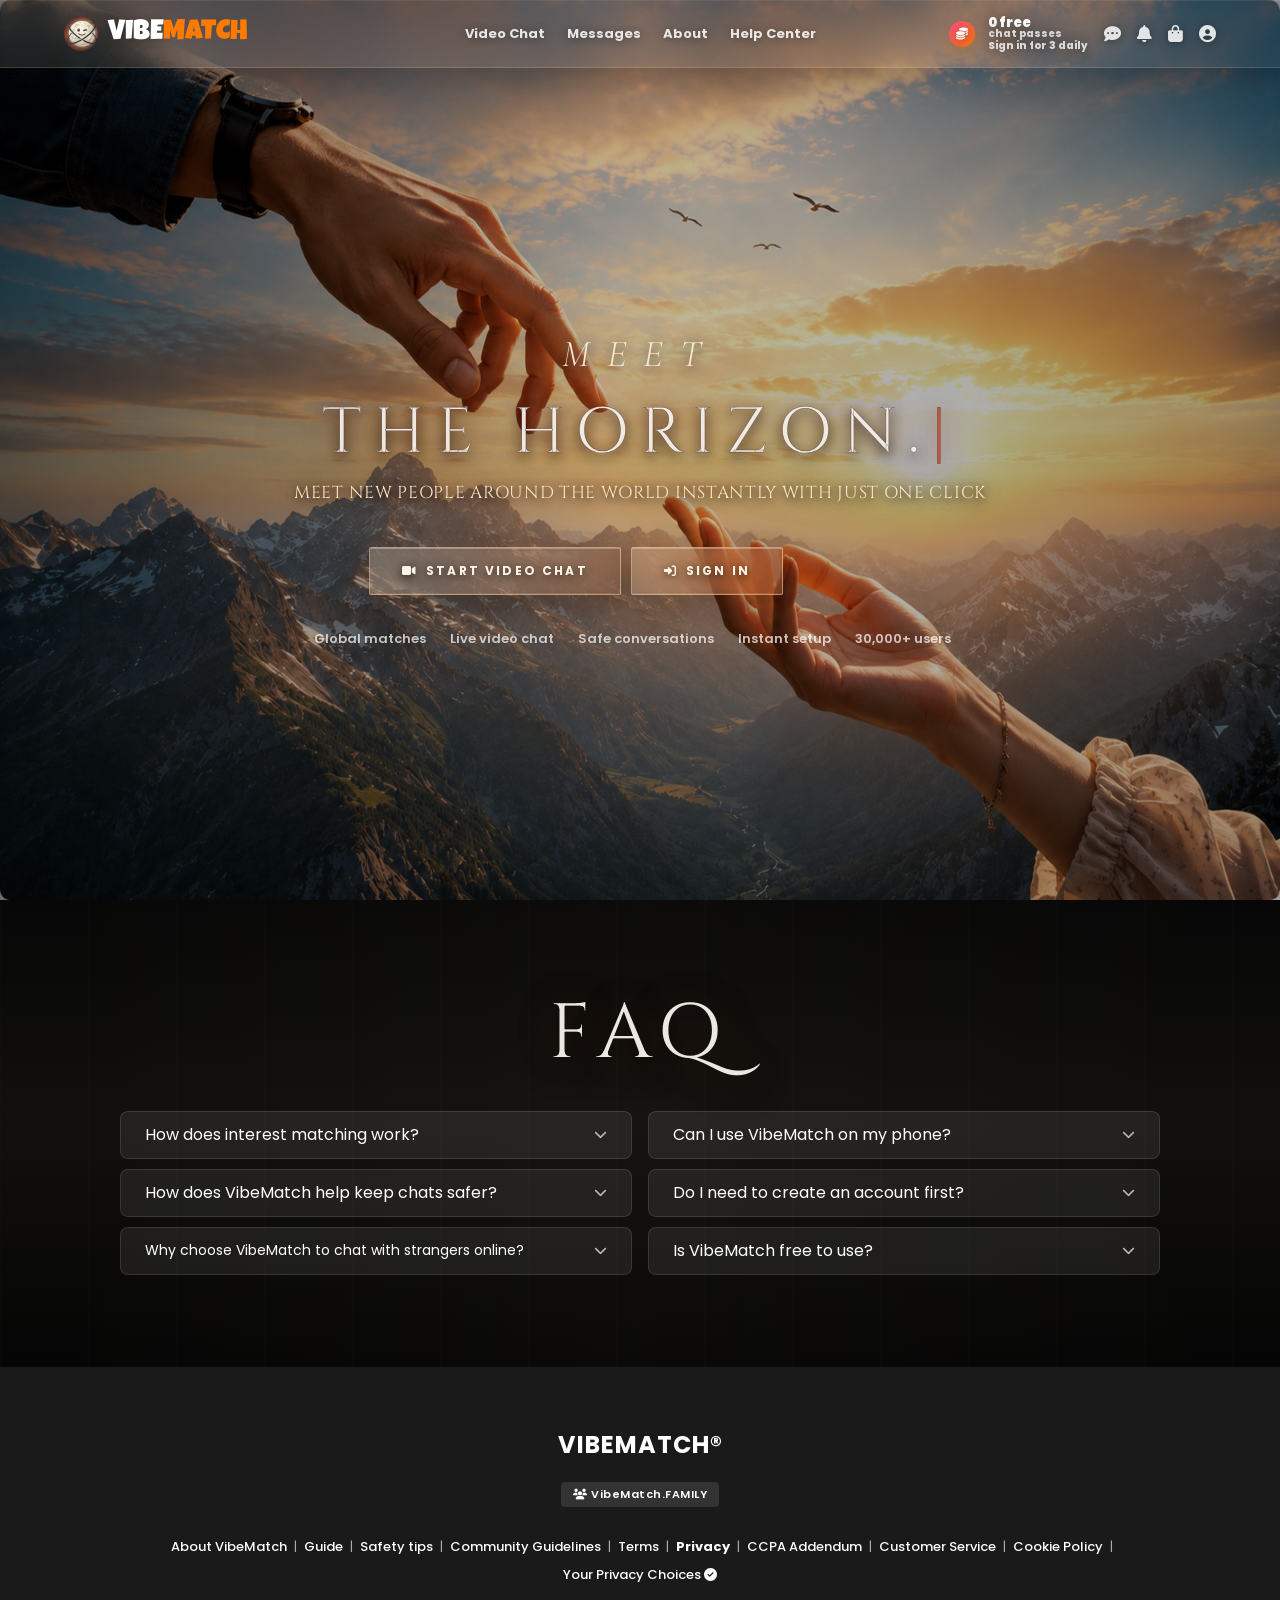
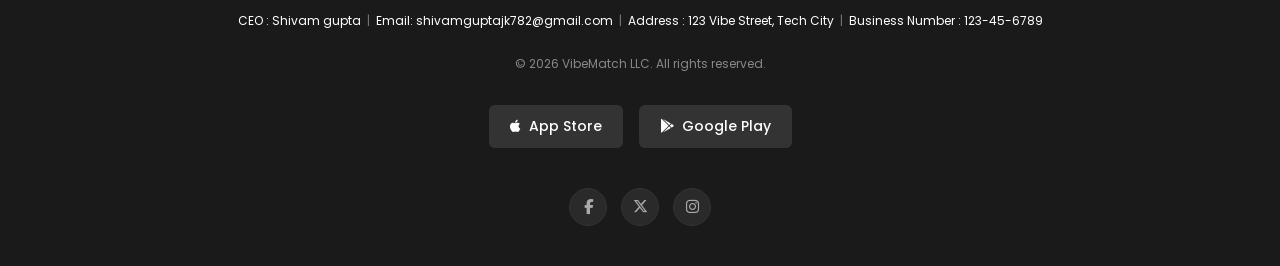
<file: index.html>
<!DOCTYPE html> 
<html lang="en">

<head>
    <meta charset="UTF-8">
    <meta name="viewport" content="width=device-width, initial-scale=1.0, maximum-scale=1.0, user-scalable=no, viewport-fit=cover">
    <meta name="description"
        content="VibeMatch - Meet new people around the world instantly with random video chat. No download, no credit card, 100% free.">
    <title>VibeMatch - Random Video Chat</title>
    <link rel="icon" type="image/png" href="favicon.png">
    <link rel="preload" as="image" href="homepage.mobile.png" media="(max-width: 700px)">
    <link href="https://fonts.googleapis.com/css2?family=Cinzel:wght@300;400;600&family=Cormorant+Garamond:ital,wght@0,300;1,300&family=Luckiest+Guy&family=Poppins:wght@300;400;500;600;700;800&display=swap" rel="stylesheet">
    <link rel="stylesheet" href="https://cdnjs.cloudflare.com/ajax/libs/font-awesome/6.5.1/css/all.min.css">
    <link rel="stylesheet" href="style.css?v=homepage-top-token-2">
    <link rel="stylesheet" href="responsive.css?v=community-nav-gap-1">
</head>

<body>

    <!-- Navbar -->
    <nav class="navbar" style="position: fixed; top: 0; left: 0; right: 0; width: 100%; z-index: 9999;">
        <div class="nav-left">
            <a href="#" class="logo">
                <img src="favicon.png" alt="Logo" class="nav-logo-img">
                <span class="logo-copy">
                    <span class="logo-text">VIBE<span class="logo-highlight">MATCH</span></span>
                </span>
            </a>
        </div>
        <ul class="nav-center">
            <li><a href="videochat.html" class="nav-link">Video Chat</a></li>
    <li><a href="message.html" class="nav-link">Messages</a></li>
    <li><a href="about.html" class="nav-link">About</a></li>
    <li><a href="help.html" class="nav-link">Help Center</a></li>
        </ul>
        <div class="home-token-slot" id="homeMessageTokenSlot" aria-label="Free daily chat passes"></div>
        <div class="nav-right">
            <a href="message.html" class="nav-icon" title="Messages">
                <i class="fas fa-comment-dots"></i>
                <span class="nav-count-badge" id="navMessageCount"></span>
            </a>
            <a href="notification.html" class="nav-icon" title="Notifications">
                <i class="fas fa-bell"></i>
                <span class="nav-count-badge" id="navNotificationCount"></span>
            </a>
            <a href="shop.html" class="nav-icon"  title="Shop">
                <i class="fas fa-shopping-bag"></i>
            </a>
            <a href="profile.html" class="nav-icon" title="Profile">
                <i class="fas fa-user-circle"></i>
                <img id="navProfilePhoto" class="nav-profile-photo" alt="Profile" style="display:none;">
            </a>
        </div>
        <div class="hamburger" id="hamburger">
            <span></span>
            <span></span>
            <span></span>
        </div>
    </nav>

    <!-- Hero Section -->

    <section class="hero">
        <div class="hero-content">
            <div class="static-meet">Meet</div>
            <h1 class="hero-title">
    <span id="typewriter" class="typewriter-text"></span><span class="cursor">|</span>
</h1>

            <p class="hero-description">
                <span class="hero-description-line">Meet new people around the world</span>
                <span class="hero-description-line">instantly with just one click</span>
            </p>

            
            <div class="hero-buttons">
                <button class="btn btn-primary" id="startChat">
                    <i class="fas fa-video"></i> Start Video Chat
                </button>
                <button class="btn btn-secondary" id="signIn" type="button">
                    <i class="fas fa-sign-in-alt"></i> Sign In
                </button>
            </div>

            <div class="features-row">
                <button class="feature-item" type="button" data-target="about.html">
                    <span class="feature-text">Global matches</span>
                </button>
                <button class="feature-item" type="button" data-target="videochat.html">
                    <span class="feature-text">Live video chat</span>
                </button>
                <button class="feature-item" type="button" data-target="help.html">
                    <span class="feature-text">Safe conversations</span>
                </button>
                <button class="feature-item" type="button" data-target="login.html">
                    <span class="feature-text">Instant setup</span>
                </button>
                <button class="feature-item" type="button" data-target="videochat.html">
                    <span id="featureUsersCount" class="feature-text">80,000+ users</span>
                </button>
            </div>
        </div>
    </section>

    <!-- FAQ Section -->
    <section class="faq-section" aria-labelledby="faqTitle">
        <div class="faq-inner">
            <span class="faq-spark" aria-hidden="true"></span>
            <h2 id="faqTitle">FAQ</h2>
            <div class="faq-list">
                <div class="faq-column">
                    <div class="faq-item">
                        <button class="faq-question" type="button" aria-expanded="false">
                            How does interest matching work?
                            <i class="fas fa-chevron-down"></i>
                        </button>
                        <div class="faq-answer">
                            <p>VibeMatch uses your selected country, language, and interests to connect you with people who feel more relevant to your vibe.</p>
                        </div>
                    </div>
                    <div class="faq-item">
                        <button class="faq-question" type="button" aria-expanded="false">
                            How does VibeMatch help keep chats safer?
                            <i class="fas fa-chevron-down"></i>
                        </button>
                        <div class="faq-answer">
                            <p>You can skip, stop, or report a chat anytime. VibeMatch is built to help you move away quickly if a conversation does not feel comfortable.</p>
                        </div>
                    </div>
                    <div class="faq-item">
                        <button class="faq-question faq-question--single-line" type="button" aria-expanded="false">
                            Why choose VibeMatch to chat with strangers online?
                            <i class="fas fa-chevron-down"></i>
                        </button>
                        <div class="faq-answer">
                            <p>It is fast, browser-based, and simple. You can start meeting new people without downloads, complicated setup, or a credit card.</p>
                        </div>
                    </div>
                </div>
                <div class="faq-column">
                    <div class="faq-item">
                        <button class="faq-question" type="button" aria-expanded="false">
                            Can I use VibeMatch on my phone?
                            <i class="fas fa-chevron-down"></i>
                        </button>
                        <div class="faq-answer">
                            <p>Yes. VibeMatch works on mobile, tablet, and desktop browsers, so you can start a video chat from the device you already use.</p>
                        </div>
                    </div>
                    <div class="faq-item">
                        <button class="faq-question" type="button" aria-expanded="false">
                            Do I need to create an account first?
                            <i class="fas fa-chevron-down"></i>
                        </button>
                        <div class="faq-answer">
                            <p>Yes, you need to create an account first. This helps VibeMatch keep your profile, preferences, and chat experience more organized and personalized.</p>
                        </div>
                    </div>
                    <div class="faq-item">
                        <button class="faq-question" type="button" aria-expanded="false">
                            Is VibeMatch free to use?
                            <i class="fas fa-chevron-down"></i>
                        </button>
                        <div class="faq-answer">
                            <p>Yes, VibeMatch is free to use for basic features and limited friend connections. If you want access to more advanced features, premium matching, and a richer chat experience, you can choose a subscription plan.</p>
                        </div>
                    </div>
                </div>
            </div>
        </div>
    </section>

    <!-- Footer -->
    <footer class="footer">
        <div class="footer-center-content">
            <h2 class="footer-logo">VIBEMATCH&reg;</h2>
            <div class="footer-badge">
                <i class="fas fa-users"></i> VibeMatch.FAMILY
            </div>
            
            <div class="footer-links">
                <a href="#" onclick="return false;">About VibeMatch</a> |
                <a href="#" onclick="return false;">Guide</a> |
                <a href="#" onclick="return false;">Safety tips</a> |
                <a href="community-guidelines.html" class="community-guidelines-link" data-open-guidelines="true">Community Guidelines</a> |
                <a href="#" onclick="return false;">Terms</a> |
                <a href="#" onclick="return false;" style="font-weight: bold; color: #fff;">Privacy</a> |
                <a href="#" onclick="return false;">CCPA Addendum</a> |
                <a href="#" onclick="return false;">Customer Service</a> |
                <a href="#" onclick="return false;">Cookie Policy</a> |
                <a href="#" onclick="return false;">Your Privacy Choices <i class="fas fa-check-circle"></i></a>
            </div>

            <div class="footer-info">
                <span class="footer-info-item">CEO : Shivam gupta</span>
                <span class="footer-divider">|</span>
                <span class="footer-info-item">Email: shivamguptajk782@gmail.com</span>
                <span class="footer-divider">|</span>
                <span class="footer-info-item">Address : 123 Vibe Street, Tech City</span>
                <span class="footer-divider">|</span>
                <span class="footer-info-item">Business Number : 123-45-6789</span>
            </div>
            
            <div class="footer-copyright">
                &copy; 2026 VibeMatch LLC. All rights reserved.
            </div>

            <div class="footer-apps">
                <a href="#" class="app-btn" onclick="return false;"><i class="fab fa-apple"></i> App Store</a>
                <a href="#" class="app-btn" onclick="return false;"><i class="fab fa-google-play"></i> Google Play</a>
            </div>

            <div class="social-icons centered-socials">
                <a href="#" onclick="return false;"><i class="fab fa-facebook-f"></i></a>
                <a href="#" onclick="return false;" title="X" aria-label="X"><i class="fab fa-x-twitter"></i></a>
                <a href="#" onclick="return false;"><i class="fab fa-instagram"></i></a>
            </div>
        </div>
    </footer>

    <script src="token-wallet.js?v=chat-pass-unlimited-1"></script>
    <script src="script.js?v=homepage-token-1"></script>
    
</body>
</html>
</file>
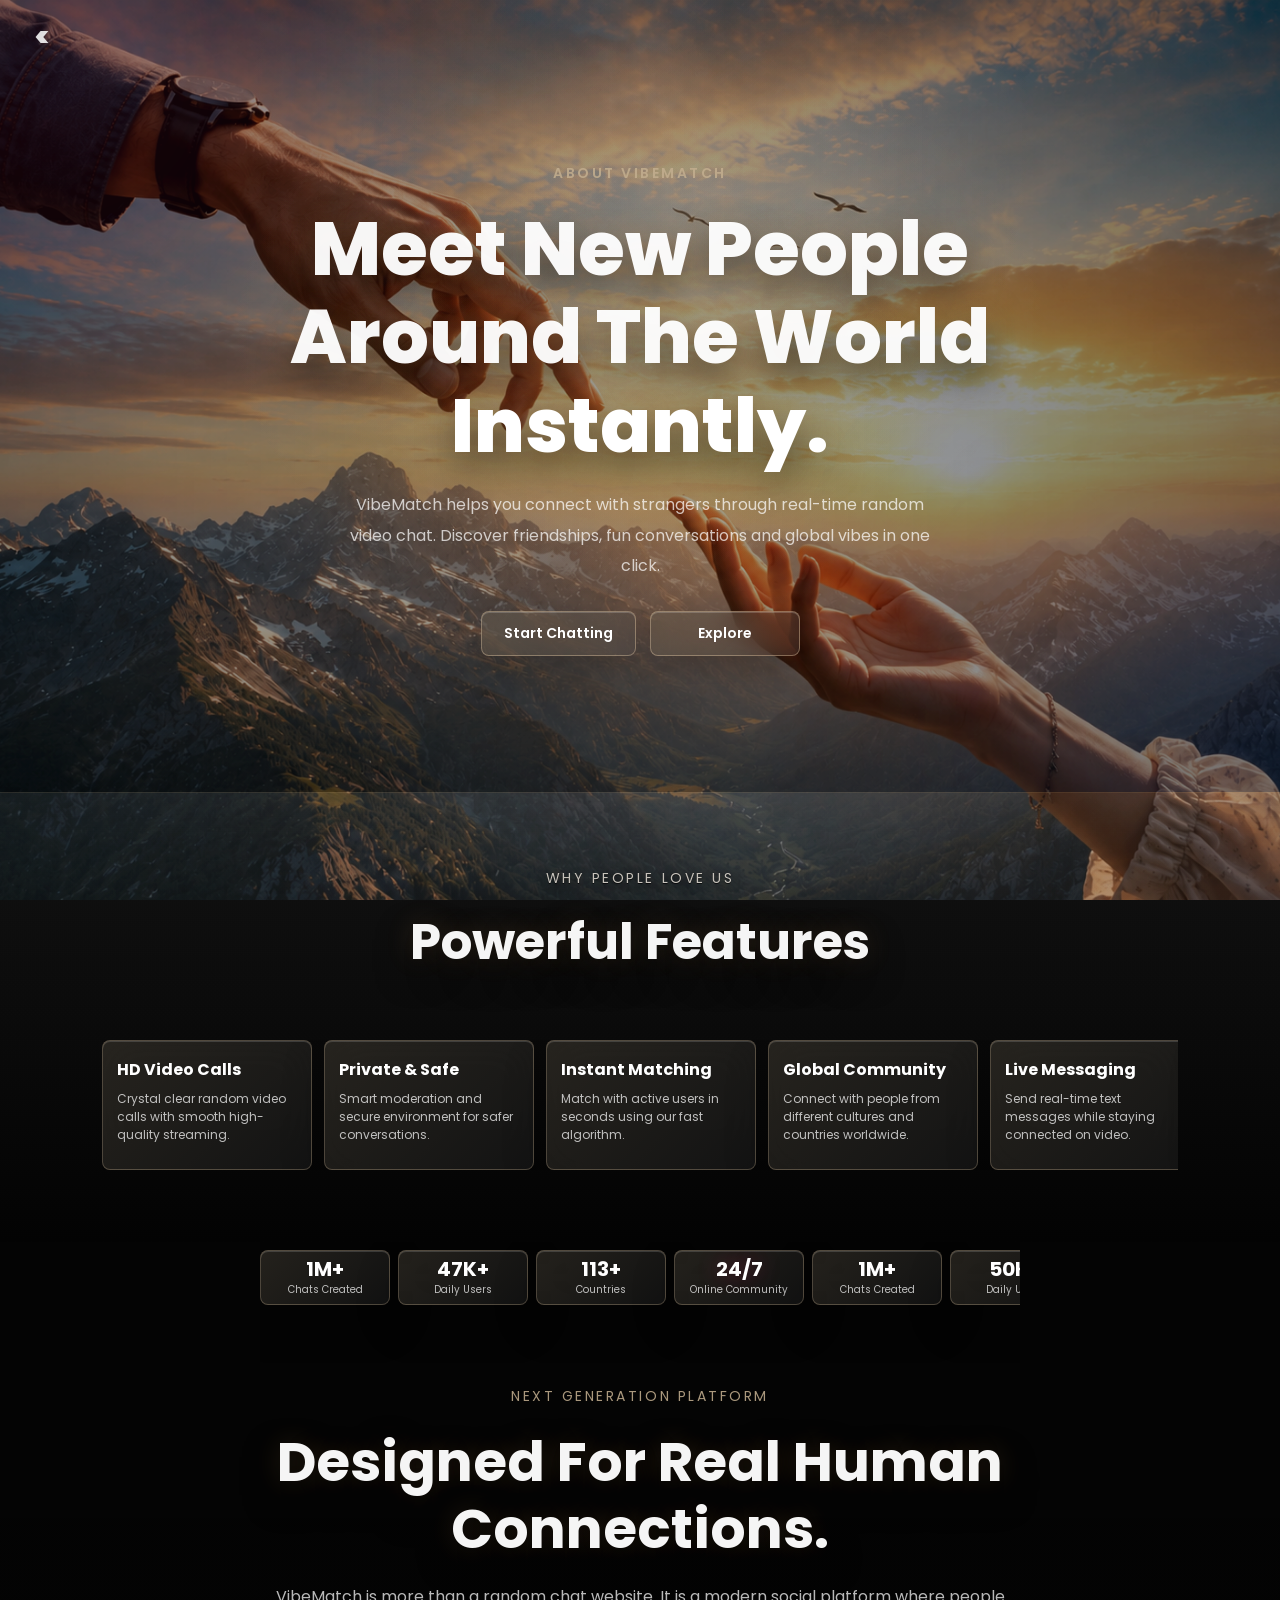
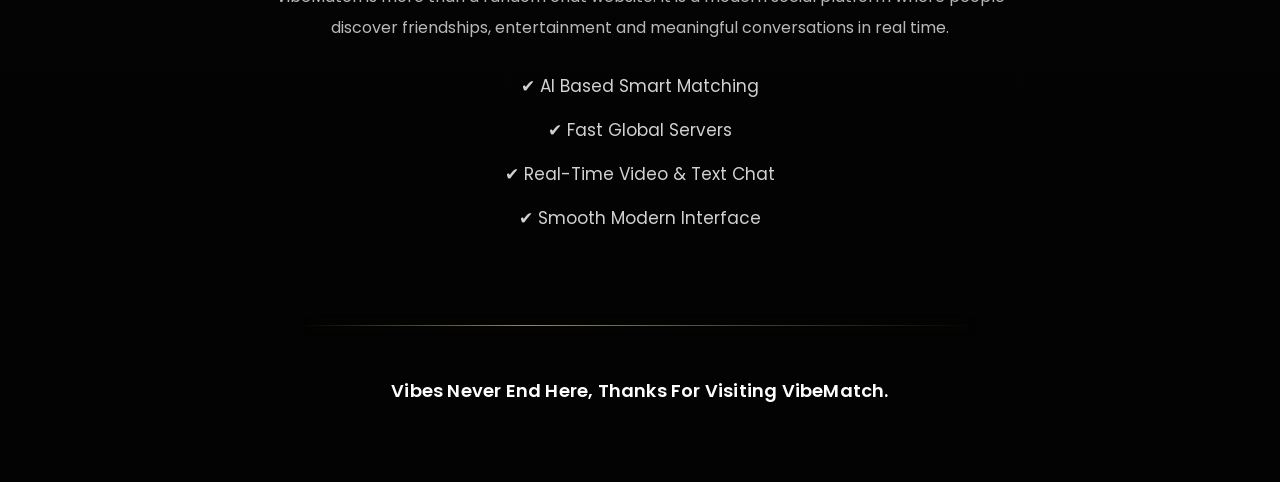
<file: about.html>
<!DOCTYPE html>
<html lang="en">

<head>
    <meta charset="UTF-8">

    <meta name="viewport"
          content="width=device-width,
                   initial-scale=1.0,
                   maximum-scale=1.0,
                   user-scalable=no,
                   viewport-fit=cover">

    <title>VibeMatch About Page</title>

    <!-- Google Font -->
    <link rel="preconnect" href="https://fonts.googleapis.com">
    <link rel="preconnect" href="https://fonts.gstatic.com" crossorigin>

    <link href="https://fonts.googleapis.com/css2?family=Poppins:wght@300;400;500;600;700;800&display=swap"
          rel="stylesheet">

    <!-- Font Awesome -->
    <link rel="stylesheet"
          href="https://cdnjs.cloudflare.com/ajax/libs/font-awesome/6.5.1/css/all.min.css">

    <!-- CSS -->
    <link rel="stylesheet" href="about.css">
    <link rel="stylesheet" href="responsive.css">
    <link rel="stylesheet" href="auto-carousel.css">
</head>

<body>

    <!-- BACK BUTTON -->
    <a href="index.html"
       class="back-btn"
       aria-label="Back to home"
       title="Back">

        <span aria-hidden="true">&lt;</span>

    </a>


    <!-- =========================
         ABOUT HERO SECTION
    ========================== -->

    <section class="about-hero">

        <!-- Background Blur -->
        <div class="hero-blur blur1"></div>
        <div class="hero-blur blur2"></div>


        <!-- Hero Content -->
        <div class="hero-content">

            <span class="mini-title">
                ABOUT VIBEMATCH
            </span>


            <h1>
                Meet New People <br>
                Around The World
                <span>Instantly.</span>
            </h1>


            <p>
                VibeMatch helps you connect with strangers through
                real-time random video chat. Discover friendships,
                fun conversations and global vibes in one click.
            </p>


            <!-- Buttons -->
            <div class="hero-buttons">

                <a href="message.html"
                   class="primary-btn">
                    Start Chatting
                </a>

                <a href="videochat.html"
                   class="secondary-btn">
                    Explore
                </a>

            </div>

        </div>


        <!-- Hero Image / Animation -->
        <div class="hero-image">

            <!-- Floating Card 1 -->
            <div class="floating-card card1">
                <span>
                    120+ Countries
                </span>
            </div>


            <!-- Floating Card 2 -->
            <div class="floating-card card2">
                <span>
                    ⚡ Fast Matching
                </span>
            </div>


            <!-- Main Circle -->
            <div class="main-circle">

                <div class="small-circle one"></div>

                <div class="small-circle two"></div>

                <div class="small-circle three"></div>

            </div>

        </div>

    </section>



    <!-- =========================
         FEATURES SECTION
    ========================== -->

    <section class="features-section">

        <!-- Heading -->
        <div class="section-heading">

            <span>
                WHY PEOPLE LOVE US
            </span>

            <h2>
                Powerful Features
            </h2>

        </div>


        <!-- Features -->
        <div class="features-grid"
             data-auto-carousel>


            <!-- Feature 1 -->
            <div class="feature-box">

                <h3>
                    HD Video Calls
                </h3>

                <p>
                    Crystal clear random video calls
                    with smooth high-quality streaming.
                </p>

            </div>


            <!-- Feature 2 -->
            <div class="feature-box">

                <h3>
                    Private & Safe
                </h3>

                <p>
                    Smart moderation and secure environment
                    for safer conversations.
                </p>

            </div>


            <!-- Feature 3 -->
            <div class="feature-box">

                <h3>
                    Instant Matching
                </h3>

                <p>
                    Match with active users in seconds
                    using our fast algorithm.
                </p>

            </div>


            <!-- Feature 4 -->
            <div class="feature-box">

                <h3>
                    Global Community
                </h3>

                <p>
                    Connect with people from different
                    cultures and countries worldwide.
                </p>

            </div>


            <!-- Feature 5 -->
            <div class="feature-box">

                <h3>
                    Live Messaging
                </h3>

                <p>
                    Send real-time text messages while
                    staying connected on video.
                </p>

            </div>


            <!-- Feature 6 -->
            <div class="feature-box">

                <h3>
                    Mobile Friendly
                </h3>

                <p>
                    Enjoy smooth chatting experience on
                    every device and screen size.
                </p>

            </div>

        </div>

    </section>



    <!-- =========================
         STATS SECTION
    ========================== -->

    <section class="stats-section"
             data-auto-carousel>


        <!-- Stat 1 -->
        <div class="stats-box">

            <h2>
                1M+
            </h2>

            <p>
                Chats Created
            </p>

        </div>


        <!-- Stat 2 -->
        <div class="stats-box">

            <h2>
                50K+
            </h2>

            <p>
                Daily Users
            </p>

        </div>


        <!-- Stat 3 -->
        <div class="stats-box">

            <h2>
                120+
            </h2>

            <p>
                Countries
            </p>

        </div>


        <!-- Stat 4 -->
        <div class="stats-box">

            <h2>
                24/7
            </h2>

            <p>
                Online Community
            </p>

        </div>

    </section>



    <!-- =========================
         PREMIUM SECTION
    ========================== -->

    <section class="premium-section">


        <!-- Left Content -->
        <div class="premium-left">

            <span class="premium-tag">
                NEXT GENERATION PLATFORM
            </span>


            <h2>
                Designed For Real Human Connections.
            </h2>


            <p>
                VibeMatch is more than a random chat website.
                It is a modern social platform where people
                discover friendships, entertainment and
                meaningful conversations in real time.
            </p>


            <!-- Features List -->
            <ul>

                <li>
                    ✔ AI Based Smart Matching
                </li>

                <li>
                    ✔ Fast Global Servers
                </li>

                <li>
                    ✔ Real-Time Video & Text Chat
                </li>

                <li>
                    ✔ Smooth Modern Interface
                </li>

            </ul>

        </div>

    </section>



    <!-- =========================
         CLOSING LINE
    ========================== -->

    <p class="closing-line">
        Vibes Never End Here, Thanks For Visiting VibeMatch.
    </p>



    <!-- =========================
         JAVASCRIPT
    ========================== -->

    <script src="about.js"></script>

    <script src="auto-carousel.js"></script>

</body>

</html>
</file>
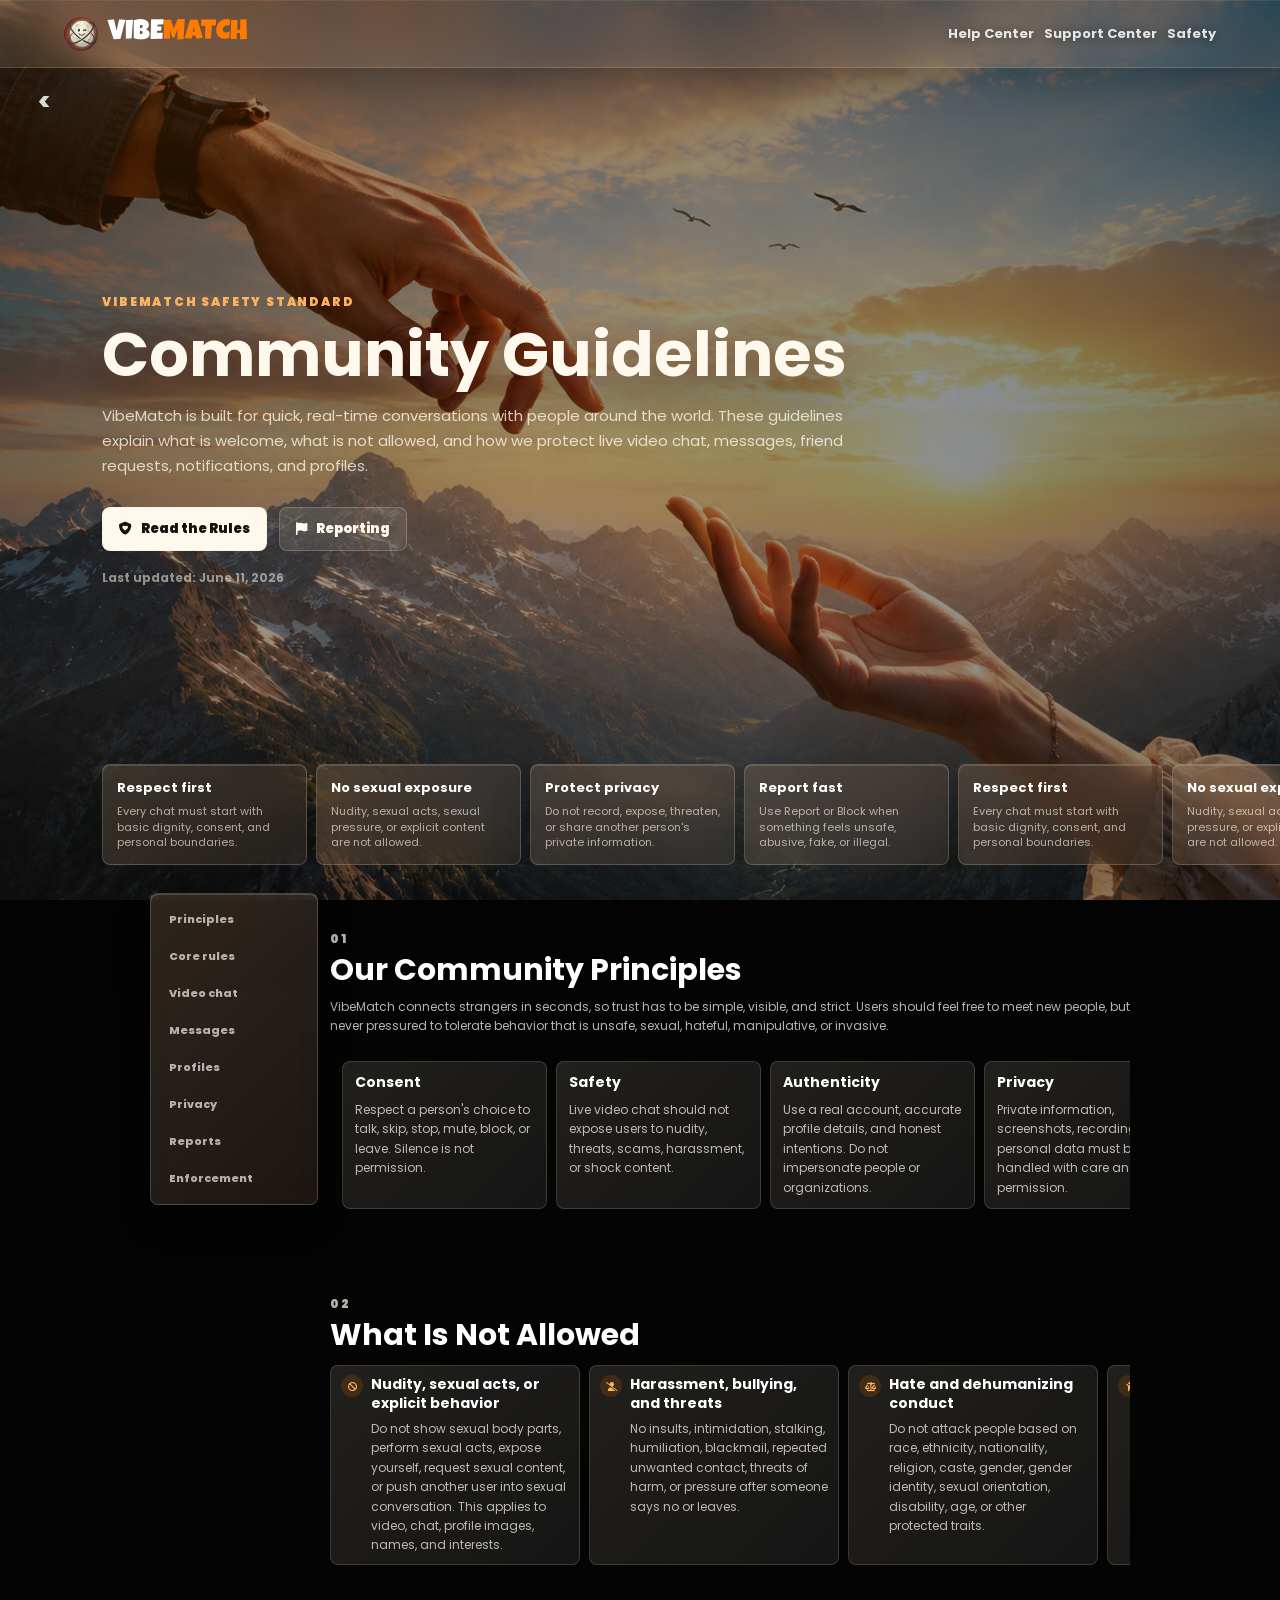
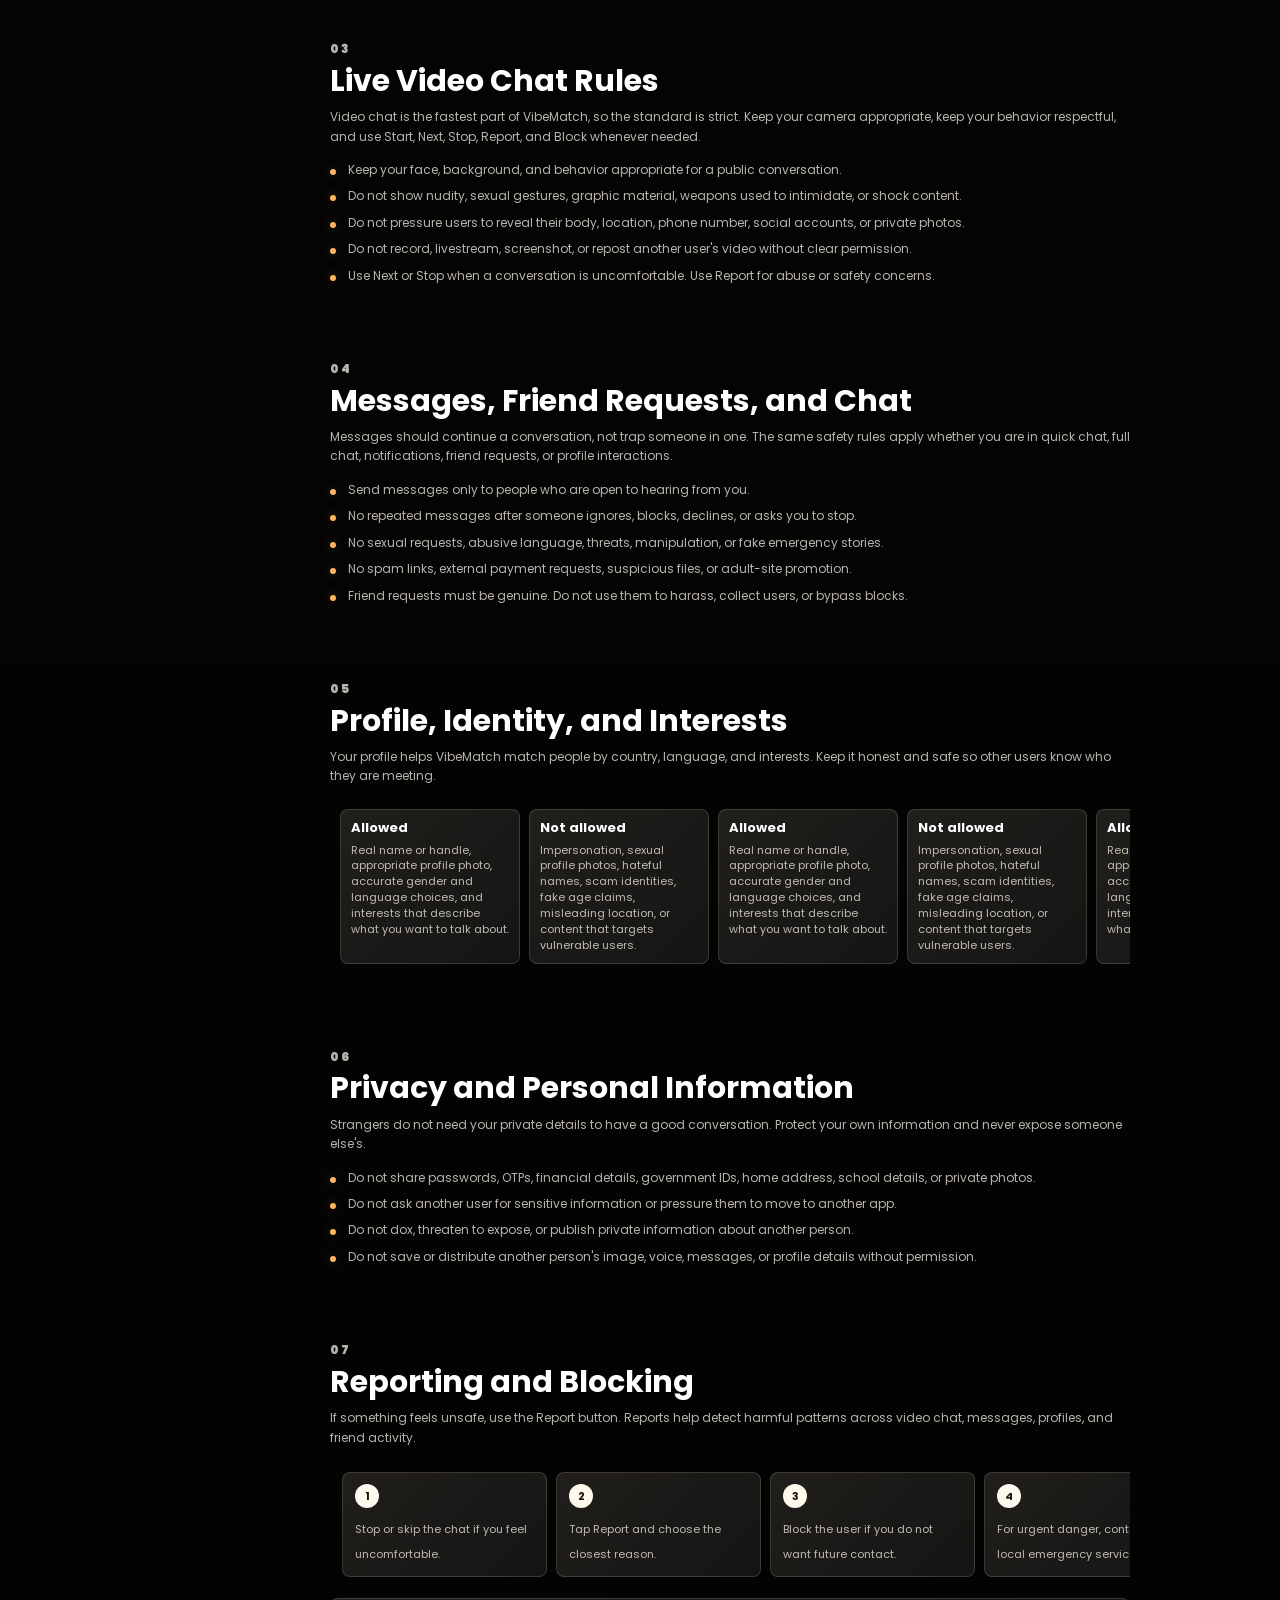
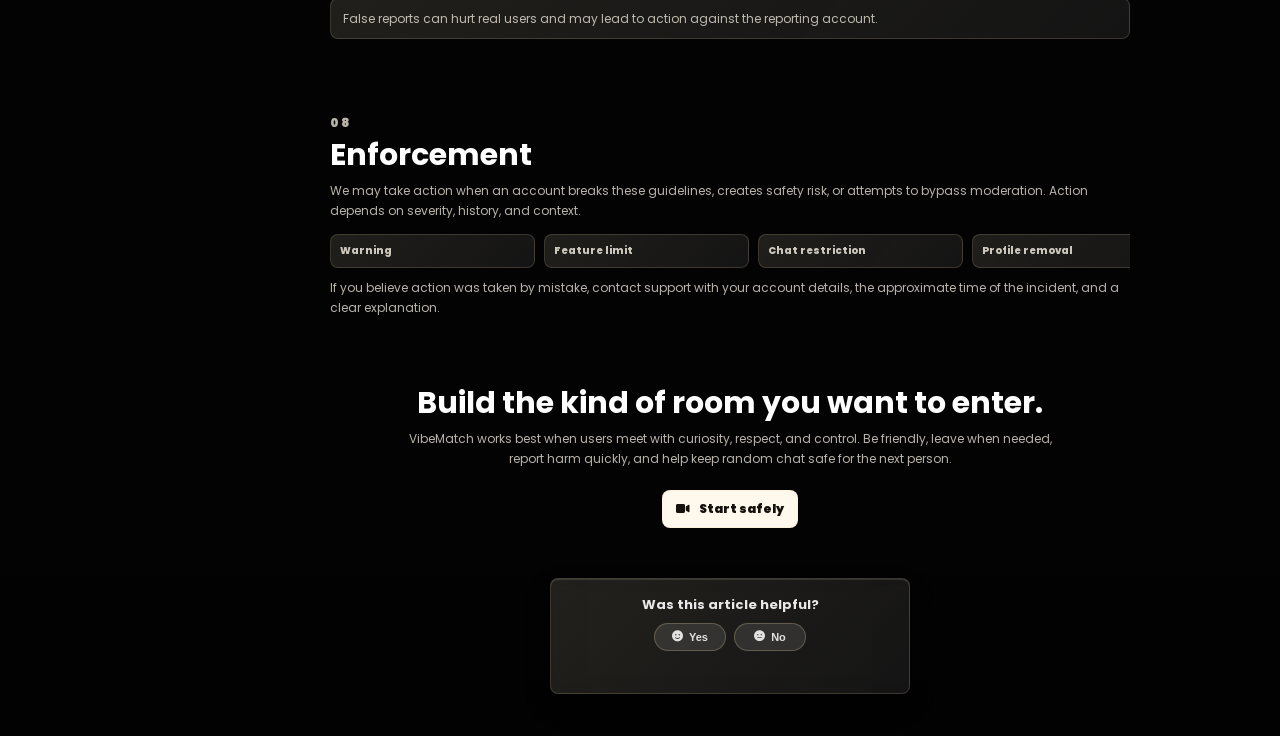
<file: community-guidelines.html>
<!DOCTYPE html>
<html lang="en">
<head>
    <meta charset="UTF-8">
    <meta name="viewport" content="width=device-width, initial-scale=1.0, maximum-scale=1.0, user-scalable=no, viewport-fit=cover">
    <meta name="description" content="VibeMatch Community Guidelines for safe random video chat, messages, profiles, reporting, and account conduct.">
    <title>Community Guidelines - VibeMatch</title>
    <link rel="icon" type="image/png" href="favicon.png">
    <link href="https://fonts.googleapis.com/css2?family=Luckiest+Guy&family=Poppins:wght@300;400;500;600;700;800&display=swap" rel="stylesheet">
    <link rel="stylesheet" href="https://cdnjs.cloudflare.com/ajax/libs/font-awesome/6.5.1/css/all.min.css">
    <link rel="stylesheet" href="community-guidelines.css?v=carousel-restored-1">
    <link rel="stylesheet" href="responsive.css">
    <link rel="stylesheet" href="auto-carousel.css">
</head>
<body class="community-guidelines-page">
    <header class="guidelines-topbar">
        <a href="index.html" class="brand-link" aria-label="VibeMatch home">
            <img src="favicon.png" alt="VibeMatch logo">
            <span>VIBE<span>MATCH</span></span>
        </a>
        <nav class="guidelines-nav" aria-label="Guidelines navigation">
            <a href="help.html">Help Center</a>
            <a href="help.html#support-line">Support Center</a>
            <a href="profile.html#security">Safety</a>
        </nav>
    </header>

    <main>
        <section class="guidelines-hero">
            <a href="index.html" class="back-link" aria-label="Back to home" title="Back">
                <span aria-hidden="true">&lt;</span>
            </a>
            <p class="eyebrow">VibeMatch Safety Standard</p>
            <h1>Community Guidelines</h1>
            <p class="hero-copy">
                VibeMatch is built for quick, real-time conversations with people around the world. These guidelines explain what is welcome, what is not allowed, and how we protect live video chat, messages, friend requests, notifications, and profiles.
            </p>
            <div class="hero-actions">
                <a href="#core-rules"><i class="fas fa-shield-heart"></i> Read the Rules</a>
                <a href="#reporting" class="secondary-action"><i class="fas fa-flag"></i> Reporting</a>
            </div>
            <p class="last-updated">Last updated: June 11, 2026</p>
        </section>

        <section class="quick-standard" aria-label="Community standard summary" data-auto-carousel>
            <article>
                <strong>Respect first</strong>
                <span>Every chat must start with basic dignity, consent, and personal boundaries.</span>
            </article>
            <article>
                <strong>No sexual exposure</strong>
                <span>Nudity, sexual acts, sexual pressure, or explicit content are not allowed.</span>
            </article>
            <article>
                <strong>Protect privacy</strong>
                <span>Do not record, expose, threaten, or share another person's private information.</span>
            </article>
            <article>
                <strong>Report fast</strong>
                <span>Use Report or Block when something feels unsafe, abusive, fake, or illegal.</span>
            </article>
        </section>

        <section class="guidelines-layout">
            <aside class="guidelines-index" aria-label="Page sections">
                <a href="#principles">Principles</a>
                <a href="#core-rules">Core rules</a>
                <a href="#video-chat">Video chat</a>
                <a href="#messages">Messages</a>
                <a href="#profiles">Profiles</a>
                <a href="#privacy">Privacy</a>
                <a href="#reporting">Reports</a>
                <a href="#enforcement">Enforcement</a>
            </aside>

            <div class="guidelines-content">
                <section class="policy-section" id="principles">
                    <p class="section-label">01</p>
                    <h2>Our Community Principles</h2>
                    <p>
                        VibeMatch connects strangers in seconds, so trust has to be simple, visible, and strict. Users should feel free to meet new people, but never pressured to tolerate behavior that is unsafe, sexual, hateful, manipulative, or invasive.
                    </p>
                    <div class="rule-grid" data-auto-carousel>
                        <div>
                            <h3>Consent</h3>
                            <p>Respect a person's choice to talk, skip, stop, mute, block, or leave. Silence is not permission.</p>
                        </div>
                        <div>
                            <h3>Safety</h3>
                            <p>Live video chat should not expose users to nudity, threats, scams, harassment, or shock content.</p>
                        </div>
                        <div>
                            <h3>Authenticity</h3>
                            <p>Use a real account, accurate profile details, and honest intentions. Do not impersonate people or organizations.</p>
                        </div>
                        <div>
                            <h3>Privacy</h3>
                            <p>Private information, screenshots, recordings, and personal data must be handled with care and permission.</p>
                        </div>
                    </div>
                </section>

                <section class="policy-section" id="core-rules">
                    <p class="section-label">02</p>
                    <h2>What Is Not Allowed</h2>
                    <div class="rule-list" data-auto-carousel>
                        <article>
                            <i class="fas fa-ban"></i>
                            <div>
                                <h3>Nudity, sexual acts, or explicit behavior</h3>
                                <p>Do not show sexual body parts, perform sexual acts, expose yourself, request sexual content, or push another user into sexual conversation. This applies to video, chat, profile images, names, and interests.</p>
                            </div>
                        </article>
                        <article>
                            <i class="fas fa-user-slash"></i>
                            <div>
                                <h3>Harassment, bullying, and threats</h3>
                                <p>No insults, intimidation, stalking, humiliation, blackmail, repeated unwanted contact, threats of harm, or pressure after someone says no or leaves.</p>
                            </div>
                        </article>
                        <article>
                            <i class="fas fa-scale-balanced"></i>
                            <div>
                                <h3>Hate and dehumanizing conduct</h3>
                                <p>Do not attack people based on race, ethnicity, nationality, religion, caste, gender, gender identity, sexual orientation, disability, age, or other protected traits.</p>
                            </div>
                        </article>
                        <article>
                            <i class="fas fa-child-reaching"></i>
                            <div>
                                <h3>Minor safety violations</h3>
                                <p>Sexual, romantic, exploitative, or grooming behavior involving minors is forbidden. If a user appears underage or unsafe, stop the chat and report immediately.</p>
                            </div>
                        </article>
                        <article>
                            <i class="fas fa-robot"></i>
                            <div>
                                <h3>Spam, scams, and fake activity</h3>
                                <p>No bots, phishing links, fake giveaways, investment tricks, adult-site promotion, malware, repeated advertising, or attempts to move users into unsafe external channels.</p>
                            </div>
                        </article>
                        <article>
                            <i class="fas fa-triangle-exclamation"></i>
                            <div>
                                <h3>Illegal or dangerous content</h3>
                                <p>Do not promote violence, weapons misuse, drugs, self-harm instructions, human trafficking, exploitation, or any activity that creates real-world danger.</p>
                            </div>
                        </article>
                    </div>
                </section>

                <section class="policy-section" id="video-chat">
                    <p class="section-label">03</p>
                    <h2>Live Video Chat Rules</h2>
                    <p>
                        Video chat is the fastest part of VibeMatch, so the standard is strict. Keep your camera appropriate, keep your behavior respectful, and use Start, Next, Stop, Report, and Block whenever needed.
                    </p>
                    <ul class="check-list">
                        <li>Keep your face, background, and behavior appropriate for a public conversation.</li>
                        <li>Do not show nudity, sexual gestures, graphic material, weapons used to intimidate, or shock content.</li>
                        <li>Do not pressure users to reveal their body, location, phone number, social accounts, or private photos.</li>
                        <li>Do not record, livestream, screenshot, or repost another user's video without clear permission.</li>
                        <li>Use Next or Stop when a conversation is uncomfortable. Use Report for abuse or safety concerns.</li>
                    </ul>
                </section>

                <section class="policy-section" id="messages">
                    <p class="section-label">04</p>
                    <h2>Messages, Friend Requests, and Chat</h2>
                    <p>
                        Messages should continue a conversation, not trap someone in one. The same safety rules apply whether you are in quick chat, full chat, notifications, friend requests, or profile interactions.
                    </p>
                    <ul class="check-list">
                        <li>Send messages only to people who are open to hearing from you.</li>
                        <li>No repeated messages after someone ignores, blocks, declines, or asks you to stop.</li>
                        <li>No sexual requests, abusive language, threats, manipulation, or fake emergency stories.</li>
                        <li>No spam links, external payment requests, suspicious files, or adult-site promotion.</li>
                        <li>Friend requests must be genuine. Do not use them to harass, collect users, or bypass blocks.</li>
                    </ul>
                </section>

                <section class="policy-section" id="profiles">
                    <p class="section-label">05</p>
                    <h2>Profile, Identity, and Interests</h2>
                    <p>
                        Your profile helps VibeMatch match people by country, language, and interests. Keep it honest and safe so other users know who they are meeting.
                    </p>
                    <div class="split-rules" data-auto-carousel>
                        <div>
                            <h3>Allowed</h3>
                            <p>Real name or handle, appropriate profile photo, accurate gender and language choices, and interests that describe what you want to talk about.</p>
                        </div>
                        <div>
                            <h3>Not allowed</h3>
                            <p>Impersonation, sexual profile photos, hateful names, scam identities, fake age claims, misleading location, or content that targets vulnerable users.</p>
                        </div>
                    </div>
                </section>

                <section class="policy-section" id="privacy">
                    <p class="section-label">06</p>
                    <h2>Privacy and Personal Information</h2>
                    <p>
                        Strangers do not need your private details to have a good conversation. Protect your own information and never expose someone else's.
                    </p>
                    <ul class="check-list">
                        <li>Do not share passwords, OTPs, financial details, government IDs, home address, school details, or private photos.</li>
                        <li>Do not ask another user for sensitive information or pressure them to move to another app.</li>
                        <li>Do not dox, threaten to expose, or publish private information about another person.</li>
                        <li>Do not save or distribute another person's image, voice, messages, or profile details without permission.</li>
                    </ul>
                </section>

                <section class="policy-section" id="reporting">
                    <p class="section-label">07</p>
                    <h2>Reporting and Blocking</h2>
                    <p>
                        If something feels unsafe, use the Report button. Reports help detect harmful patterns across video chat, messages, profiles, and friend activity.
                    </p>
                    <div class="report-steps" data-auto-carousel>
                        <div><strong>1</strong><span>Stop or skip the chat if you feel uncomfortable.</span></div>
                        <div><strong>2</strong><span>Tap Report and choose the closest reason.</span></div>
                        <div><strong>3</strong><span>Block the user if you do not want future contact.</span></div>
                        <div><strong>4</strong><span>For urgent danger, contact local emergency services first.</span></div>
                    </div>
                    <p class="note">
                        False reports can hurt real users and may lead to action against the reporting account.
                    </p>
                </section>

                <section class="policy-section" id="enforcement">
                    <p class="section-label">08</p>
                    <h2>Enforcement</h2>
                    <p>
                        We may take action when an account breaks these guidelines, creates safety risk, or attempts to bypass moderation. Action depends on severity, history, and context.
                    </p>
                    <div class="enforcement-grid" data-auto-carousel>
                        <span>Warning</span>
                        <span>Feature limit</span>
                        <span>Chat restriction</span>
                        <span>Profile removal</span>
                        <span>Temporary suspension</span>
                        <span>Permanent ban</span>
                        <span>Device or account block</span>
                        <span>Escalation for illegal harm</span>
                    </div>
                    <p>
                        If you believe action was taken by mistake, contact support with your account details, the approximate time of the incident, and a clear explanation.
                    </p>
                </section>

                <section class="policy-section closing-section">
                    <h2>Build the kind of room you want to enter.</h2>
                    <p>
                        VibeMatch works best when users meet with curiosity, respect, and control. Be friendly, leave when needed, report harm quickly, and help keep random chat safe for the next person.
                    </p>
                    <a href="videochat.html" class="start-safe-link"><i class="fas fa-video"></i> Start safely</a>
                </section>

                <section class="guideline-feedback" aria-label="Guideline feedback">
                    <h2>Was this article helpful?</h2>
                    <div class="feedback-actions">
                        <button type="button" class="feedback-choice" data-feedback="yes"><i class="fas fa-face-smile"></i> Yes</button>
                        <button type="button" class="feedback-choice" data-feedback="no"><i class="fas fa-face-meh"></i> No</button>
                    </div>
                    <p class="feedback-message" aria-live="polite"></p>
                    <form class="feedback-form" hidden>
                        <label for="guidelineFeedbackText">Tell us what was missing</label>
                        <textarea id="guidelineFeedbackText" rows="3" placeholder="Tell us what was confusing or missing..."></textarea>
                        <button type="submit">Send</button>
                    </form>
                </section>
            </div>
        </section>
    </main>
    <script src="auto-carousel.js"></script>
    <script src="community-guidelines.js"></script>
</body>
</html>
</file>
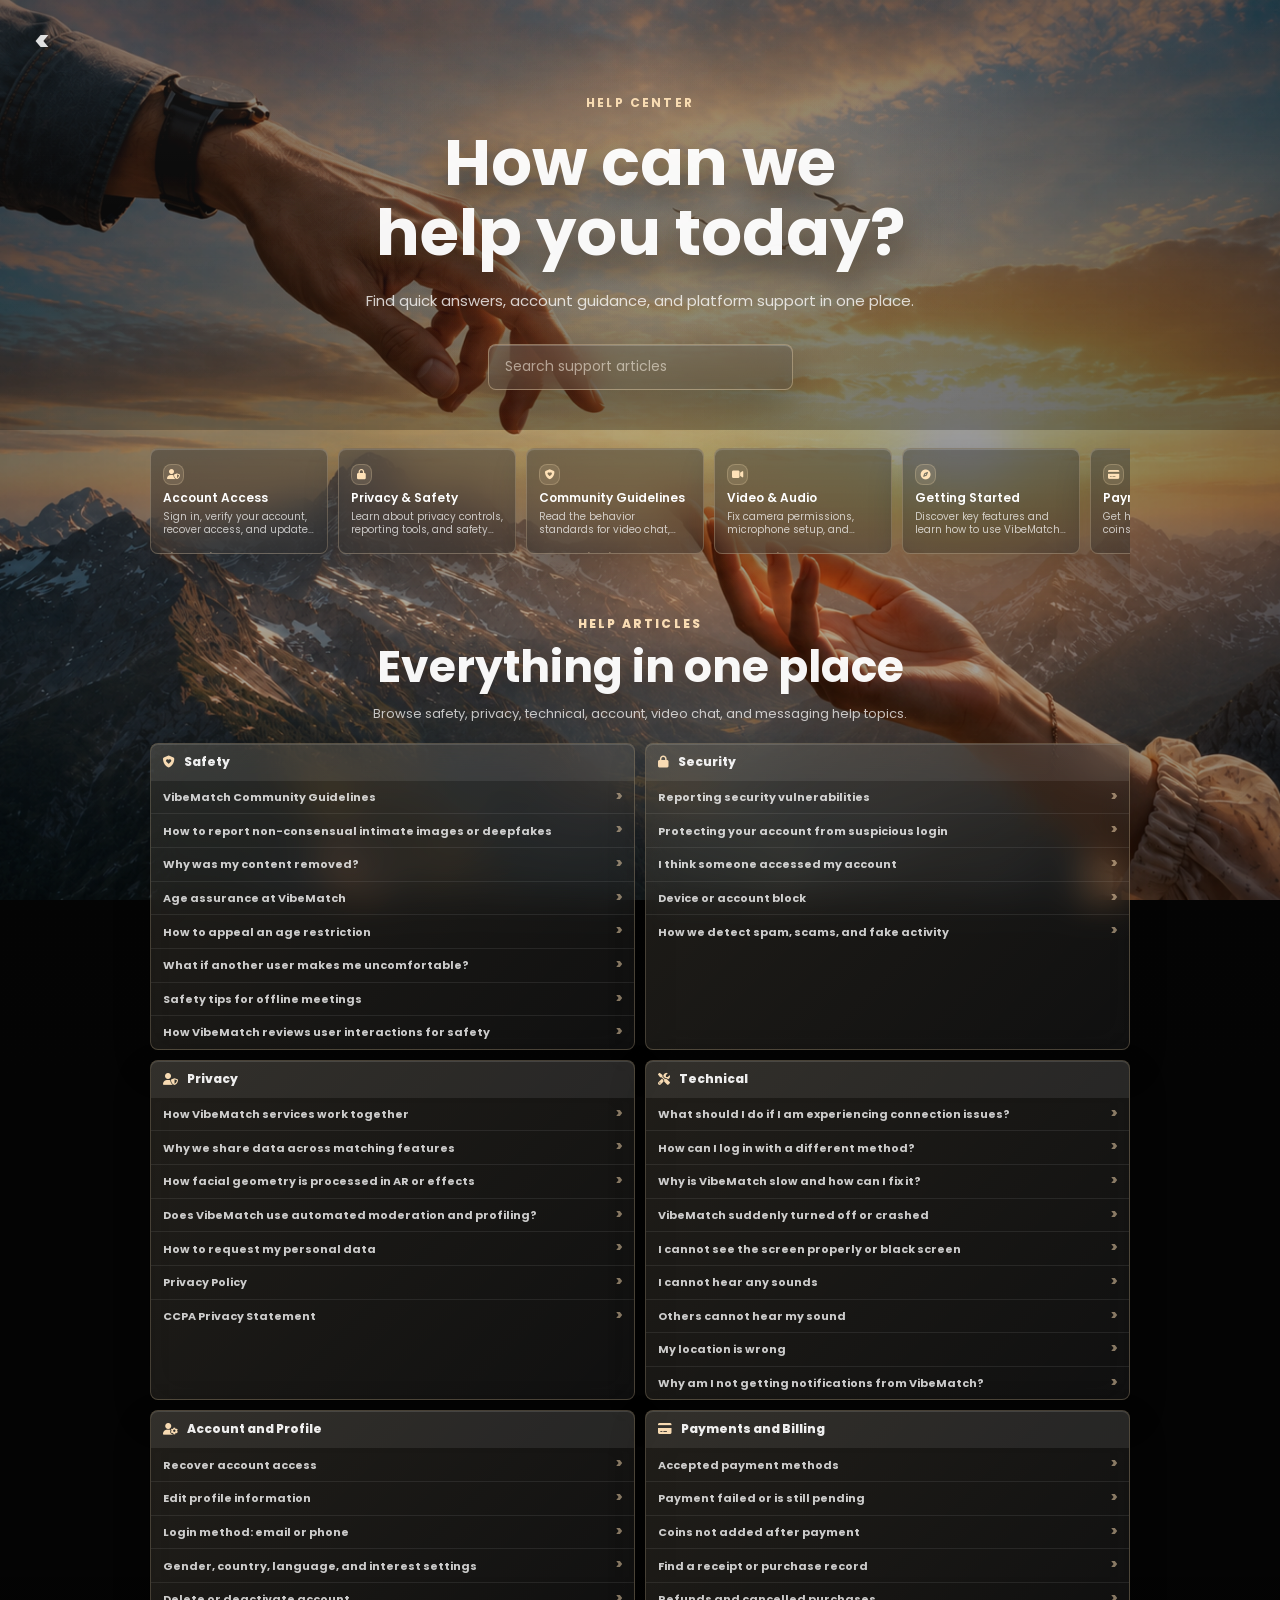
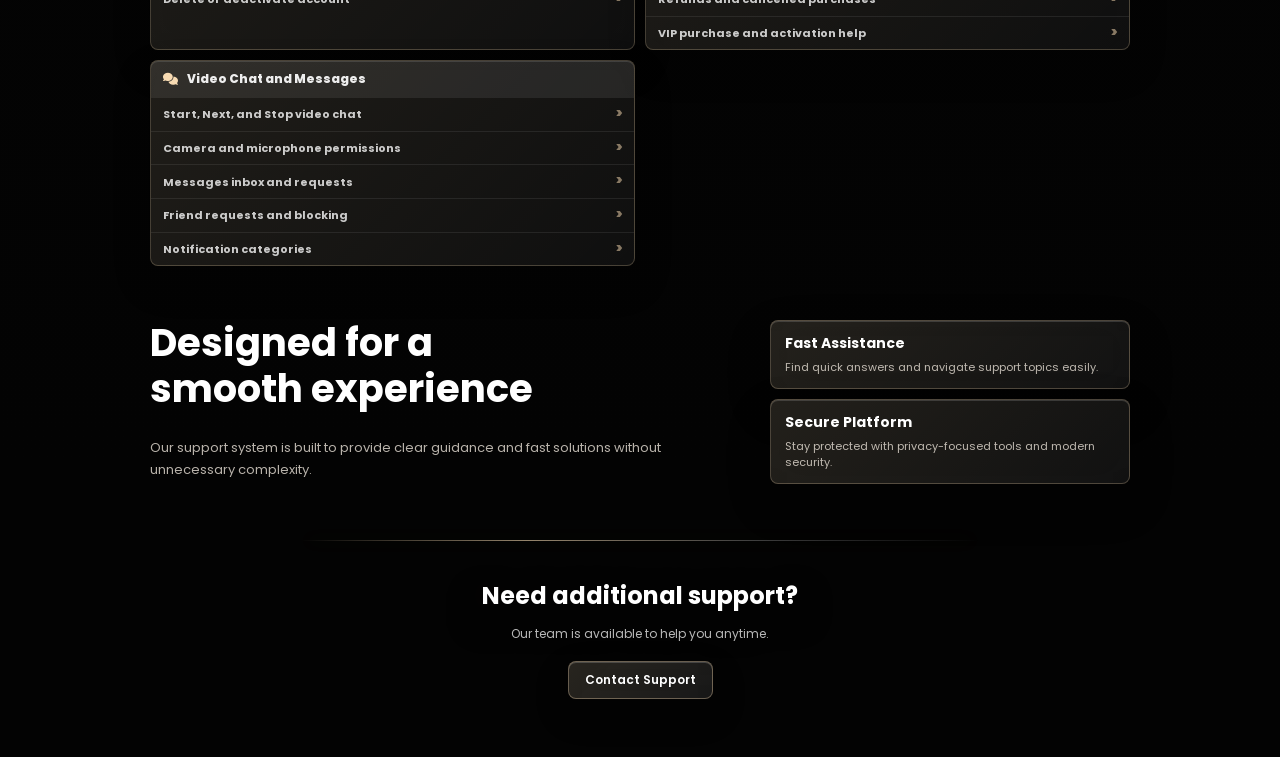
<file: help.html>
<!DOCTYPE html>
<html lang="en">

<head>
    <meta charset="UTF-8">
    <meta name="viewport" content="width=device-width, initial-scale=1.0, maximum-scale=1.0, user-scalable=no, viewport-fit=cover">
    <title>VibeMatch Help Center</title>

    <link href="https://fonts.googleapis.com/css2?family=Luckiest+Guy&family=Poppins:wght@300;400;500;600;700&display=swap" rel="stylesheet">
    <link rel="stylesheet" href="https://cdnjs.cloudflare.com/ajax/libs/font-awesome/6.5.1/css/all.min.css">
    <link rel="stylesheet" href="help.css">
    <link rel="stylesheet" href="responsive.css">
    <link rel="stylesheet" href="auto-carousel.css">
</head>

<body>

    <a href="index.html" class="back-btn" aria-label="Back" title="Back" style="color:rgba(255,255,255,0.86);background:transparent;border:0;box-shadow:none;">
        <span class="back-sign" aria-hidden="true" style="color:rgba(255,255,255,0.86);">&lt;</span>
    </a>

    <!-- HERO SECTION -->

    <section class="hero">

        <span>Help Center</span>

        <h1>How can we help you today?</h1>

        <p>
            Find quick answers, account guidance, and platform support in one place.
        </p>

        <div class="search-box">
            <input type="text" placeholder="Search support articles">
        </div>

    </section>

    <!-- SUPPORT GRID -->

    <section class="support-grid" data-auto-carousel>

        <div class="support-card">
            <div class="support-icon"><i class="fas fa-user-shield"></i></div>
            <h2>Account Access</h2>

            <p>
                Sign in, verify your account, recover access, and update profile settings.
            </p>

            <a href="#">View Articles</a>
        </div>

        <div class="support-card">
            <div class="support-icon"><i class="fas fa-lock"></i></div>
            <h2>Privacy & Safety</h2>

            <p>
                Learn about privacy controls, reporting tools, and safety guidelines.
            </p>

            <a href="community-guidelines.html">Learn More</a>
        </div>

        <div class="support-card">
            <div class="support-icon"><i class="fas fa-shield-heart"></i></div>
            <h2>Community Guidelines</h2>

            <p>
                Read the behavior standards for video chat, messages, friend requests, privacy, and reporting.
            </p>

            <a href="community-guidelines.html">Read Guidelines</a>
        </div>

        <div class="support-card">
            <div class="support-icon"><i class="fas fa-video"></i></div>
            <h2>Video & Audio</h2>

            <p>
                Fix camera permissions, microphone setup, and browser compatibility.
            </p>

            <a href="#">Open Guide</a>
        </div>

        <div class="support-card">
            <div class="support-icon"><i class="fas fa-compass"></i></div>
            <h2>Getting Started</h2>

            <p>
                Discover key features and learn how to use VibeMatch smoothly.
            </p>

            <a href="#">Start Here</a>
        </div>

        <div class="support-card">
            <div class="support-icon"><i class="fas fa-credit-card"></i></div>
            <h2>Payments & Billing</h2>

            <p>
                Get help with payments, coins, receipts, refunds, and pending purchases.
            </p>

            <a href="#payments">Payment Help</a>
        </div>

    </section>

    <!-- SUPPORT LIBRARY -->

    <section class="support-library" aria-label="Help article directory">
        <div class="library-heading">
            <span>Help Articles</span>
            <h2>Everything in one place</h2>
            <p>Browse safety, privacy, technical, account, video chat, and messaging help topics.</p>
        </div>

        <div class="library-grid">
            <article class="library-category" data-library-category="Safety">
                <h3><i class="fas fa-shield-heart"></i> Safety</h3>
                <button class="library-article" type="button" data-category="Safety" data-summary="Read the core behavior rules for video chat, messages, profiles, and reporting.">VibeMatch Community Guidelines</button>
                <button class="library-article" type="button" data-category="Safety" data-summary="Learn what to do when explicit or private content is shared without consent.">How to report non-consensual intimate images or deepfakes</button>
                <button class="library-article" type="button" data-category="Safety" data-summary="Understand why unsafe, sexual, hateful, spam, or privacy-breaking content can be removed.">Why was my content removed?</button>
                <button class="library-article" type="button" data-category="Safety" data-summary="Review how age assurance and age restrictions help keep random chat safer.">Age assurance at VibeMatch</button>
                <button class="library-article" type="button" data-category="Safety" data-summary="Appeal an age restriction if you believe your account was limited by mistake.">How to appeal an age restriction</button>
                <button class="library-article" type="button" data-category="Safety" data-summary="Use Next, Stop, Block, and Report if another user makes you uncomfortable.">What if another user makes me uncomfortable?</button>
                <button class="library-article" type="button" data-category="Safety" data-summary="Practical safety steps before meeting someone outside VibeMatch.">Safety tips for offline meetings</button>
                <button class="library-article" type="button" data-category="Safety" data-summary="Learn how reports and moderation signals help review unsafe interactions.">How VibeMatch reviews user interactions for safety</button>
            </article>

            <article class="library-category" data-library-category="Security">
                <h3><i class="fas fa-lock"></i> Security</h3>
                <button class="library-article" type="button" data-category="Security" data-summary="Tell us about a security weakness or vulnerability responsibly.">Reporting security vulnerabilities</button>
                <button class="library-article" type="button" data-category="Security" data-summary="Protect your profile from suspicious login attempts or device misuse.">Protecting your account from suspicious login</button>
                <button class="library-article" type="button" data-category="Security" data-summary="Steps to take if you think someone else accessed your account.">I think someone accessed my account</button>
                <button class="library-article" type="button" data-category="Security" data-summary="Understand why a device or account block can happen and what to do next.">Device or account block</button>
                <button class="library-article" type="button" data-category="Security" data-summary="How spam, scam, fake activity, and suspicious links are detected.">How we detect spam, scams, and fake activity</button>
            </article>

            <article class="library-category" data-library-category="Privacy">
                <h3><i class="fas fa-user-shield"></i> Privacy</h3>
                <button class="library-article" type="button" data-category="Privacy" data-summary="How profile, matching, messages, video chat, and notifications work together.">How VibeMatch services work together</button>
                <button class="library-article" type="button" data-category="Privacy" data-summary="Why some data is used across matching, safety, and account features.">Why we share data across matching features</button>
                <button class="library-article" type="button" data-category="Privacy" data-summary="How face-related effects or safety checks should handle sensitive data.">How facial geometry is processed in AR or effects</button>
                <button class="library-article" type="button" data-category="Privacy" data-summary="How automated safety checks and recommendation systems may support moderation.">Does VibeMatch use automated moderation and profiling?</button>
                <button class="library-article" type="button" data-category="Privacy" data-summary="Request a copy of your account or profile information.">How to request my personal data</button>
                <button class="library-article" type="button" data-category="Privacy" data-summary="Review the main privacy rules for account, chat, and safety data.">Privacy Policy</button>
                <button class="library-article" type="button" data-category="Privacy" data-summary="Privacy rights information for eligible users.">CCPA Privacy Statement</button>
            </article>

            <article class="library-category" data-library-category="Technical">
                <h3><i class="fas fa-screwdriver-wrench"></i> Technical</h3>
                <button class="library-article" type="button" data-category="Technical" data-summary="Fix Wi-Fi, mobile data, and unstable connection problems.">What should I do if I am experiencing connection issues?</button>
                <button class="library-article" type="button" data-category="Technical" data-summary="Use another sign-in method when your current method is unavailable.">How can I log in with a different method?</button>
                <button class="library-article" type="button" data-category="Technical" data-summary="Speed up loading, matching, and chat performance.">Why is VibeMatch slow and how can I fix it?</button>
                <button class="library-article" type="button" data-category="Technical" data-summary="Troubleshoot crashes, refresh problems, and interrupted sessions.">VibeMatch suddenly turned off or crashed</button>
                <button class="library-article" type="button" data-category="Technical" data-summary="Fix black screen, frozen camera, or bad video display.">I cannot see the screen properly or black screen</button>
                <button class="library-article" type="button" data-category="Technical" data-summary="Fix speaker, headphone, and browser sound output problems.">I cannot hear any sounds</button>
                <button class="library-article" type="button" data-category="Technical" data-summary="Fix microphone permission or input device issues.">Others cannot hear my sound</button>
                <button class="library-article" type="button" data-category="Technical" data-summary="Correct country, region, or matching location issues.">My location is wrong</button>
                <button class="library-article" type="button" data-category="Technical" data-summary="Fix notification permissions and browser/device notification settings.">Why am I not getting notifications from VibeMatch?</button>
            </article>

            <article class="library-category" data-library-category="Account">
                <h3><i class="fas fa-user-gear"></i> Account and Profile</h3>
                <button class="library-article" type="button" data-category="Account" data-summary="Recover access when you cannot sign in.">Recover account access</button>
                <button class="library-article" type="button" data-category="Account" data-summary="Change your profile name, photo, gender, country, language, or interests.">Edit profile information</button>
                <button class="library-article" type="button" data-category="Account" data-summary="Understand sign-in options for email, phone, and future login methods.">Login method: email or phone</button>
                <button class="library-article" type="button" data-category="Account" data-summary="Keep matching preferences accurate and respectful.">Gender, country, language, and interest settings</button>
                <button class="library-article" type="button" data-category="Account" data-summary="Learn what happens when an account is deleted or deactivated.">Delete or deactivate account</button>
            </article>

            <article class="library-category" id="payments" data-library-category="Payments">
                <h3><i class="fas fa-credit-card"></i> Payments and Billing</h3>
                <button class="library-article" type="button" data-category="Payments" data-summary="See the UPI, card, and supported wallet options available during checkout.">Accepted payment methods</button>
                <button class="library-article" type="button" data-category="Payments" data-summary="Check your bank or payment app first, then retry only if the previous payment was not charged.">Payment failed or is still pending</button>
                <button class="library-article" type="button" data-category="Payments" data-summary="Refresh the shop and check Purchase history when paid coins do not appear immediately.">Coins not added after payment</button>
                <button class="library-article" type="button" data-category="Payments" data-summary="Review completed coin packs, VIP plans, gifts, boosts, and filter purchases in your shop history.">Find a receipt or purchase record</button>
                <button class="library-article" type="button" data-category="Payments" data-summary="Contact support with the purchase date, amount, payment method, and transaction reference for refund help.">Refunds and cancelled purchases</button>
                <button class="library-article" type="button" data-category="Payments" data-summary="Learn how a VIP plan is activated and what to check if premium access is missing.">VIP purchase and activation help</button>
            </article>

            <article class="library-category" data-library-category="Video Chat and Messages">
                <h3><i class="fas fa-comments"></i> Video Chat and Messages</h3>
                <button class="library-article" type="button" data-category="Video Chat and Messages" data-summary="Use Start, Next, Stop, and report controls during random chat.">Start, Next, and Stop video chat</button>
                <button class="library-article" type="button" data-category="Video Chat and Messages" data-summary="Allow camera and microphone access safely in your browser.">Camera and microphone permissions</button>
                <button class="library-article" type="button" data-category="Video Chat and Messages" data-summary="Manage inbox, requests, and message conversations.">Messages inbox and requests</button>
                <button class="library-article" type="button" data-category="Video Chat and Messages" data-summary="Send, accept, decline, block, or report friend activity.">Friend requests and blocking</button>
                <button class="library-article" type="button" data-category="Video Chat and Messages" data-summary="Understand All, Friends, Messages, and Video Chat notification tabs.">Notification categories</button>
            </article>
        </div>
    </section>

    <!-- INFO SECTION -->

    <section class="info-section">

        <div class="info-left">
            <h1>Designed for a smooth experience</h1>

            <p>
                Our support system is built to provide clear guidance and fast solutions
                without unnecessary complexity.
            </p>
        </div>

        <div class="info-right">

            <div class="mini-box">
                <h3>Fast Assistance</h3>
                <p>Find quick answers and navigate support topics easily.</p>
            </div>

            <div class="mini-box">
                <h3>Secure Platform</h3>
                <p>Stay protected with privacy-focused tools and modern security.</p>
            </div>

        </div>

    </section>

    <!-- FOOTER -->

    <footer class="footer" id="support-line">

        <h2>Need additional support?</h2>

        <p>
            Our team is available to help you anytime.
        </p>

        <button>Contact Support</button>

    </footer>
<script src="help.js?v=payments-section-2"></script>
<script src="auto-carousel.js"></script>
</body>

</html>
</file>
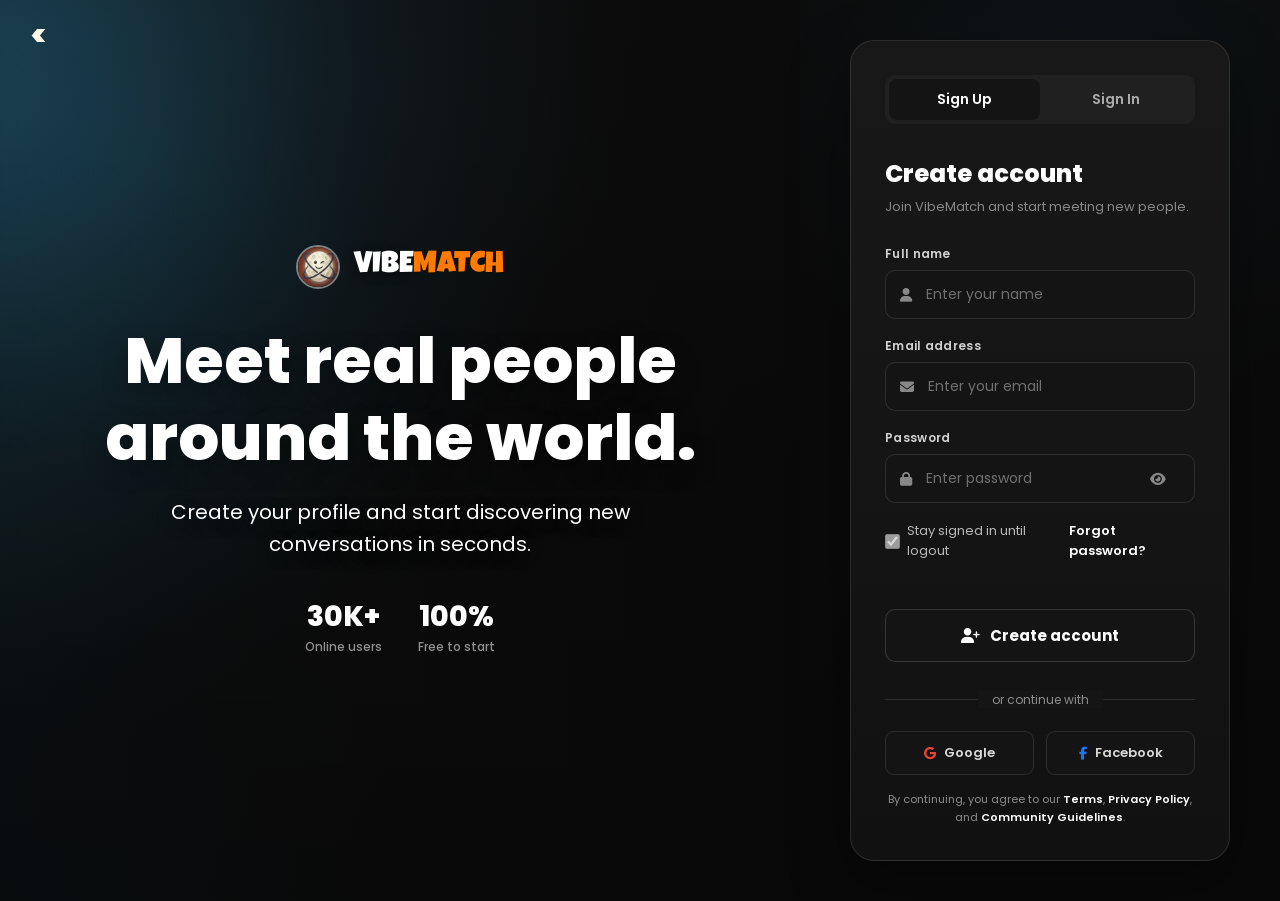
<file: login.html>
<!DOCTYPE html>
<html lang="en">
<head>
    <meta charset="UTF-8">
    <meta name="viewport" content="width=device-width, initial-scale=1.0, maximum-scale=1.0, user-scalable=no, viewport-fit=cover">
    <meta name="description" content="VibeMatch login and signup page.">
    <title>Sign Up - VibeMatch</title>
    <link rel="icon" type="image/png" href="favicon.png?v=2">
    <link href="https://fonts.googleapis.com/css2?family=Luckiest+Guy&family=Poppins:wght@300;400;500;600;700;800&display=swap" rel="stylesheet">
    <link rel="stylesheet" href="https://cdnjs.cloudflare.com/ajax/libs/font-awesome/6.5.1/css/all.min.css">
    <link rel="stylesheet" href="login.css?v=plain-back-1">
    <link rel="stylesheet" href="responsive.css">
</head>
<body>
    <a href="index.html" class="back-btn" aria-label="Back to home"><span>&lt;</span></a>

    <main class="login-wrapper">
        <section class="login-left">
            <div class="brand">
                <img src="favicon.png?v=2" alt="VibeMatch logo" class="brand-logo">
                <h1 class="brand-wordmark">VIBE<span>MATCH</span></h1>
            </div>
            <h2>Meet real people around the world.</h2>
            <p>Create your profile and start discovering new conversations in seconds.</p>
            <div class="stats-row">
                <div class="stat">
                    <span class="stat-num">30K+</span>
                    <span class="stat-label">Online users</span>
                </div>
                <div class="stat">
                    <span class="stat-num">100%</span>
                    <span class="stat-label">Free to start</span>
                </div>
            </div>
        </section>

        <section class="login-right">
            <div class="form-card">
                <div class="form-tabs">
                    <button class="tab-btn active" type="button" data-mode="signup">Sign Up</button>
                    <button class="tab-btn" type="button" data-mode="signin">Sign In</button>
                </div>

                <h2 class="form-title" id="formTitle">Create account</h2>
                <p class="form-sub" id="formSub">Join VibeMatch and start meeting new people.</p>

                <form id="authForm">
                    <div class="input-group" id="nameGroup">
                        <label for="name">Full name</label>
                        <div class="input-wrap">
                            <i class="fas fa-user"></i>
                            <input type="text" id="name" name="name" placeholder="Enter your name" autocomplete="name">
                        </div>
                    </div>

                    <div class="input-group">
                        <label for="email">Email address</label>
                        <div class="input-wrap">
                            <i class="fas fa-envelope"></i>
                            <input type="email" id="email" name="email" placeholder="Enter your email" autocomplete="email" required>
                        </div>
                    </div>

                    <div class="input-group">
                        <label for="password">Password</label>
                        <div class="input-wrap">
                            <i class="fas fa-lock"></i>
                            <input type="password" id="password" name="password" placeholder="Enter password" autocomplete="current-password" required>
                            <button class="eye-btn" type="button" id="togglePassword" aria-label="Show password">
                                <i class="fas fa-eye"></i>
                            </button>
                        </div>
                    </div>

                    <div class="form-row">
                        <label class="remember-me">
                            <input type="checkbox" id="remember" checked disabled>
                            Stay signed in until logout
                        </label>
                        <a href="#" class="forgot-link">Forgot password?</a>
                    </div>

                    <p class="error-msg" id="formMessage"></p>

                    <button class="submit-btn" type="submit" id="submitBtn">
                        <i class="fas fa-user-plus"></i>
                        Create account
                    </button>
                </form>

                <div class="divider"><span>or continue with</span></div>

                <div class="social-login">
                    <button class="social-btn google-btn" type="button">
                        <i class="fab fa-google"></i>
                        Google
                    </button>
                    <button class="social-btn fb-btn" type="button">
                        <i class="fab fa-facebook-f"></i>
                        Facebook
                    </button>
                </div>

                <p class="terms-note">
                    By continuing, you agree to our <a href="#">Terms</a>, <a href="#">Privacy Policy</a>, and <a href="community-guidelines.html">Community Guidelines</a>.
                </p>
            </div>
        </section>
    </main>

    <script src="login.js?v=auth-until-logout-1"></script>
</body>
</html>
</file>
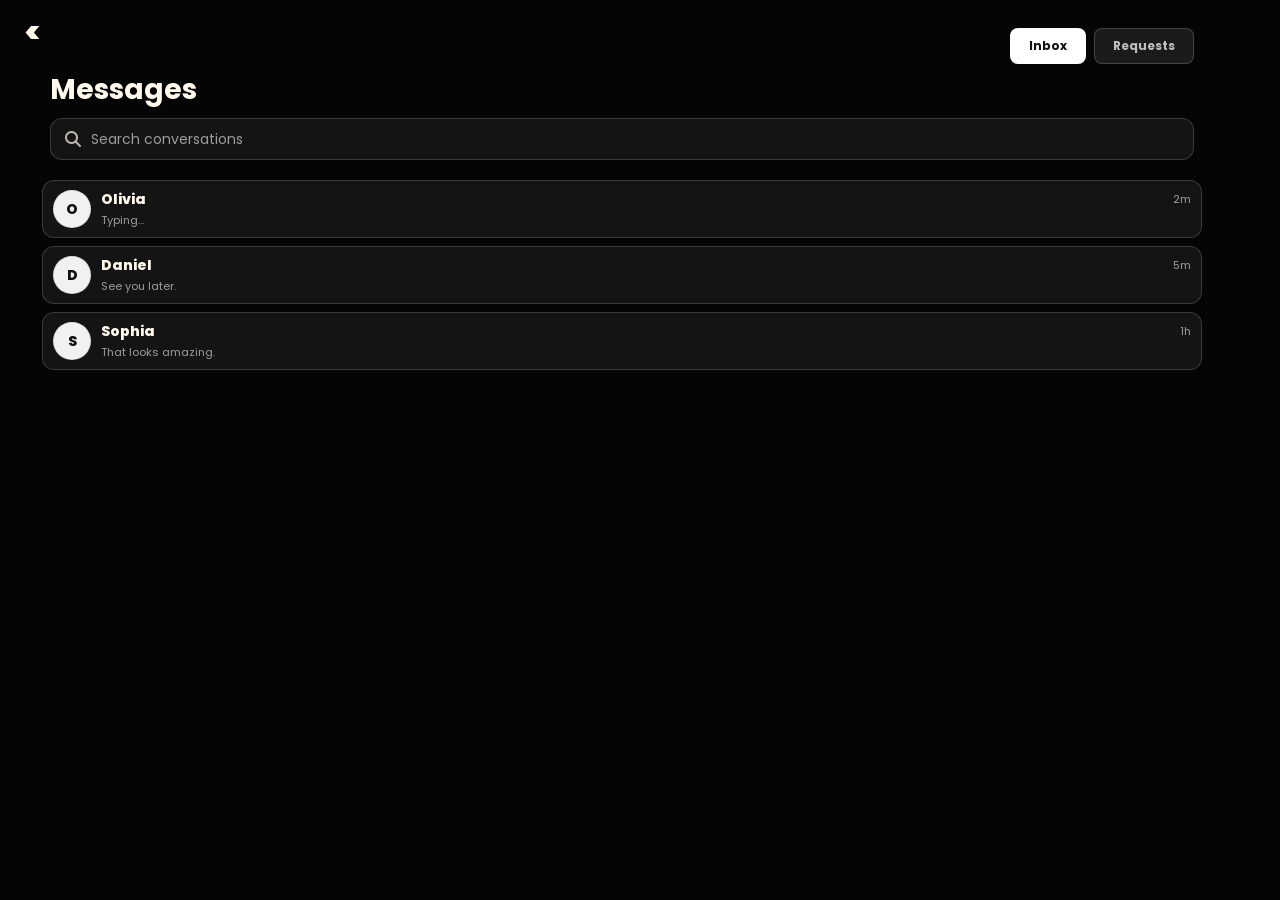
<file: message.html>
<!DOCTYPE html>
<html lang="en">

<head>

    <meta charset="UTF-8">
    <meta name="viewport" content="width=device-width, initial-scale=1.0, maximum-scale=1.0, user-scalable=no, viewport-fit=cover">

    <title>VibeMatch Messages</title>

    <link rel="stylesheet" href="message.css?v=message-token-1">
    <link rel="stylesheet" href="responsive.css?v=message-back-fixed-1">
    <link rel="stylesheet" href="https://cdnjs.cloudflare.com/ajax/libs/font-awesome/6.5.1/css/all.min.css">

    <link href="https://fonts.googleapis.com/css2?family=Poppins:wght@300;400;500;600;700&display=swap" rel="stylesheet">

</head>

<body>

    <a href="index.html" class="back-btn" aria-label="Back to home">
        <span>&lt;</span>
    </a>

    <div class="container">

        <!-- SIDEBAR -->

        <div class="sidebar">

            <div class="sidebar-top">

                <div class="mobile-inbox-header">
                    <a href="index.html" class="mobile-message-back" aria-label="Back to home">
                        <span>&lt;</span>
                    </a>
                    <h2>Messages</h2>
                    <div class="message-tabs" aria-label="Message sections">
                        <button class="message-tab active" id="inboxTab" type="button">Inbox</button>
                        <button class="message-tab" id="requestsTab" type="button">Requests</button>
                    </div>
                </div>

                <h1>Messages</h1>

                <div class="search-box">
                    <i class="fa-solid fa-magnifying-glass"></i>
                    <input type="text" placeholder="Search conversations">
                </div>

            </div>

            <!-- CHAT LIST -->

            <div class="chat-list">

                <!-- CHAT 1 -->

                <div class="chat">

                    <div class="user-icon">
                        O
                    </div>

                    <div class="chat-details">

                        <div class="chat-top">

                            <h2>Olivia</h2>

                            <span>2m</span>

                        </div>

                        <div class="chat-bottom">

                            <p>Typing...</p>

                            <div class="badge">
                                2
                            </div>

                        </div>

                    </div>

                </div>

                <!-- CHAT 2 -->

                <div class="chat">

                    <div class="user-icon">
                        D
                    </div>

                    <div class="chat-details">

                        <div class="chat-top">

                            <h2>Daniel</h2>

                            <span>5m</span>

                        </div>

                        <div class="chat-bottom">

                            <p>See you later.</p>

                        </div>

                    </div>

                </div>

                <!-- CHAT 3 -->

                <div class="chat">

                    <div class="user-icon">
                        S
                    </div>

                    <div class="chat-details">

                        <div class="chat-top">

                            <h2>Sophia</h2>

                            <span>1h</span>

                        </div>

                        <div class="chat-bottom">

                            <p>That looks amazing.</p>

                        </div>

                    </div>

                </div>

            </div>

        </div>

        <!-- CHAT AREA -->

        <div class="chat-area">

            <!-- TOP BAR -->

            <div class="top-bar">

                <button id="mobileChatBackBtn" class="mobile-chat-back" type="button" aria-label="Back to messages">
                    <span>&lt;</span>
                </button>

                <div class="profile">

                    <div class="user-icon">
                        O
                    </div>

                    <div>

                        <h2>Olivia</h2>

                        <span class="online-status">
                            Online
                        </span>

                    </div>

                </div>

                <div class="chat-top-actions">
                    <button class="chat-call-btn voice-call-btn" id="voiceCallBtn" type="button" aria-label="Start voice call">
                        <i class="fa-solid fa-phone"></i>
                    </button>
                    <button class="chat-call-btn video-call-btn" id="videoCallBtn" type="button" aria-label="Start video call">
                        <i class="fa-solid fa-video"></i>
                    </button>
                    <button class="chat-options-btn" id="chatOptionsBtn" type="button" aria-label="Chat options">
                        <i class="fa-solid fa-ellipsis-vertical"></i>
                    </button>
                </div>

            </div>

            <!-- MESSAGE BODY -->

            <div class="messages" id="messages">

                <div class="message received">

                    <p>
                        Hey, how's your day going?
                    </p>

                    <span>
                        8:31 PM
                    </span>

                </div>

                <div class="message sent">

                    <p>
                        Pretty good. Working on VibeMatch.
                    </p>

                    <span>
                        8:32 PM
                    </span>

                </div>

            </div>

            <!-- TYPING -->

            <div class="typing" id="typing">
                Olivia is typing...
            </div>

            <!-- INPUT -->

            <div class="message-input">

                <div class="reply-preview" id="replyPreview" hidden>
                    <div>
                        <strong id="replyPreviewName">Replying</strong>
                        <p id="replyPreviewText"></p>
                    </div>
                    <button id="cancelReplyBtn" type="button" aria-label="Cancel reply">
                        <i class="fa-solid fa-xmark"></i>
                    </button>
                </div>

                <input type="text"
                    id="messageInput"
                    placeholder="Write a message...">

                <button id="sendBtn">
                    <i class="fa-solid fa-paper-plane"></i>
                </button>

            </div>

        </div>

    </div>

    <script src="token-wallet.js?v=chat-pass-unlimited-1"></script>
    <script src="message.js?v=message-token-1"></script>

</body>

</html>
</file>
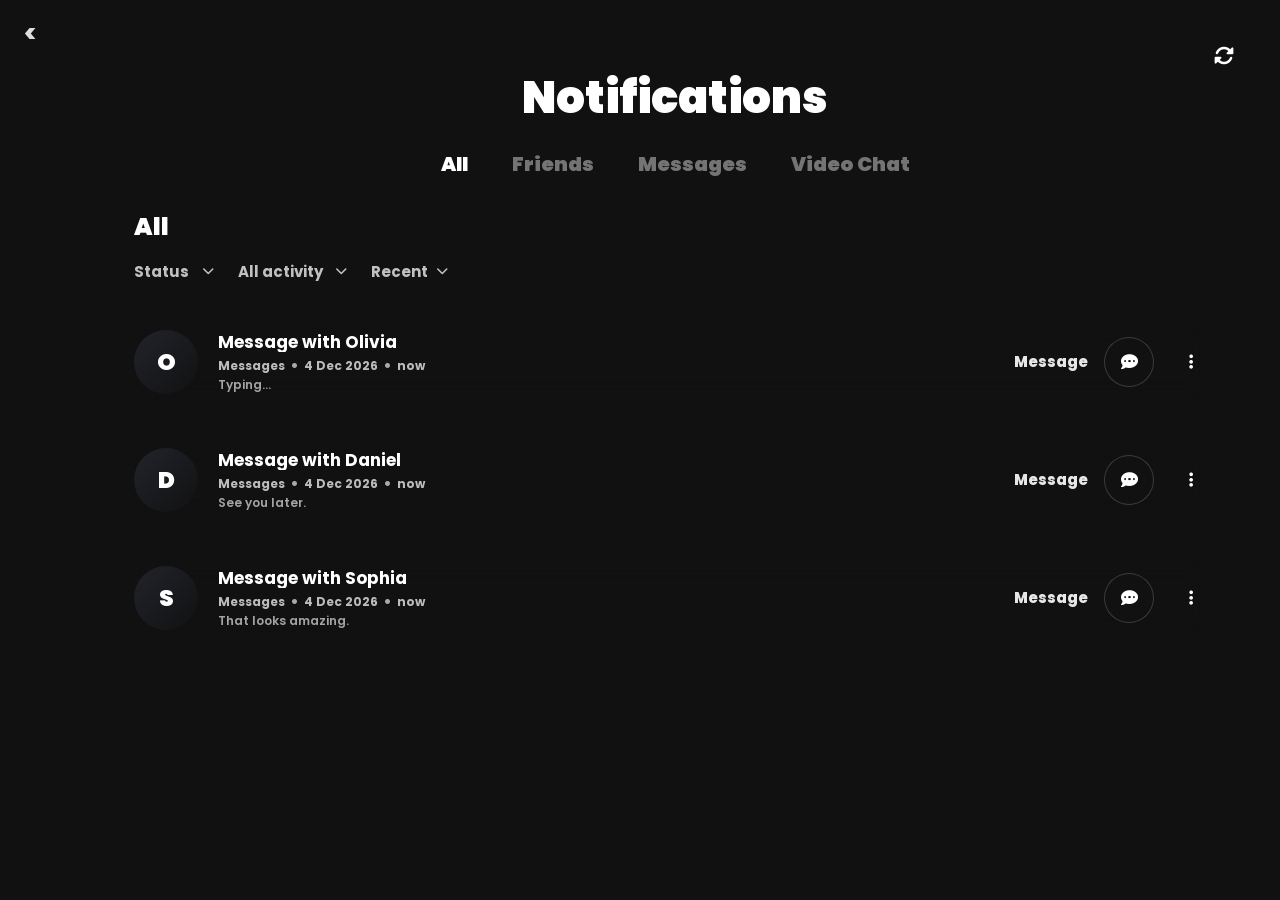
<file: notification.html>
<!DOCTYPE html>
<html lang="en">
<head>
    <meta charset="UTF-8">
    <meta name="viewport" content="width=device-width, initial-scale=1.0, maximum-scale=1.0, user-scalable=no, viewport-fit=cover">
    <title>VibeMatch Notifications</title>
    <link rel="icon" type="image/png" href="favicon.png">
    <link href="https://fonts.googleapis.com/css2?family=Poppins:wght@400;500;600;700;800&display=swap" rel="stylesheet">
    <link rel="stylesheet" href="https://cdnjs.cloudflare.com/ajax/libs/font-awesome/6.5.1/css/all.min.css">
    <link rel="stylesheet" href="notification.css?v=message-token-1">
    <link rel="stylesheet" href="responsive.css">
</head>
<body>
    <main class="notifications-app">
        <header class="notifications-header">
            <a href="index.html" class="back-link" aria-label="Back to home" title="Back">
                <span aria-hidden="true">&lt;</span>
            </a>
            <div class="notifications-header-row">
                <h1>Notifications</h1>
                <button id="refreshNotifications" class="refresh-icon-btn" type="button" aria-label="Refresh notifications">
                    <i class="fas fa-rotate"></i>
                </button>
            </div>
        </header>

        <nav class="notification-tabs" aria-label="Notification filters">
            <button class="tab active" type="button" data-filter="all">All</button>
            <button class="tab" type="button" data-filter="friends">Friends</button>
            <button class="tab" type="button" data-filter="messages">Messages</button>
            <button class="tab" type="button" data-filter="video">Video Chat</button>
        </nav>

        <p class="notification-list-label" id="notificationListLabel">All</p>
        <div class="notification-filter-bar" aria-label="Notification sort and status filters">
            <label class="notification-filter-pill">
                <select id="notificationStatusFilter">
                    <option value="all">Status</option>
                    <option value="unread">Unread</option>
                    <option value="read">Read</option>
                </select>
                <i class="fas fa-chevron-down"></i>
            </label>
            <label class="notification-filter-pill is-active">
                <select id="notificationTypeFilter">
                    <option value="all">All activity</option>
                    <option value="friends">Friends</option>
                    <option value="messages">Messages</option>
                    <option value="video">Video Chat</option>
                    <option value="account">Account</option>
                </select>
                <i class="fas fa-chevron-down"></i>
            </label>
            <label class="notification-filter-pill">
                <select id="notificationSortFilter">
                    <option value="recent">Recent</option>
                    <option value="oldest">Oldest</option>
                </select>
                <i class="fas fa-chevron-down"></i>
            </label>
        </div>

        <section class="notification-list" id="notificationList" aria-label="Notifications">
        </section>
    </main>

    <script src="token-wallet.js?v=chat-pass-unlimited-1"></script>
    <script src="notification.js?v=clear-badge-on-open-1"></script>
</body>
</html>
</file>
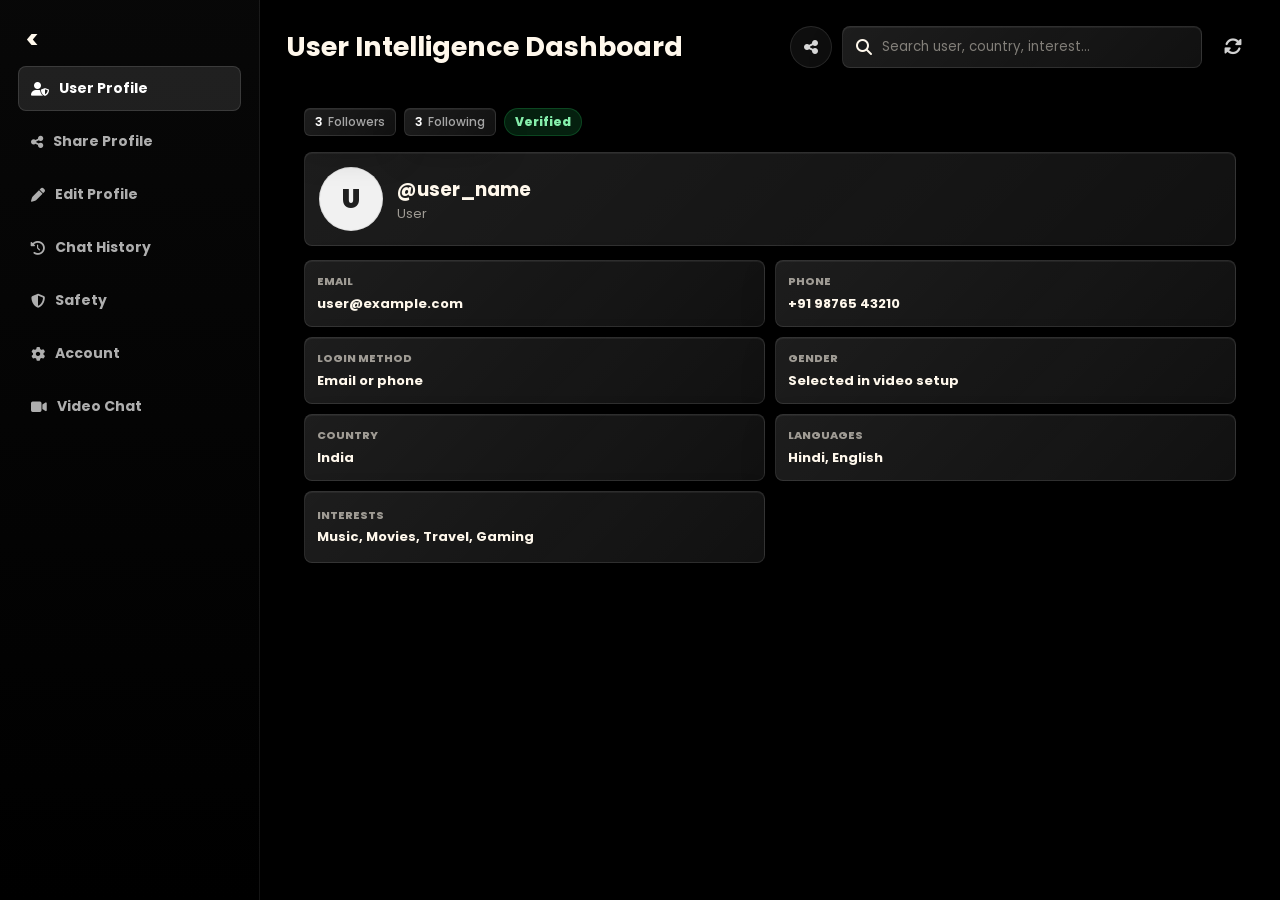
<file: profile.html>
<!DOCTYPE html>
<html lang="en">
<head>
    <meta charset="UTF-8">
    <meta name="viewport" content="width=device-width, initial-scale=1.0">
    <title>VibeMatch - Profile Portal</title>
    <link rel="icon" type="image/png" href="favicon.png">
    <link href="https://fonts.googleapis.com/css2?family=Luckiest+Guy&family=Poppins:wght@300;400;500;600;700;800&display=swap" rel="stylesheet">
    <link rel="stylesheet" href="https://cdnjs.cloudflare.com/ajax/libs/font-awesome/6.5.1/css/all.min.css">
    <link rel="stylesheet" href="profile.css?v=social-popup-fix-1">
    <link rel="stylesheet" href="responsive.css">
</head>
<body>
    <aside class="profile-sidebar">
        <a href="index.html" class="profile-back-link" aria-label="Back to home" title="Back">
            <span aria-hidden="true">&lt;</span>
        </a>
        <nav class="profile-nav">
            <a class="active" href="#profile" data-section="profile"><i class="fas fa-user-shield"></i> User Profile</a>
            <a href="#share" data-section="share"><i class="fas fa-share-nodes"></i> Share Profile</a>
            <a href="#edit" data-section="edit"><i class="fas fa-pen"></i> Edit Profile</a>
            <a href="#history" data-section="history"><i class="fas fa-clock-rotate-left"></i> Chat History</a>
            <a href="#security" data-section="security"><i class="fas fa-shield-halved"></i> Safety</a>
            <a href="#account" data-section="account"><i class="fas fa-gear"></i> Account</a>
            <a href="videochat.html"><i class="fas fa-video"></i> Video Chat</a>
        </nav>
    </aside>

    <main class="profile-main">
        <header class="profile-header">
            <div>
                <h1>User Intelligence Dashboard</h1>
            </div>
            <div class="header-actions">
                <button id="shareShortcut" class="header-icon-btn" type="button" aria-label="Share profile">
                    <i class="fas fa-share-nodes"></i>
                </button>
                <label class="search-box">
                    <i class="fas fa-search"></i>
                    <input id="profileSearch" type="search" placeholder="Search user, country, interest...">
                </label>
                <button id="refreshProfile" class="refresh-icon-btn" type="button" aria-label="Refresh profile">
                    <i class="fas fa-rotate"></i>
                </button>
            </div>
        </header>

        <section class="profile-grid">
            <article class="panel profile-panel view-panel" id="profile" data-section="profile">
                <div class="panel-head">
                    <div class="profile-head-actions">
                        <button class="social-count-btn" type="button" data-social-list="followers">
                            <strong id="friendsCount">0</strong>
                            <span>Followers</span>
                        </button>
                        <button class="social-count-btn" type="button" data-social-list="following">
                            <strong id="followingCount">0</strong>
                            <span>Following</span>
                        </button>
                        <span class="status-pill">Verified</span>
                    </div>
                </div>
                <div class="profile-row">
                    <div class="avatar" id="profileAvatar">U</div>
                    <div>
                        <h3 id="profileHandle">@user_name</h3>
                        <p id="profileName">User</p>
                    </div>
                </div>
                <div class="public-profile-actions" id="publicProfileActions" hidden>
                    <a id="publicStartVideo" href="videochat.html">
                        <i class="fas fa-video"></i>
                        <span>Start Video Chat</span>
                    </a>
                    <a id="publicMessageUser" href="message.html">
                        <i class="fas fa-comment-dots"></i>
                        <span>Message</span>
                    </a>
                </div>
                <div class="detail-list">
                    <div><span>Email</span><strong id="profileEmail">user@example.com</strong></div>
                    <div><span>Phone</span><strong id="profilePhone">+91 98765 43210</strong></div>
                    <div><span>Login Method</span><strong id="loginMethod">Email or phone</strong></div>
                    <div><span>Gender</span><strong id="profileGender">Selected in setup</strong></div>
                    <div><span>Country</span><strong id="profileCountry">Selected in setup</strong></div>
                    <div><span>Languages</span><strong id="profileLanguages">Hindi, English</strong></div>
                    <button class="interest-detail-box" id="profileInterestBox" type="button">
                        <span>Interests</span>
                        <strong class="chip-area" id="interestChips"></strong>
                    </button>
                </div>
            </article>

            <article class="panel wide view-panel" id="shareProfile" data-section="share">
                <div class="share-profile-shell">
                    <div class="share-hero">
                        <div class="share-identity">
                            <div class="avatar share-avatar" id="shareProfileAvatar">U</div>
                            <div>
                                <p class="eyebrow">Share Profile</p>
                                <h2 id="shareProfileName">User</h2>
                                <p id="shareProfileHandle">@user_name</p>
                            </div>
                        </div>
                        <div class="share-status-cluster">
                            <span class="share-status-badge" id="shareVisibilityBadge">Public link active</span>
                            <span class="share-token" id="shareTokenLabel">vm-user</span>
                        </div>
                    </div>

                    <div class="share-control-strip">
                        <label class="share-toggle">
                            <input id="shareVisibilityToggle" type="checkbox" checked>
                            <span aria-hidden="true"></span>
                            <strong>Public sharing</strong>
                        </label>
                        <button id="regenerateShareLink" class="share-secondary-btn" type="button">
                            <i class="fas fa-arrows-rotate"></i>
                            <span>Regenerate link</span>
                        </button>
                    </div>

                    <div class="share-layout">
                        <div class="share-link-stack">
                            <label class="share-link-row">
                                <span><i class="fas fa-id-badge"></i> Profile link</span>
                                <div class="share-link-control">
                                    <input id="publicProfileLink" type="text" readonly>
                                    <button class="share-copy-btn share-public-action" type="button" data-copy-target="publicProfileLink">
                                        <i class="fas fa-copy"></i>
                                        <span>Copy</span>
                                    </button>
                                    <button id="nativeShareProfile" class="share-icon-action share-public-action" type="button" aria-label="Share profile link">
                                        <i class="fas fa-share-from-square"></i>
                                    </button>
                                </div>
                            </label>

                            <label class="share-link-row">
                                <span><i class="fas fa-user-plus"></i> Invite link</span>
                                <div class="share-link-control">
                                    <input id="inviteProfileLink" type="text" readonly>
                                    <button class="share-copy-btn" type="button" data-copy-target="inviteProfileLink">
                                        <i class="fas fa-copy"></i>
                                        <span>Copy</span>
                                    </button>
                                    <button id="nativeShareInvite" class="share-icon-action" type="button" aria-label="Share invite link">
                                        <i class="fas fa-paper-plane"></i>
                                    </button>
                                </div>
                            </label>

                            <label class="share-message-box">
                                <span>Invite message</span>
                                <textarea id="inviteShareText" rows="4" readonly></textarea>
                                <button class="share-copy-btn" type="button" data-copy-target="inviteShareText">
                                    <i class="fas fa-copy"></i>
                                    <span>Copy message</span>
                                </button>
                            </label>
                        </div>

                        <div class="share-qr-panel">
                            <canvas id="shareQrCanvas" width="236" height="236" aria-label="Profile QR code"></canvas>
                            <div class="share-qr-actions">
                                <button id="downloadShareQr" class="share-secondary-btn" type="button">
                                    <i class="fas fa-download"></i>
                                    <span>Download QR</span>
                                </button>
                                <a id="openPublicProfile" class="share-secondary-btn" href="#" target="_blank" rel="noopener">
                                    <i class="fas fa-arrow-up-right-from-square"></i>
                                    <span>Preview</span>
                                </a>
                            </div>
                        </div>
                    </div>

                    <p id="shareFeedback" class="share-feedback" aria-live="polite"></p>
                </div>
            </article>

            <article class="panel wide view-panel" id="editProfilePage" data-section="edit">
                <form class="edit-profile-card" id="editProfileForm">
                    <div class="panel-head">
                        <div>
                            <p class="eyebrow">Edit Profile</p>
                            <h2>Update your profile details</h2>
                        </div>
                    </div>

                    <div class="edit-photo-row">
                        <div class="avatar edit-preview" id="editPhotoPreview">U</div>
                        <label class="photo-upload-btn">
                            <i class="fas fa-camera"></i>
                            <span>Change Photo</span>
                            <input id="editProfilePhoto" type="file" accept="image/*">
                        </label>
                    </div>

                    <div class="edit-form-grid">
                        <label>Name<input id="editName" type="text" maxlength="40" required></label>
                        <label>Email<input id="editEmail" type="email"></label>
                        <label>Phone<input id="editPhone" type="tel"></label>
                        <label>Gender<input id="editGender" class="picker-input" type="text" placeholder="Select gender" readonly data-picker="gender"></label>
                        <label>Country<input id="editCountry" class="picker-input" type="text" placeholder="Select country" readonly data-picker="country"></label>
                        <label>Languages<input id="editLanguages" class="picker-input" type="text" placeholder="Select languages" readonly data-picker="languages"></label>
                        <label>Interests<input id="editInterests" class="picker-input" type="text" placeholder="Select interests" readonly data-picker="interests"></label>
                    </div>

                    <div class="edit-actions">
                        <p id="profileSaveMessage" class="profile-save-message" aria-live="polite"></p>
                        <button class="done-profile-btn" type="submit">
                            <i class="fas fa-check"></i> Save
                        </button>
                    </div>
                </form>
            </article>

            <article class="panel wide view-panel" id="history" data-section="history">
                <div class="panel-head">
                    <div>
                        <p class="eyebrow">Conversation Audit</p>
                        <h2>Recent chat activity</h2>
                    </div>
                    <div class="history-tools">
                        <button id="selectAllHistory" type="button">
                            <i class="fas fa-check-double"></i> Select All
                        </button>
                        <button id="deleteSelectedHistory" class="danger" type="button" disabled>
                            <i class="fas fa-trash-can"></i> Delete
                        </button>
                    </div>
                </div>
                <div class="table-wrap">
                    <table>
                        <thead>
                            <tr>
                                <th>Select</th>
                                <th>User</th>
                                <th>Country</th>
                                <th>Event</th>
                                <th>Interests</th>
                                <th>Date & Time</th>
                                <th>Duration</th>
                                <th>Action</th>
                            </tr>
                        </thead>
                        <tbody id="historyTable"></tbody>
                    </table>
                </div>
            </article>

            <article class="panel view-panel" id="security" data-section="security">
                <div class="panel-head">
                    <div>
                        <p class="eyebrow">Trust Operations</p>
                        <h2>Safety Snapshot</h2>
                    </div>
                </div>
                <div class="safety-stack">
                    <div><i class="fas fa-circle-check"></i><span>No active bans</span></div>
                    <div><i class="fas fa-user-lock"></i><span>Camera permission required before matching</span></div>
                    <div><i class="fas fa-flag"></i><span>Reports trigger profile review queue</span></div>
                    <div><i class="fas fa-eye-slash"></i><span>Profile visibility stays private by default</span></div>
                    <div><i class="fas fa-user-check"></i><span>Only active users can start a video match</span></div>
                    <div><i class="fas fa-database"></i><span>Local audit data synced from video chat</span></div>
                    <a href="community-guidelines.html" class="safety-guidelines-link">
                        <i class="fas fa-shield-heart"></i><span>Read Community Guidelines</span>
                    </a>
                </div>
            </article>

            <article class="panel view-panel" id="account" data-section="account">
                <div class="panel-head">
                    <div>
                        <p class="eyebrow">Account</p>
                        <h2>Login & Account Controls</h2>
                    </div>
                </div>
                <div class="account-actions">
                    <button id="logoutAccount" class="account-btn" type="button">
                        <i class="fas fa-right-from-bracket"></i>
                        <span>Log Out</span>
                    </button>
                    <button id="deleteAccount" class="account-btn danger" type="button">
                        <i class="fas fa-trash-can"></i>
                        <span>Delete Account</span>
                    </button>
                </div>
            </article>
        </section>
    </main>

    <div class="choice-popup" id="choicePopup" style="display:none;">
        <div class="choice-popup-card">
            <div class="panel-head">
                <div>
                    <p class="eyebrow" id="choicePopupEyebrow">Choose</p>
                    <h2 id="choicePopupTitle">Select option</h2>
                </div>
                <button class="choice-popup-close" id="choicePopupClose" type="button" aria-label="Close picker">
                    <i class="fas fa-times"></i>
                </button>
            </div>
            <div class="choice-popup-options" id="choicePopupOptions"></div>
            <div class="choice-popup-actions">
                <button id="choicePopupDone" type="button">
                    <i class="fas fa-check"></i> Done
                </button>
            </div>
        </div>
    </div>

    <div class="choice-popup social-popup" id="socialPopup" style="display:none;">
        <div class="choice-popup-card social-popup-card">
            <div class="panel-head">
                <div>
                    <p class="eyebrow">People</p>
                    <h2 id="socialPopupTitle">Friends</h2>
                </div>
                <button class="choice-popup-close" id="socialPopupClose" type="button" aria-label="Close list">
                    <i class="fas fa-times"></i>
                </button>
            </div>
            <div class="mini-list social-popup-list" id="socialPopupList"></div>
        </div>
    </div>

    <div class="choice-popup otp-popup" id="phoneOtpPopup" style="display:none;">
        <div class="choice-popup-card otp-popup-card">
            <div class="panel-head">
                <div>
                    <p class="eyebrow">Phone verification</p>
                    <h2>Verify your new number</h2>
                </div>
                <button class="choice-popup-close" id="phoneOtpClose" type="button" aria-label="Close OTP popup">
                    <i class="fas fa-times"></i>
                </button>
            </div>
            <p class="otp-copy" id="phoneOtpCopy">Enter the OTP sent to your new phone number.</p>
            <label class="otp-field">
                OTP
                <input id="phoneOtpInput" type="text" maxlength="6" inputmode="numeric" autocomplete="one-time-code" placeholder="Enter 6 digit OTP">
            </label>
            <p class="otp-message" id="phoneOtpMessage" aria-live="polite"></p>
            <div class="choice-popup-actions">
                <button id="phoneOtpVerify" type="button">
                    <i class="fas fa-check"></i> Verify & Save
                </button>
            </div>
        </div>
    </div>

    <div class="choice-popup delete-account-popup" id="deleteAccountPopup" style="display:none;">
        <div class="choice-popup-card delete-account-card">
            <div class="delete-account-hero">
                <button class="choice-popup-close" id="deleteAccountClose" type="button" aria-label="Close delete account popup">
                    <i class="fas fa-times"></i>
                </button>
                <p class="eyebrow">Account closure</p>
                <h2>Before you leave</h2>
                <p>Tell us what went wrong so we can improve the experience for the next version.</p>
            </div>
            <div class="delete-reason-grid" id="deleteReasonGrid">
                <button class="delete-reason-card" type="button" data-reason="I found better matches elsewhere">
                    <i class="fas fa-heart-crack"></i>
                    <span>Better matches elsewhere</span>
                </button>
                <button class="delete-reason-card" type="button" data-reason="I am concerned about privacy">
                    <i class="fas fa-lock"></i>
                    <span>Privacy concern</span>
                </button>
                <button class="delete-reason-card" type="button" data-reason="Too many unwanted chats">
                    <i class="fas fa-comments"></i>
                    <span>Unwanted chats</span>
                </button>
                <button class="delete-reason-card" type="button" data-reason="I am taking a break">
                    <i class="fas fa-moon"></i>
                    <span>Taking a break</span>
                </button>
                <button class="delete-reason-card" type="button" data-reason="App is not useful for me">
                    <i class="fas fa-chart-line"></i>
                    <span>Not useful</span>
                </button>
                <button class="delete-reason-card" type="button" data-reason="Other reason">
                    <i class="fas fa-pen-nib"></i>
                    <span>Other reason</span>
                </button>
            </div>
            <label class="delete-feedback-field">
                Add more detail
                <textarea id="deleteFeedback" rows="3" maxlength="240" placeholder="Optional feedback..."></textarea>
            </label>
            <p class="delete-account-message" id="deleteAccountMessage" aria-live="polite"></p>
            <div class="delete-account-actions">
                <button id="cancelDeleteAccount" class="keep-account-btn" type="button">Keep my account</button>
                <button id="confirmDeleteAccount" class="final-delete-btn" type="button" disabled>
                    <i class="fas fa-trash-can"></i> Delete forever
                </button>
            </div>
        </div>
    </div>

    <script src="profile.js?v=auth-until-logout-1"></script>
</body>
</html>
</file>
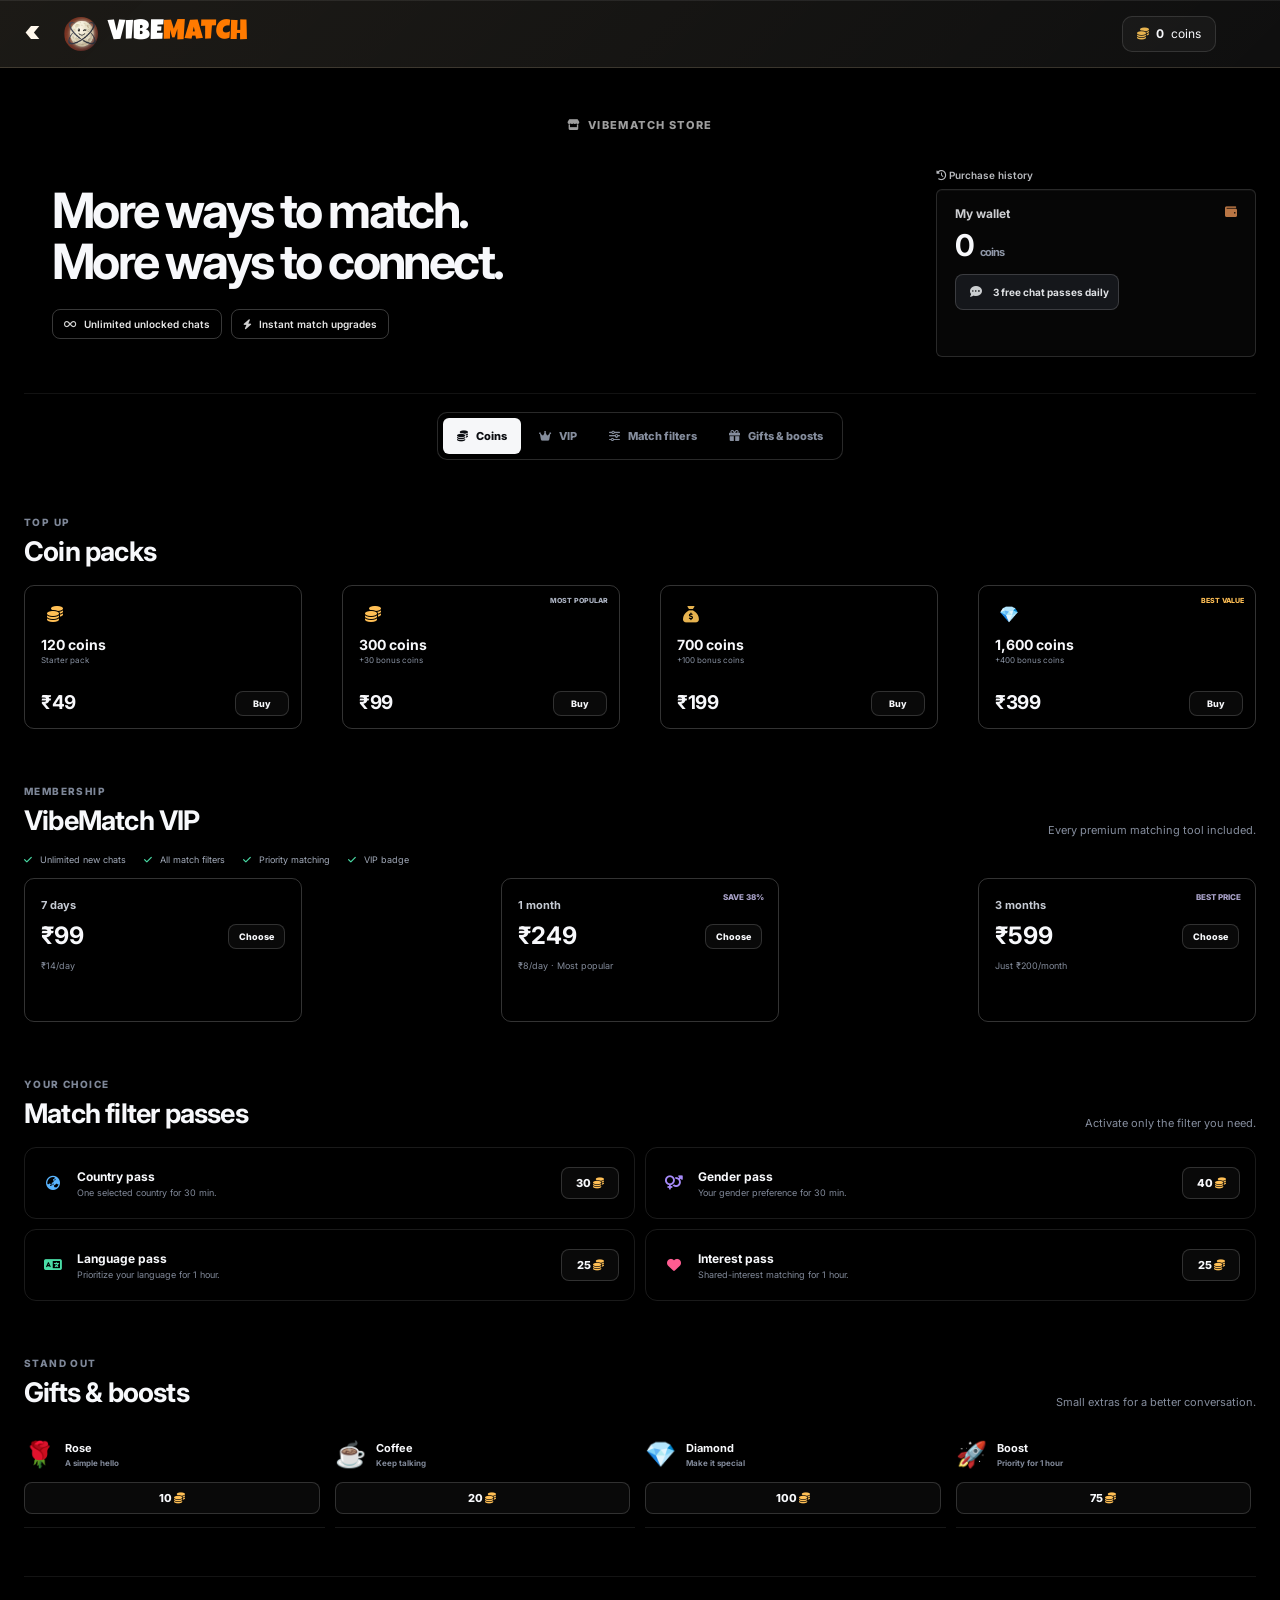
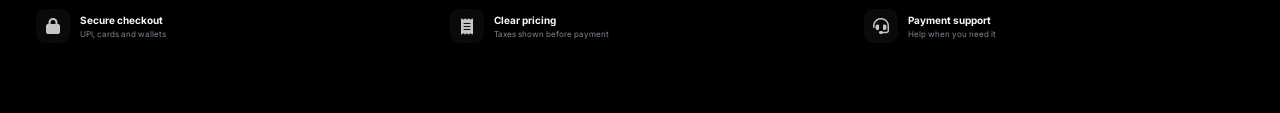
<file: shop - copy.html>
<!DOCTYPE html>
<html lang="en">
<head>
    <meta charset="UTF-8">
    <meta name="viewport" content="width=device-width, initial-scale=1.0, maximum-scale=1.0, user-scalable=no, viewport-fit=cover">
    <meta name="theme-color" content="#09090b">
    <title>VibeMatch Premium Shop</title>
    <link rel="icon" type="image/png" href="favicon.png">
    <link href="https://fonts.googleapis.com/css2?family=Inter:wght@400;500;600;700;800&family=Luckiest+Guy&family=Poppins:wght@700&display=swap" rel="stylesheet">
    <link rel="stylesheet" href="https://cdnjs.cloudflare.com/ajax/libs/font-awesome/6.5.1/css/all.min.css">
    <link rel="stylesheet" href="shop.css?v=match-store-neutral-26">
    <link rel="stylesheet" href="responsive.css">
    <link rel="stylesheet" href="shop-overrides.css?v=history-above-wallet-29">
</head>
<body>
<header class="shop-nav">
    <a href="index.html" class="shop-back-link" aria-label="Back to home" title="Back"><span aria-hidden="true">&lt;</span></a>
    <div class="shop-nav-left">
        <a href="index.html" class="shop-brand"><img src="favicon.png" alt="VibeMatch logo"><span class="shop-logo-text">VIBE<span class="shop-logo-highlight">MATCH</span></span></a>
    </div>
    <div class="shop-nav-actions">
        <button class="nav-balance" id="viewWallet" title="Wallet"><i class="fas fa-coins"></i><b id="walletCoins">150</b><span>coins</span></button>
    </div>
</header>

<main class="shop-page">
    <section class="shop-hero">
        <span class="eyebrow"><i class="fas fa-store"></i> VibeMatch Store</span>
        <div class="hero-copy">
            <h1>More ways to match.<br>More ways to connect.</h1>
            <div class="hero-tags">
                <span><i class="fas fa-infinity"></i> Unlimited unlocked chats</span>
                <span><i class="fas fa-bolt"></i> Instant match upgrades</span>
            </div>
        </div>
        <div class="wallet-column">
            <button class="wallet-history" id="walletHistory"><i class="fas fa-clock-rotate-left"></i> Purchase history</button>
            <aside class="wallet-card" id="walletCard">
                <div class="wallet-top"><span>My wallet</span><i class="fas fa-wallet"></i></div>
                <strong><span id="walletCoinsLarge">150</span> <small>coins</small></strong>
                <div class="daily-pass"><i class="fas fa-comment-dots"></i><div><b>3 free chat passes daily</b></div></div>
            </aside>
        </div>
    </section>

    <nav class="shop-tabs" id="shopTabs" aria-label="Shop categories">
        <button class="active" data-target="coin-packs"><i class="fas fa-coins"></i> Coins</button>
        <button data-target="vip-plans"><i class="fas fa-crown"></i> VIP</button>
        <button data-target="match-passes"><i class="fas fa-sliders"></i> Match filters</button>
        <button data-target="gifts-boosts"><i class="fas fa-gift"></i> Gifts & boosts</button>
    </nav>

    <section class="store-section" id="coin-packs">
        <div class="section-top"><div><span class="section-kicker">Top up</span><h2>Coin packs</h2></div></div>
        <div class="product-grid">
            <article class="product-card"><span class="product-icon"><i class="fas fa-coins"></i></span><h3>120 coins</h3><small>Starter pack</small><strong>₹49</strong><button class="buy-btn" data-kind="coins" data-title="120 coins" data-price="49" data-coins="120">Buy</button></article>
            <article class="product-card popular"><em>Most popular</em><span class="product-icon"><i class="fas fa-coins"></i></span><h3>300 coins</h3><small>+30 bonus coins</small><strong>₹99</strong><button class="buy-btn" data-kind="coins" data-title="330 coins" data-price="99" data-coins="330">Buy</button></article>
            <article class="product-card"><span class="product-icon"><i class="fas fa-sack-dollar"></i></span><h3>700 coins</h3><small>+100 bonus coins</small><strong>₹199</strong><button class="buy-btn" data-kind="coins" data-title="800 coins" data-price="199" data-coins="800">Buy</button></article>
            <article class="product-card"><em class="gold">Best value</em><span class="product-icon" aria-hidden="true">&#128142;</span><h3>1,600 coins</h3><small>+400 bonus coins</small><strong>₹399</strong><button class="buy-btn" data-kind="coins" data-title="2,000 coins" data-price="399" data-coins="2000">Buy</button></article>
        </div>

    </section>

    <section class="store-section" id="vip-plans">
        <div class="section-top"><div><span class="section-kicker">Membership</span><h2>VibeMatch VIP</h2></div><p>Every premium matching tool included.</p></div>
        <div class="vip-benefits"><span><i class="fas fa-check"></i> Unlimited new chats</span><span><i class="fas fa-check"></i> All match filters</span><span><i class="fas fa-check"></i> Priority matching</span><span><i class="fas fa-check"></i> VIP badge</span></div>
        <div class="plan-grid">
            <article class="plan-card"><span>7 days</span><h3>₹99</h3><small>₹14/day</small><button class="buy-btn outline" data-kind="plan" data-title="VIP · 7 days" data-price="99">Choose</button></article>
            <article class="plan-card selected"><em>Save 38%</em><span>1 month</span><h3>₹249</h3><small>₹8/day · Most popular</small><button class="buy-btn" data-kind="plan" data-title="VIP · 1 month" data-price="249">Choose</button></article>
            <article class="plan-card"><em>Best price</em><span>3 months</span><h3>₹599</h3><small>Just ₹200/month</small><button class="buy-btn outline" data-kind="plan" data-title="VIP · 3 months" data-price="599">Choose</button></article>
        </div>
    </section>

    <section class="store-section" id="match-passes">
        <div class="section-top"><div><span class="section-kicker">Your choice</span><h2>Match filter passes</h2></div><p>Activate only the filter you need.</p></div>
        <div class="utility-grid">
            <article class="utility-card"><i class="fas fa-earth-asia blue"></i><div><h3>Country pass</h3><p>One selected country for 30 min.</p></div><button class="coin-btn" data-kind="spend" data-title="Country filter · 30 min" data-cost="30">30 <i class="fas fa-coins"></i></button></article>
            <article class="utility-card"><i class="fas fa-venus-mars violet"></i><div><h3>Gender pass</h3><p>Your gender preference for 30 min.</p></div><button class="coin-btn" data-kind="spend" data-title="Gender filter · 30 min" data-cost="40">40 <i class="fas fa-coins"></i></button></article>
            <article class="utility-card"><i class="fas fa-language green"></i><div><h3>Language pass</h3><p>Prioritize your language for 1 hour.</p></div><button class="coin-btn" data-kind="spend" data-title="Language filter · 1 hour" data-cost="25">25 <i class="fas fa-coins"></i></button></article>
            <article class="utility-card"><i class="fas fa-heart pink"></i><div><h3>Interest pass</h3><p>Shared-interest matching for 1 hour.</p></div><button class="coin-btn" data-kind="spend" data-title="Interest filter · 1 hour" data-cost="25">25 <i class="fas fa-coins"></i></button></article>
        </div>
    </section>

    <section class="store-section" id="gifts-boosts">
        <div class="section-top"><div><span class="section-kicker">Stand out</span><h2>Gifts & boosts</h2></div><p>Small extras for a better conversation.</p></div>
        <div class="gift-grid">
            <article class="gift-card"><span>🌹</span><h3>Rose <small>A simple hello</small></h3><button class="coin-btn" data-kind="spend" data-title="Rose gift" data-cost="10">10 <i class="fas fa-coins"></i></button></article>
            <article class="gift-card"><span>☕</span><h3>Coffee <small>Keep talking</small></h3><button class="coin-btn" data-kind="spend" data-title="Coffee gift" data-cost="20">20 <i class="fas fa-coins"></i></button></article>
            <article class="gift-card"><span>💎</span><h3>Diamond <small>Make it special</small></h3><button class="coin-btn" data-kind="spend" data-title="Diamond gift" data-cost="100">100 <i class="fas fa-coins"></i></button></article>
            <article class="gift-card"><span>🚀</span><h3>Boost <small>Priority for 1 hour</small></h3><button class="coin-btn" data-kind="spend" data-title="Profile boost · 1 hour" data-cost="75">75 <i class="fas fa-coins"></i></button></article>
        </div>

    </section>

    <section class="shop-trust">
        <button type="button" id="trustCheckout"><i class="fas fa-lock"></i><span><b>Secure checkout</b><small>UPI, cards and wallets</small></span></button>
        <button type="button" id="trustPricing"><i class="fas fa-receipt"></i><span><b>Clear pricing</b><small>Taxes shown before payment</small></span></button>
        <a href="help.html#payments"><i class="fas fa-headset"></i><span><b>Payment support</b><small>Help when you need it</small></span></a>
    </section>
</main>

<div class="checkout-overlay" id="checkoutModal" aria-hidden="true"><div class="checkout-card" role="dialog" aria-modal="true"><button class="modal-close" id="checkoutClose"><i class="fas fa-xmark"></i></button><span class="section-kicker">Secure checkout</span><h2>Complete purchase</h2><div class="order-summary"><span id="checkoutItem">Coin pack</span><strong id="checkoutPrice">₹0</strong></div><p class="payment-label">Choose payment method</p><div class="payment-methods"><button class="active" data-payment="UPI"><i class="fas fa-mobile-screen"></i><span>UPI<small>GPay, PhonePe, Paytm</small></span><i class="fas fa-circle-check"></i></button><button data-payment="Card"><i class="fas fa-credit-card"></i><span>Debit / Credit card<small>Visa, Mastercard, RuPay</small></span><i class="far fa-circle"></i></button><button data-payment="Wallet"><i class="fas fa-wallet"></i><span>Wallet<small>Supported wallets</small></span><i class="far fa-circle"></i></button></div><button class="pay-btn" id="confirmPurchase">Continue with UPI <i class="fas fa-arrow-right"></i></button><small class="checkout-legal"><i class="fas fa-lock"></i> Your payment details are encrypted.</small></div></div>
<div class="history-overlay" id="historyModal" aria-hidden="true"><div class="history-card"><button class="modal-close" id="historyClose"><i class="fas fa-xmark"></i></button><h2>Purchase history</h2><div id="historyList"></div></div></div>
<div class="pricing-overlay" id="pricingModal" aria-hidden="true"><div class="pricing-card" role="dialog" aria-modal="true" aria-labelledby="pricingTitle"><button class="modal-close" id="pricingClose" aria-label="Close pricing details"><i class="fas fa-xmark"></i></button><span class="section-kicker">Clear pricing</span><h2 id="pricingTitle">Know before you pay</h2><div class="pricing-details"><p><i class="fas fa-tags"></i><span><b>Upfront prices</b><small>The complete item price is shown before checkout.</small></span></p><p><i class="fas fa-receipt"></i><span><b>No hidden charges</b><small>Any applicable tax or payment fee appears before confirmation.</small></span></p><p><i class="fas fa-clock-rotate-left"></i><span><b>Purchase record</b><small>Completed orders are available in Purchase history.</small></span></p></div><button class="pricing-action" id="viewCoinPricing">View coin packs</button></div></div>
<div class="shop-toast" id="shopToast" role="status" aria-live="polite"></div>
<script src="token-wallet.js?v=chat-pass-copy-1"></script>
<script src="shop.js?v=working-trust-actions-27"></script>
</body>
</html>
</file>
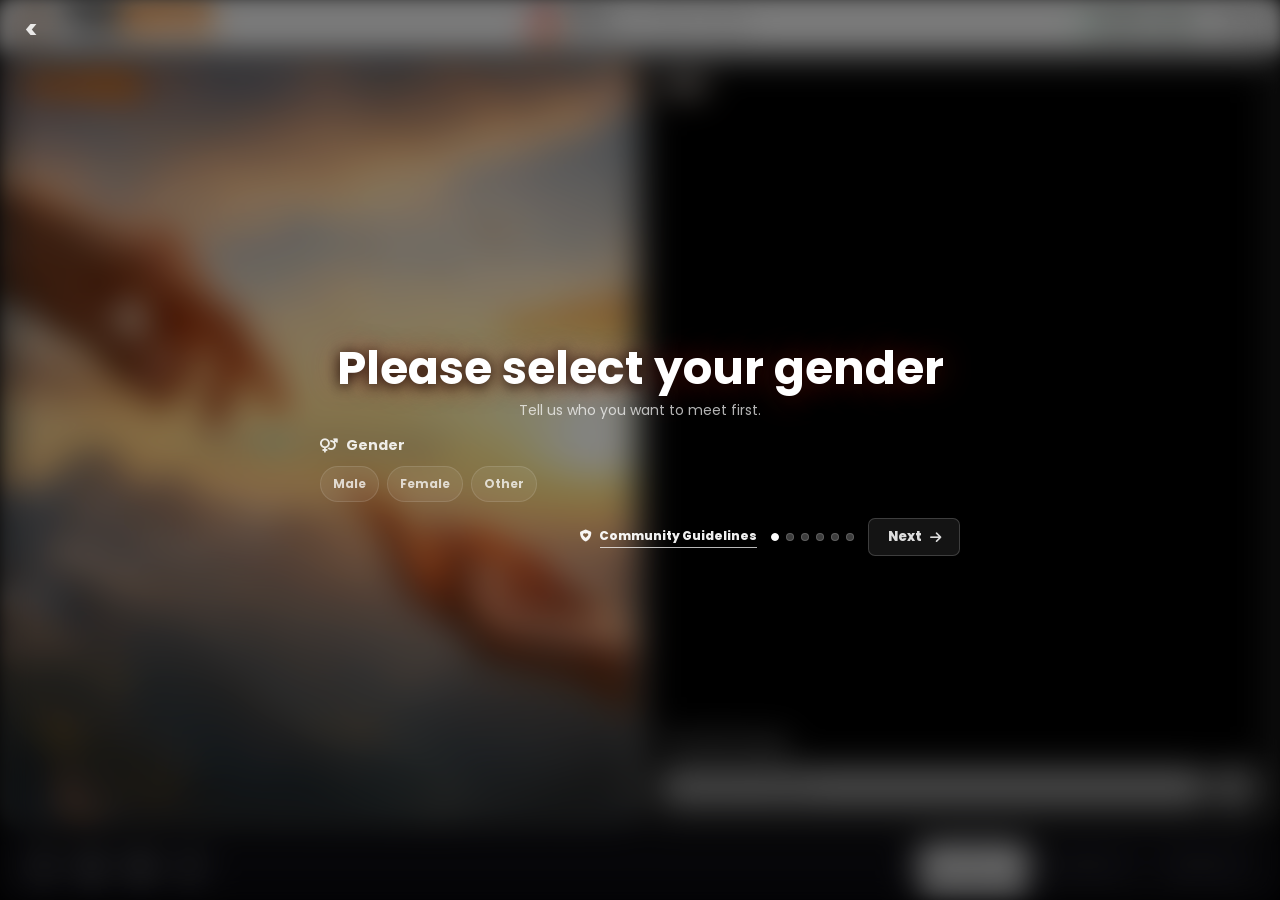
<file: videochat.html>
<!DOCTYPE html>
<html lang="en" translate="no" class="notranslate">
<head>
    <meta charset="UTF-8">
    <meta name="google" content="notranslate">
    <meta name="viewport" content="width=device-width, initial-scale=1.0, maximum-scale=1.0, user-scalable=no, viewport-fit=cover">
    <title>VibeMatch - Video Chat</title>
    <link rel="icon" type="image/png" href="favicon.png">
    <link href="https://fonts.googleapis.com/css2?family=Luckiest+Guy&family=Poppins:wght@300;400;500;600;700&display=swap" rel="stylesheet">
    <link rel="stylesheet" href="https://cdnjs.cloudflare.com/ajax/libs/font-awesome/6.5.1/css/all.min.css">
    <link rel="stylesheet" href="videochat.css?v=smart-match-unlimited-1">
    <link rel="stylesheet" href="responsive.css">
</head>
<body class="setup-locked">
<!-- Top Bar -->
<nav class="vc-navbar">
    <a href="index.html" class="vc-logo">
        <img src="favicon.png" alt="Logo" class="vc-logo-img">
        <span class="brand-wordmark">VIBE<span>MATCH</span></span>
    </a>
    <div class="vc-token-slot" id="messageTokenSlot" aria-label="Free daily chat passes"></div>
    <div class="vc-navbar-right">
        <span class="online-badge">
            <span class="dot"></span>
            <span id="onlineCount">0</span> online
        </span>
        <a href="index.html" class="vc-exit-btn">
            <i class="fas fa-times"></i> Exit
        </a>
    </div>
</nav>

<!-- Main Layout -->
<main class="vc-main">

    <!-- Left: Remote Video (Stranger) -->
    <div class="video-box remote-box" id="remoteBox">
        <img src="homepage.png" alt="Stranger section scene" class="stranger-section-image">
        <video id="remoteVideo" autoplay playsinline disablepictureinpicture></video>
        <div class="video-label remote-label">Stranger</div>
        <button class="report-float-btn" id="reportBtn" title="Report User" type="button">
            <i class="fas fa-flag"></i>
            <span>Report</span>
        </button>
        <button class="add-friend-float-btn" id="addFriendBtn" title="Add Friend" type="button" disabled>
            <i class="fas fa-user-plus"></i>
            <span>Add Friend</span>
        </button>

        <!-- Waiting / Finding Screen -->
        <div class="overlay-state" id="waitingOverlay">
            <canvas id="waitingParticlesCanvas" class="waiting-particles-canvas" aria-hidden="true"></canvas>
            <p class="waiting-text" id="waitingText">
                Press <button class="inline-start-btn" id="overlayStartBtn" type="button">Start</button> to find someone
            </p>
        </div>

        <!-- Stranger Info -->
        <div class="stranger-info" id="strangerInfo" style="display:none;">
            <span class="stranger-badge">
                <i class="fas fa-user"></i> <span id="strangerName">Stranger</span>
            </span>
            <span class="stranger-country" id="strangerCountry"></span>
        </div>
    </div>

    <!-- Right: Local Video (You) -->
    <div class="video-box local-box" id="localBox">
        <video id="localVideo" autoplay playsinline muted disablepictureinpicture></video>
        <canvas id="cartoonFilterCanvas" class="cartoon-filter-canvas" aria-hidden="true"></canvas>
        <div class="video-label local-label">You</div>
        <div class="face-filter-overlay" id="faceFilterOverlay" aria-hidden="true"></div>

        <!-- Camera Off Overlay -->
        <div class="cam-off-overlay" id="camOffOverlay" style="display:none;">
            <i class="fas fa-video-slash"></i>
            <span>Camera Off</span>
        </div>

        <div class="quick-chat-stack" id="quickChatStack">
            <div class="quick-chat-header" id="quickChatHeader">Chat with Stranger</div>
            <div class="quick-chat-messages" id="quickChatMessages"></div>
            <div class="quick-message-bar" id="quickMessageBar">
                <input type="text" id="quickChatInput" placeholder="Connect to message..." maxlength="200" autocomplete="off" disabled>
                <button id="quickChatSendBtn" title="Send message" type="button" disabled>
                    <i class="fas fa-paper-plane"></i>
                </button>
                <span class="quick-message-feedback" id="quickMessageFeedback" aria-live="polite"></span>
            </div>
        </div>
    </div>

</main>

<!-- Bottom Controls -->
<div class="vc-controls">

    <!-- Left Controls -->
    <div class="controls-left">
        <button class="ctrl-btn" id="micBtn" title="Mute/Unmute">
            <i class="fas fa-microphone"></i>
        </button>
        <button class="ctrl-btn" id="flipCamBtn" title="Switch Camera">
            <i class="fas fa-camera-rotate"></i>
        </button>
        <button class="ctrl-btn" id="camBtn" title="Camera On/Off">
            <i class="fas fa-video"></i>
        </button>
        <button class="ctrl-btn" id="effectsBtn" title="Filters">
            <i class="fas fa-magic"></i>
        </button>
    </div>

    <!-- Center Controls (Main Actions) -->
    <div class="controls-center">
        <button class="ctrl-btn-main start-btn" id="startBtn">
            <i class="fas fa-play"></i> Start
        </button>
        <button class="ctrl-btn-main skip-btn" id="skipBtn" disabled>
            <i class="fas fa-forward"></i> Next
        </button>
        <button class="ctrl-btn-main stop-btn" id="stopBtn" disabled>
            <i class="fas fa-stop"></i> Stop
        </button>
    </div>

    <!-- Right Controls -->
    <div class="controls-right">
        <button class="ctrl-btn" id="fullscreenBtn" title="Fullscreen">
            <i class="fas fa-expand"></i>
        </button>
    </div>

</div>

<!-- Preference Setup Modal -->
<div class="modal-overlay setup-modal-overlay" id="setupModal">
    <a href="index.html" class="setup-home-link setup-overlay-home-link" aria-label="Back to home" title="Back">
        <span aria-hidden="true">&lt;</span>
    </a>
    <div class="setup-heading" draggable="false">
        <h2 id="setupTitle">Please select your gender</h2>
        <p id="setupSubtitle">Tell us who you want to meet first.</p>
    </div>
    <div class="setup-modal" draggable="false">
        <div class="setup-grid">
            <section class="setup-section active" data-step="0">
                <h3><i class="fas fa-venus-mars"></i> Gender</h3>
                <div class="choice-row" data-choice-group="gender">
                    <button class="choice-chip" type="button" data-value="Male">Male</button>
                    <button class="choice-chip" type="button" data-value="Female">Female</button>
                    <button class="choice-chip" type="button" data-value="Other">Other</button>
                </div>
            </section>

            <section class="setup-section" data-step="1">
                <h3><i class="fas fa-globe"></i> Country</h3>
                <input class="setup-search" id="countrySearch" type="text" placeholder="Search country...">
                <div class="choice-row searchable-choice" id="countryChoices" data-choice-group="country">
                </div>
            </section>

            <section class="setup-section setup-section-wide" data-step="2">
                <h3><i class="fas fa-heart"></i> Interests</h3>
                <div class="choice-row multi-choice" data-choice-group="interests">
                    <button class="choice-chip" type="button" data-value="Music">Music</button>
                    <button class="choice-chip" type="button" data-value="Movies">Movies</button>
                    <button class="choice-chip" type="button" data-value="Travel">Travel</button>
                    <button class="choice-chip" type="button" data-value="Gaming">Gaming</button>
                    <button class="choice-chip" type="button" data-value="Anime">Anime</button>
                    <button class="choice-chip" type="button" data-value="Fitness">Fitness</button>
                    <button class="choice-chip" type="button" data-value="Study">Study</button>
                    <button class="choice-chip" type="button" data-value="Dating">Dating</button>
                </div>
            </section>

            <section class="setup-section setup-section-wide" data-step="3">
                <h3><i class="fas fa-language"></i> Language</h3>
                <input class="setup-search" id="languageSearch" type="text" placeholder="Search language...">
                <div class="choice-row searchable-choice language-choice multi-choice" id="languageChoices" data-choice-group="language">
                </div>
            </section>

            <section class="setup-section setup-section-wide" data-step="4">
                <h3><i class="fas fa-wand-magic-sparkles"></i> What is your vibe today?</h3>
                <div class="choice-row intent-choice" data-choice-group="intent">
                    <button class="choice-chip intent-chip" type="button" data-value="Make friends"><i class="fas fa-user-group"></i><span>Make friends<small>Easy, friendly conversations</small></span></button>
                    <button class="choice-chip intent-chip" type="button" data-value="Dating"><i class="fas fa-heart"></i><span>Dating<small>Meet someone meaningful</small></span></button>
                    <button class="choice-chip intent-chip" type="button" data-value="Practice language"><i class="fas fa-language"></i><span>Practice language<small>Talk and learn together</small></span></button>
                    <button class="choice-chip intent-chip" type="button" data-value="Just chat"><i class="fas fa-comments"></i><span>Just chat<small>See where the vibe goes</small></span></button>
                </div>
            </section>

            <section class="setup-section setup-section-wide" data-step="5">
                <div class="smart-match-ready">
                    <span class="smart-match-icon"><i class="fas fa-sparkles"></i></span>
                    <h3>Your smart match is ready</h3>
                    <p>We will use your choices to prioritize people who fit your vibe. You can still skip anytime and basic video chat has no time limit.</p>
                    <div class="match-summary" id="matchSummary"></div>
                    <div class="unlimited-note"><i class="fas fa-infinity"></i><span><b>No 7-second wait</b><small>Next is available instantly, and messages stay unlimited during your match.</small></span></div>
                </div>
            </section>
        </div>

        <div class="setup-footer">
            <p class="setup-error" id="setupError" aria-live="polite"></p>
            <a href="community-guidelines.html" class="setup-guidelines-link" target="_blank" rel="noopener">
                <i class="fas fa-shield-heart"></i> Community Guidelines
            </a>
            <div class="step-dots" id="setupStepDots">
                <span class="active"></span>
                <span></span>
                <span></span>
                <span></span>
                <span></span>
                <span></span>
            </div>
            <button class="setup-next-btn" id="setupNextBtn" type="button" disabled>
                Next <i class="fas fa-arrow-right"></i>
            </button>
        </div>
    </div>
</div>

<!-- Filter/Effects Modal -->
<div class="modal-overlay" id="effectsModal" style="display:none;">
    <div class="modal-box" draggable="false">
        <div class="modal-header">
            <h3><i class="fas fa-magic"></i> Video Filters</h3>
            <button class="modal-close" id="closeEffects">
                <i class="fas fa-times"></i>
            </button>
        </div>
        <div class="effects-grid">
            <button class="effect-btn active" data-mask="none"><span class="filter-thumb preview-normal"></span><span>Normal</span><span class="selected-mark">Selected</span></button>
            <button class="effect-btn" data-mask="cartoon"><span class="filter-thumb preview-cartoon"></span><span>Cartoon Pop</span></button>
            <button class="effect-btn" data-mask="anime"><span class="filter-thumb preview-anime"></span><span>Anime Face</span></button>
            <button class="effect-btn" data-mask="kawaii"><span class="filter-thumb preview-kawaii"></span><span>Kawaii Glow</span></button>
            <button class="effect-btn" data-mask="comic"><span class="filter-thumb preview-comic"></span><span>Comic Ink</span></button>
            <button class="effect-btn" data-mask="manga-blue"><span class="filter-thumb preview-manga-blue"></span><span>Manga Blue</span></button>
            <button class="effect-btn" data-mask="toon-warm"><span class="filter-thumb preview-toon-warm"></span><span>Toon Warm</span></button>
            <button class="effect-btn" data-mask="dream-anime"><span class="filter-thumb preview-dream-anime"></span><span>Dream Anime</span></button>
            <button class="effect-btn" data-mask="manga-bw"><span class="filter-thumb preview-manga-bw"></span><span>Manga B&W</span></button>
            <button class="effect-btn" data-mask="soft-face"><span class="filter-thumb preview-soft-face"></span><span>Soft Face</span></button>
            <button class="effect-btn" data-mask="neon"><span class="filter-thumb preview-neon"></span><span>Neon Toon</span></button>
            <button class="effect-btn" data-mask="ghost"><span class="filter-thumb preview-ghost"></span><span>Ghost Face</span></button>
            <button class="effect-btn" data-mask="hacker"><span class="filter-thumb preview-hacker"></span><span>Hacker Face</span></button>
            <button class="effect-btn" data-mask="horror"><span class="filter-thumb preview-horror"></span><span>Dark Horror</span></button>
            <button class="effect-btn" data-mask="matrix"><span class="filter-thumb preview-matrix"></span><span>Matrix Glow</span></button>
        </div>
    </div>
</div>

<!-- Report Modal -->
<div class="modal-overlay" id="reportModal" style="display:none;">
    <div class="modal-box" draggable="false">
        <div class="modal-header">
            <h3><i class="fas fa-flag"></i> Report User</h3>
            <button class="modal-close" id="closeReport">
                <i class="fas fa-times"></i>
            </button>
        </div>
        <p class="modal-subtitle">Why are you reporting this user?</p>
        <div class="report-options">
            <label><input type="radio" name="report" value="nudity"> Nudity / Sexual content</label>
            <label><input type="radio" name="report" value="harassment"> Harassment / Bullying</label>
            <label><input type="radio" name="report" value="spam"> Spam / Bot</label>
            <label><input type="radio" name="report" value="underage"> Underage user</label>
            <label><input type="radio" name="report" value="other"> Other</label>
        </div>
        <button class="report-submit-btn" id="reportSubmitBtn">
            <i class="fas fa-paper-plane"></i> Submit Report
        </button>
        <button class="report-block-btn" id="reportBlockBtn" type="button">
            <i class="fas fa-ban"></i> Block User
        </button>
    </div>
</div>

<!-- Permission Denied Modal -->
<div class="modal-overlay" id="permissionModal" style="display:none;">
    <div class="modal-box" draggable="false">
        <div class="modal-header">
            <h3><i class="fas fa-video-slash"></i> Camera Access Required</h3>
        </div>
        <p class="modal-subtitle">
            VibeMatch needs access to your camera and microphone.<br>
            Please allow access in your browser settings.
        </p>
        <button class="report-submit-btn" onclick="document.getElementById('permissionModal').style.display='none'">
            OK, Got it
        </button>
    </div>
</div>

<script src="token-wallet.js?v=chat-pass-unlimited-1"></script>
<script src="videochat.js?v=smart-match-unlimited-1"></script>
</body>
</html>
</file>
<file: style.css>
* {
    margin: 0;
    padding: 0;
    box-sizing: border-box;
}

body {
    font-family: 'Poppins', sans-serif;
    overflow-x: hidden;
    background: #000;
    min-width: 320px;
    touch-action: manipulation;
    -webkit-text-size-adjust: 100%;
}

a {
    text-decoration: none;
    color: inherit;
}

ul {
    list-style: none;
}

/* ============ NAVBAR ============ */
.navbar {
    display: flex;
    align-items: center;
    justify-content: space-between;
    background: #ffffff;
    padding: 0 40px;
    height: 62px;
    overflow: visible;
    position: fixed;
    top: 0;
    left: 0;
    width: 100%;
    z-index: 1000;
    border-bottom: none;
    transition: all 0.3s ease;
    box-shadow: 0 2px 8px rgba(0,0,0,0.12);
}

.nav-left .logo {
    display:flex;
    align-items:center;
    gap:12px;
    text-decoration:none;
}

.nav-logo-img {
    width:44px;
    height:44px;
    object-fit:cover;
    border-radius:50%;
    border:2px solid rgba(43,33,24,0.14);
    box-shadow:0 3px 10px rgba(0,0,0,0.14);
    transition:transform 0.3s ease, box-shadow 0.3s ease;
}

.logo-copy {
    display:flex;
    flex-direction:column;
    justify-content:center;
    line-height:1;
}

.logo-text {
    font-family:'Luckiest Guy','Poppins',sans-serif;
    font-size:30px;
    font-weight:400;
    letter-spacing:0;
    color:#171717;
    line-height:0.9;
    text-transform:uppercase;
    text-shadow:0 1px 0 rgba(255,255,255,0.5);
    transition:transform 0.3s ease;
}

.logo-highlight {
    color:#ff7a00;
    text-shadow:0 1px 0 rgba(0,0,0,0.08);
}

.nav-center {
    display: flex;
    align-items: center;
    gap: 0;
    min-width: 0;
}

.nav-center .nav-link {
    font-family: 'Poppins', sans-serif;
    font-weight: 700;
    letter-spacing: 0.8px;
    text-transform: uppercase;
    font-size: 13px;
    color: #2b2118;
    transition: color 0.4s ease, transform 0.4s ease;
    display: inline-block;
    width: auto;
    position: relative;
    padding: 20px 22px;
}

/* Remove old underline pseudo-element */
.nav-center .nav-link::after {
    content: '';
    position: absolute;
    left: 22px;
    right: 22px;
    bottom: 13px;
    height: 2px;
    background: #2b2118;
    transform: scaleX(0);
    transform-origin: center;
    transition: transform 0.4s ease;
}

/* Hover effect — background matches the hero/body dark tone */
.nav-center .nav-link:hover {
    color: #2b2118;
    transform: none;
}

.nav-center .nav-link:hover::after {
    transform: scaleX(1);
}

.nav-center .nav-link:active {
    color: #2b2118;
    transform: translateY(-4px);
}

.nav-right {
    display: flex;
    align-items: center;
    gap: 20px;
}

.nav-icon {
    color: #2b2118;
    font-size: 19px;
    transition: transform 0.3s ease, color 0.3s ease;
    cursor: pointer;
    display: inline-flex;
    align-items: center;
    justify-content: center;
    position: relative;
}

.nav-count-badge {
    position: absolute;
    top: -7px;
    right: -6px;
    display: none;
    min-width: 16px;
    height: auto;
    padding: 0;
    color: #ef4444;
    background: transparent;
    border: 0;
    border-radius: 0;
    font-size: 13px;
    font-weight: 900;
    line-height: 1;
    text-align: center;
    text-shadow: 0 1px 0 rgba(255,255,255,0.8), 0 0 10px rgba(239,68,68,0.28);
    box-shadow: none;
}

.nav-count-badge.visible {
    display: inline-flex;
    align-items: center;
    justify-content: center;
}

.nav-profile-photo {
    width: 24px;
    height: 24px;
    border-radius: 50%;
    object-fit: cover;
    border: 1px solid rgba(43,33,24,0.28);
}

.nav-icon.has-profile-photo i {
    display: none;
}

.nav-icon:hover {
    color: #2b2118;
    transform: translateY(-2px) scale(1.1);
}
.nav-icon:nth-child(1):hover {
    color: #1da1f2;
    transition: color 0.3s ease, transform 0.3s ease;
}
.nav-icon:nth-child(2):hover {
    color: #ffd900;
    transition: color 0.3s ease, transform 0.3s ease;
}
.nav-icon:nth-child(3):hover {
    color: #1da1f2;
    transform: translateY(-2px) scale(1.1);
    transition: color 0.3s ease, transform 0.3s ease;
}

.signup-btn {
    background: transparent;
    color: #2b2118;
    font-size: 13px;
    font-weight: 700;
    padding: 8px 0;
    border: none;
    border-radius: 0;
    cursor: pointer;
    transition: color 0.3s ease, transform 0.18s ease;
    letter-spacing: 0.5px;
    text-transform: uppercase;
    display: inline-flex;
    align-items: center;
    gap: 7px;
}

.signup-btn:hover {
    color: #2b2118;
    transform: translateY(-2px);
}

.signup-btn:active {
    color: #2b2118;
    transform: translateY(1px);
}

.signup-btn i {
    margin-right: 0;
    filter: drop-shadow(0 1px 2px rgba(0, 0, 0, 0.18));
}

/* Hamburger (mobile) */
.hamburger {
    display: none;
    flex-direction: column;
    gap: 5px;
    cursor: pointer;
}

.hamburger span {
    width: 24px;
    height: 2px;
    background: #2b2118;
    transition: all 0.3s ease;
}

/* ============ HERO SECTION ============ */
.hero {
    min-height: 100svh;
    display: flex;
    align-items: center;
    justify-content: center;
    text-align: center;
    padding: 120px 20px 80px;

    background: linear-gradient(rgba(0,0,0,0.15), rgba(0,0,0,0.35));

    background-size: cover;      /* 👈 CHANGE THIS */
    background-position: center 25%;   /* 👈 CENTER */
    background-color: #000;        /* 👈 empty space fill */

    position: relative;
}




.hero::before {
    content: '';
    position: absolute;
    top: 0;
    left: 0;
    right: 0;
    bottom: 0;
    background: radial-gradient(ellipse at center, rgba(0,0,0,0) 0%, rgba(0,0,0,0.4) 100%);
    pointer-events: none;
    display: none;
}

.hero-content {
    position: relative;
    z-index: 1;
    max-width: 720px;
    width: min(100%, 720px);
    margin: 0 auto;
}

.static-meet {
    font-size: 32px;
    font-weight: 600;
    color: #ffffff;
    margin-bottom: -5px;
    letter-spacing: 1px;
}

.hero-title {
    font-size: 96px;
    font-weight: 800;
    color: #fff;
    line-height: 1.1;
    margin-bottom: 20px;
    letter-spacing: -2px;
    overflow-wrap: anywhere;
}

.typewriter-text {
    background: linear-gradient(90deg, #ffb86b 0%, #ff6b35 45%, #7dd3fc 100%);
    -webkit-background-clip: text;
    background-clip: text;
    -webkit-text-fill-color: transparent;
    filter: drop-shadow(0 0 22px rgba(255, 107, 53, 0.42));
}

.cursor {
    font-weight: 300;
    color: #ffb86b;
    animation: blink 0.8s step-end infinite;
}

@keyframes blink {
    0%, 100% { opacity: 1; }
    50% { opacity: 0; }
}

.hero-subtitle {
    font-size: 17px;
    font-weight: 400;
    color: rgba(255,255,255,0.7);
    margin-bottom: 12px;
}

.hero-description {
    font-size: 20px;
    font-weight: 500;
    color: #ffffff;
    margin-bottom: 30px;
    line-height: 1.5;
}

.hero-description-line {
    display: inline;
}

.hero-description-line + .hero-description-line::before {
    content: " ";
}


.online-dot {
    width: 9px;
    height: 9px;
    background: #3cde7de8;
    border-radius: 50%;
    display: inline-block;
    animation: pulse-dot 1.5s ease-in-out infinite;
}

@keyframes pulse-dot {
    0%, 100% { opacity: 1; transform: scale(1); }
    50% { opacity: 0.5; transform: scale(1.3); }
}



/* Buttons */
.hero-buttons {
    display: flex;
    gap: 10px;
    justify-content: center;
    margin-bottom: 36px;
    flex-wrap: wrap;
}

.btn {
    font-family: 'Poppins', sans-serif;
    font-size: 15px;
    font-weight: 600;
    padding: 13px 32px;
    border: none;
    border-radius: 8px;
    cursor: pointer;
    transition:all 0.3s ease;
    display: inline-flex;
    align-items: center;
    gap: 8px;
    justify-content: center;
    min-height: 48px;
    max-width: 100%;
    text-align: center;
}

.btn-primary {
    background: transparent;
    color: #ffffff;
    border: 2px solid rgba(255,255,255,0.35);
}

.btn-primary:hover {
    background: #38bdf8;
    border-color: #7dd3fc;
    color: #fff;
    box-shadow: 0 8px 20px rgba(56, 189, 248, 0.35);
}

.btn-primary:active {
    background: #0284c7;
    border-color: #38bdf8;
    transform: translateY(1px) scale(0.98);
}

.btn-secondary {
    background: transparent;
    color: white;
    border: 2px solid rgba(255,255,255,0.35);
}

.btn-secondary:hover {
    background: #38bdf8;
    border-color: #7dd3fc;
    color: #fff;
    box-shadow: 0 8px 20px rgba(56, 189, 248, 0.35);
}

.btn-secondary:active {
    background: #0284c7;
    border-color: #38bdf8;
    transform: translateY(1px) scale(0.98);
}

/* Feature Highlights */
.features-row {
    display: flex;              /* inline-block hatao */
    justify-content: center;
    gap: 24px;
    flex-wrap: wrap;
    align-items: center;
}

.home-token-slot {
    flex: 0 0 auto;
    width: auto;
    max-width: 100%;
    display: flex;
    align-items: center;
    justify-content: center;
    margin-left: auto;
    margin-right: clamp(12px, 2vw, 24px);
}

.home-token-slot .message-token-widget {
    gap: 9px;
    color: #ffffff;
    text-shadow: 0 2px 14px rgba(0,0,0,0.58);
}

.home-token-slot .message-token-copy strong {
    color: #ffffff;
    font-size: 13px;
    text-shadow: 0 2px 14px rgba(0,0,0,0.58);
}

.home-token-slot .message-token-copy small,
.home-token-slot .message-token-reset {
    color: rgba(255,255,255,0.78);
    text-shadow: 0 2px 14px rgba(0,0,0,0.58);
}

.feature-item {
    display: inline-flex;
    align-items: center;
    justify-content: center;
    color: rgba(255,255,255,0.8);
    font-size: 13px;
    font-weight: 500;
    line-height: 1.2;
    position: relative;
    padding-bottom: 6px;
    transition: color 0.3s ease, transform 0.18s ease;
    cursor: pointer;
}

.feature-item::after {
    content: '';
    position: absolute;
    left: 0;
    right: 0;
    bottom: 0;
    height: 3px;
    background: #8f3200;
    border-radius: 999px;
    transform: scaleX(0);
    transform-origin: center;
    transition: transform 0.3s ease, background 0.3s ease;
}

#featureUsersCount {
    min-width: 112px;
    text-align: left;
    font-variant-numeric: tabular-nums;
}

/* ✅ HOVER EFFECT (separate likho) */
.feature-item:hover {
    color: #ffb071;
}

.feature-item:hover::after {
    transform: scaleX(1);
}

.feature-item:active {
    color: #ff7a1a;
    transform: translateY(1px) scale(0.98);
}

.feature-item:active::after {
    background: #5c1d00;
    transform: scaleX(1);
}

/* ✅ ANIMATION */
@keyframes bounceUp {
    0% { transform: translateY(0); }
    50% { transform: translateY(-8px); }
    100% { transform: translateY(0); }
}
/* ============ FOOTER ============ */
.footer {
    background: #1a1a1a;
    color: #aaa;
    padding: 60px 20px 40px;
    font-family: 'Poppins', sans-serif;
}

.faq-section {
    background:
        linear-gradient(180deg, #070707 0%, #11100d 48%, #050505 100%);
    color: #fff8ec;
    padding: 96px 20px 92px;
    font-family: 'Poppins', sans-serif;
    overflow: hidden;
    border-top: 0;
    box-shadow:
        inset 0 1px 0 rgba(255,255,255,0.05),
        inset 0 56px 120px rgba(0,0,0,0.82);
    position: relative;
}

.faq-section::before {
    content: '';
    position: absolute;
    inset: 0;
    pointer-events: none;
    background:
        linear-gradient(90deg, transparent 0%, rgba(255,215,160,0.07) 48%, transparent 100%),
        repeating-linear-gradient(90deg, rgba(255,255,255,0.035) 0 1px, transparent 1px 88px);
    opacity: 0.34;
}

.faq-section::after {
    content: '';
    position: absolute;
    left: 50%;
    top: 34px;
    width: min(760px, calc(100% - 48px));
    height: 1px;
    transform: translateX(-50%);
    background: linear-gradient(90deg, transparent, rgba(255,227,180,0.76), transparent);
    box-shadow: 0 0 34px rgba(255,190,104,0.28);
    pointer-events: none;
}

.faq-inner {
    width: min(1040px, 100%);
    margin: 0 auto;
    position: relative;
    z-index: 1;
}

.faq-inner h2 {
    font-family: 'Poppins', sans-serif;
    font-size: clamp(42px, 5.6vw, 76px);
    font-weight: 600;
    letter-spacing: 0;
    text-align: center;
    margin-bottom: 44px;
    color: #fff8ec;
    line-height: 1.04;
    text-shadow:
        0 1px 0 rgba(255,255,255,0.32),
        0 20px 48px rgba(0,0,0,0.82),
        0 0 34px rgba(219,154,75,0.24);
}

.faq-spark {
    display: none;
    width: 72px;
    height: 1px;
    margin: 0 auto 20px;
    color: rgba(255,227,180,0.82);
    background: currentColor;
    border-radius: 999px;
    box-shadow: 0 0 28px rgba(255,189,106,0.42);
    position: relative;
}

.faq-list {
    width: min(860px, 100%);
    margin: 0 auto;
    display: flex;
    flex-direction: column;
    gap: 0;
    padding: 0;
    counter-reset: faq;
}

.faq-item {
    counter-increment: faq;
    border-bottom: 1px solid rgba(255,255,255,0.2);
    background: transparent;
    overflow: hidden;
}

.faq-question {
    width: 100%;
    min-height: 56px;
    padding: 16px 0;
    border: 0;
    background: transparent;
    color: #fffaf0;
    font-family: 'Poppins', sans-serif;
    font-size: clamp(15px, 1.55vw, 18px);
    font-weight: 400;
    line-height: 1.36;
    text-align: left;
    white-space: normal;
    cursor: pointer;
    display: grid;
    grid-template-columns: auto 1fr auto;
    align-items: center;
    gap: 16px;
}

.faq-question::before {
    content: none;
}

.faq-question i {
    width: auto;
    height: auto;
    color: rgba(255, 232, 194, 0.88);
    font-size: 13px;
    flex: 0 0 auto;
    transition: transform 0.24s ease;
}

.faq-item.active .faq-question i {
    transform: rotate(180deg);
}

.faq-answer {
    max-height: 0;
    overflow: hidden;
    transition: max-height 0.28s ease;
}

.faq-item.active .faq-answer {
    max-height: 190px;
}

.faq-answer p {
    padding: 0 0 20px;
    font-size: 14px;
    line-height: 1.72;
    color: rgba(255, 248, 236, 0.76);
}

.footer-center-content {
    max-width: 1000px;
    width: 100%;
    margin: 0 auto;
    text-align: center;
    display: flex;
    flex-direction: column;
    align-items: center;
    gap: 16px;
}

.footer-logo {
    font-size: 24px;
    font-weight: 700;
    color: #fff;
    letter-spacing: 1px;
    margin-bottom: 4px;
}

.footer-badge {
    background: #333;
    color: #fff;
    font-size: 11px;
    font-weight: 600;
    padding: 4px 12px;
    border-radius: 4px;
    margin-bottom: 12px;
    letter-spacing: 0.5px;
}

.footer-links {
    font-size: 13px;
    color: #aaa;
    line-height: 1.8;
    max-width: 100%;
}

.footer-links a {
    color: #fff;
    font-weight: 500;
    display: inline-block;
    position: relative;
    padding: 0 4px 5px;
    transition: color 0.3s ease, transform 0.18s ease;
}

.footer-links a::after {
    content: '';
    position: absolute;
    left: 4px;
    right: 4px;
    bottom: 0;
    height: 3px;
    background: #8f3200;
    border-radius: 999px;
    transform: scaleX(0);
    transform-origin: center;
    transition: transform 0.3s ease, background 0.3s ease;
}

.footer-links a:hover {
    color: #ffb071;
}

.footer-links a:hover::after {
    transform: scaleX(1);
}

.footer-links a:active {
    color: #ff7a1a;
    transform: translateY(1px) scale(0.98);
}

.footer-links a:active::after {
    background: #5c1d00;
    transform: scaleX(1);
}

.footer-info {
    font-size: 12px;
    color: #888;
    margin-top: 4px;
    display: flex;
    justify-content: center;
    flex-wrap: wrap;
    gap: 6px;
    max-width: 100%;
}

.footer-info-item {
    color: #fff;
    display: inline-block;
    position: relative;
    cursor: pointer;
    padding-bottom: 5px;
    transition: color 0.3s ease, transform 0.18s ease;
}

.footer-info-item::after {
    content: '';
    position: absolute;
    left: 0;
    right: 0;
    bottom: 0;
    height: 3px;
    background: #8f3200;
    border-radius: 999px;
    transform: scaleX(0);
    transform-origin: center;
    transition: transform 0.3s ease, background 0.3s ease;
}

.footer-info-item:hover {
    color: #ffb071;
}

.footer-info-item:hover::after {
    transform: scaleX(1);
}

.footer-info-item:active {
    color: #ff7a1a;
    transform: translateY(1px) scale(0.98);
}

.footer-info-item:active::after {
    background: #5c1d00;
    transform: scaleX(1);
}

.footer-divider {
    color: #777;
}

.footer-copyright {
    font-size: 12px;
    color: #888;
    margin-top: 4px;
}

.footer-apps {
    display: flex;
    gap: 16px;
    margin-top: 16px;
    margin-bottom: 24px;
}

.app-btn {
    background: #333;
    color: #fff;
    padding: 10px 20px;
    border-radius: 6px;
    font-size: 14px;
    font-weight: 500;
    display: flex;
    align-items: center;
    gap: 8px;
    border: 1px solid transparent;
    transition: background 0.3s ease, color 0.3s ease, transform 0.18s ease, box-shadow 0.3s ease, border-color 0.3s ease;
}

.app-btn:hover {
    transform: translateY(-4px);
    box-shadow: 0 8px 20px rgba(0, 0, 0, 0.35);
}

.app-btn:active {
    transform: translateY(-6px) scale(0.98);
}

.app-btn:first-child:hover {
    background: #fff;
    color: #111;
    border-color: #fff;
}

.app-btn:first-child:hover i {
    color: #000;
}

.app-btn:nth-child(2):hover {
    background: #1f1f1f;
    color: #fff;
    border-color: #34a853;
}

.app-btn:nth-child(2):hover i {
    background: linear-gradient(135deg, #4285f4 0%, #34a853 35%, #fbbc05 65%, #ea4335 100%);
    -webkit-background-clip: text;
    background-clip: text;
    color: transparent;
}

.social-icons {
    display: flex;
    gap: 14px;
}

.social-icons a {
    width: 38px;
    height: 38px;
    border-radius: 50%;
    background: #2a2a2a;
    display: flex;
    align-items: center;
    justify-content: center;
    color: #aaa;
    font-size: 15px;
    transition: all 0.3s ease;
    border: 1px solid #333;
}
 /* Hover effect */
.social-icons a:hover {
    transform: translateY(-4px) scale(1.1);
    color: #fff;
    background: linear-gradient(135deg, #38f9d7, #43e97b);
    box-shadow: 0 5px 15px rgba(67, 233, 123, 0.4);
}
/* Instagram Hover */
.social-icons a:nth-child(3):hover {
    background: linear-gradient(45deg, #feda75, #fa7e1e, #d62976, #962fbf, #4f5bd5);
    color: #fff;
    transform: translateY(-4px) scale(1.1);
    box-shadow: 0 5px 15px rgba(214, 41, 118, 0.5);
}

/* X Hover */
.social-icons a:nth-child(2):hover {
    background: #000;
    color: #fff;
    transform: translateY(-4px) scale(1.1);
    box-shadow: 0 5px 15px rgba(255, 255, 255, 0.18);
}

/* Facebook Hover */
.social-icons a:nth-child(1):hover {
    background: #1877f2;
    color: #fff;
    transform: translateY(-4px) scale(1.1);
    box-shadow: 0 5px 15px rgba(24, 119, 242, 0.5);
}

/* ============ RESPONSIVE ============ */
@media (max-width: 900px) {
    .navbar {
        padding: 0 22px;
    }

    .nav-center {
        display: none;
        position: absolute;
        top: 62px;
        left: 0;
        width: 100%;
        background: #ffffff;
        flex-direction: column;
        padding: 20px;
        gap: 0;
        border-bottom: 1px solid rgba(43,33,24,0.14);
        box-shadow: 0 10px 24px rgba(0,0,0,0.14);
    }

    .nav-center.active {
        display: flex;
    }

    .nav-center .nav-link {
        width: 100%;
        padding: 15px 12px;
        text-align: center;
    }

    .nav-center .nav-link::after {
        left: 35%;
        right: 35%;
        bottom: 8px;
    }

    .nav-right {
        display: flex;
        align-items: center;
        gap: 10px;
        margin-left: auto;
        margin-right: 18px;
    }

    .nav-right .nav-icon,
    .nav-right .signup-btn {
        min-width: 30px;
        min-height: 34px;
        display: inline-flex;
        align-items: center;
        justify-content: center;
        padding: 0;
    }

    .nav-right .signup-btn {
        font-size: 0;
    }

    .nav-right .nav-icon {
        font-size: 17px;
    }

    .nav-right .signup-btn i {
        font-size: 17px;
    }

    .hamburger {
        display: flex;
    }

    .hero-title {
        font-size: 36px;
    }

    .hero-description {
        font-size: 17px;
    }

    .footer-container {
        grid-template-columns: 1fr 1fr;
        gap: 30px;
    }

    .faq-grid {
        grid-template-columns: repeat(2, minmax(0, 1fr));
    }
}

@media (max-width: 550px) {
    .navbar {
        padding: 0 16px;
        height: 58px;
    }

    .nav-right {
        gap: 8px;
        margin-right: 14px;
    }

    .nav-right .nav-icon,
    .nav-right .signup-btn {
        min-width: 28px;
    }

    .nav-center {
        top: 58px;
        max-height: calc(100svh - 58px);
        overflow-y: auto;
        padding: 10px 16px 14px;
    }

    .nav-logo-img {
        width:38px;
        height:38px;
    }

    .logo-text {
        font-size:22px;
    }

    .hero {
        min-height: 100svh;
        padding: 94px 16px 44px;
    }

    .hero-title {
        font-size: clamp(26px, 10vw, 42px);
        line-height: 1.18;
    }

    .hero-subtitle {
        font-size: 14px;
    }

    .hero-description {
        font-size: 15px;
    }

    .features-row {
        gap: 12px 16px;
    }

    .feature-item {
        font-size: 12px;
    }

    .footer-container {
        grid-template-columns: 1fr;
    }

    .hero-buttons {
        flex-direction: column;
        align-items: center;
        gap: 8px;
        width: 100%;
    }

    .btn {
        width: 100%;
        max-width: 320px;
        justify-content: center;
        padding: 13px 18px;
    }

    .footer {
        padding: 42px 16px 32px;
    }

    .footer-links {
        line-height: 2;
    }

    .footer-divider {
        display: none;
    }

    .footer-info {
        flex-direction: column;
        align-items: center;
        gap: 4px;
    }

    .footer-apps {
        width: 100%;
        flex-direction: column;
        align-items: stretch;
        gap: 10px;
    }

    .app-btn {
        justify-content: center;
    }

    .faq-section {
        padding: 64px 16px 58px;
    }

    .faq-grid {
        grid-template-columns: 1fr;
    }

    .faq-list {
        gap: 10px;
        padding: 7px;
        border-radius: 14px;
    }

    .faq-item {
        min-height: 0;
        border-radius: 10px;
    }

    .faq-question {
        grid-template-columns: auto 1fr auto;
        gap: 10px;
        min-height: 62px;
        padding: 14px 12px;
        white-space: normal;
    }

    .faq-question::before {
        width: 34px;
        height: 34px;
        font-size: 11px;
    }

    .faq-question i {
        width: 32px;
        height: 32px;
    }

    .faq-answer p {
        padding: 0 14px 18px 56px;
    }
}

@media (max-width: 420px) {
    .navbar {
        padding: 0 12px;
    }

    .nav-left .logo {
        gap: 8px;
    }

    .nav-logo-img {
        width:34px;
        height:34px;
    }

    .logo-text {
        font-size:19px;
    }

    .nav-right {
        gap: 6px;
        margin-right: 12px;
    }

    .nav-right .nav-icon,
    .nav-right .signup-btn {
        min-width: 24px;
        min-height: 32px;
    }

    .nav-right .nav-icon,
    .nav-right .signup-btn i {
        font-size: 15px;
    }

    .hamburger span {
        width: 22px;
    }
}

.static-meet {
    font-family: 'Cormorant Garamond', serif;
    font-size: clamp(24px, 3vw, 38px);
    font-style: italic;
    font-weight: 300;
    color: rgba(255,238,214,0.96);
    margin-bottom: 18px;
    letter-spacing: 0.46em;
    line-height: 1.2;
    text-transform: uppercase;
    text-shadow:
        0 0 24px rgba(255,184,107,0.52),
        0 0 8px rgba(255,255,255,0.32),
        0 2px 12px rgba(0,0,0,0.96);
}

.hero-title {
    min-height: 1.2em;
    font-family: 'Cinzel', serif;
    font-size: clamp(28px, 5vw, 66px);
    font-weight: 300;
    color: rgba(248,244,240,0.92);
    letter-spacing: 0.2em;
    line-height: 1.15;
    text-transform: uppercase;
    display: flex;
    align-items: center;
    justify-content: center;
    white-space: nowrap;
    text-shadow:
        0 0 76px rgba(150,36,12,0.74),
        0 0 24px rgba(210,92,54,0.48),
        0 4px 14px rgba(0,0,0,0.98);
    -webkit-text-stroke: 0.45px rgba(35,8,4,0.5);
}

.typewriter-text {
    background: none;
    -webkit-text-fill-color: currentColor;
    color: rgba(248,244,240,0.92);
    filter: none;
    display: inline-block;
}

.cursor {
    color: rgba(190,82,56,0.94);
    text-shadow: 0 0 22px rgba(145,30,12,0.72);
}

.hero-subtitle {
    font-family: 'Cormorant Garamond', serif;
    font-style: italic;
    font-size: clamp(14px, 1.8vw, 20px);
    font-weight: 300;
    color: rgba(224,182,164,0.9);
    letter-spacing: 0.28em;
    text-transform: uppercase;
    text-shadow: 0 0 22px rgba(90,13,4,0.68), 0 2px 12px rgba(0,0,0,0.92);
}

.hero-description {
    width: min(100%, 980px);
    margin-left: auto;
    margin-right: auto;
    font-family: 'Cinzel', serif;
    font-size: clamp(15px, 1.35vw, 22px);
    font-weight: 300;
    letter-spacing: 0.04em;
    line-height: 1.35;
    text-transform: uppercase;
    color: #ffe7c4;
    white-space: nowrap;
    text-shadow:
        0 2px 10px rgba(0,0,0,0.92),
        0 0 18px rgba(93,35,8,0.72);
}

.btn {
    font-size: 12px;
    font-weight: 700;
    border-radius: 2px;
    letter-spacing: 0.18em;
    text-transform: uppercase;
}

.btn-primary,
.btn-secondary {
    background:
        linear-gradient(135deg, rgba(255,232,190,0.16), rgba(117,55,24,0.24)),
        rgba(255,255,255,0.08);
    color: rgba(255,247,235,0.98);
    border: 1px solid rgba(255,226,184,0.46);
    backdrop-filter: blur(18px) saturate(1.45);
    -webkit-backdrop-filter: blur(18px) saturate(1.45);
    box-shadow:
        inset 0 1px 0 rgba(255,255,255,0.28),
        inset 0 -1px 0 rgba(255,190,118,0.12),
        0 14px 34px rgba(0,0,0,0.28),
        0 0 24px rgba(193,92,33,0.16);
    text-shadow: 0 2px 10px rgba(0,0,0,0.76);
}

.btn-primary:hover,
.btn-secondary:hover {
    background:
        linear-gradient(135deg, rgba(255,238,204,0.24), rgba(167,75,28,0.34)),
        rgba(255,255,255,0.12);
    border-color: rgba(255,237,202,0.68);
    color: #fff;
    transform: translateY(-2px);
    box-shadow:
        inset 0 1px 0 rgba(255,255,255,0.36),
        inset 0 -1px 0 rgba(255,190,118,0.16),
        0 18px 42px rgba(0,0,0,0.34),
        0 0 32px rgba(220,112,42,0.24);
}

.btn-primary:active,
.btn-secondary:active {
    background:
        linear-gradient(135deg, rgba(255,226,184,0.2), rgba(105,45,18,0.32)),
        rgba(255,255,255,0.16);
    border-color: rgba(255,237,202,0.72);
    transform: translateY(0) scale(0.98);
}

.feature-item {
    color: rgba(255,255,255,0.72);
}

.feature-item::after {
    background: rgba(255,80,40,0.7);
}

.feature-item:hover {
    color: rgba(255,180,150,0.92);
}

@media (max-width: 550px) {
    .hero-title {
        font-size: clamp(24px, 6.8vw, 32px);
        letter-spacing: 0.07em;
    }

    .static-meet,
    .hero-subtitle {
        letter-spacing: 0.24em;
    }
}
.signup-btn {
    position: relative;
    padding-bottom: 5px;
}

/* Underline Effect */
.signup-btn::after {
    display: none;
}

/* Hover */
.signup-btn:hover::after {
    transform: none;
}

/* Click Effect */
.signup-btn:active::after {
    transform: none;
}

/* Requested neutral hover/click behavior */
.feature-item {
    border: 0;
    background: transparent;
    padding-bottom: 6px;
    font-family: inherit;
    font-weight: 600;
    transition: color 0.18s ease, font-weight 0.18s ease, transform 0.18s ease, text-shadow 0.18s ease;
}

.feature-item::after {
    background: #fff;
}

.feature-item:hover {
    color: rgba(255,255,255,0.92);
}

.feature-item:hover::after {
    transform: scaleX(0);
}

.feature-item:active {
    color: #fff;
    font-weight: 800;
    transform: translateY(0);
    text-shadow: 0 0 16px rgba(255,255,255,0.32);
}

.feature-item.feature-bounce {
    color: #fff;
    font-weight: 800;
    animation: featureClickBounce 0.42s ease;
    text-shadow: 0 0 16px rgba(255,255,255,0.32);
}

.feature-item:active::after {
    background: #fff;
    transform: scaleX(0);
}

@keyframes featureClickBounce {
    0% { transform: translateY(0); }
    48% { transform: translateY(-7px); }
    100% { transform: translateY(0); }
}

.footer-links a,
.footer-info-item {
    transition: color 0.2s ease, background 0.2s ease, border-color 0.2s ease;
}

.footer-links a::after,
.footer-info-item::after {
    display: none;
}

.footer-links a:hover,
.footer-links a:active,
.footer-info-item:hover,
.footer-info-item:active {
    color: #fff;
    transform: none;
}

.footer-links a:hover::after,
.footer-links a:active::after,
.footer-info-item:hover::after,
.footer-info-item:active::after {
    transform: scaleX(0);
}

.app-btn,
.social-icons a {
    transition: color 0.24s ease, background 0.24s ease, border-color 0.24s ease, box-shadow 0.24s ease, transform 0.24s ease;
}

.app-btn:hover,
.social-icons a:hover {
    color: #fff;
    transform: translateY(-7px);
}

.app-btn:active,
.social-icons a:active {
    transform: translateY(0);
}

.footer-apps .app-btn:first-child:hover {
    background: linear-gradient(135deg, #2b2b2f, #050505);
    color: #ffffff;
    border-color: rgba(255,255,255,0.72);
    box-shadow: 0 12px 26px rgba(255,255,255,0.18), 0 10px 24px rgba(0,0,0,0.42);
}

.footer-apps .app-btn:first-child:hover i {
    color: #fff;
    text-shadow: 0 0 10px rgba(255,255,255,0.45);
}

.footer-apps .app-btn:nth-child(2):hover {
    background: #111;
    border-color: #34a853;
    box-shadow: 0 12px 26px rgba(52,168,83,0.28);
}

.footer-apps .app-btn:nth-child(2):hover i {
    background: linear-gradient(135deg, #4285f4 0%, #34a853 35%, #fbbc05 65%, #ea4335 100%);
    -webkit-background-clip: text;
    background-clip: text;
    color: transparent;
}

.social-icons a:nth-child(1):hover {
    background: #1877f2;
    border-color: #1877f2;
    color: #fff;
    box-shadow: 0 12px 26px rgba(24,119,242,0.38);
}

.social-icons a:nth-child(2):hover {
    background: #000;
    border-color: #5f6368;
    color: #fff;
    box-shadow: 0 12px 26px rgba(255,255,255,0.16);
}

.social-icons a:nth-child(3):hover {
    background: linear-gradient(45deg, #feda75, #fa7e1e, #d62976, #962fbf, #4f5bd5);
    border-color: #d62976;
    color: #fff;
    box-shadow: 0 12px 26px rgba(214,41,118,0.34);
}

.footer-pop {
    animation: footerClickLift 0.38s ease;
}

@keyframes footerClickLift {
    0% { transform: translateY(0); }
    45% { transform: translateY(-10px); }
    100% { transform: translateY(0); }
}

/* Homepage image test design */
.hero {
    background:
        linear-gradient(90deg, rgba(0,0,0,0.56) 0%, rgba(0,0,0,0.24) 48%, rgba(0,0,0,0.38) 100%),
        url("homepage.png") center center / 100% 100% no-repeat;
}

.hero-buttons {
    margin-top: clamp(96px, 14vh, 150px);
}

@media (max-width: 550px) {
    .hero {
        background:
            linear-gradient(180deg, rgba(0,0,0,0.34) 0%, rgba(0,0,0,0.14) 44%, rgba(0,0,0,0.62) 100%),
            url("homepage.png") center center / 100% 100% no-repeat,
            #000;
        min-height: 100svh;
        align-items: flex-start;
        padding-top: 150px;
        padding-bottom: 110px;
    }

    .hero-buttons {
        margin-top: clamp(56px, 9svh, 86px);
        margin-bottom: 30px;
    }
}

@media (min-width: 701px) {
    .hero {
        position: relative;
    }

    .hero-content {
        position: relative;
        max-width: 1120px;
        width: min(100%, 1120px);
        padding-top: clamp(26px, 5vh, 64px);
    }

    .hero-description {
        position: static;
        width: min(100%, 980px);
        margin: 8px auto 0;
        text-align: center;
        white-space: normal;
    }

    .hero-title {
        margin-bottom: 0;
        font-size: clamp(42px, 5vw, 70px);
        letter-spacing: 0.18em;
    }

    .hero-buttons {
        flex-wrap: nowrap;
        justify-content: center;
        gap: 10px;
        margin-top: clamp(28px, 4.8vh, 56px);
        transform: translateX(clamp(-72px, -5vw, -36px));
    }

    .home-token-slot {
        transform: none;
    }

    #startChat {
        position: relative;
        right: 0;
    }

    #signIn {
        position: relative;
        left: 0;
    }
}

/* Restore original elegant FAQ heading */
.faq-inner h2 {
    font-family: 'Cinzel', serif;
    font-size: clamp(48px, 6vw, 78px);
    font-weight: 300;
    letter-spacing: 0.12em;
    line-height: 1;
    margin-bottom: 38px;
    color: rgba(245, 241, 236, 0.96);
    text-align: center;
    text-shadow: 0 0 42px rgba(163,61,36,0.26), 0 8px 34px rgba(0,0,0,0.7);
}

.faq-section,
.faq-section::before,
.faq-section::after {
    border-top: 0 !important;
    box-shadow: none;
}

.faq-section::after {
    display: none !important;
}

/* Requested: keep FAQ buttons in the previous clean style */
.faq-list {
    width: min(1120px, 100%);
    display: grid;
    grid-template-columns: repeat(2, minmax(0, 1fr));
    gap: 16px;
    padding: 0;
    border-radius: 0;
    background: transparent;
    border: 0;
    box-shadow: none;
}

.faq-column {
    display: flex;
    flex-direction: column;
    gap: 10px;
    min-width: 0;
}

.faq-item {
    border: 1px solid rgba(255, 255, 255, 0.11);
    background: rgba(255,255,255,0.075);
    box-shadow: none;
    border-radius: 8px;
}

.faq-item::before {
    display: none;
}

.faq-item:hover {
    transform: translateY(-1px);
    border-color: rgba(245, 241, 236, 0.26);
    background: rgba(255,255,255,0.11);
    box-shadow: none;
}

.faq-item.active {
    border-color: rgba(245, 241, 236, 0.26);
    box-shadow: none;
}

.faq-question {
    min-height: 46px;
    padding: 12px 24px;
    display: flex;
    justify-content: space-between;
    align-items: center;
    gap: 12px;
    color: #ffffff;
    font-size: 16px;
    line-height: 1.35;
    white-space: normal;
}

@media (min-width: 901px) {
    .faq-question--single-line {
        font-size: 14px;
        white-space: nowrap;
    }
}

.faq-question::before {
    display: none;
}

.faq-question i {
    width: auto;
    height: auto;
    border-radius: 0;
    border: 0;
    background: transparent;
    color: rgba(245, 241, 236, 0.72);
    display: inline-block;
}

.faq-item:hover .faq-question i,
.faq-item.active .faq-question i {
    background: transparent;
    border-color: transparent;
}

.faq-answer p {
    padding: 0 24px 16px;
    font-size: 14px;
    line-height: 1.62;
    color: rgba(245, 241, 236, 0.78);
}

@media (max-width: 900px) {
    .faq-list {
        grid-template-columns: 1fr;
        gap: 10px;
    }
}

@media (max-width: 550px) {
    .faq-question {
        white-space: normal;
        padding: 12px 18px;
    }

    .faq-answer p {
        padding: 0 18px 16px;
    }
}

/* Community-guidelines inspired homepage navbar */
.navbar {
    height: 68px !important;
    min-height: 68px;
    padding: 14px clamp(18px, 5vw, 72px) !important;
    background:
        linear-gradient(90deg, rgba(255,255,255,0.11), rgba(255,255,255,0.035)),
        linear-gradient(90deg, rgba(103,66,40,0.32) 0%, rgba(82,67,55,0.22) 52%, rgba(38,71,84,0.32) 100%) !important;
    border-bottom: 1px solid rgba(255,255,255,0.18) !important;
    box-shadow: 0 16px 40px rgba(0,0,0,0.18), inset 0 1px 0 rgba(255,255,255,0.16) !important;
    backdrop-filter: blur(22px) saturate(1.35);
    -webkit-backdrop-filter: blur(22px) saturate(1.35);
}

.navbar::before {
    content: "";
    position: absolute;
    inset: 0;
    pointer-events: none;
    background:
        linear-gradient(180deg, rgba(255,255,255,0.16), transparent 70%),
        radial-gradient(circle at 8% 0%, rgba(255,122,0,0.12), transparent 34%),
        radial-gradient(circle at 92% 0%, rgba(125,211,252,0.11), transparent 32%);
}

.navbar > * {
    position: relative;
    z-index: 1;
}

.nav-left .logo {
    gap: 10px !important;
}

.nav-logo-img {
    width: 34px !important;
    height: 34px !important;
    border: 0 !important;
    box-shadow: none !important;
}

.logo-text {
    color: #ffffff !important;
    font-size: 28px !important;
    line-height: 0.9 !important;
    text-shadow: 0 1px 10px rgba(0,0,0,0.32) !important;
}

.logo-highlight {
    color: #ff7a00 !important;
    text-shadow: none !important;
}

.nav-center {
    gap: 18px !important;
}

.nav-center .nav-link {
    padding: 8px 0 !important;
    color: rgba(255,255,255,0.86) !important;
    font-size: 13px !important;
    font-weight: 800 !important;
    letter-spacing: 0 !important;
    text-transform: none !important;
    text-shadow: 0 1px 10px rgba(0,0,0,0.42);
    transition: color 0.2s ease, transform 0.2s ease !important;
}

.nav-center .nav-link::after {
    display: none !important;
}

.nav-center .nav-link:hover,
.nav-center .nav-link:focus-visible {
    color: #ffffff !important;
    transform: translateY(-1px) !important;
    outline: none;
}

.nav-right {
    gap: 16px !important;
}

.nav-icon {
    color: rgba(255,255,255,0.86) !important;
    font-size: 17px !important;
    text-shadow: 0 1px 10px rgba(0,0,0,0.42);
}

.nav-icon:hover,
.nav-icon:nth-child(1):hover,
.nav-icon:nth-child(2):hover,
.nav-icon:nth-child(3):hover {
    color: #ffffff !important;
    transform: translateY(-1px) !important;
}

.nav-count-badge {
    color: #ff5a3c !important;
    background: transparent !important;
    border: 0 !important;
    box-shadow: none !important;
    text-shadow: 0 1px 0 rgba(0,0,0,0.24), 0 0 10px rgba(255,90,60,0.34) !important;
}

.hamburger span {
    background: #ffffff !important;
}

@media (max-width: 900px) {
    .navbar {
        height: 66px !important;
        min-height: 66px;
        padding: 12px 22px !important;
    }

    .nav-center {
        top: 66px !important;
        background:
            linear-gradient(135deg, rgba(255,255,255,0.12), rgba(255,255,255,0.035)),
            linear-gradient(135deg, rgba(103, 66, 40, 0.42), rgba(38, 71, 84, 0.42)) !important;
        border-bottom: 1px solid rgba(255,255,255,0.18) !important;
        box-shadow: 0 18px 36px rgba(0,0,0,0.2), inset 0 1px 0 rgba(255,255,255,0.14) !important;
        backdrop-filter: blur(22px) saturate(1.3);
        -webkit-backdrop-filter: blur(22px) saturate(1.3);
    }

    .nav-center .nav-link {
        padding: 13px 12px !important;
        text-align: center;
    }
}

@media (max-width: 550px) {
    .navbar {
        height: 62px !important;
        min-height: 62px;
        padding: 10px 16px !important;
    }

    .nav-center {
        top: 62px !important;
    }

    .nav-logo-img {
        width: 32px !important;
        height: 32px !important;
    }

    .logo-text {
        font-size: 21px !important;
    }
}

/* Exact Community Guidelines style homepage navbar */
.navbar {
    position: fixed !important;
    top: 0 !important;
    left: 0 !important;
    right: 0 !important;
    width: 100% !important;
    z-index: 9999 !important;
    min-height: 68px !important;
    height: 68px !important;
    padding: 14px clamp(18px, 5vw, 72px) !important;
    gap: 18px !important;
    background:
        linear-gradient(135deg, rgba(255,232,190,0.09), rgba(255,255,255,0.035)),
        rgba(255,255,255,0.025) !important;
    border-bottom: 1px solid rgba(255,226,184,0.16) !important;
    box-shadow: inset 0 1px 0 rgba(255,255,255,0.08), 0 14px 34px rgba(0,0,0,0.16) !important;
    backdrop-filter: blur(18px) !important;
    -webkit-backdrop-filter: blur(18px) !important;
}

.navbar::before {
    display: none !important;
}

.navbar::after {
    display: none !important;
    content: none !important;
}

.navbar .nav-center {
    gap: 22px !important;
}

.navbar .nav-center .nav-link {
    color: rgba(255,255,255,0.86) !important;
    font-size: 13px !important;
    font-weight: 700 !important;
    padding: 8px 0 !important;
    text-shadow: 0 1px 10px rgba(0,0,0,0.42) !important;
    transition: color 0.2s ease !important;
}

.navbar .nav-center .nav-link:hover,
.navbar .nav-center .nav-link:focus-visible {
    color: rgba(255,255,255,0.96) !important;
    transform: none !important;
}

.navbar .nav-icon {
    color: rgba(255,255,255,0.86) !important;
    text-shadow: 0 1px 10px rgba(0,0,0,0.42) !important;
}

.navbar .nav-icon:hover,
.navbar .nav-icon:focus-visible {
    color: rgba(255,255,255,0.96) !important;
    transform: none !important;
}

.navbar .nav-center {
    position: absolute !important;
    left: 50% !important;
    transform: translateX(-50%) !important;
}

.navbar .home-token-slot {
    position: absolute;
    top: 50%;
    right: clamp(178px, 15vw, 310px);
    transform: translateY(-50%);
    margin: 0;
}

.navbar .home-token-slot .message-token-widget {
    display: grid;
    grid-template-columns: 30px max-content;
    grid-template-areas:
        "icon copy"
        "icon reset";
    column-gap: 9px;
    row-gap: 1px;
    align-items: center;
}

.navbar .home-token-slot .message-token-icon {
    grid-area: icon;
}

.navbar .home-token-slot .message-token-copy {
    grid-area: copy;
}

.navbar .home-token-slot .message-token-reset {
    grid-area: reset;
    padding-left: 0;
    line-height: 1;
}

@media (max-width: 980px) {
    .navbar .nav-center {
        position: static !important;
        transform: none !important;
    }

    .navbar .home-token-slot {
        position: static;
        transform: none;
        margin-left: auto;
        margin-right: 10px;
    }
}

.invite-share-banner {
    position: fixed;
    left: 50%;
    bottom: 26px;
    z-index: 10020;
    width: min(560px, calc(100vw - 28px));
    display: flex;
    align-items: center;
    justify-content: space-between;
    gap: 16px;
    padding: 14px 14px 14px 16px;
    border: 1px solid rgba(125,211,252,0.22);
    border-radius: 14px;
    background:
        linear-gradient(135deg, rgba(14,165,233,0.14), rgba(255,255,255,0.055)),
        rgba(8,8,8,0.92);
    color: #ffffff;
    box-shadow: 0 22px 60px rgba(0,0,0,0.42), 0 0 34px rgba(56,189,248,0.12);
    transform: translateX(-50%);
    backdrop-filter: blur(22px) saturate(1.15);
    -webkit-backdrop-filter: blur(22px) saturate(1.15);
}

.invite-share-copy {
    min-width: 0;
}

.invite-share-kicker {
    display: block;
    margin-bottom: 3px;
    color: #bae6fd;
    font-size: 11px;
    font-weight: 850;
    letter-spacing: 0.9px;
    text-transform: uppercase;
}

.invite-share-copy strong {
    display: block;
    overflow: hidden;
    color: #ffffff;
    font-size: 15px;
    font-weight: 850;
    text-overflow: ellipsis;
    white-space: nowrap;
}

.invite-share-copy p {
    margin-top: 2px;
    color: rgba(255,255,255,0.66);
    font-size: 12px;
}

.invite-share-actions {
    display: flex;
    align-items: center;
    gap: 8px;
    flex: 0 0 auto;
}

.invite-start-btn,
.invite-close-btn {
    min-height: 40px;
    display: inline-flex;
    align-items: center;
    justify-content: center;
    border: 0;
    border-radius: 10px;
    cursor: pointer;
}

.invite-start-btn {
    gap: 8px;
    background: #ffffff;
    color: #101010;
    padding: 0 15px;
    font-size: 13px;
    font-weight: 900;
}

.invite-close-btn {
    width: 40px;
    background: rgba(255,255,255,0.08);
    color: rgba(255,255,255,0.76);
}

.invite-start-btn:hover,
.invite-start-btn:focus-visible,
.invite-close-btn:hover,
.invite-close-btn:focus-visible {
    outline: none;
    transform: translateY(-1px);
}

@media (max-width: 620px) {
    .invite-share-banner {
        align-items: stretch;
        flex-direction: column;
        bottom: 16px;
    }

    .invite-share-actions {
        justify-content: space-between;
    }

    .invite-start-btn {
        flex: 1;
    }
}
</file>
<file: responsive.css>
html {
    width: 100%;
    max-width: 100%;
    overflow-x: hidden;
    -webkit-text-size-adjust: 100%;
}

body {
    width: 100%;
    max-width: 100%;
    overflow-x: hidden;
}

img,
video,
canvas,
svg {
    max-width: 100%;
}

button,
input,
textarea,
select,
a {
    max-width: 100%;
}

* {
    min-width: 0;
}

p,
h1,
h2,
h3,
h4,
h5,
h6,
span,
strong,
label {
    overflow-wrap: anywhere;
}

@media (max-width: 1180px) {
    .navbar {
        padding-left: clamp(14px, 3vw, 28px);
        padding-right: clamp(14px, 3vw, 28px);
    }

    .profile-main,
    .shop-page,
    .about-hero,
    .features-section,
    .stats-section,
    .premium-section,
    .hero,
    .support-grid,
    .info-section {
        max-width: 100%;
    }
}

@media (max-width: 900px) {
    .login-wrapper {
        grid-template-columns: 1fr;
        min-height: auto;
    }

    .login-left,
    .login-right {
        width: 100%;
        min-width: 0;
    }

    .form-card {
        margin-left: auto;
        margin-right: auto;
    }

    .about-hero,
    .info-section,
    .premium-section {
        grid-template-columns: 1fr;
    }

    .hero-image,
    .hero-copy,
    .info-left,
    .info-right,
    .premium-left,
    .premium-right {
        min-width: 0;
        max-width: 100%;
    }

    .features-grid,
    .support-grid,
    .stats-section {
        grid-template-columns: repeat(2, minmax(0, 1fr));
    }
}

@media (max-width: 700px) {
    body {
        min-width: 0;
    }

    .navbar {
        width: 100%;
    }

    .hero-content,
    .faq-inner,
    .footer-center-content,
    .form-card,
    .choice-popup-card,
    .modal-box {
        width: 100%;
        max-width: 100%;
    }

    .features-grid,
    .support-grid,
    .stats-section,
    .shop-grid {
        grid-template-columns: 1fr;
    }

    .hero-buttons,
    .social-login,
    .form-row,
    .footer-apps,
    .delete-account-actions {
        width: 100%;
    }

    .hero-buttons .btn,
    .social-login button,
    .submit-btn,
    .primary-btn,
    .secondary-btn,
    .primary-action,
    .secondary-action,
    .delete-account-actions button {
        width: 100%;
        justify-content: center;
    }

    .faq-question,
    .footer-links,
    .footer-info,
    .hero-description,
    .hero-subtitle {
        overflow-wrap: anywhere;
    }
}

@media (max-width: 560px) {
    .navbar {
        left: 0;
        right: 0;
        max-width: 100vw;
    }

    .nav-right {
        min-width: 0;
    }

    .hero {
        width: 100%;
        max-width: 100vw;
    }

    .hero-title,
    h1 {
        max-width: 100%;
        overflow-wrap: anywhere;
    }

    .features-row {
        width: 100%;
        justify-content: center;
    }

    .feature-item {
        min-width: 0;
        text-align: center;
    }

    .faq-section,
    .footer,
    .shop-page,
    .about-hero,
    .features-section,
    .premium-section,
    .support-grid,
    .info-section,
    .login-wrapper {
        padding-left: max(12px, env(safe-area-inset-left));
        padding-right: max(12px, env(safe-area-inset-right));
    }

    .form-card,
    .support-card,
    .feature-box,
    .shop-card,
    .faq-item {
        border-radius: 8px;
    }

    table {
        max-width: 100%;
    }

    input,
    textarea {
        font-size: 16px;
    }

    .message-action-menu,
    .profile-action-menu {
        max-width: calc(100vw - 20px);
    }
}

@media (max-width: 390px) {
    .logo-text,
    .brand-wordmark,
    .profile-brand span {
        font-size: clamp(18px, 6vw, 24px);
    }

    .nav-right {
        gap: 5px;
    }

    .hero-buttons .btn,
    .submit-btn,
    .primary-action,
    .secondary-action {
        min-height: 44px;
        padding-left: 12px;
        padding-right: 12px;
        font-size: 12px;
    }
}

@media (max-width: 700px) {
    .hero {
        background:
            linear-gradient(180deg, rgba(0,0,0,0.36) 0%, rgba(0,0,0,0.16) 42%, rgba(0,0,0,0.68) 100%),
            url("homepage.mobile.png") 47% bottom / auto 100% no-repeat,
            #000;
    }

    .hero-content {
        display: flex;
        flex-direction: column;
        align-items: center;
    }

    .static-meet {
        order: 1;
    }

    .hero-title {
        order: 2;
    }

    .hero-subtitle {
        order: 3;
        display: none;
    }

    .hero-description {
        order: 4;
        width: 100%;
        margin-top: clamp(118px, 18svh, 158px);
        margin-bottom: 0;
        line-height: 1.34;
        text-align: center;
        font-size: clamp(14px, 3.8vw, 18px);
        font-family: 'Cinzel', serif;
        font-weight: 300;
        letter-spacing: 0.04em;
        text-transform: uppercase;
        color: #ffe7c4;
        text-shadow:
            0 2px 10px rgba(0,0,0,0.92),
            0 0 18px rgba(93,35,8,0.72);
        white-space: normal;
    }

    .hero-description-line {
        display: block;
        white-space: nowrap;
        max-width: 100%;
    }

    .hero-description-line + .hero-description-line::before {
        content: "";
    }

    .hero-buttons {
        order: 5;
        display: flex;
        flex-direction: row;
        flex-wrap: nowrap;
        justify-content: center;
        align-items: center;
        gap: 10px;
        width: min(100%, 430px);
        margin: clamp(170px, 26svh, 236px) auto 18px;
    }

    .hero-buttons .btn {
        width: auto;
        flex: 1 1 0;
        min-width: 0;
        max-width: none;
        min-height: 48px;
        padding: 12px 10px;
        font-size: clamp(10px, 2.6vw, 12px);
        letter-spacing: 0.12em;
        white-space: nowrap;
        background:
            linear-gradient(135deg, rgba(255,232,190,0.16), rgba(117,55,24,0.24)),
            rgba(255,255,255,0.08);
        border-color: rgba(255,226,184,0.46);
        color: rgba(255,247,235,0.98);
        backdrop-filter: blur(18px) saturate(1.45);
        -webkit-backdrop-filter: blur(18px) saturate(1.45);
        box-shadow:
            inset 0 1px 0 rgba(255,255,255,0.28),
            inset 0 -1px 0 rgba(255,190,118,0.12),
            0 14px 34px rgba(0,0,0,0.28),
            0 0 24px rgba(193,92,33,0.16);
        text-shadow: 0 2px 10px rgba(0,0,0,0.76);
    }

    .hero-buttons .btn:hover {
        background:
            linear-gradient(135deg, rgba(255,238,204,0.24), rgba(167,75,28,0.34)),
            rgba(255,255,255,0.12);
        border-color: rgba(255,237,202,0.68);
    }

    .hero-buttons .btn:active {
        background:
            linear-gradient(135deg, rgba(255,226,184,0.2), rgba(105,45,18,0.32)),
            rgba(255,255,255,0.16);
    }

    .hero-buttons .btn i {
        flex: 0 0 auto;
    }

    .features-row {
        order: 6;
        flex-wrap: wrap;
        gap: 12px 18px;
        width: min(100%, 360px);
        justify-content: center;
        align-items: center;
    }

    .feature-item {
        flex: 0 1 calc(33.333% - 18px);
        padding-bottom: 0;
        font-size: clamp(11px, 3vw, 13px);
        line-height: 1.1;
        white-space: nowrap;
    }

    #featureUsersCount {
        min-width: 0;
        text-align: center;
    }
}

.navbar {
    position: fixed !important;
    top: 0 !important;
    left: 0 !important;
    right: 0 !important;
    width: 100% !important;
    z-index: 9999 !important;
    min-height: 68px !important;
    height: 68px !important;
    padding: 14px clamp(18px, 5vw, 72px) !important;
    gap: 18px !important;
    background:
        linear-gradient(135deg, rgba(255,232,190,0.09), rgba(255,255,255,0.035)),
        rgba(255,255,255,0.025) !important;
    border-bottom: 1px solid rgba(255,226,184,0.16) !important;
    box-shadow: inset 0 1px 0 rgba(255,255,255,0.08), 0 14px 34px rgba(0,0,0,0.16) !important;
    backdrop-filter: blur(18px) !important;
    -webkit-backdrop-filter: blur(18px) !important;
}

.navbar .nav-center {
    gap: 22px !important;
}

.navbar .nav-center .nav-link {
    font-weight: 700 !important;
    transition: color 0.2s ease !important;
}

.navbar .nav-center .nav-link:hover,
.navbar .nav-center .nav-link:focus-visible,
.navbar .nav-icon:hover,
.navbar .nav-icon:focus-visible {
    color: rgba(255,255,255,0.96) !important;
    transform: none !important;
}

/* Keep the complete homepage navigation visible on phones. */
@media (max-width: 700px) {
    .navbar {
        display: flex !important;
        flex-wrap: nowrap !important;
        justify-content: space-between !important;
        gap: 8px !important;
        height: 68px !important;
        min-height: 68px !important;
        padding: 8px 12px !important;
    }

    .navbar .nav-left,
    .navbar .nav-left .logo {
        flex: 0 0 auto;
        min-width: 0;
        gap: 6px !important;
    }

    .navbar .nav-logo-img {
        width: 30px !important;
        height: 30px !important;
    }

    .navbar .logo-text {
        font-size: clamp(16px, 4.2vw, 20px) !important;
        line-height: .9 !important;
    }

    .navbar .nav-center {
        display: none !important;
    }

    .navbar .home-token-slot {
        flex: 0 1 auto;
        min-width: 0;
        margin: 0 0 0 auto !important;
    }

    .navbar .home-token-slot .message-token-widget {
        min-height: 32px;
        grid-template-columns: 28px max-content;
        column-gap: 6px;
    }

    .navbar .home-token-slot .message-token-copy strong {
        font-size: 11px;
    }

    .navbar .home-token-slot .message-token-copy small,
    .navbar .home-token-slot .message-token-reset {
        display: none;
    }

    .navbar .nav-right {
        flex: 0 0 auto;
        gap: clamp(3px, 1.1vw, 7px) !important;
        margin: 0 !important;
    }

    .navbar .nav-right .nav-icon {
        width: 27px;
        min-width: 27px !important;
        min-height: 36px !important;
        font-size: 15px !important;
    }

    .navbar .nav-right .nav-profile-photo {
        width: 21px;
        height: 21px;
    }

    .navbar .hamburger {
        flex: 0 0 22px;
        width: 22px;
        align-items: center;
        margin-left: 1px;
    }

    .navbar .hamburger span {
        width: 20px;
    }
}

@media (max-width: 380px) {
    .navbar {
        gap: 5px !important;
        padding-inline: 8px !important;
    }

    .navbar .nav-logo-img {
        width: 26px !important;
        height: 26px !important;
    }

    .navbar .logo-text {
        font-size: 16px !important;
    }

    .navbar .nav-right .nav-icon {
        width: 24px;
        min-width: 24px !important;
        font-size: 14px !important;
    }
}

/* Message page final black background override */
@media (max-width: 700px) {
    html,
    body,
    body::before,
    .container,
    .sidebar,
    .sidebar-top,
    .chat-list,
    .chat-area,
    body:not(.mobile-chat-open) .container,
    body:not(.mobile-chat-open) .sidebar,
    body:not(.mobile-chat-open) .chat-list {
        background: #050505 !important;
        background-image: none !important;
    }

    body,
    .container,
    .sidebar,
    body:not(.mobile-chat-open) .container,
    body:not(.mobile-chat-open) .sidebar {
        min-height: 100vh !important;
        min-height: 100svh !important;
    }
}
</file>
<file: about.css>
@import url('https://fonts.googleapis.com/css2?family=Poppins:wght@300;400;500;600;700;800&display=swap');

*{
  margin:0;
  padding:0;
  box-sizing:border-box;
  font-family:'Poppins',sans-serif;
}

body{
  background:
    radial-gradient(circle at 0% 12%, rgba(255,45,117,0.18) 0, rgba(255,45,117,0.08) 22%, transparent 42%),
    linear-gradient(180deg,#101010 0%,#0b0b0b 44%,#080808 100%);
  color:white;
  overflow-x:hidden;
  min-width:320px;
  touch-action:manipulation;
  -webkit-text-size-adjust:100%;
}

.back-btn{
  position:fixed;
  top:20px;
  left:24px;
  z-index:1000;
  display:flex;
  align-items:center;
  gap:8px;
  text-decoration:none;
  color:rgba(255,255,255,0.72);
  font-size:13px;
  font-weight:600;
  transition:0.3s;
}

.back-btn:hover{
  color:#fff;
  transform:translateX(-4px);
}

/* HERO */

.about-hero{
  min-height:100vh;
  padding:100px 8%;
  display:flex;
  align-items:center;
  justify-content:center;
  position:relative;
  overflow:hidden;
  text-align:center;
  background:
    radial-gradient(circle at 0% 0%, rgba(255,45,117,0.18) 0, rgba(255,45,117,0.08) 28%, transparent 52%),
    linear-gradient(90deg,rgba(45,9,20,0.34) 0%,rgba(12,12,12,0.72) 36%,rgba(10,10,10,0.95) 100%);
}

.about-hero::before,
.features-section::before{
  content:"";
  position:absolute;
  inset:0;
  pointer-events:none;
  background:
    radial-gradient(circle at 14% 18%, rgba(255,45,117,0.12), transparent 24%),
    radial-gradient(circle at 82% 8%, rgba(255,45,117,0.08), transparent 20%);
}

.hero-content{
  width:100%;
  max-width:780px;
  position:relative;
  z-index:2;
}

.mini-title{
  color:#ffffff;
  font-size:14px;
  letter-spacing:3px;
  font-weight:600;
}

.hero-content h1{
  font-size:clamp(42px, 8vw, 75px);
  line-height:1.18;
  margin:20px 0;
  font-weight:800;
  overflow-wrap:anywhere;
}

.hero-content h1 span{
  color:#ffffff;
}

.hero-content p{
  color:#bcbcbc;
  line-height:1.9;
  max-width:600px;
  margin:0 auto;
  font-size:16px;
}

.hero-buttons{
  margin-top:30px;
  display:flex;
  gap:14px;
  justify-content:center;
  flex-wrap:wrap;
}

.primary-btn,
.secondary-btn{
  min-width:150px;
  padding:11px 22px;
  border-radius:8px;
  text-decoration:none;
  text-align:center;
  font-size:14px;
  font-weight:600;
  transition:0.4s;
}

.primary-btn{
  background:transparent;
  color:white;
  border:1px solid rgba(255,255,255,0.24);
}

.primary-btn:hover{
  transform:translateY(-5px);
  border-color:rgba(255,255,255,0.55);
  box-shadow:0 0 22px rgba(255,255,255,0.12);
}

.secondary-btn{
  border:1px solid rgba(255,255,255,0.15);
  color:white;
}

.secondary-btn:hover{
  background:white;
  color:black;
}

/* HERO IMAGE */

.hero-image{
  display:none;
}

.main-circle{
  display:none;
}

.small-circle{
  position:absolute;
  border-radius:50%;
  background:white;
}

.one{
  width:70px;
  height:70px;
  top:20px;
  left:-20px;
}

.two{
  width:50px;
  height:50px;
  bottom:40px;
  right:-10px;
}

.three{
  width:35px;
  height:35px;
  bottom:10px;
  left:40px;
}

.floating-card{
  position:absolute;
  background:rgba(255,255,255,0.07);
  border:1px solid rgba(255,255,255,0.1);
  backdrop-filter:blur(12px);
  padding:16px 22px;
  border-radius:20px;
  font-size:15px;
}

.card1{
  top:80px;
  left:-30px;
}

.card2{
  bottom:90px;
  right:-20px;
}

.hero-blur{
  position:absolute;
  border-radius:50%;
  filter:blur(150px);
}

.blur1{
  width:300px;
  height:300px;
  background:#ff2d75;
  top:-80px;
  left:-100px;
  opacity:0.3;
}

.blur2{
  width:300px;
  height:300px;
  background:#0066ff;
  bottom:-100px;
  right:-100px;
  opacity:0.3;
}

/* FEATURES */

.features-section{
  padding:80px 8%;
  position:relative;
  overflow:hidden;
  background:
    radial-gradient(circle at 0% 8%, rgba(255,45,117,0.14) 0, rgba(255,45,117,0.06) 24%, transparent 45%),
    #0b0b0b;
}

.section-heading{
  text-align:center;
  margin-bottom:60px;
}

.section-heading span{
  color:#ffffff;
  letter-spacing:2px;
  font-size:14px;
}

.section-heading h2{
  font-size:50px;
  margin-top:15px;
}

.features-grid{
  position:relative;
  z-index:1;
  display:grid;
  grid-template-columns:repeat(auto-fit,minmax(230px,1fr));
  gap:20px;
}

.feature-box{
  position:relative;
  overflow:hidden;
  background:linear-gradient(180deg,#181818 0%,#151515 100%);
  padding:26px 22px;
  min-height:210px;
  border-radius:24px;
  transition:transform 0.35s ease, border-color 0.35s ease, box-shadow 0.35s ease;
  border:1px solid rgba(255,255,255,0.09);
  cursor:pointer;
}

.feature-box::before{
  content:"";
  position:absolute;
  top:-72px;
  right:-54px;
  width:150px;
  height:150px;
  border-radius:50%;
  background:rgba(255,45,117,0.16);
  transition:transform 0.35s ease, background 0.35s ease;
}

.feature-box::after{
  content:"";
  position:absolute;
  inset:0;
  background:linear-gradient(180deg,transparent 0%,rgba(255,255,255,0.02) 100%);
  pointer-events:none;
}

.feature-box:hover{
  transform:translateY(-6px);
  border-color:#ff2d75;
  box-shadow:0 12px 28px rgba(255,45,117,0.14);
}

.feature-box:focus-visible{
  outline:2px solid #ff2d75;
  outline-offset:4px;
}

.feature-box:hover::before{
  transform:scale(1.08);
  background:rgba(255,45,117,0.3);
}

.icon{
  display:none;
}

.feature-box h3{
  position:relative;
  z-index:1;
  font-size:21px;
  margin-bottom:10px;
}

.feature-box p{
  position:relative;
  z-index:1;
  color:#bcbcbc;
  line-height:1.65;
  font-size:14px;
}

/* STATS */

.stats-section{
  padding:24px 8% 70px;
  display:grid;
  grid-template-columns:repeat(auto-fit,minmax(170px,1fr));
  gap:16px;
}

.stats-box{
  position:relative;
  overflow:hidden;
  background:linear-gradient(135deg,#141414,#1b1b1b);
  padding:22px 18px;
  border-radius:14px;
  min-height:130px;
  text-align:center;
  border:1px solid rgba(255,255,255,0.06);
  transition:transform 0.35s ease, border-color 0.35s ease, box-shadow 0.35s ease, background 0.35s ease;
}

.stats-box::before{
  content:"";
  position:absolute;
  top:-58px;
  right:-44px;
  width:118px;
  height:118px;
  border-radius:50%;
  background:rgba(255,45,117,0.16);
  transition:transform 0.35s ease, background 0.35s ease;
}

.stats-box:hover{
  transform:translateY(-6px);
  border-color:rgba(255,45,117,0.65);
  background:linear-gradient(135deg,#1a1014,#21151a);
  box-shadow:0 14px 30px rgba(255,45,117,0.16);
}

.stats-box:hover::before{
  transform:scale(1.08);
  background:rgba(255,45,117,0.3);
}

.stats-box h2{
  position:relative;
  z-index:1;
  font-size:32px;
  color:#ffffff;
  transition:transform 0.35s ease, color 0.35s ease;
}

.stats-box:hover h2{
  color:#ffffff;
  transform:scale(1.06);
}

.stats-box p{
  position:relative;
  z-index:1;
  color:#cfcfcf;
  margin-top:6px;
  font-size:13px;
  transition:color 0.35s ease;
}

.stats-box:hover p{
  color:white;
}

/* PREMIUM */

.premium-section{
  padding:100px 8%;
  display:flex;
  justify-content:center;
  align-items:center;
  gap:50px;
  text-align:center;
  position:relative;
  overflow:hidden;
  background:
    radial-gradient(circle at 0% 12%, rgba(255,45,117,0.16) 0, rgba(255,45,117,0.07) 24%, transparent 46%),
    radial-gradient(circle at 86% 12%, rgba(255,45,117,0.1) 0, transparent 26%),
    linear-gradient(180deg,#0b0b0b 0%,#080808 100%);
}

.premium-section::before{
  content:"";
  position:absolute;
  inset:0;
  pointer-events:none;
  background:
    radial-gradient(circle at 18% 18%, rgba(255,45,117,0.1), transparent 24%),
    radial-gradient(circle at 74% 42%, rgba(255,45,117,0.08), transparent 22%);
}

.premium-left{
  width:100%;
  max-width:760px;
  position:relative;
  z-index:1;
}

.premium-tag{
  color:#ffffff;
  letter-spacing:2px;
  font-size:14px;
}

.premium-left h2{
  font-size:clamp(34px, 6vw, 55px);
  margin:20px 0;
  line-height:1.22;
  overflow-wrap:anywhere;
}

.premium-left p{
  color:#bcbcbc;
  line-height:1.9;
}

.premium-left ul{
  margin-top:30px;
}

.premium-left ul li{
  list-style:none;
  margin-bottom:18px;
  font-size:17px;
  cursor:pointer;
  transition:color 0.25s ease, transform 0.25s ease;
}

.premium-left ul li.active,
.premium-left ul li:hover{
  color:#ffffff;
  transform:translateX(8px);
}

.premium-right{
  width:40%;
}

.glass-card{
  background:rgba(255,255,255,0.05);
  border:1px solid rgba(255,255,255,0.1);
  backdrop-filter:blur(15px);
  padding:50px;
  border-radius:30px;
}

.glass-card h3{
  font-size:35px;
  margin-bottom:20px;
}

.glass-card p{
  color:#cfcfcf;
  line-height:1.8;
}

.closing-line{
  padding:34px 8% 46px;
  text-align:center;
  color:#ffffff;
  font-size:18px;
  font-weight:600;
  letter-spacing:0.2px;
  background:
    radial-gradient(circle at 50% 0%, rgba(255,45,117,0.12), transparent 34%),
    #080808;
}

.about-reveal{
  opacity:0;
  transform:translateY(28px);
  transition:opacity 0.6s ease, transform 0.6s ease;
}

.about-reveal.show{
  opacity:1;
  transform:translateY(0);
}

.stat-ready{
  text-shadow:0 0 22px rgba(255,45,117,0.32);
}

.button-pressed{
  transform:scale(0.96) !important;
}

.about-detail-modal{
  position:fixed;
  inset:0;
  z-index:2000;
  display:flex;
  align-items:center;
  justify-content:center;
  padding:18px;
  background:rgba(0,0,0,0.72);
  backdrop-filter:blur(10px);
}

.about-detail-box{
  position:relative;
  width:min(420px, 94vw);
  padding:30px;
  border-radius:18px;
  background:linear-gradient(180deg,#171717,#0d0d0d);
  border:1px solid rgba(255,45,117,0.42);
  box-shadow:0 24px 70px rgba(0,0,0,0.48);
  text-align:center;
}

.about-detail-close{
  position:absolute;
  top:12px;
  right:12px;
  width:34px;
  height:34px;
  border:0;
  border-radius:50%;
  background:rgba(255,255,255,0.08);
  color:#fff;
  cursor:pointer;
}

.about-detail-back{
  position:absolute;
  top:12px;
  left:12px;
  width:36px;
  height:36px;
  display:grid;
  place-items:center;
  padding:0;
  border:0;
  border-radius:0;
  background:transparent;
  color:rgba(255,255,255,0.86);
  box-shadow:none;
  cursor:pointer;
  font-size:28px;
  font-weight:900;
  line-height:1;
  transform:none;
}

.about-detail-back span{
  line-height:1;
}

.about-detail-back:hover,
.about-detail-back:focus-visible,
.about-detail-back:active{
  color:rgba(255,255,255,0.86);
  background:transparent;
  border:0;
  box-shadow:none;
  outline:none;
  transform:none;
}

.about-detail-icon{
  font-size:38px;
  color:#ff2d75;
  margin-bottom:16px;
}

.about-detail-box h3{
  font-size:28px;
  margin-bottom:10px;
}

.about-detail-box p{
  color:#cfcfcf;
  line-height:1.7;
}

.about-detail-action{
  display:inline-flex;
  margin-top:22px;
  padding:11px 18px;
  border-radius:8px;
  text-decoration:none;
  color:#111;
  background:#fff;
  font-weight:700;
}

/* ANIMATION */

@keyframes float{

  0%{
    transform:translateY(0px);
  }

  50%{
    transform:translateY(-20px);
  }

  100%{
    transform:translateY(0px);
  }

}

/* RESPONSIVE */

@media(max-width:992px){

  .about-hero,
  .premium-section{
    flex-direction:column;
    text-align:center;
  }

  .hero-content,
  .hero-image,
  .premium-left,
  .premium-right{
    width:100%;
  }

  .hero-buttons{
    justify-content:center;
  }

  .hero-content h1{
    font-size:55px;
    line-height:1.2;
  }

}

@media(max-width:768px){

  .hero-content h1{
    font-size:42px;
    line-height:1.25;
  }

  .section-heading h2,
  .premium-left h2{
    font-size:38px;
    line-height:1.28;
  }

  .main-circle{
    width:280px;
    height:280px;
  }

}

@media(max-width:520px){
  .about-hero,
  .features-section,
  .premium-section{
    padding-left:18px;
    padding-right:18px;
  }

  .about-hero{
    min-height:100svh;
    padding-top:86px;
    padding-bottom:56px;
  }

  .hero-buttons{
    flex-direction:column;
  }

  .primary-btn,
  .secondary-btn{
    width:100%;
  }

  .section-heading h2,
  .premium-left h2{
    font-size:32px;
  }
}

/* =========================
   HOMEPAGE-MATCHED GLASS REDESIGN
========================= */

body{
  background:
    linear-gradient(180deg, rgba(0,0,0,0.7) 0%, rgba(0,0,0,0.42) 42%, rgba(0,0,0,0.82) 100%),
    url("homepage.png") center center / cover fixed no-repeat,
    #050505;
}

body::before{
  content:"";
  position:fixed;
  inset:0;
  z-index:-1;
  pointer-events:none;
  background:
    linear-gradient(90deg, rgba(0,0,0,0.44), rgba(0,0,0,0.12), rgba(0,0,0,0.5)),
    radial-gradient(ellipse at 50% 14%, rgba(255,226,184,0.14), transparent 44%);
}

.back-btn{
  color:rgba(255,247,235,0.84);
  width:28px;
  height:32px;
  display:inline-flex;
  align-items:center;
  justify-content:center;
  gap:0;
  color:rgba(255,255,255,0.86);
  font-size:24px;
  line-height:1;
  font-weight:800;
  background:transparent;
  border:0;
  text-decoration:none;
  transform:none;
}

.back-btn:hover,
.back-btn:focus-visible,
.back-btn:active{
  color:rgba(255,255,255,0.86);
  background:transparent;
  transform:none;
  outline:none;
}

.about-hero,
.features-section,
.premium-section,
.closing-line{
  background:transparent;
}

.about-hero{
  min-height:88vh;
  padding:96px 8% 72px;
  background:
    linear-gradient(180deg, rgba(0,0,0,0.18), rgba(0,0,0,0.54)),
    radial-gradient(ellipse at 50% 42%, rgba(255,226,184,0.12), transparent 46%);
}

.about-hero::before,
.features-section::before,
.premium-section::before,
.feature-box::before,
.feature-box::after,
.stats-box::before{
  display:none;
}

.mini-title,
.section-heading span,
.premium-tag{
  color:rgba(194,173,142,0.88);
  text-transform:uppercase;
  letter-spacing:0.18em;
}

.section-heading span{
  display:inline-block;
  padding:0;
  border-radius:0;
  color:rgba(216,211,202,0.92);
  background:transparent;
  border:0;
  box-shadow:none;
  backdrop-filter:none;
  -webkit-backdrop-filter:none;
  -webkit-text-fill-color:rgba(216,211,202,0.92);
  -webkit-text-stroke:0;
  text-shadow:
    0 1px 0 rgba(0,0,0,0.62),
    0 3px 9px rgba(0,0,0,0.58);
  filter:none;
}

.features-grid[data-auto-carousel] .auto-carousel-track{
  animation-direction:reverse;
}

.stats-section[data-auto-carousel] .auto-carousel-track{
  animation-direction:reverse;
}

.hero-content h1,
.section-heading h2,
.premium-left h2{
  color:rgba(255,255,255,0.96);
  text-shadow:0 14px 34px rgba(0,0,0,0.56), 0 0 28px rgba(255,184,107,0.16);
}

.hero-content p,
.feature-box p,
.stats-box p,
.premium-left p,
.glass-card p{
  color:rgba(255,255,255,0.72);
}

.primary-btn,
.secondary-btn,
.about-detail-action{
  border:1px solid rgba(255,226,184,0.34);
  color:#ffffff;
  background:
    linear-gradient(135deg, rgba(255,232,190,0.14), rgba(255,255,255,0.07)),
    rgba(20,20,20,0.26);
  box-shadow:
    inset 0 1px 0 rgba(255,255,255,0.18),
    0 14px 34px rgba(0,0,0,0.22);
  backdrop-filter:blur(16px) saturate(1.22);
  -webkit-backdrop-filter:blur(16px) saturate(1.22);
}

.primary-btn:hover,
.secondary-btn:hover,
.about-detail-action:hover{
  color:#ffffff;
  background:
    linear-gradient(135deg, rgba(255,232,190,0.22), rgba(255,255,255,0.11)),
    rgba(20,20,20,0.34);
  border-color:rgba(255,237,202,0.68);
  box-shadow:
    inset 0 1px 0 rgba(255,255,255,0.26),
    0 18px 42px rgba(0,0,0,0.3),
    0 0 24px rgba(255,184,107,0.14);
}

.features-section{
  padding:72px 8%;
}

.features-grid{
  grid-template-columns:repeat(auto-fit,minmax(220px,1fr));
  gap:14px;
}

.feature-box,
.stats-box,
.premium-left{
  background:
    linear-gradient(135deg, rgba(255,232,190,0.12), rgba(255,255,255,0.05)),
    rgba(10,10,10,0.48);
  border:1px solid rgba(255,226,184,0.24);
  border-radius:8px;
  box-shadow:
    inset 0 1px 0 rgba(255,255,255,0.15),
    0 18px 44px rgba(0,0,0,0.24);
  backdrop-filter:blur(20px) saturate(1.25);
  -webkit-backdrop-filter:blur(20px) saturate(1.25);
}

.feature-box{
  min-height:160px;
  padding:20px 18px;
}

.feature-box:hover,
.stats-box:hover{
  transform:translateY(-3px);
  border-color:rgba(255,237,202,0.62);
  background:
    linear-gradient(135deg, rgba(255,232,190,0.18), rgba(255,255,255,0.08)),
    rgba(10,10,10,0.56);
  box-shadow:
    inset 0 1px 0 rgba(255,255,255,0.22),
    0 20px 46px rgba(0,0,0,0.3),
    0 0 24px rgba(255,184,107,0.12);
}

.feature-box h3{
  font-size:18px;
}

.stats-section{
  width:min(1080px, calc(100% - 56px));
  margin:0 auto;
  padding:10px 0 70px;
  grid-template-columns:repeat(4, minmax(0,1fr));
}

.stats-box{
  min-height:112px;
  padding:18px 16px;
}

.premium-section{
  padding:20px 8% 76px;
}

.premium-left{
  padding:0;
  background:transparent;
  border:0;
  border-radius:0;
  box-shadow:none;
  backdrop-filter:none;
  -webkit-backdrop-filter:none;
}

.premium-left ul li{
  color:rgba(255,255,255,0.82);
}

.premium-left ul li.active,
.premium-left ul li:hover{
  color:rgba(255,226,184,0.98);
}

.closing-line{
  width:min(1080px, calc(100% - 56px));
  margin:0 auto 36px;
  padding:30px 24px 42px;
  border:0;
  border-radius:0;
  background:transparent;
  box-shadow:none;
  backdrop-filter:none;
  -webkit-backdrop-filter:none;
  position:relative;
}

.closing-line::before{
  content:"";
  position:absolute;
  top:0;
  left:50%;
  width:min(680px, 100%);
  height:1px;
  transform:translateX(-50%);
  background:linear-gradient(90deg, transparent, rgba(255,226,184,0.58), rgba(255,255,255,0.24), transparent);
  box-shadow:0 0 22px rgba(255,184,107,0.16);
}

.about-detail-modal{
  background:
    linear-gradient(180deg, rgba(0,0,0,0.58), rgba(0,0,0,0.74)),
    url("homepage.png") center center / cover fixed no-repeat,
    #050505;
  backdrop-filter:blur(12px) saturate(1.2);
  -webkit-backdrop-filter:blur(12px) saturate(1.2);
}

.about-detail-box{
  border-radius:8px;
  background:
    linear-gradient(135deg, rgba(255,232,190,0.15), rgba(255,255,255,0.07)),
    rgba(10,10,10,0.48);
  border:1px solid rgba(255,226,184,0.28);
  box-shadow:
    inset 0 1px 0 rgba(255,255,255,0.18),
    0 28px 70px rgba(0,0,0,0.42),
    0 0 42px rgba(255,184,107,0.08);
  backdrop-filter:blur(26px) saturate(1.34);
  -webkit-backdrop-filter:blur(26px) saturate(1.34);
}

.about-detail-close{
  background:
    linear-gradient(135deg, rgba(255,232,190,0.14), rgba(255,255,255,0.06)),
    rgba(12,12,12,0.32);
  border:1px solid rgba(255,226,184,0.24);
  backdrop-filter:blur(16px) saturate(1.22);
  -webkit-backdrop-filter:blur(16px) saturate(1.22);
}

.about-detail-icon{
  color:rgba(255,226,184,0.96);
}

.about-detail-box p{
  color:rgba(255,255,255,0.72);
}

.about-detail-close{
  display:none !important;
}

@media(max-width:992px){
  .stats-section{
    grid-template-columns:repeat(2, minmax(0,1fr));
  }
}

@media(max-width:768px){
  body{
    background:
      linear-gradient(180deg, rgba(0,0,0,0.68) 0%, rgba(0,0,0,0.48) 36%, rgba(0,0,0,0.9) 100%),
      url("homepage.mobile.png") center top / cover no-repeat,
      #050505;
  }

  .about-hero{
    min-height:auto;
    padding:86px 20px 56px;
    background:
      linear-gradient(180deg, rgba(0,0,0,0.1), rgba(0,0,0,0.58)),
      url("homepage.mobile.png") center top / cover no-repeat,
      #050505;
  }

  .features-section,
  .premium-section{
    padding-left:18px;
    padding-right:18px;
  }

  .stats-section,
  .closing-line{
    width:min(430px, calc(100% - 32px));
  }

  .stats-section{
    grid-template-columns:1fr;
  }

  .premium-left{
    padding:0;
  }

  .about-detail-modal{
    background:
      linear-gradient(180deg, rgba(0,0,0,0.62), rgba(0,0,0,0.82)),
      url("homepage.mobile.png") center top / cover no-repeat,
      #050505;
  }
}

/* Compact stats, sized closer to the homepage CTA buttons */
.stats-section{
  width:min(760px, calc(100% - 48px));
  grid-template-columns:repeat(4, 1fr);
  gap:10px;
  padding:8px 0 58px;
}

.stats-box{
  min-height:58px;
  padding:9px 14px;
  display:flex;
  flex-direction:column;
  align-items:center;
  justify-content:center;
}

.stats-box h2{
  font-size:20px;
  line-height:1.05;
}

.stats-box p{
  margin-top:4px;
  font-size:10px;
  line-height:1.2;
}

@media(max-width:768px){
  .stats-section{
    width:min(360px, calc(100% - 32px));
    grid-template-columns:repeat(2, 1fr);
  }
}

/* Keep About background clear and add clean section dividers */
body{
  background:
    linear-gradient(180deg, rgba(0,0,0,0.32) 0%, rgba(0,0,0,0.14) 42%, rgba(0,0,0,0.44) 100%),
    url("homepage.png") center center / cover fixed no-repeat,
    #050505;
}

body::before{
  background:
    linear-gradient(90deg, rgba(0,0,0,0.18), rgba(0,0,0,0.03), rgba(0,0,0,0.22)),
    radial-gradient(ellipse at 50% 14%, rgba(255,226,184,0.08), transparent 44%);
}

.about-hero{
  background:
    linear-gradient(180deg, rgba(0,0,0,0.06), rgba(0,0,0,0.22)),
    radial-gradient(ellipse at 50% 42%, rgba(255,226,184,0.06), transparent 46%);
}

.features-section{
  background:
    linear-gradient(180deg, rgba(255,255,255,0.06), rgba(0,0,0,0.08));
  border-top: 1px solid rgba(255,226,184,0.14);
}

.premium-section{
  background: transparent;
}

.closing-line{
  padding-top:52px;
}

.closing-line::before{
  top:0;
  width:min(680px, 100%);
  background:linear-gradient(90deg, transparent, rgba(255,226,184,0.58), rgba(255,255,255,0.24), transparent);
  box-shadow:0 0 22px rgba(255,184,107,0.16);
}

@media(max-width:768px){
  body{
    background:
      linear-gradient(180deg, rgba(0,0,0,0.28) 0%, rgba(0,0,0,0.12) 38%, rgba(0,0,0,0.5) 100%),
      url("homepage.png") center top / cover fixed no-repeat,
      #050505;
  }

  .about-hero{
    background:
      linear-gradient(180deg, rgba(0,0,0,0.06), rgba(0,0,0,0.22)),
      radial-gradient(ellipse at 50% 42%, rgba(255,226,184,0.06), transparent 46%);
  }

  .closing-line{
    padding-top:44px;
  }
}

@media(min-width:769px) and (max-width:1100px){
  body{
    background:
      linear-gradient(180deg, rgba(0,0,0,0.24) 0%, rgba(0,0,0,0.1) 42%, rgba(0,0,0,0.42) 100%),
      url("homepage.png") center top / cover fixed no-repeat,
      #050505;
  }

  .about-hero,
  .features-section,
  .premium-section{
    background: transparent;
  }

  .about-hero{
    min-height: 56svh;
    padding-top: 74px;
    padding-bottom: 54px;
  }

  .features-section{
    border-top: 1px solid rgba(255,226,184,0.14);
    background: linear-gradient(180deg, rgba(255,255,255,0.05), rgba(0,0,0,0.06));
  }
}

@media(max-width:560px){
  body{
    background:
      linear-gradient(180deg, rgba(0,0,0,0.28) 0%, rgba(0,0,0,0.12) 38%, rgba(0,0,0,0.5) 100%),
      url("homepage.mobile.png") center top / cover no-repeat,
      #050505;
  }

  .about-hero{
    background:
      linear-gradient(180deg, rgba(0,0,0,0.06), rgba(0,0,0,0.24)),
      radial-gradient(ellipse at 50% 42%, rgba(255,226,184,0.06), transparent 46%);
  }
}
</file>
<file: auto-carousel.css>
/* Reusable smooth auto-moving box rows */
[data-auto-carousel] {
    --carousel-gap: 14px;
    --carousel-card-width: 260px;
    --carousel-duration: 28s;
    display: block !important;
    overflow: hidden !important;
    position: relative;
}

.auto-carousel-track {
    display: flex;
    align-items: stretch;
    gap: var(--carousel-gap);
    width: max-content;
    animation: autoCarouselSlide var(--carousel-duration) linear infinite;
    will-change: transform;
}

[data-auto-carousel].is-paused .auto-carousel-track {
    animation-play-state: paused;
}

.auto-carousel-track > * {
    flex: 0 0 var(--carousel-card-width);
    max-width: var(--carousel-card-width);
}

.auto-carousel-track > .about-reveal {
    opacity: 1;
    transform: none;
}

.support-grid[data-auto-carousel] {
    --carousel-card-width: 178px;
    --carousel-gap: 10px;
    --carousel-duration: 16s;
}

.support-grid[data-auto-carousel] .auto-carousel-track {
    animation-direction: reverse;
}

.community-guidelines-page [data-auto-carousel] .auto-carousel-track {
    animation-direction: reverse;
}

.features-grid[data-auto-carousel] {
    --carousel-card-width: 210px;
    --carousel-gap: 12px;
    --carousel-duration: 19s;
}

.stats-section[data-auto-carousel] {
    --carousel-card-width: 130px;
    --carousel-gap: 8px;
    --carousel-duration: 14s;
}

.support-grid[data-auto-carousel] .support-card {
    width: 178px !important;
    height: 106px !important;
    min-height: 106px !important;
    max-height: 106px !important;
    padding: 11px 12px !important;
}

.support-grid[data-auto-carousel] .support-icon {
    width: 21px;
    height: 21px;
    margin-bottom: 6px;
    font-size: 10px;
}

.support-grid[data-auto-carousel] .support-card h2 {
    font-size: 12px;
    line-height: 1.22;
    margin-bottom: 5px;
}

.support-grid[data-auto-carousel] .support-card p {
    min-height: 0;
    margin-bottom: 6px;
    font-size: 10px;
    line-height: 1.32;
    display: -webkit-box;
    -webkit-box-orient: vertical;
    -webkit-line-clamp: 2;
    overflow: hidden;
}

.support-grid[data-auto-carousel] .support-card a {
    font-size: 10px;
}

.features-grid[data-auto-carousel] .feature-box {
    min-height: 130px;
    padding: 16px 14px;
}

.features-grid[data-auto-carousel] .feature-box h3 {
    font-size: 16px;
    margin-bottom: 8px;
}

.features-grid[data-auto-carousel] .feature-box p {
    font-size: 12px;
    line-height: 1.5;
}

.stats-section[data-auto-carousel] .stats-box {
    min-height: 52px;
    padding: 8px 12px;
}

.quick-standard[data-auto-carousel] {
    --carousel-card-width: 205px;
    --carousel-gap: 9px;
    --carousel-duration: 20s;
}

.rule-grid[data-auto-carousel],
.split-rules[data-auto-carousel],
.report-steps[data-auto-carousel],
.enforcement-grid[data-auto-carousel] {
    --carousel-card-width: 205px;
    --carousel-gap: 9px;
    --carousel-duration: 23s;
}

.split-rules[data-auto-carousel] {
    --carousel-card-width: 180px;
    --carousel-duration: 20s;
}

.enforcement-grid[data-auto-carousel] {
    --carousel-duration: 34s;
}

.rule-list[data-auto-carousel] {
    --carousel-card-width: 250px;
    --carousel-gap: 9px;
    --carousel-duration: 28s;
}

@keyframes autoCarouselSlide {
    from {
        transform: translateX(0);
    }

    to {
        transform: translateX(calc(-1 * var(--carousel-shift, 50%)));
    }
}

@media (max-width: 700px) {
    [data-auto-carousel] {
        --carousel-card-width: min(230px, 72vw);
        --carousel-duration: 24s;
    }

    .support-grid[data-auto-carousel] {
        --carousel-card-width: min(178px, 72vw);
    }

    .rule-list[data-auto-carousel] {
        --carousel-card-width: min(250px, 78vw);
        --carousel-duration: 28s;
    }

    .stats-section[data-auto-carousel] {
        --carousel-card-width: 128px;
    }
}

.back-btn,
.back-btn:link,
.back-btn:visited,
.back-btn:hover,
.back-btn:focus-visible,
.back-btn:active,
.popup-home-link,
.popup-home-link:link,
.popup-home-link:visited,
.popup-home-link:hover,
.popup-home-link:focus-visible,
.popup-home-link:active,
.back-btn *,
.popup-home-link *,
.back-sign{
    color: rgba(255,255,255,0.86) !important;
    background: transparent !important;
    border: 0 !important;
    box-shadow: none !important;
    text-shadow: none !important;
    opacity: 1 !important;
    transform: none !important;
}

.back-btn,
.popup-home-link{
    width: 36px !important;
    height: 36px !important;
    padding: 0 !important;
    display: grid !important;
    place-items: center !important;
    font-size: 28px !important;
    font-weight: 900 !important;
    line-height: 1 !important;
    text-decoration: none !important;
}

.back-sign{
    line-height: 1 !important;
}

.drawer-close,
.close-popup{
    display: none !important;
}
</file>
<file: community-guidelines.css>
* {
    box-sizing: border-box;
    margin: 0;
    padding: 0;
}

html {
    scroll-behavior: smooth;
}

body {
    min-width: 320px;
    min-height: 100vh;
    font-family: 'Poppins', sans-serif;
    color: #fff8ec;
    background:
        linear-gradient(180deg, rgba(0,0,0,0.68) 0%, rgba(0,0,0,0.52) 42%, rgba(0,0,0,0.86) 100%),
        url("homepage.png") center top / cover fixed no-repeat,
        #050505;
    overflow-x: hidden;
}

body::before {
    content: "";
    position: fixed;
    inset: 0;
    z-index: -1;
    pointer-events: none;
    background:
        radial-gradient(circle at 14% 0%, rgba(255,122,0,0.22), transparent 32%),
        radial-gradient(circle at 90% 8%, rgba(125,211,252,0.12), transparent 30%),
        linear-gradient(90deg, rgba(0,0,0,0.34), transparent 42%, rgba(0,0,0,0.42));
}

a {
    color: inherit;
    text-decoration: none;
}

.guidelines-topbar {
    position: sticky;
    top: 0;
    z-index: 20;
    min-height: 68px;
    display: flex;
    align-items: center;
    justify-content: space-between;
    gap: 18px;
    padding: 14px clamp(18px, 5vw, 72px);
    background: rgba(5,5,5,0.78);
    border-bottom: 1px solid rgba(255,255,255,0.09);
    backdrop-filter: blur(18px);
    -webkit-backdrop-filter: blur(18px);
}

.brand-link {
    display: inline-flex;
    align-items: center;
    gap: 10px;
}

.brand-link img {
    width: 34px;
    height: 34px;
    border-radius: 50%;
}

.brand-link > span {
    font-family: 'Luckiest Guy', 'Poppins', sans-serif;
    font-size: 28px;
    line-height: 0.9;
    color: #ffffff;
}

.brand-link > span span {
    color: #ff7a00;
}

.guidelines-nav {
    display: flex;
    align-items: center;
    gap: 10px;
    flex-wrap: wrap;
    justify-content: flex-end;
}

.guidelines-nav a {
    color: rgba(255,255,255,0.86);
    font-size: 13px;
    font-weight: 700;
    text-shadow: 0 1px 10px rgba(0,0,0,0.42);
    transition: color 0.2s ease;
}

.guidelines-nav a:hover,
.guidelines-nav a:focus-visible {
    color: rgba(255,255,255,0.96);
    outline: none;
}

.back-link:hover {
    color: #ffffff;
}

.guidelines-hero {
    width: min(1120px, calc(100% - 42px));
    margin: 0 auto;
    padding: 54px 0 34px;
}

.back-link {
    display: inline-flex;
    align-items: center;
    gap: 8px;
    margin-bottom: 28px;
    color: rgba(255,248,236,0.72);
    font-size: 13px;
    font-weight: 800;
}

.eyebrow,
.section-label {
    color: #ffb45f;
    font-size: 12px;
    font-weight: 900;
    letter-spacing: 1.8px;
    text-transform: uppercase;
}

.guidelines-hero h1 {
    max-width: 900px;
    margin-top: 12px;
    font-size: 62px;
    line-height: 1.02;
    letter-spacing: 0;
    color: #fff8ec;
    text-shadow: 0 18px 54px rgba(0,0,0,0.54), 0 0 34px rgba(255,122,0,0.18);
}

.hero-copy {
    max-width: 760px;
    margin-top: 18px;
    color: rgba(255,248,236,0.78);
    font-size: 15px;
    line-height: 1.65;
}

.hero-actions {
    display: flex;
    align-items: center;
    gap: 12px;
    flex-wrap: wrap;
    margin-top: 28px;
}

.hero-actions a,
.start-safe-link {
    min-height: 44px;
    display: inline-flex;
    align-items: center;
    justify-content: center;
    gap: 9px;
    padding: 0 16px;
    border-radius: 8px;
    border: 1px solid rgba(255,226,184,0.34);
    background: #fff8ec;
    color: #15110d;
    font-size: 13px;
    font-weight: 900;
}

.hero-actions .secondary-action {
    background: rgba(255,255,255,0.07);
    color: #fff8ec;
}

.last-updated {
    margin-top: 18px;
    color: rgba(255,248,236,0.52);
    font-size: 12px;
    font-weight: 700;
}

.quick-standard {
    width: min(1120px, calc(100% - 42px));
    margin: 0 auto 28px;
    display: grid;
    grid-template-columns: repeat(4, minmax(0, 1fr));
    gap: 12px;
}

.quick-standard article,
.policy-section,
.guidelines-index {
    border: 1px solid rgba(255,255,255,0.105);
    background:
        linear-gradient(135deg, rgba(255,255,255,0.08), rgba(255,255,255,0.028)),
        rgba(13,13,13,0.82);
    box-shadow: inset 0 1px 0 rgba(255,255,255,0.055), 0 18px 42px rgba(0,0,0,0.24);
    backdrop-filter: blur(16px);
    -webkit-backdrop-filter: blur(16px);
}

.quick-standard article {
    min-height: 128px;
    padding: 18px;
    border-radius: 8px;
}

.quick-standard strong {
    display: block;
    color: #ffffff;
    font-size: 15px;
}

.quick-standard span {
    display: block;
    margin-top: 9px;
    color: rgba(255,248,236,0.64);
    font-size: 13px;
    line-height: 1.55;
}

.guidelines-layout {
    width: min(1120px, calc(100% - 42px));
    margin: 0 auto 56px;
    display: grid;
    grid-template-columns: 210px minmax(0, 1fr);
    gap: 18px;
    align-items: start;
}

.guidelines-index {
    position: sticky;
    top: 88px;
    display: grid;
    gap: 6px;
    padding: 12px;
    border-radius: 8px;
}

.guidelines-index a {
    padding: 10px 12px;
    border-radius: 6px;
    color: rgba(255,248,236,0.68);
    font-size: 12px;
    font-weight: 800;
}

.guidelines-index a:hover {
    background: rgba(255,122,0,0.12);
    color: #ffffff;
}

.guidelines-content {
    display: grid;
    gap: 16px;
}

.policy-section {
    padding: clamp(22px, 4vw, 38px);
    border-radius: 8px;
}

.policy-section h2 {
    margin-top: 6px;
    color: #ffffff;
    font-size: clamp(24px, 3.6vw, 38px);
    line-height: 1.12;
}

.policy-section h3 {
    color: #ffffff;
    font-size: 16px;
    line-height: 1.35;
}

.policy-section p,
.check-list li {
    color: rgba(255,248,236,0.72);
    font-size: 14px;
    line-height: 1.82;
}

.policy-section > p {
    margin-top: 14px;
}

.rule-grid,
.split-rules,
.enforcement-grid {
    display: grid;
    grid-template-columns: repeat(2, minmax(0, 1fr));
    gap: 12px;
    margin-top: 22px;
}

.rule-grid div,
.split-rules div {
    padding: 16px;
    border-radius: 8px;
    background: rgba(255,255,255,0.045);
    border: 1px solid rgba(255,255,255,0.08);
}

.rule-grid p,
.split-rules p {
    margin-top: 8px;
}

.rule-list {
    display: grid;
    gap: 12px;
    margin-top: 22px;
}

.rule-list article {
    display: grid;
    grid-template-columns: 34px minmax(0, 1fr);
    gap: 14px;
    padding: 16px;
    border-radius: 8px;
    background: rgba(255,255,255,0.045);
    border: 1px solid rgba(255,255,255,0.08);
}

.rule-list i {
    width: 34px;
    height: 34px;
    display: grid;
    place-items: center;
    border-radius: 50%;
    background: rgba(255,122,0,0.14);
    color: #ffb45f;
}

.rule-list p {
    margin-top: 6px;
}

.check-list {
    display: grid;
    gap: 10px;
    margin-top: 20px;
    list-style: none;
}

.check-list li {
    position: relative;
    padding-left: 24px;
}

.check-list li::before {
    content: "";
    position: absolute;
    left: 0;
    top: 11px;
    width: 8px;
    height: 8px;
    border-radius: 50%;
    background: #ffb45f;
    box-shadow: 0 0 14px rgba(255,180,95,0.36);
}

.report-steps {
    display: grid;
    grid-template-columns: repeat(4, minmax(0, 1fr));
    gap: 10px;
    margin-top: 22px;
}

.report-steps div {
    padding: 16px;
    border-radius: 8px;
    background: rgba(255,255,255,0.045);
    border: 1px solid rgba(255,255,255,0.08);
}

.report-steps strong {
    display: grid;
    place-items: center;
    width: 30px;
    height: 30px;
    margin-bottom: 10px;
    border-radius: 50%;
    background: #fff8ec;
    color: #17110b;
    font-size: 13px;
}

.report-steps span {
    color: rgba(255,248,236,0.72);
    font-size: 13px;
    line-height: 1.55;
}

.note {
    padding: 14px 16px;
    border-radius: 8px;
    background: rgba(255,122,0,0.1);
    border: 1px solid rgba(255,122,0,0.18);
}

.enforcement-grid {
    grid-template-columns: repeat(4, minmax(0, 1fr));
}

.enforcement-grid span {
    min-height: 46px;
    display: flex;
    align-items: center;
    padding: 10px 12px;
    border-radius: 8px;
    background: rgba(255,255,255,0.045);
    border: 1px solid rgba(255,255,255,0.08);
    color: rgba(255,248,236,0.78);
    font-size: 12px;
    font-weight: 800;
}

.closing-section {
    text-align: center;
}

.closing-section p {
    max-width: 680px;
    margin-left: auto;
    margin-right: auto;
}

.start-safe-link {
    margin-top: 22px;
}

@media (max-width: 900px) {
    .quick-standard,
    .report-steps,
    .enforcement-grid {
        grid-template-columns: repeat(2, minmax(0, 1fr));
    }

    .guidelines-layout {
        grid-template-columns: 1fr;
    }

    .guidelines-index {
        position: static;
        grid-template-columns: repeat(4, minmax(0, 1fr));
    }
}

@media (max-width: 620px) {
    body {
        background:
            linear-gradient(180deg, rgba(0,0,0,0.58) 0%, rgba(0,0,0,0.42) 38%, rgba(0,0,0,0.86) 100%),
            url("homepage.mobile.png") center top / cover no-repeat,
            #050505;
    }

    .guidelines-topbar {
        position: relative;
        align-items: flex-start;
        flex-direction: column;
    }

    .guidelines-nav {
        justify-content: flex-start;
    }

    .guidelines-hero,
    .quick-standard,
    .guidelines-layout {
        width: min(430px, calc(100% - 28px));
    }

    .quick-standard,
    .rule-grid,
    .split-rules,
    .report-steps,
    .enforcement-grid,
    .guidelines-index {
        grid-template-columns: 1fr;
    }

    .guidelines-hero {
        padding-top: 32px;
    }
}

/* Compact Community Guidelines boxes */
.quick-standard,
.guidelines-hero,
.guidelines-layout {
    width: min(980px, calc(100% - 36px));
}

.quick-standard {
    margin-bottom: 18px;
}

.quick-standard article {
    min-height: 96px;
    padding: 13px 14px;
}

.quick-standard strong {
    font-size: 13px;
}

.quick-standard span {
    margin-top: 6px;
    font-size: 11px;
    line-height: 1.42;
}

.guidelines-layout {
    grid-template-columns: 168px minmax(0, 1fr);
    gap: 12px;
    margin-bottom: 42px;
}

.guidelines-index {
    top: 78px;
    gap: 4px;
    padding: 9px;
}

.guidelines-index a {
    padding: 8px 9px;
    font-size: 11px;
}

.guidelines-content {
    gap: 12px;
}

.policy-section {
    padding: clamp(16px, 2.6vw, 26px);
}

.section-label {
    font-size: 11px;
}

.policy-section h2 {
    font-size: clamp(21px, 2.7vw, 30px);
    line-height: 1.08;
}

.policy-section h3 {
    font-size: 14px;
}

.policy-section p,
.check-list li {
    font-size: 12px;
    line-height: 1.62;
}

.policy-section > p {
    margin-top: 10px;
}

.rule-grid,
.rule-list,
.split-rules,
.report-steps,
.enforcement-grid {
    margin-top: 14px;
    gap: 8px;
}

.rule-grid div,
.split-rules div,
.report-steps div {
    padding: 11px 12px;
}

.split-rules div {
    padding: 9px 10px;
}

.split-rules h3 {
    font-size: 13px;
}

.split-rules p {
    margin-top: 6px;
    font-size: 11px;
    line-height: 1.45;
}

.rule-list article {
    grid-template-columns: 22px minmax(0, 1fr);
    gap: 8px;
    padding: 9px 10px;
}

.rule-list i {
    width: 22px;
    height: 22px;
    font-size: 9px;
}

.report-steps strong {
    width: 24px;
    height: 24px;
    margin-bottom: 7px;
    font-size: 11px;
}

.report-steps span {
    font-size: 11px;
    line-height: 1.42;
}

.check-list {
    gap: 7px;
    margin-top: 14px;
}

.check-list li {
    padding-left: 18px;
}

.check-list li::before {
    top: 9px;
    width: 6px;
    height: 6px;
}

.note {
    padding: 10px 12px;
}

.enforcement-grid span {
    min-height: 34px;
    padding: 7px 9px;
    font-size: 10px;
}

.start-safe-link {
    min-height: 38px;
    padding: 0 13px;
    font-size: 12px;
}

@media (max-width: 900px) {
    .guidelines-layout {
        grid-template-columns: 1fr;
    }
}

@media (max-width: 620px) {
    .guidelines-hero,
    .quick-standard,
    .guidelines-layout {
        width: min(400px, calc(100% - 24px));
    }
}

/* Match all guideline surfaces with the page background instead of solid black */
body {
    background:
        linear-gradient(180deg, rgba(0,0,0,0.42) 0%, rgba(0,0,0,0.22) 42%, rgba(0,0,0,0.52) 100%),
        url("homepage.png") center top / cover fixed no-repeat,
        #050505;
}

body::before {
    background:
        radial-gradient(circle at 14% 0%, rgba(255,122,0,0.18), transparent 32%),
        radial-gradient(circle at 90% 8%, rgba(125,211,252,0.1), transparent 30%),
        linear-gradient(90deg, rgba(45,23,10,0.22), transparent 42%, rgba(12,25,28,0.24));
}

.guidelines-topbar {
    background:
        linear-gradient(135deg, rgba(255,232,190,0.09), rgba(255,255,255,0.035)),
        rgba(255,255,255,0.025) !important;
    border-bottom-color: rgba(255,226,184,0.16);
    box-shadow: inset 0 1px 0 rgba(255,255,255,0.08), 0 14px 34px rgba(0,0,0,0.16);
}

.quick-standard article,
.policy-section,
.guidelines-index {
    background:
        linear-gradient(135deg, rgba(255,232,190,0.12), rgba(255,255,255,0.045)),
        rgba(86,52,25,0.16) !important;
    border-color: rgba(255,226,184,0.2);
    box-shadow:
        inset 0 1px 0 rgba(255,255,255,0.14),
        0 16px 38px rgba(0,0,0,0.18);
}

.rule-grid div,
.split-rules div,
.rule-list article,
.report-steps div,
.enforcement-grid span,
.note {
    background:
        linear-gradient(135deg, rgba(255,232,190,0.09), rgba(255,255,255,0.035)),
        rgba(255,255,255,0.035) !important;
    border-color: rgba(255,226,184,0.16);
}

.hero-actions .secondary-action {
    background:
        linear-gradient(135deg, rgba(255,232,190,0.1), rgba(255,255,255,0.04)),
        rgba(255,255,255,0.03);
    border-color: rgba(255,226,184,0.24);
}

@media (max-width: 620px) {
    body {
        background:
            linear-gradient(180deg, rgba(0,0,0,0.38) 0%, rgba(0,0,0,0.2) 38%, rgba(0,0,0,0.56) 100%),
            url("homepage.mobile.png") center top / cover no-repeat,
            #050505;
    }
}

/* Full-screen intro area with icon-only back control */
.guidelines-hero {
    width: 100% !important;
    min-height: calc(100svh - 68px - 136px);
    margin: 0 !important;
    padding: 74px clamp(20px, 8vw, 132px) 26px !important;
    display: flex;
    flex-direction: column;
    justify-content: center;
    position: relative;
}

.guidelines-hero .back-link {
    position: absolute;
    top: 18px;
    left: clamp(14px, 2.4vw, 34px);
    width: 28px;
    height: 32px;
    display: inline-flex;
    align-items: center;
    justify-content: center;
    margin: 0;
    gap: 0;
    color: rgba(255,255,255,0.86);
    font-size: 24px;
    line-height: 1;
    font-weight: 800;
    background: transparent;
    border: 0;
    text-decoration: none;
    transform: none;
}

.guidelines-hero .back-link:hover,
.guidelines-hero .back-link:focus-visible,
.guidelines-hero .back-link:active {
    color: rgba(255,255,255,0.86);
    background: transparent;
    transform: none;
    outline: none;
}

.quick-standard {
    width: 100% !important;
    margin: 0 0 28px !important;
    padding: 0 clamp(20px, 8vw, 132px);
}

@media (max-width: 620px) {
    .guidelines-hero {
        min-height: calc(100svh - 122px);
        padding: 58px 18px 24px !important;
    }

    .guidelines-hero h1 {
        font-size: 40px;
        line-height: 1.04;
    }

    .hero-copy {
        font-size: 13px;
        line-height: 1.55;
    }

    .guidelines-hero .back-link {
        top: 12px;
        left: 12px;
    }

    .quick-standard {
        padding: 0 14px;
    }
}

/* Helpful feedback block */
.guideline-feedback {
    width: min(360px, 100%);
    margin: 12px auto 0;
    padding: 18px 16px;
    text-align: center;
    border-radius: 8px;
    background:
        linear-gradient(135deg, rgba(255,232,190,0.1), rgba(255,255,255,0.04)),
        rgba(255,255,255,0.035);
    border: 1px solid rgba(255,226,184,0.16);
    box-shadow: inset 0 1px 0 rgba(255,255,255,0.12), 0 12px 28px rgba(0,0,0,0.16);
    backdrop-filter: blur(14px);
    -webkit-backdrop-filter: blur(14px);
}

.guideline-feedback h2 {
    color: rgba(255,255,255,0.9);
    font-size: 13px;
    line-height: 1.2;
    margin: 0 0 10px;
}

.feedback-actions {
    display: flex;
    justify-content: center;
    gap: 8px;
    margin-bottom: 8px;
}

.feedback-actions button {
    min-height: 28px;
    min-width: 72px;
    display: inline-flex;
    align-items: center;
    justify-content: center;
    gap: 6px;
    border: 1px solid rgba(255,226,184,0.24);
    border-radius: 999px;
    background: rgba(255,255,255,0.1);
    color: rgba(255,255,255,0.86);
    font-size: 11px;
    font-weight: 800;
    cursor: pointer;
}

.feedback-actions button:hover {
    background: rgba(255,255,255,0.16);
    color: #ffffff;
}

.guideline-feedback p {
    color: rgba(255,255,255,0.56);
    font-size: 9px;
    line-height: 1.3;
}

.feedback-actions button.is-selected {
    background: rgba(255,255,255,0.22);
    color: #ffffff;
    border-color: rgba(255,255,255,0.38);
}

.feedback-message {
    min-height: 16px;
    margin-top: 8px;
    color: rgba(255,255,255,0.82) !important;
    font-size: 11px !important;
    font-weight: 700;
}

.feedback-form {
    display: grid;
    gap: 8px;
    margin-top: 10px;
}

.feedback-form[hidden] {
    display: none;
}

.feedback-form label {
    color: rgba(255,255,255,0.68);
    font-size: 10px;
    font-weight: 800;
}

.feedback-form textarea {
    width: 100%;
    min-height: 72px;
    resize: none;
    border: 1px solid rgba(255,226,184,0.22);
    border-radius: 8px;
    padding: 9px 10px;
    background: rgba(255,255,255,0.08);
    color: rgba(255,255,255,0.9);
    outline: none;
    font: inherit;
    font-size: 11px;
}

.feedback-form textarea::placeholder {
    color: rgba(255,255,255,0.48);
}

.feedback-form textarea:focus {
    border-color: rgba(255,255,255,0.42);
}

.feedback-form button {
    justify-self: center;
    min-height: 28px;
    min-width: 76px;
    border: 1px solid rgba(255,226,184,0.34);
    border-radius: 999px;
    background: #fff8ec;
    color: #17110b;
    font-size: 11px;
    font-weight: 900;
    cursor: pointer;
}

/* Force the dedicated mobile background on Community Guidelines */
@media (max-width: 620px) {
    body {
        background:
            linear-gradient(180deg, rgba(0,0,0,0.4) 0%, rgba(0,0,0,0.18) 38%, rgba(0,0,0,0.58) 100%),
            url("homepage.mobile.png") center top / cover no-repeat,
            #050505 !important;
        background-attachment: scroll !important;
    }

    body::before {
        background:
            linear-gradient(180deg, rgba(0,0,0,0.12), rgba(0,0,0,0.42)),
            radial-gradient(ellipse at 50% 12%, rgba(255,226,184,0.08), transparent 44%) !important;
    }
}

/* Remove the large outer carousel cover on sections 1, 5, and 7 */
#principles .rule-grid,
#profiles .split-rules,
#reporting .report-steps {
    background: transparent !important;
    border: 0 !important;
    box-shadow: none !important;
    outline: 0 !important;
    padding: 0 !important;
}

#principles .rule-grid .auto-carousel-track,
#profiles .split-rules .auto-carousel-track,
#reporting .report-steps .auto-carousel-track {
    background: transparent !important;
    border: 0 !important;
    box-shadow: none !important;
}

/* Remove the large cover boxes behind guideline sections */
.policy-section {
    background: transparent !important;
    border: 0 !important;
    box-shadow: none !important;
    backdrop-filter: none !important;
    -webkit-backdrop-filter: none !important;
    padding-left: 0 !important;
    padding-right: 0 !important;
}

.closing-section {
    background: transparent !important;
}
</file>
<file: help.css>
*{
    margin: 0;
    padding: 0;
    box-sizing: border-box;
    font-family: 'Poppins', sans-serif;
}

body{
    background:
        linear-gradient(180deg, rgba(0,0,0,0.72) 0%, rgba(0,0,0,0.46) 42%, rgba(0,0,0,0.78) 100%),
        url("homepage.png") center center / cover fixed no-repeat,
        #050505;
    color: white;
    overflow-x: hidden;
    min-width: 320px;
    touch-action: manipulation;
    -webkit-text-size-adjust: 100%;
}

body::before{
    content:"";
    position:fixed;
    inset:0;
    z-index:-1;
    pointer-events:none;
    background:
        linear-gradient(90deg, rgba(0,0,0,0.46), rgba(0,0,0,0.12), rgba(0,0,0,0.48)),
        radial-gradient(ellipse at 50% 10%, rgba(255,226,184,0.14), transparent 42%);
}

.back-btn{
    position:fixed;
    top:90px;
    left:24px;
    z-index:1000;
    display:flex;
    align-items:center;
    text-decoration:none;
    gap:8px;
    color:rgba(255,247,235,0.82);
    font-size:13px;
    font-weight:600;
    transition:0.3s;
}

.back-btn:hover{
    color:#fff;
    transform:translateX(-4px);
}

/* NAVBAR */

.navbar{
    width: 100%;
    padding: 14px 8%;
    display: flex;
    justify-content: space-between;
    align-items: center;
    border-bottom: none;
    background: rgba(255,255,255,0.9);
    border-bottom: 1px solid rgba(255,255,255,0.26);
    box-shadow: 0 12px 34px rgba(0,0,0,0.18);
    backdrop-filter: blur(18px) saturate(1.2);
    -webkit-backdrop-filter: blur(18px) saturate(1.2);
}

.logo{
    display: flex;
    align-items: center;
}

.logo-copy{
    display: flex;
    flex-direction: column;
    justify-content: center;
    line-height: 1;
}

.logo-text{
    font-family: 'Luckiest Guy','Poppins',sans-serif;
    font-size: 30px;
    font-weight: 400;
    letter-spacing: 0;
    color: #171717;
    line-height: 0.9;
    text-transform: uppercase;
    text-shadow: 0 1px 0 rgba(255,255,255,0.5);
}

.logo-highlight{
    font-family: inherit;
    font-size: inherit;
    font-weight: inherit;
    letter-spacing: inherit;
    color: #ff7a00;
    text-shadow: 0 1px 0 rgba(0,0,0,0.08);
}

.nav-links{
    display: flex;
    gap: 12px;
}

.nav-links a{
    text-decoration: none;
    color: #171717;
    font-size: 15px;
    font-weight: 600;
    border-radius: 5px;
    padding: 8px 14px;
    transition: color 0.3s ease, transform 0.2s ease;
}

.nav-links a:hover{
    color: #171717;
    transform: none;
}

.nav-links a:active{
    color: #171717;
    transform: none;
}

/* HERO */

.hero{
    width: 100%;
    padding: 92px 8% 48px;
    text-align: center;
    position: relative;
    overflow: hidden;
    background: transparent;
}

.hero::before,
.support-grid::before{
    content: "";
    position: absolute;
    inset: 0;
    pointer-events: none;
    background: linear-gradient(180deg, rgba(255,255,255,0.08), rgba(255,255,255,0));
}

.hero span{
    color: rgba(255,231,196,0.96);
    font-size: 13px;
    letter-spacing: 1px;
    position: relative;
    z-index: 1;
}

.hero h1{
    font-size: clamp(34px, 5.2vw, 58px);
    margin-top: 14px;
    line-height: 1.1;
    position: relative;
    z-index: 1;
    overflow-wrap: anywhere;
    color: rgba(255,255,255,0.96);
    text-shadow: 0 14px 34px rgba(0,0,0,0.62), 0 0 28px rgba(255,184,107,0.2);
}

.hero p{
    max-width: 650px;
    margin: 18px auto 26px;
    color: rgba(255,247,235,0.78);
    line-height: 1.8;
    font-size: 16px;
    position: relative;
    z-index: 1;
}

.search-box{
    max-width: 560px;
    margin: auto;
    position: relative;
    z-index: 1;
}

.search-box input{
    width: 100%;
    padding: 14px 20px;
    border-radius: 8px;
    border: 1px solid rgba(255,226,184,0.34);
    background: rgba(255,255,255,0.1);
    color: white;
    outline: none;
    font-size: 15px;
    box-shadow: inset 0 1px 0 rgba(255,255,255,0.18), 0 18px 46px rgba(0,0,0,0.28);
    backdrop-filter: blur(18px) saturate(1.35);
    -webkit-backdrop-filter: blur(18px) saturate(1.35);
    transition: border-color 0.3s ease, box-shadow 0.3s ease, background 0.3s ease;
}

.search-box input:focus{
    border-color: rgba(255,237,202,0.78);
    background: rgba(255,255,255,0.15);
    box-shadow: inset 0 1px 0 rgba(255,255,255,0.26), 0 18px 46px rgba(0,0,0,0.36), 0 0 28px rgba(255,184,107,0.18);
}

.search-box input::placeholder{
    color: rgba(255,247,235,0.54);
}

/* SUPPORT GRID */

.support-grid{
    width: min(1180px, calc(100% - 48px));
    margin: 0 auto;
    padding: 28px 0 72px;
    display: grid;
    grid-template-columns: repeat(5, minmax(0, 1fr));
    gap: 14px;
    position: relative;
    overflow: hidden;
}

.support-card{
    position: relative;
    overflow: hidden;
    background:
        linear-gradient(135deg, rgba(255,232,190,0.12), rgba(255,255,255,0.05)),
        rgba(10,10,10,0.5);
    border-radius: 8px;
    padding: 20px 18px;
    min-height: 150px;
    border: 1px solid rgba(255,226,184,0.24);
    cursor: pointer;
    box-shadow: inset 0 1px 0 rgba(255,255,255,0.15), 0 18px 44px rgba(0,0,0,0.24);
    backdrop-filter: blur(18px) saturate(1.34);
    -webkit-backdrop-filter: blur(18px) saturate(1.34);
    transition: transform 0.35s ease, border-color 0.35s ease, box-shadow 0.35s ease, background 0.35s ease;
}

.support-card::before{
    content: "";
    position: absolute;
    top: -58px;
    right: -54px;
    width: 112px;
    height: 112px;
    border-radius: 50%;
    background: rgba(255,184,107,0.14);
    pointer-events: none;
    transition: transform 0.35s ease, background 0.35s ease;
}

.support-card::after{
    content: "";
    position: absolute;
    inset: 0;
    background: linear-gradient(180deg,transparent 0%,rgba(255,255,255,0.02) 100%);
    pointer-events: none;
}

.support-card:hover{
    transform: translateY(-3px);
    background:
        linear-gradient(135deg, rgba(255,232,190,0.18), rgba(255,255,255,0.08)),
        rgba(10,10,10,0.58);
    border-color: rgba(255,237,202,0.58);
    box-shadow: inset 0 1px 0 rgba(255,255,255,0.22), 0 22px 52px rgba(0,0,0,0.34), 0 0 26px rgba(255,184,107,0.14);
}

.support-card:hover::before{
    transform: scale(1.08);
    background: rgba(255,184,107,0.24);
}

.support-card.search-muted{
    opacity: 0.45 !important;
    transform: scale(0.98) !important;
}

.support-card.search-match{
    border-color: rgba(255,255,255,0.34);
    box-shadow: 0 12px 28px rgba(255,255,255,0.08);
}

.support-card h2{
    position: relative;
    z-index: 1;
    font-size: 18px;
    margin-bottom: 10px;
    font-weight: 600;
}

.support-card p{
    position: relative;
    z-index: 1;
    color: rgba(255,247,235,0.72);
    line-height: 1.65;
    margin-bottom: 16px;
    font-size: 13px;
}

.support-card a{
    position: relative;
    z-index: 1;
    text-decoration: none;
    color: white;
    font-size: 12px;
    border: 1px solid rgba(255,226,184,0.26);
    border-radius: 8px;
    padding: 7px 12px;
    display: inline-flex;
    transition: background 0.3s ease, border-color 0.3s ease, transform 0.3s ease;
}

.support-card a:hover{
    background: rgba(255,255,255,0.12);
    border-color: rgba(255,237,202,0.58);
    transform: translateY(-2px);
}

@media(max-width:1100px){
    .support-grid{
        grid-template-columns: repeat(3, minmax(0, 1fr));
    }
}

@media(max-width:700px){
    .support-grid{
        grid-template-columns: 1fr;
    }
}

/* INFO SECTION */

.info-section{
    width: 100%;
    padding: 20px 8% 100px;

    display: flex;
    justify-content: space-between;
    gap: 60px;
    align-items: center;
}

.info-left{
    flex: 1;
}

.info-left h1{
    font-size: 52px;
    line-height: 1.2;
    margin-bottom: 25px;
}

.info-left p{
    color: rgba(255,247,235,0.72);
    line-height: 1.9;
    max-width: 550px;
}

.info-right{
    flex: 1;
    display: flex;
    flex-direction: column;
    gap: 22px;
}

.mini-box{
    background:
        linear-gradient(135deg, rgba(255,232,190,0.12), rgba(255,255,255,0.05)),
        rgba(10,10,10,0.48);
    border-radius: 8px;
    padding: 24px;
    border: 1px solid rgba(255,226,184,0.24);
    cursor: pointer;
    box-shadow: inset 0 1px 0 rgba(255,255,255,0.15), 0 18px 44px rgba(0,0,0,0.22);
    backdrop-filter: blur(18px) saturate(1.34);
    -webkit-backdrop-filter: blur(18px) saturate(1.34);
    transition: transform 0.3s ease, border-color 0.3s ease, box-shadow 0.3s ease;
}

.mini-box:hover{
    transform: translateY(-4px);
    border-color: rgba(255,237,202,0.58);
    box-shadow: inset 0 1px 0 rgba(255,255,255,0.22), 0 22px 52px rgba(0,0,0,0.32), 0 0 26px rgba(255,184,107,0.12);
}

.mini-box h3{
    margin-bottom: 12px;
    font-size: 22px;
}

.mini-box p{
    color: rgba(255,247,235,0.72);
    line-height: 1.8;
}

/* FOOTER */

.footer{
    width: 100%;
    padding: 58px 8%;
    text-align: center;
    border-top: 1px solid rgba(255,226,184,0.22);
    background:
        linear-gradient(135deg, rgba(255,232,190,0.14), rgba(255,255,255,0.05)),
        rgba(6,6,6,0.34);
    box-shadow:
        inset 0 1px 0 rgba(255,255,255,0.14),
        0 -18px 52px rgba(0,0,0,0.2);
    backdrop-filter: blur(22px) saturate(1.28);
    -webkit-backdrop-filter: blur(22px) saturate(1.28);
}

.footer h2{
    font-size: 32px;
    margin-bottom: 12px;
}

.footer p{
    color: rgba(255,247,235,0.72);
    margin-bottom: 24px;
    font-size: 14px;
}

.footer button{
    padding: 12px 26px;
    border-radius: 8px;
    border: 1px solid rgba(255,226,184,0.38);
    background:
        linear-gradient(135deg, rgba(255,232,190,0.14), rgba(255,255,255,0.07)),
        rgba(20,20,20,0.24);
    color: white;
    font-weight: 600;
    cursor: pointer;
    box-shadow:
        inset 0 1px 0 rgba(255,255,255,0.18),
        0 14px 34px rgba(0,0,0,0.22);
    backdrop-filter: blur(16px) saturate(1.25);
    -webkit-backdrop-filter: blur(16px) saturate(1.25);
    transition: transform 0.3s ease, box-shadow 0.3s ease, border-color 0.3s ease, background 0.3s ease;
}

.footer button:hover{
    transform: translateY(-2px) scale(1.02);
    border-color: rgba(255,237,202,0.72);
    background:
        linear-gradient(135deg, rgba(255,232,190,0.22), rgba(255,255,255,0.11)),
        rgba(20,20,20,0.3);
    box-shadow:
        inset 0 1px 0 rgba(255,255,255,0.28),
        0 16px 38px rgba(0,0,0,0.28),
        0 0 24px rgba(255,184,107,0.14);
}

/* RESPONSIVE */

@media(max-width:900px){

    .hero h1{
        font-size: 45px;
    }

    .support-grid{
        grid-template-columns: repeat(2, minmax(0, 1fr));
        width: min(720px, calc(100% - 36px));
    }

    .info-section{
        flex-direction: column;
    }

}

@media(max-width:700px){

    .navbar{
        flex-direction: column;
        gap: 14px;
        padding: 14px 18px;
    }

    .nav-links{
        flex-wrap: wrap;
        justify-content: center;
        gap: 8px;
        width: 100%;
    }

    .nav-links a{
        font-size: 13px;
        padding: 8px 10px;
    }

    body{
        background:
            linear-gradient(180deg, rgba(0,0,0,0.72) 0%, rgba(0,0,0,0.5) 38%, rgba(0,0,0,0.86) 100%),
            url("homepage.mobile.png") center top / cover no-repeat,
            #050505;
    }

    body::before{
        background:
            linear-gradient(180deg, rgba(0,0,0,0.2), rgba(0,0,0,0.78)),
            radial-gradient(ellipse at 50% 18%, rgba(255,226,184,0.12), transparent 44%);
    }

    .back-btn{
        position:absolute;
        top:124px;
        left:20px;
        color:rgba(255,255,255,0.88);
    }

    .hero{
        min-height:auto;
        padding:92px 20px 46px;
        background:
            linear-gradient(180deg, rgba(0,0,0,0.22) 0%, rgba(0,0,0,0.1) 42%, rgba(0,0,0,0.58) 100%),
            url("homepage.mobile.png") center top / cover no-repeat,
            #050505;
    }

    .hero span{
        font-size:12px;
    }

    .hero h1{
        max-width: 420px;
        margin-left:auto;
        margin-right:auto;
        font-size: clamp(34px, 10vw, 44px);
        line-height: 1.12;
    }

    .hero p{
        max-width: 390px;
        margin: 16px auto 22px;
        font-size: 15px;
        line-height: 1.65;
    }

    .search-box{
        max-width: 420px;
    }

    .search-box input{
        padding: 13px 18px;
        font-size: 14px;
    }

    .support-grid{
        grid-template-columns: 1fr;
        width: min(420px, calc(100% - 32px));
        padding-top: 22px;
    }

    .support-card{
        min-height: auto;
        padding: 18px 16px;
    }

    .info-left h1{
        font-size: 38px;
    }

}

@media(max-width:520px){
    .back-btn{
        top:126px;
        left:16px;
    }

    .hero,
    .info-section,
    .faq-section,
    .footer{
        padding-left:18px;
        padding-right:18px;
    }

    .hero{
        padding-top:90px;
        padding-bottom:42px;
    }

    .hero h1{
        font-size: clamp(32px, 11vw, 42px);
    }

    .search-box,
    .premium-support-box{
        width:100%;
    }
}

/* =========================
   POPUP
========================= */

.support-popup{

    position:fixed;

    inset:0;

    background:rgba(0,0,0,0.72);

    display:flex;

    align-items:center;

    justify-content:center;

    z-index:9999;

    animation:fadePopup 0.3s ease;
}

.popup-home-link{
    position:absolute;
    top:24px;
    left:24px;
    z-index:3;
    display:flex;
    align-items:center;
    gap:8px;
    color:rgba(255,255,255,0.84);
    text-decoration:none;
    font-size:13px;
    font-weight:600;
    transition:0.3s;
}

.popup-home-link:hover{
    color:#ffffff;
    transform:translateX(-4px);
}

.popup-box{

    width:420px;

    background:rgba(17,17,17,0.92);

    border:1px solid rgba(255,255,255,0.08);

    border-radius:22px;

    padding:30px;

    display:flex;

    flex-direction:column;

    gap:18px;
}

.popup-box h2{

    font-size:28px;
}

.popup-box p{

    color:#999;

    line-height:1.7;
}

.topic-list{

    display:flex;

    flex-direction:column;

    gap:10px;

    padding-left:20px;

    color:#d8d8d8;

    line-height:1.6;

    font-size:14px;
}

.topic-list li::marker{

    color:#ffffff;
}

.popup-box input,
.popup-box textarea{

    width:100%;

    background:#1a1a1a;

    border:none;

    outline:none;

    border-radius:12px;

    padding:16px;

    color:white;

    font-size:14px;
}

.popup-box textarea{

    height:130px;

    resize:none;
}

.popup-box button{

    padding:14px;

    border:1px solid rgba(255,226,184,0.28);

    border-radius:8px;

    font-weight:600;

    cursor:pointer;

    transition:0.3s;
    box-shadow: inset 0 1px 0 rgba(255,255,255,0.16), 0 12px 28px rgba(0,0,0,0.2);
    backdrop-filter: blur(16px) saturate(1.2);
    -webkit-backdrop-filter: blur(16px) saturate(1.2);
}

.send-support{

    background:
        linear-gradient(135deg, rgba(255,232,190,0.16), rgba(255,255,255,0.08)),
        rgba(20,20,20,0.28);

    color:white;
}

.close-popup{

    background:
        linear-gradient(135deg, rgba(255,232,190,0.1), rgba(255,255,255,0.05)),
        rgba(20,20,20,0.22);

    color:white;
}

.popup-box button:hover{

    transform:translateY(-2px);
    border-color: rgba(255,237,202,0.66);
    box-shadow: inset 0 1px 0 rgba(255,255,255,0.24), 0 16px 34px rgba(0,0,0,0.26), 0 0 22px rgba(255,184,107,0.12);
}

/* =========================
   NOTIFICATION
========================= */

.notification-box{

    position:fixed;

    right:30px;

    bottom:30px;

    background:#151515;

    color:white;

    padding:16px 22px;

    border-radius:14px;

    border:1px solid rgba(255,255,255,0.08);

    transform:translateY(30px);

    opacity:0;

    transition:0.3s;

    z-index:99999;
}

.notification-box.show{

    transform:translateY(0);

    opacity:1;
}

/* =========================
   ACTIVE LINK
========================= */

.active-link{

    background:transparent;

    color:#171717 !important;
}

/* =========================
   ANIMATION
========================= */

@keyframes fadePopup{

    from{

        opacity:0;
    }

    to{

        opacity:1;
    }

}

/* =========================
   PREMIUM HELP CENTER REDESIGN
========================= */

body{
    background:
        linear-gradient(180deg, rgba(0,0,0,0.68) 0%, rgba(0,0,0,0.42) 40%, rgba(0,0,0,0.86) 100%),
        url("homepage.png") center center / cover fixed no-repeat,
        #050505;
}

.navbar{
    position: sticky;
    top: 0;
    z-index: 900;
    padding: 13px 7%;
}

.back-btn{
    top: 86px;
    padding: 0;
    border: 0;
    border-radius: 0;
    background: transparent;
    backdrop-filter: none;
    -webkit-backdrop-filter: none;
}

.hero{
    min-height: 430px;
    padding: 86px 7% 34px;
    display: flex;
    flex-direction: column;
    align-items: center;
    justify-content: center;
    background:
        linear-gradient(180deg, rgba(0,0,0,0.2), rgba(0,0,0,0.52)),
        radial-gradient(ellipse at 50% 50%, rgba(255,226,184,0.12), transparent 45%);
}

.hero span{
    font-size: 12px;
    font-weight: 700;
    color: rgba(255,226,184,0.94);
    text-transform: uppercase;
    letter-spacing: 0.18em;
}

.hero h1{
    max-width: 920px;
    font-size: clamp(38px, 5vw, 64px);
    letter-spacing: 0;
    margin-top: 16px;
    text-wrap: balance;
}

.hero p{
    max-width: 620px;
    margin: 18px auto 24px;
    color: rgba(255,255,255,0.78);
    font-size: 15px;
}

.search-box{
    max-width: 560px;
}

.search-box input{
    height: 52px;
    border-radius: 8px;
    background:
        linear-gradient(180deg, rgba(255,255,255,0.14), rgba(255,255,255,0.08)),
        rgba(20,20,20,0.34);
    border-color: rgba(255,226,184,0.36);
}

.support-grid{
    width: min(1080px, calc(100% - 56px));
    margin: 0 auto;
    padding: 22px 0 72px;
    grid-template-columns: repeat(4, minmax(0, 1fr));
    gap: 12px;
    z-index: 2;
}

.support-grid::before,
.support-card::before,
.support-card::after{
    display: none;
}

.support-card{
    min-height: 132px;
    padding: 16px;
    border-radius: 8px;
    background:
        linear-gradient(180deg, rgba(255,255,255,0.13), rgba(255,255,255,0.07)),
        rgba(8,8,8,0.48);
    border: 1px solid rgba(255,226,184,0.24);
    box-shadow:
        inset 0 1px 0 rgba(255,255,255,0.16),
        0 16px 34px rgba(0,0,0,0.24);
    backdrop-filter: blur(20px) saturate(1.25);
    -webkit-backdrop-filter: blur(20px) saturate(1.25);
}

.support-card:hover{
    transform: translateY(-3px);
    border-color: rgba(255,237,202,0.62);
    box-shadow:
        inset 0 1px 0 rgba(255,255,255,0.24),
        0 18px 42px rgba(0,0,0,0.32),
        0 0 26px rgba(255,184,107,0.14);
}

.support-icon{
    width: 32px;
    height: 32px;
    margin-bottom: 12px;
    display: inline-flex;
    align-items: center;
    justify-content: center;
    border-radius: 8px;
    color: #ffe2b8;
    background: rgba(255,226,184,0.12);
    border: 1px solid rgba(255,226,184,0.22);
    font-size: 13px;
}

.support-card h2{
    font-size: 16px;
    line-height: 1.25;
    margin-bottom: 7px;
}

.support-card p{
    min-height: 42px;
    margin-bottom: 12px;
    color: rgba(255,255,255,0.7);
    font-size: 12px;
    line-height: 1.55;
}

.support-card a{
    padding: 0;
    border: 0;
    color: rgba(255,226,184,0.96);
    background: transparent;
    font-size: 12px;
    font-weight: 700;
}

.support-card a:hover{
    background: transparent;
    border-color: transparent;
    color: #ffffff;
    transform: translateX(2px);
}

/* =========================
   SUPPORT ARTICLE LIBRARY
========================= */

.support-library{
    width:min(1080px, calc(100% - 56px));
    margin:0 auto 72px;
    position:relative;
    z-index:2;
}

.library-heading{
    text-align:center;
    margin-bottom:24px;
}

.library-heading span{
    color:rgba(255,226,184,0.96);
    font-size:12px;
    font-weight:800;
    letter-spacing:0.18em;
    text-transform:uppercase;
}

.library-heading h2{
    margin-top:8px;
    color:rgba(255,255,255,0.96);
    font-size:clamp(28px, 4vw, 44px);
    line-height:1.1;
    text-shadow:0 14px 34px rgba(0,0,0,0.5), 0 0 24px rgba(255,184,107,0.12);
}

.library-heading p{
    max-width:620px;
    margin:12px auto 0;
    color:rgba(255,255,255,0.72);
    font-size:13px;
    line-height:1.65;
}

.library-grid{
    display:grid;
    grid-template-columns:repeat(2, minmax(0, 1fr));
    gap:12px;
}

.library-category{
    border:1px solid rgba(255,226,184,0.22);
    border-radius:8px;
    background:
        linear-gradient(135deg, rgba(255,232,190,0.11), rgba(255,255,255,0.045)),
        rgba(10,10,10,0.34);
    box-shadow:inset 0 1px 0 rgba(255,255,255,0.12), 0 16px 38px rgba(0,0,0,0.18);
    backdrop-filter:blur(18px) saturate(1.22);
    -webkit-backdrop-filter:blur(18px) saturate(1.22);
    overflow:hidden;
}

.library-category h3{
    display:flex;
    align-items:center;
    gap:9px;
    min-height:42px;
    padding:0 14px;
    background:rgba(255,255,255,0.08);
    color:rgba(255,255,255,0.92);
    font-size:14px;
    font-weight:800;
}

.library-category h3 i{
    color:rgba(255,226,184,0.96);
    font-size:13px;
}

.library-article{
    width:100%;
    min-height:38px;
    display:flex;
    align-items:center;
    justify-content:space-between;
    gap:12px;
    padding:10px 14px;
    border:0;
    border-top:1px solid rgba(255,255,255,0.08);
    background:transparent;
    color:rgba(255,255,255,0.78);
    font-size:12px;
    font-weight:650;
    line-height:1.35;
    text-align:left;
    cursor:pointer;
}

.library-article::after{
    content:">";
    flex:0 0 auto;
    color:rgba(255,226,184,0.5);
    font-size:13px;
    font-weight:900;
}

.library-article:hover,
.library-article:focus-visible{
    color:#ffffff;
    background:rgba(255,255,255,0.08);
    outline:none;
}

.library-article.is-hidden,
.library-category.is-hidden{
    display:none;
}

.library-category.search-match{
    border-color:rgba(255,237,202,0.54);
}

.info-section{
    width: min(1080px, calc(100% - 56px));
    margin: 0 auto;
    padding: 0 0 78px;
    gap: 34px;
    align-items: flex-start;
}

.info-right{
    max-width: 420px;
    gap: 12px;
}

.info-left h1{
    font-size: clamp(34px, 4vw, 48px);
    text-wrap: balance;
}

.mini-box{
    border-radius: 8px;
    padding: 14px 16px;
    min-height: auto;
}

.mini-box h3{
    font-size: 16px;
    margin-bottom: 8px;
}

.mini-box p{
    font-size: 12px;
    line-height: 1.55;
}

.footer{
    width: 100%;
    margin: 0;
    padding: 44px 24px;
    border: 0;
    border-top: 1px solid rgba(255,226,184,0.32);
    border-bottom: 1px solid rgba(255,226,184,0.14);
    border-radius: 0;
    background:
        radial-gradient(ellipse at 50% 0%, rgba(255,226,184,0.16), transparent 46%),
        linear-gradient(135deg, rgba(255,232,190,0.16), rgba(255,255,255,0.07)),
        rgba(10,10,10,0.34);
    box-shadow:
        inset 0 1px 0 rgba(255,255,255,0.22),
        inset 0 -1px 0 rgba(255,226,184,0.08),
        0 -22px 58px rgba(0,0,0,0.24),
        0 0 34px rgba(255,184,107,0.08);
    backdrop-filter: blur(28px) saturate(1.35);
    -webkit-backdrop-filter: blur(28px) saturate(1.35);
}

.footer h2{
    font-size: 28px;
    text-shadow: 0 10px 28px rgba(0,0,0,0.42);
}

.footer p{
    color: rgba(255,255,255,0.74);
}

.footer button{
    padding: 10px 20px;
    font-size: 13px;
}

@media(max-width:900px){
    .support-grid{
        width: min(680px, calc(100% - 36px));
        grid-template-columns: repeat(2, minmax(0, 1fr));
    }
}

@media(max-width:700px){
    body{
        background:
            linear-gradient(180deg, rgba(0,0,0,0.68) 0%, rgba(0,0,0,0.48) 36%, rgba(0,0,0,0.9) 100%),
            url("homepage.mobile.png") center top / cover no-repeat,
            #050505;
    }

    .navbar{
        position: relative;
        padding: 14px 16px;
    }

    .back-btn{
        position: static;
        width: fit-content;
        margin: 14px 0 0 16px;
        font-size: 12px;
    }

    .hero{
        min-height: auto;
        padding: 44px 20px 32px;
        background:
            linear-gradient(180deg, rgba(0,0,0,0.1), rgba(0,0,0,0.58)),
            url("homepage.mobile.png") center top / cover no-repeat,
            #050505;
    }

    .hero h1{
        max-width: 390px;
        font-size: clamp(31px, 10vw, 42px);
        line-height: 1.08;
    }

    .hero p{
        max-width: 360px;
        margin: 15px auto 20px;
        font-size: 14px;
        line-height: 1.55;
    }

    .search-box input{
        height: 48px;
    }

    .support-grid{
        width: min(430px, calc(100% - 32px));
        margin-top: 0;
        padding-top: 18px;
        padding-bottom: 54px;
        grid-template-columns: 1fr;
        gap: 10px;
    }

    .support-card{
        min-height: 0;
        padding: 14px;
    }

    .support-card p{
        min-height: 0;
    }

    .info-section{
        width: min(430px, calc(100% - 32px));
        padding-bottom: 56px;
    }

    .info-right{
        max-width: 100%;
    }

    .footer{
        width: 100%;
        margin-bottom: 0;
        padding: 28px 18px;
    }

    .footer h2{
        font-size: 24px;
    }
}
/* =========================
   PREMIUM SUPPORT DRAWER
========================= */

.support-drawer{

    position:fixed;

    inset:0;

    z-index:999999;

    display:flex;

    justify-content:flex-end;
}

/* OVERLAY */

.drawer-overlay{

    position:absolute;

    inset:0;

    background:rgba(0,0,0,0.62);

    backdrop-filter:blur(8px);

    animation:fadeOverlay 0.35s ease;
}

/* PANEL */

.drawer-panel{

    position:relative;

    width:620px;

    height:100vh;

    background:
    linear-gradient(
        180deg,
        #151515 0%,
        #0e0e0e 100%
    );

    border-left:
    1px solid rgba(255,255,255,0.08);

    padding:76px 40px 40px;

    overflow-y:auto;

    z-index:2;

    animation:slideDrawer 0.45s ease;
}

/* TOP */

.drawer-top{

    display:flex;

    justify-content:space-between;

    align-items:flex-start;

    margin-bottom:40px;
}

/* TAG */

.drawer-tag{

    display:inline-block;

    padding:0;

    border-radius:0;

    background:transparent;

    color:#ffffff;

    font-size:12px;

    font-weight:600;

    letter-spacing:1px;

    margin-bottom:18px;
}

/* TITLE */

.drawer-top h1{

    font-size:48px;

    line-height:1.05;

    max-width:420px;
}

/* CLOSE */

.drawer-close{

    width:52px;

    height:52px;

    border-radius:50%;

    border:none;

    background:#1b1b1b;

    color:white;

    font-size:0;

    cursor:pointer;

    transition:0.3s;
}

.drawer-close::before{

    content:"\00d7";

    font-size:28px;
}

.drawer-close:hover{

    background:#ffffff;

    color:#111111;

    transform:rotate(90deg);
}

/* INTRO */

.drawer-intro{

    margin-bottom:35px;
}

.drawer-intro p{

    color:#9d9d9d;

    line-height:1.9;

    font-size:15px;
}

/* TOPIC CONTAINER */

.topic-container{

    display:flex;

    flex-direction:column;

    gap:18px;
}

/* SINGLE ITEM */

.topic-item{

    position:relative;

    padding:24px;

    border-radius:18px;

    background:
    linear-gradient(
        180deg,
        #1a1a1a 0%,
        #141414 100%
    );

    border:
    1px solid rgba(255,255,255,0.06);

    overflow:hidden;

    cursor:pointer;

    transition:0.35s;
}

.topic-item:hover{

    transform:translateY(-4px);

    border-color:#ff2d75;

    box-shadow:
    0 14px 34px rgba(255,45,117,0.14);
}

/* LEFT LINE */

.topic-line{

    position:absolute;

    left:0;

    top:0;

    width:4px;

    height:100%;

    background:#ffffff;
}

.topic-item p{

    color:#d4d4d4;

    line-height:1.8;

    padding-left:12px;
}

.topic-item.active{

    border-color:#ff2d75;

    box-shadow:
    0 14px 34px rgba(255,45,117,0.14);
}

.topic-detail{

    display:none;

    margin-top:14px;

    padding-left:12px;

    color:#9f9f9f;

    line-height:1.8;

    font-size:13px;
}

.topic-item.active .topic-detail{

    display:block;
}

/* PREMIUM BOX */

.premium-support-box{

    margin-top:40px;

    padding:30px;

    border-radius:24px;

    background:
    linear-gradient(
        135deg,
        rgba(255,45,117,0.18),
        rgba(255,255,255,0.04)
    );

    border:
    1px solid rgba(255,255,255,0.08);

    display:flex;

    justify-content:space-between;

    gap:30px;

    align-items:center;
}

.support-box-left span{

    color:#ffffff;

    font-size:12px;

    letter-spacing:1px;

    font-weight:600;
}

.support-box-left h3{

    font-size:28px;

    margin:14px 0;
}

.support-box-left p{

    color:#b0b0b0;

    line-height:1.8;

    max-width:420px;
}

/* BUTTON */

.premium-contact-btn{

    min-width:145px;

    height:46px;

    border:1px solid rgba(255,226,184,0.34);

    border-radius:8px;

    background:
        linear-gradient(135deg, rgba(255,232,190,0.18), rgba(255,255,255,0.08)),
        rgba(20,20,20,0.28);

    color:white;

    font-size:13px;

    font-weight:700;

    cursor:pointer;

    transition:0.35s;
    box-shadow: inset 0 1px 0 rgba(255,255,255,0.18), 0 14px 34px rgba(0,0,0,0.22);
    backdrop-filter: blur(16px) saturate(1.2);
    -webkit-backdrop-filter: blur(16px) saturate(1.2);
}

.premium-contact-btn:hover{

    transform:translateY(-3px);
    border-color: rgba(255,237,202,0.68);

    box-shadow:
    inset 0 1px 0 rgba(255,255,255,0.24),
    0 16px 36px rgba(0,0,0,0.26),
    0 0 24px rgba(255,184,107,0.14);
}

/* ANIMATION */

.drawer-hide{

    animation:hideDrawer 0.4s ease forwards;
}

@keyframes slideDrawer{

    from{

        transform:translateX(100%);
    }

    to{

        transform:translateX(0);
    }
}

@keyframes hideDrawer{

    to{

        transform:translateX(100%);
    }
}

@keyframes fadeOverlay{

    from{

        opacity:0;
    }

    to{

        opacity:1;
    }
}

/* RESPONSIVE */

@media(max-width:700px){

    .drawer-panel{

        width:100%;
        padding:72px 28px 28px;
    }

    .drawer-top h1{

        font-size:34px;
    }

    .premium-support-box{

        flex-direction:column;
        align-items:flex-start;
    }

    .premium-contact-btn{

        width:100%;
    }

}

/* =========================
   OPENED HELP SECTIONS GLASS MATCH
========================= */

.support-drawer,
.support-popup{
    background:
        linear-gradient(180deg, rgba(0,0,0,0.64), rgba(0,0,0,0.76)),
        url("homepage.png") center center / cover fixed no-repeat,
        #050505;
}

.drawer-overlay,
.support-popup{
    background:
        linear-gradient(180deg, rgba(0,0,0,0.58), rgba(0,0,0,0.72)),
        radial-gradient(ellipse at 50% 20%, rgba(255,226,184,0.12), transparent 42%),
        rgba(0,0,0,0.54);
    backdrop-filter: blur(12px) saturate(1.2);
    -webkit-backdrop-filter: blur(12px) saturate(1.2);
}

.drawer-panel,
.popup-box{
    background:
        linear-gradient(135deg, rgba(255,232,190,0.15), rgba(255,255,255,0.07)),
        rgba(10,10,10,0.46);
    border-color: rgba(255,226,184,0.28);
    box-shadow:
        inset 0 1px 0 rgba(255,255,255,0.18),
        0 28px 70px rgba(0,0,0,0.42),
        0 0 42px rgba(255,184,107,0.08);
    backdrop-filter: blur(26px) saturate(1.34);
    -webkit-backdrop-filter: blur(26px) saturate(1.34);
}

.drawer-panel{
    border-left: 1px solid rgba(255,226,184,0.28);
}

.popup-box{
    border-radius: 8px;
}

.drawer-tag,
.support-box-left span{
    color: rgba(255,226,184,0.96);
}

.drawer-intro p,
.support-box-left p,
.topic-detail,
.popup-box p{
    color: rgba(255,255,255,0.72);
}

.topic-item,
.premium-support-box,
.popup-box input,
.popup-box textarea,
.notification-box{
    background:
        linear-gradient(135deg, rgba(255,232,190,0.12), rgba(255,255,255,0.05)),
        rgba(12,12,12,0.38);
    border: 1px solid rgba(255,226,184,0.22);
    box-shadow: inset 0 1px 0 rgba(255,255,255,0.14), 0 14px 34px rgba(0,0,0,0.22);
    backdrop-filter: blur(18px) saturate(1.22);
    -webkit-backdrop-filter: blur(18px) saturate(1.22);
}

.topic-item{
    border-radius: 8px;
    padding: 18px;
}

.topic-line{
    background: rgba(255,226,184,0.86);
}

.topic-item:hover,
.topic-item.active{
    border-color: rgba(255,237,202,0.62);
    box-shadow:
        inset 0 1px 0 rgba(255,255,255,0.22),
        0 18px 42px rgba(0,0,0,0.3),
        0 0 24px rgba(255,184,107,0.12);
}

.drawer-close{
    background:
        linear-gradient(135deg, rgba(255,232,190,0.14), rgba(255,255,255,0.06)),
        rgba(12,12,12,0.32);
    border: 1px solid rgba(255,226,184,0.24);
    color: #ffffff;
    backdrop-filter: blur(16px) saturate(1.22);
    -webkit-backdrop-filter: blur(16px) saturate(1.22);
}

.drawer-close:hover{
    background:
        linear-gradient(135deg, rgba(255,232,190,0.24), rgba(255,255,255,0.12)),
        rgba(12,12,12,0.42);
    border-color: rgba(255,237,202,0.68);
    color: #ffffff;
}

.popup-box input,
.popup-box textarea{
    color: white;
    outline: none;
}

.popup-box input::placeholder,
.popup-box textarea::placeholder{
    color: rgba(255,247,235,0.54);
}

@media(max-width:700px){
    .support-drawer,
    .support-popup{
        background:
            linear-gradient(180deg, rgba(0,0,0,0.62), rgba(0,0,0,0.82)),
            url("homepage.mobile.png") center top / cover no-repeat,
            #050505;
    }

    .drawer-panel{
        width: calc(100% - 24px);
        height: calc(100vh - 24px);
        margin: 12px;
        border: 1px solid rgba(255,226,184,0.28);
        border-radius: 8px;
        padding: 64px 20px 24px;
    }

    .popup-box{
        width: min(420px, calc(100% - 28px));
        padding: 24px 18px;
    }
}

/* Compact help drawer topic boxes */
.topic-container{
    gap:10px;
}

.topic-item{
    min-height:48px;
    padding:12px 14px !important;
    border-radius:8px;
}

.topic-line{
    width:3px;
}

.topic-item p{
    padding-left:8px;
    font-size:13px;
    line-height:1.45;
}

.topic-detail{
    margin-top:8px;
    padding-left:8px;
    font-size:11px;
    line-height:1.5;
}

/* Navbar removed from Help Center */
.navbar{
    display: none;
}

.back-btn{
    top: 24px;
    width: 28px;
    height: 32px;
    display: inline-flex;
    align-items: center;
    justify-content: center;
    gap: 0;
    color: rgba(255,255,255,0.86);
    font-size: 24px;
    line-height: 1;
    font-weight: 800;
    background: transparent;
    border: 0;
    text-decoration: none;
    transform: none;
}

.back-btn:hover,
.back-btn:focus-visible,
.back-btn:active{
    color: rgba(255,255,255,0.86);
    background: transparent;
    transform: none;
    outline: none;
}

.hero{
    padding-top: 94px;
}

@media(max-width:700px){
    .back-btn{
        position: relative;
        top: auto;
        left: auto;
        margin: 14px 0 0 16px;
    }

    .hero{
        padding-top: 32px;
    }
}

/* Footer should blend with the page background like About page */
.footer{
    width: min(1080px, calc(100% - 56px));
    margin: 0 auto 36px;
    padding: 52px 24px 42px;
    border: 0;
    border-radius: 0;
    background: transparent;
    box-shadow: none;
    backdrop-filter: none;
    -webkit-backdrop-filter: none;
    position: relative;
}

.footer::before{
    content: "";
    position: absolute;
    top: 0;
    left: 50%;
    width: min(680px, 100%);
    height: 1px;
    transform: translateX(-50%);
    background: linear-gradient(90deg, transparent, rgba(255,226,184,0.58), rgba(255,255,255,0.24), transparent);
    box-shadow: 0 0 22px rgba(255,184,107,0.16);
}

/* Keep the Help Center background visible instead of overly dark */
body{
    background:
        linear-gradient(180deg, rgba(0,0,0,0.34) 0%, rgba(0,0,0,0.18) 42%, rgba(0,0,0,0.46) 100%),
        url("homepage.png") center center / cover fixed no-repeat,
        #050505;
}

body::before{
    background:
        linear-gradient(90deg, rgba(0,0,0,0.22), rgba(0,0,0,0.04), rgba(0,0,0,0.28)),
        radial-gradient(ellipse at 50% 14%, rgba(255,226,184,0.1), transparent 44%);
}

.hero{
    background:
        linear-gradient(180deg, rgba(0,0,0,0.08), rgba(0,0,0,0.26)),
        radial-gradient(ellipse at 50% 42%, rgba(255,226,184,0.08), transparent 46%);
}

.hero h1{
    opacity: 0;
    transform: translateY(28px);
    animation: helpHeroFadeInUp 620ms ease-out 120ms both;
}

.footer{
    background: transparent;
}

.footer h2{
    text-shadow: 0 14px 34px rgba(0,0,0,0.56), 0 0 24px rgba(255,184,107,0.12);
}

.footer p{
    color: rgba(255,255,255,0.72);
}

.footer button{
    border: 1px solid rgba(255,226,184,0.34);
    background:
        linear-gradient(135deg, rgba(255,232,190,0.14), rgba(255,255,255,0.07)),
        rgba(20,20,20,0.24);
    box-shadow:
        inset 0 1px 0 rgba(255,255,255,0.18),
        0 14px 34px rgba(0,0,0,0.22);
    backdrop-filter: blur(16px) saturate(1.22);
    -webkit-backdrop-filter: blur(16px) saturate(1.22);
}

@media(max-width:700px){
    .footer{
        width: min(430px, calc(100% - 32px));
        margin: 0 auto 24px;
        padding: 44px 18px 36px;
    }

    body{
        background:
            linear-gradient(180deg, rgba(0,0,0,0.32) 0%, rgba(0,0,0,0.16) 38%, rgba(0,0,0,0.52) 100%),
            url("homepage.mobile.png") center top / cover no-repeat,
            #050505;
    }

    .hero{
        background:
            linear-gradient(180deg, rgba(0,0,0,0.08), rgba(0,0,0,0.32)),
            url("homepage.mobile.png") center top / cover no-repeat,
            #050505;
    }
}

@media(max-width:900px){
    .library-grid{
        grid-template-columns:1fr;
    }
}

@media(max-width:700px){
    .support-library{
        width:min(430px, calc(100% - 32px));
        margin-bottom:52px;
    }

    .library-heading{
        margin-bottom:18px;
    }

    .library-heading h2{
        font-size:28px;
    }

    .library-category h3{
        min-height:40px;
        font-size:13px;
    }

    .library-article{
        min-height:36px;
        padding:9px 12px;
        font-size:11px;
    }
}

@keyframes helpHeroFadeInUp{
    0%{
        opacity: 0;
        transform: translateY(28px);
    }

    100%{
        opacity: 1;
        transform: translateY(0);
    }
}

/* Compact Help Center boxes */
.search-box{
    max-width: 500px;
}

.search-box input{
    height: 46px;
    padding: 11px 16px;
    font-size: 14px;
}

.support-grid{
    width: min(980px, calc(100% - 56px));
    padding: 18px 0 56px;
    gap: 10px;
}

.support-card{
    min-height: 112px;
    padding: 12px 14px;
}

.support-icon{
    width: 26px;
    height: 26px;
    margin-bottom: 8px;
    font-size: 11px;
}

.support-card h2{
    font-size: 14px;
    margin-bottom: 6px;
}

.support-card p{
    min-height: 0;
    margin-bottom: 8px;
    font-size: 11px;
    line-height: 1.42;
}

.support-card a{
    font-size: 11px;
}

.support-library{
    width: min(980px, calc(100% - 56px));
    margin-bottom: 54px;
}

.library-heading{
    margin-bottom: 18px;
}

.library-grid{
    gap: 10px;
}

.library-category h3{
    min-height: 36px;
    padding: 0 12px;
    font-size: 12px;
}

.library-category h3 i{
    font-size: 12px;
}

.library-article{
    min-height: 32px;
    padding: 8px 12px;
    font-size: 11px;
    line-height: 1.28;
}

.info-section{
    width: min(980px, calc(100% - 56px));
    padding-bottom: 56px;
    gap: 24px;
}

.info-left h1{
    font-size: clamp(28px, 3vw, 40px);
}

.info-left p{
    font-size: 13px;
    line-height: 1.65;
}

.info-right{
    max-width: 360px;
    gap: 10px;
}

.mini-box{
    min-height: 0;
    padding: 12px 14px;
}

.mini-box h3{
    font-size: 14px;
    margin-bottom: 6px;
}

.mini-box p{
    font-size: 11px;
    line-height: 1.45;
}

.footer{
    width: min(980px, calc(100% - 56px));
    margin-bottom: 28px;
    padding: 38px 18px 30px;
}

.footer h2{
    font-size: 24px;
}

.footer p{
    margin-bottom: 18px;
    font-size: 12px;
}

.footer button{
    padding: 9px 16px;
    font-size: 12px;
}

.drawer-panel{
    width: 560px;
    padding: 62px 30px 30px;
}

.drawer-top{
    margin-bottom: 24px;
}

.drawer-tag{
    margin-bottom: 12px;
    font-size: 11px;
}

.drawer-top h1{
    max-width: 360px;
    font-size: 38px;
}

.drawer-close{
    width: 42px;
    height: 42px;
}

.drawer-close::before{
    font-size: 24px;
}

.drawer-intro{
    margin-bottom: 22px;
}

.drawer-intro p{
    font-size: 13px;
    line-height: 1.6;
}

.topic-container{
    gap: 8px;
}

.topic-item{
    min-height: 42px;
    padding: 10px 12px !important;
}

.topic-item p{
    font-size: 12px;
    line-height: 1.35;
}

.topic-detail{
    margin-top: 6px;
    font-size: 10px;
    line-height: 1.4;
}

.premium-support-box{
    margin-top: 24px;
    padding: 18px 22px;
    border-radius: 8px;
    gap: 18px;
}

.support-box-left span{
    font-size: 10px;
    letter-spacing: 0.08em;
}

.support-box-left h3{
    margin: 10px 0;
    font-size: 22px;
    line-height: 1.15;
}

.support-box-left p{
    max-width: 320px;
    font-size: 13px;
    line-height: 1.55;
}

.premium-contact-btn{
    min-width: 130px;
    height: 40px;
    font-size: 12px;
}

.popup-box{
    width: 360px;
    padding: 22px;
    gap: 12px;
}

.popup-box h2{
    font-size: 24px;
}

.popup-box p{
    font-size: 13px;
    line-height: 1.55;
}

.popup-box input,
.popup-box textarea{
    border-radius: 8px;
    padding: 12px 14px;
    font-size: 13px;
}

.popup-box textarea{
    height: 104px;
}

.popup-box button{
    padding: 11px;
    font-size: 13px;
}

.notification-box{
    padding: 12px 16px;
    border-radius: 8px;
    font-size: 13px;
}

@media(max-width:700px){
    .search-box{
        max-width: 360px;
    }

    .search-box input{
        height: 44px;
        font-size: 13px;
    }

    .support-grid,
    .support-library,
    .info-section,
    .footer{
        width: min(390px, calc(100% - 32px));
    }

    .support-grid{
        padding-bottom: 44px;
    }

    .support-card{
        padding: 12px;
    }

    .support-library{
        margin-bottom: 44px;
    }

    .library-heading h2{
        font-size: 24px;
    }

    .info-section{
        padding-bottom: 46px;
    }

    .info-left h1{
        font-size: 30px;
    }

    .footer{
        padding: 34px 16px 28px;
    }

    .footer h2{
        font-size: 22px;
    }

    .drawer-panel{
        width: calc(100% - 28px);
        height: calc(100vh - 28px);
        margin: 14px;
        padding: 58px 18px 22px;
    }

    .drawer-top h1{
        font-size: 30px;
    }

    .premium-support-box{
        padding: 16px;
        gap: 14px;
    }

    .support-box-left h3{
        font-size: 20px;
    }

    .support-box-left p{
        font-size: 12px;
    }

    .premium-contact-btn{
        height: 38px;
    }

    .popup-box{
        width: min(360px, calc(100% - 28px));
        padding: 20px 16px;
    }
}

/* Plain muted back sign */
.back-btn,
.popup-home-link{
    width: 28px;
    height: 32px;
    padding: 0 !important;
    border: 0 !important;
    border-radius: 0 !important;
    background: transparent !important;
    box-shadow: none !important;
    color: #b8b2a8 !important;
    display: inline-flex;
    align-items: center;
    justify-content: center;
    gap: 0;
    font-size: 26px;
    font-weight: 800;
    line-height: 1;
    text-decoration: none;
    backdrop-filter: none !important;
    -webkit-backdrop-filter: none !important;
    transform: none !important;
    transition: none !important;
}

.popup-home-link{
    position: absolute;
    top: 22px;
    left: 24px;
    z-index: 3;
}

.back-btn span,
.popup-home-link span{
    display: block;
    line-height: 1;
}

.popup-home-link i{
    display: none;
}

.back-btn:hover,
.back-btn:focus-visible,
.back-btn:active,
.popup-home-link:hover,
.popup-home-link:focus-visible,
.popup-home-link:active{
    color: #b8b2a8 !important;
    background: transparent !important;
    border: 0 !important;
    box-shadow: none !important;
    outline: none !important;
    transform: none !important;
}

@media(max-width:700px){
    .back-btn{
        width: 28px;
        height: 32px;
        margin: 14px 0 0 16px;
    }

    .popup-home-link{
        top: 18px;
        left: 18px;
    }
}

.back-btn,
.back-btn:link,
.back-btn:visited,
.back-btn:hover,
.back-btn:focus-visible,
.back-btn:active,
.popup-home-link,
.popup-home-link:link,
.popup-home-link:visited,
.popup-home-link:hover,
.popup-home-link:focus-visible,
.popup-home-link:active,
.back-btn *,
.popup-home-link *,
.back-sign{
    color: rgba(255,255,255,0.86) !important;
    background: transparent !important;
    border: 0 !important;
    box-shadow: none !important;
    text-shadow: none !important;
    opacity: 1 !important;
    transform: none !important;
}

/* Hide Help Center close/cross signs */
.drawer-close,
.close-popup{
    display: none !important;
}
</file>
<file: login.css>
/* ===== LOGIN PAGE ===== */
* { margin:0; padding:0; box-sizing:border-box; }
body {
    font-family:'Poppins',sans-serif;
    min-height:100vh;
    overflow-x:hidden;
    min-width:320px;
    touch-action:manipulation;
    -webkit-text-size-adjust:100%;
    background:
        radial-gradient(circle at 0% 12%, rgba(56,189,248,0.16) 0, rgba(56,189,248,0.07) 22%, transparent 42%),
        radial-gradient(circle at 86% 8%, rgba(56,189,248,0.1) 0, transparent 26%),
        linear-gradient(180deg,#101010 0%,#0b0b0b 44%,#080808 100%);
}
a { text-decoration:none; color:inherit; }

.back-btn {
    position:fixed; top:20px; left:24px; z-index:100;
    width:28px; height:34px;
    color:#fff8ec;
    font-size:30px; font-weight:900; line-height:1;
    display:grid; place-items:center;
    transition:0.3s;
}
.back-btn span { transform:translateY(-1px); }
.back-btn:hover { color:#fff; transform:translateX(-2px); }

.login-wrapper {
    display:flex; min-height:100vh;
    position:relative;
    overflow:hidden;
}
.login-wrapper::before {
    content:'';
    position:absolute;
    inset:0;
    pointer-events:none;
    background:
        radial-gradient(circle at 12% 18%, rgba(56,189,248,0.13), transparent 24%),
        radial-gradient(circle at 82% 12%, rgba(56,189,248,0.08), transparent 22%);
}

/* --- LEFT SIDE --- */
.login-left {
    flex:1;
    background:
        radial-gradient(circle at 0% 6%, rgba(56,189,248,0.14) 0, rgba(56,189,248,0.05) 28%, transparent 52%),
        linear-gradient(90deg,rgba(14,26,32,0.34) 0%,rgba(12,12,12,0.72) 44%,rgba(10,10,10,0.92) 100%);
    display:flex; flex-direction:column;
    justify-content:center;
    align-items:center;
    text-align:center;
    padding:80px 60px;
    position:relative;
    overflow:hidden;
}
.login-left::after {
    content:'';
    position:absolute; inset:0;
    background:linear-gradient(180deg, transparent 0%, rgba(0,0,0,0.16) 100%);
    pointer-events:none;
}

.brand {
    display:flex; align-items:center; gap:14px;
    justify-content:center;
    margin-bottom:34px;
    position:relative;
    z-index:1;
}
.brand-logo { width:44px; height:44px; border-radius:50%; border:2px solid rgba(255,255,255,0.45); }
.brand h1,
.brand-wordmark {
    font-family:'Luckiest Guy','Poppins',sans-serif;
    font-size:30px;
    font-weight:400;
    color:#ffffff;
    letter-spacing:0;
    line-height:0.9;
    text-transform:uppercase;
    text-shadow:0 2px 12px rgba(0,0,0,0.55);
}

.brand-wordmark span {
    color:#ff7a00;
    text-shadow:0 1px 0 rgba(0,0,0,0.12);
}

.login-left h2 {
    font-size:64px; font-weight:800;
    color:#fff; line-height:1.2;
    margin-bottom:20px;
    max-width:760px;
    position:relative;
    z-index:1;
    text-shadow:0 8px 24px rgba(0,0,0,0.35);
}
.login-left p {
    font-size:20px; color:#fff;
    line-height:1.6; max-width:520px;
    margin-bottom:36px;
    position:relative;
    z-index:1;
    text-shadow:0 4px 18px rgba(0,0,0,0.35);
}

.stats-row { display:flex; gap:36px; position:relative; z-index:1; }
.stat { display:flex; flex-direction:column; }
.stat-num { font-size:28px; font-weight:800; color:#fff; }
.stat-label { font-size:12px; color:rgba(255,255,255,0.55); font-weight:500; }

/* --- RIGHT SIDE --- */
.login-right {
    width:min(480px, 100%);
    background:rgba(10,10,10,0.72);
    display:flex; align-items:center; justify-content:center;
    padding:40px 30px;
    position:relative;
    z-index:1;
}

.form-card {
    width:100%;
    max-width:380px;
    padding:34px;
    border-radius:24px;
    background:linear-gradient(180deg,rgba(25,25,25,0.96),rgba(18,18,18,0.96));
    border:1px solid rgba(255,255,255,0.1);
    box-shadow:0 22px 60px rgba(0,0,0,0.38);
    position:relative;
    overflow:hidden;
}
.form-card > * {
    position:relative;
    z-index:1;
}

/* Tabs */
.form-tabs {
    display:flex; margin-bottom:32px;
    background:#202020; border-radius:10px; padding:4px;
    position:relative;
    z-index:1;
}
.tab-btn {
    flex:1; padding:10px;
    background:transparent; border:none;
    font-family:'Poppins',sans-serif;
    font-size:14px; font-weight:600;
    color:#aaa; cursor:pointer;
    border-radius:8px; transition:0.3s;
}
.tab-btn.active { background:#141414; color:#fff; box-shadow:none; }

.form-title { font-size:24px; font-weight:800; color:#fff; margin-bottom:6px; position:relative; z-index:1; }
.form-sub { font-size:13px; color:#888; margin-bottom:28px; }

.input-group { margin-bottom:18px; }
.input-group label { display:block; font-size:12px; font-weight:600; color:#d0d0d0; margin-bottom:7px; letter-spacing:0.3px; }

.input-wrap {
    display:flex; align-items:center;
    border:1.5px solid rgba(255,255,255,0.1); border-radius:10px;
    overflow:hidden; transition:border-color 0.2s;
    background:#141414;
}
.input-wrap:focus-within { border-color:rgba(255,255,255,0.1); background:#141414; }
.input-wrap i { padding:0 14px; color:#888; font-size:14px; flex-shrink:0; }
.input-wrap input {
    flex:1; padding:13px 0;
    border:none; background:transparent;
    font-family:'Poppins',sans-serif;
    font-size:14px; color:#fff; outline:none;
}
.input-wrap input::placeholder { color:#707070; }
.input-wrap input:-webkit-autofill,
.input-wrap input:-webkit-autofill:hover,
.input-wrap input:-webkit-autofill:focus,
.input-wrap input:-webkit-autofill:active {
    -webkit-text-fill-color:#fff;
    caret-color:#fff;
    transition:background-color 9999s ease-in-out 0s;
    box-shadow:0 0 0 1000px #141414 inset;
}

.eye-btn {
    background:none; border:none; padding:0 14px;
    cursor:pointer; color:#888; font-size:14px; transition:color 0.2s;
}
.eye-btn:hover { color:#fff; }

.form-row { display:flex; justify-content:space-between; align-items:center; margin-bottom:20px; }
.remember-me { display:flex; align-items:center; gap:7px; font-size:13px; color:#b8b8b8; cursor:pointer; }
.remember-me input { accent-color:#38bdf8; width:15px; height:15px; cursor:pointer; }
.forgot-link { font-size:13px; color:#fff; font-weight:600; transition:0.2s; }
.forgot-link:hover { color:#38bdf8; }

.error-msg { font-size:12px; color:#e74c3c; font-weight:600; margin-bottom:10px; min-height:18px; }
.error-msg.success { color:#22c55e; }
.error-msg.error { color:#e74c3c; }

.submit-btn {
    width:100%;
    background:#141414;
    color:#fff;
    font-family:'Poppins',sans-serif;
    font-size:15px; font-weight:700;
    padding:14px;
    border:1.5px solid rgba(255,255,255,0.14); border-radius:10px;
    cursor:pointer; transition:0.3s;
    display:flex; align-items:center; justify-content:center; gap:10px;
    margin-bottom:24px;
}
.submit-btn:hover { background:#1a1a1a; border-color:#38bdf8; transform:translateY(-2px); box-shadow:none; }
.submit-btn:disabled { opacity:0.7; cursor:not-allowed; transform:none; }

.divider { text-align:center; margin-bottom:20px; position:relative; }
.divider::before { content:''; position:absolute; top:50%; left:0; right:0; height:1px; background:rgba(255,255,255,0.1); }
.divider span { background:#151515; padding:0 14px; font-size:12px; color:#8d8d8d; position:relative; }

.social-login { display:flex; gap:12px; }
.social-btn {
    flex:1; padding:11px;
    border-radius:9px; border:1.5px solid rgba(255,255,255,0.1);
    background:#141414; cursor:pointer;
    font-family:'Poppins',sans-serif;
    font-size:13px; font-weight:600; color:#d8d8d8;
    display:flex; align-items:center; justify-content:center; gap:8px;
    transition:0.3s;
}
.social-btn:hover { border-color:#38bdf8; background:#1a1a1a; transform:translateY(-2px); }
.google-btn i { color:#ea4335; }
.fb-btn i { color:#1877f2; }

.terms-note { font-size:11px; color:#8d8d8d; text-align:center; margin-top:16px; line-height:1.6; }
.terms-note a { color:#fff; font-weight:600; }

.hidden { display:none; }

/* ===== RESPONSIVE ===== */
@media (max-width: 820px) {
    .login-left { display:none; }
    .login-right { width:100%; background:transparent; }
}
@media (max-width: 480px) {
    .back-btn { top:14px; left:16px; }
    .login-right { padding:58px 16px 24px; }
    .form-card { padding:24px 18px; border-radius:18px; }
    .form-row { align-items:flex-start; flex-direction:column; gap:10px; }
    .social-login { flex-direction:column; }
}
</file>
<file: message.css>
*{
    margin:0;
    padding:0;
    box-sizing:border-box;
    font-family:'Poppins',sans-serif;
}

body{
    background:
        radial-gradient(circle at 0% 12%, rgba(255,45,117,0.18) 0, rgba(255,45,117,0.08) 22%, transparent 42%),
        linear-gradient(180deg,#101010 0%,#0b0b0b 44%,#080808 100%);
    color:white;
    height:100vh;
    overflow:hidden;
    min-width:320px;
    min-height:100svh;
    touch-action:manipulation;
    -webkit-text-size-adjust:100%;
}

.back-btn{
    position:fixed;
    top:20px;
    left:24px;
    z-index:1000;
    display:flex;
    align-items:center;
    text-decoration:none;
    gap:8px;
    color:rgba(255,255,255,0.72);
    font-size:13px;
    font-weight:600;
    transition:0.3s;
}

.back-btn:hover{
    color:#fff;
    transform:translateX(-4px);
}

/* MAIN CONTAINER */

.container{
    width:100%;
    height:100vh;
    height:100svh;
    display:flex;
    background:
        radial-gradient(circle at 0% 0%, rgba(255,45,117,0.18) 0, rgba(255,45,117,0.08) 28%, transparent 52%),
        linear-gradient(90deg,rgba(45,9,20,0.34) 0%,rgba(12,12,12,0.72) 36%,rgba(10,10,10,0.95) 100%);
}

/* SIDEBAR */

.sidebar{
    width:380px;
    max-width:42vw;
    background:rgba(13,13,13,0.72);
    border-right:1px solid rgba(255,255,255,0.08);
    backdrop-filter:blur(14px);
    display:flex;
    flex-direction:column;
}

/* SIDEBAR TOP */

.sidebar-top{
    padding:30px;
}

.sidebar-top h1{
    font-size:34px;
    margin-bottom:16px;
}

.mobile-inbox-header,
.mobile-chat-back{
    display:none;
}

.message-tabs{
    display:flex;
    gap:8px;
    margin-bottom:16px;
}

.message-tab{
    flex:1;
    min-height:34px;
    border:1px solid rgba(255,255,255,0.08);
    border-radius:10px;
    background:rgba(255,255,255,0.05);
    color:rgba(255,255,255,0.7);
    font-size:12px;
    font-weight:800;
    cursor:pointer;
    transition:0.2s;
}

.message-tab.active{
    background:#ffffff;
    color:#111111;
    border-color:#ffffff;
}

.message-tab:hover:not(.active){
    background:rgba(255,255,255,0.1);
    color:#ffffff;
}

/* SEARCH BOX */

.search-box{
    position:relative;
}

.search-box i{
    display:none;
}

.search-box input{
    width:100%;
    height:40px;
    padding:0 14px;
    border:none;
    outline:none;
    border-radius:12px;
    background:rgba(255,255,255,0.06);
    border:1px solid rgba(255,255,255,0.06);
    color:white;
    font-size:13px;
}

.search-box input::placeholder{
    color:#888;
}

/* CHAT LIST */

.chat-list{
    padding:10px;
    overflow-y:auto;
}

/* SINGLE CHAT */

.chat{
    display:flex;
    align-items:center;
    gap:12px;
    padding:12px;
    border-radius:14px;
    cursor:pointer;
    transition:0.3s;
    margin-bottom:8px;
}

.chat:hover{
    background:rgba(255,255,255,0.06);
}

.chat.active{
    background:rgba(255,255,255,0.075);
    border:1px solid rgba(255,255,255,0.08);
    box-shadow:inset 0 1px 0 rgba(255,255,255,0.06);
}

.chat.blocked-chat{
    background:linear-gradient(135deg, rgba(255,255,255,0.07), rgba(255,112,112,0.045));
    border:1px solid rgba(255,180,180,0.12);
}

.chat.blocked-chat .user-icon{
    color:#ffd7d7;
    background:rgba(255,255,255,0.08);
}

.chat.blocked-chat .chat-bottom p{
    color:#ffb4b4;
}

/* USER ICON */

.user-icon{
    width:46px;
    height:46px;
    border-radius:50%;
    background:rgba(255,255,255,0.07);
    display:flex;
    align-items:center;
    justify-content:center;
    font-size:17px;
    font-weight:600;
    flex-shrink:0;
}

/* CHAT DETAILS */

.chat-details{
    flex:1;
    min-width:0;
}

.chat-top{
    display:flex;
    justify-content:space-between;
    align-items:center;
    margin-bottom:5px;
}

.chat-top h2{
    font-size:15px;
    font-weight:500;
}

.chat-top span{
    color:#888;
    font-size:12px;
}

.chat-bottom{
    display:flex;
    justify-content:space-between;
    align-items:center;
}

.chat-bottom p{
    color:#969696;
    font-size:12px;
    overflow:hidden;
    text-overflow:ellipsis;
    white-space:nowrap;
}

.chat-camera-btn{
    display:none;
}

/* BADGE */

.badge{
    width:22px;
    height:22px;
    border-radius:50%;
    background:white;
    color:black;
    display:flex;
    align-items:center;
    justify-content:center;
    font-size:12px;
    font-weight:600;
}

/* CHAT AREA */

.chat-area{
    flex:1;
    display:flex;
    flex-direction:column;
    background:
        radial-gradient(circle at 92% 6%, rgba(255,45,117,0.1) 0, transparent 26%),
        rgba(8,8,8,0.42);
}

/* TOP BAR */

.top-bar{
    height:90px;
    border-bottom:1px solid rgba(255,255,255,0.08);
    display:flex;
    align-items:center;
    justify-content:space-between;
    padding:0 35px;
}

/* PROFILE */

.profile{
    display:flex;
    align-items:center;
    gap:15px;
    cursor:pointer;
    padding:8px 10px;
    border-radius:14px;
    transition:0.2s;
}

.profile:hover{
    background:rgba(255,255,255,0.06);
}

.profile h2{
    font-size:18px;
    margin-bottom:4px;
}

.chat-options-btn{
    width:38px;
    height:38px;
    border:0;
    border-radius:50%;
    background:transparent;
    color:rgba(255,255,255,0.74);
    cursor:pointer;
    display:flex;
    align-items:center;
    justify-content:center;
    font-size:17px;
    transition:0.2s;
}

.chat-top-actions{
    display:flex;
    align-items:center;
    gap:8px;
}

.chat-call-btn{
    width:38px;
    height:38px;
    border:0;
    border-radius:50%;
    background:transparent;
    color:rgba(255,255,255,0.74);
    cursor:pointer;
    display:flex;
    align-items:center;
    justify-content:center;
    font-size:16px;
    transition:0.2s;
}

.chat-call-btn:hover{
    background:rgba(255,255,255,0.08);
    color:#ffffff;
}

.voice-call-btn:hover,
.voice-call-btn:active{
    background:linear-gradient(135deg,#22c55e,#16a34a);
    color:#ffffff;
    box-shadow:0 0 20px rgba(34,197,94,0.35);
}

.video-call-btn:hover,
.video-call-btn:active{
    background:linear-gradient(135deg,#38bdf8,#0ea5e9);
    color:#ffffff;
    box-shadow:0 0 20px rgba(56,189,248,0.35);
}

.chat-call-btn:disabled{
    opacity:0.35;
    cursor:not-allowed;
}

.chat-call-btn:disabled:hover{
    background:transparent;
    color:rgba(255,255,255,0.74);
}

.chat-options-btn:hover{
    background:rgba(255,255,255,0.08);
    color:#ffffff;
}

.chat-options-btn:disabled{
    opacity:0.35;
    cursor:not-allowed;
}

.chat-options-btn:disabled:hover{
    background:transparent;
    color:rgba(255,255,255,0.74);
}

.voice-call-overlay{
    position:fixed;
    inset:0;
    z-index:3000;
    display:flex;
    align-items:center;
    justify-content:center;
    background:rgba(0,0,0,0.72);
    backdrop-filter:blur(12px);
    -webkit-backdrop-filter:blur(12px);
}

.voice-call-card{
    width:min(320px, calc(100% - 32px));
    padding:34px 22px 26px;
    border-radius:24px;
    background:
        radial-gradient(circle at 50% 0%, rgba(34,197,94,0.22), transparent 38%),
        linear-gradient(180deg,rgba(255,255,255,0.12),rgba(255,255,255,0.04)),
        rgba(10,10,10,0.86);
    border:1px solid rgba(74,222,128,0.24);
    text-align:center;
    box-shadow:0 28px 70px rgba(0,0,0,0.46);
}

.voice-call-avatar{
    width:92px;
    height:92px;
    margin:0 auto 16px;
    border-radius:50%;
    display:flex;
    align-items:center;
    justify-content:center;
    background:linear-gradient(135deg,rgba(34,197,94,0.9),rgba(14,165,233,0.8));
    color:#ffffff;
    font-size:28px;
    font-weight:800;
    box-shadow:0 0 0 10px rgba(255,255,255,0.06), 0 18px 38px rgba(34,197,94,0.2);
    animation:callPulse 1.45s ease-in-out infinite;
}

.voice-call-card h2{
    font-size:24px;
    margin-bottom:6px;
}

.voice-call-card p{
    color:rgba(255,255,255,0.66);
    font-size:14px;
    margin-bottom:22px;
}

.end-call-btn{
    width:54px;
    height:54px;
    border:0;
    border-radius:50%;
    background:linear-gradient(135deg,#ef4444,#b91c1c);
    color:#fff;
    font-size:19px;
    cursor:pointer;
    box-shadow:0 12px 28px rgba(239,68,68,0.28);
}

@keyframes callPulse{
    0%,100%{ transform:scale(1); }
    50%{ transform:scale(1.05); }
}

.call-box-overlay{
    position:fixed;
    inset:0;
    z-index:3000;
    display:flex;
    align-items:center;
    justify-content:center;
    padding:24px;
    background:rgba(5,5,5,0.82);
    backdrop-filter:blur(8px);
    -webkit-backdrop-filter:blur(8px);
}

.call-box{
    width:min(430px, calc(100vw - 32px));
    min-height:min(560px, calc(100svh - 48px));
    border-radius:22px;
    border:1px solid rgba(63,43,23,0.14);
    background:#fff4df;
    box-shadow:0 26px 68px rgba(84,54,25,0.18);
    padding:38px 26px 28px;
    display:flex;
    flex-direction:column;
    align-items:center;
    justify-content:space-between;
    gap:24px;
}

.call-box-meta{
    display:flex;
    flex-direction:column;
    align-items:center;
    gap:9px;
    min-width:0;
    text-align:center;
}

.call-box-type{
    color:#20160f;
    font-size:15px;
    font-weight:700;
}

.call-box-status{
    min-height:24px;
    display:inline-flex;
    align-items:center;
    justify-content:center;
    gap:7px;
    color:rgba(32,22,15,0.58);
    font-size:14px;
    font-weight:700;
}

.ringing-dots{
    display:inline-flex;
    align-items:flex-end;
    gap:4px;
    height:14px;
}

.ringing-dots span{
    width:5px;
    height:5px;
    border-radius:50%;
    background:rgba(32,22,15,0.52);
    animation:ringingDot 1s ease-in-out infinite;
}

.ringing-dots span:nth-child(2){
    animation-delay:0.14s;
}

.ringing-dots span:nth-child(3){
    animation-delay:0.28s;
}

@keyframes ringingDot{
    0%,100%{
        transform:translateY(0);
        opacity:0.42;
    }

    45%{
        transform:translateY(-7px);
        opacity:1;
    }
}

.call-box-user{
    display:flex;
    flex-direction:column;
    align-items:center;
    gap:14px;
    min-width:0;
    text-align:center;
}

.call-box-avatar{
    width:86px;
    height:86px;
    border-radius:50%;
    display:grid;
    place-items:center;
    color:#ffffff;
    background:linear-gradient(135deg,#2c2118,#493321);
    border:1px solid rgba(63,43,23,0.18);
    box-shadow:0 0 0 9px rgba(63,43,23,0.06), 0 20px 44px rgba(84,54,25,0.18);
    font-size:30px;
    font-weight:800;
}

.call-box-name{
    max-width:100%;
    overflow:hidden;
    text-overflow:ellipsis;
    white-space:nowrap;
    color:#20160f;
    font-size:30px;
    line-height:1.15;
    font-weight:800;
}

.call-box-controls{
    width:100%;
    display:grid;
    grid-template-columns:repeat(4, minmax(0, 1fr));
    gap:10px;
}

.call-box-control{
    height:58px;
    border:1px solid rgba(63,43,23,0.13);
    border-radius:14px;
    background:rgba(32,22,15,0.86);
    color:#ffffff;
    cursor:pointer;
    display:flex;
    flex-direction:column;
    align-items:center;
    justify-content:center;
    gap:5px;
    font-size:16px;
    transition:background 0.2s ease, border-color 0.2s ease, color 0.2s ease, box-shadow 0.2s ease, transform 0.2s ease;
}

.call-box-control span{
    font-size:9px;
    line-height:1;
    font-weight:700;
}

.call-box-control:hover{
    transform:translateY(-2px);
    background:rgba(32,22,15,0.92);
    border-color:rgba(63,43,23,0.28);
}

.call-box-control.is-active{
    transform:translateY(-6px);
    background:rgba(34,197,94,0.22);
    border-color:rgba(22,163,74,0.46);
    color:#14532d;
    box-shadow:0 12px 22px rgba(84,54,25,0.16), 0 0 0 1px rgba(34,197,94,0.12), inset 0 1px 0 rgba(255,255,255,0.42);
}

.call-box-control.is-active:hover{
    transform:translateY(-6px);
    background:rgba(34,197,94,0.28);
    border-color:rgba(22,163,74,0.58);
}

.call-box-control.end-call{
    background:#ef4444;
    border-color:#ef4444;
    color:#ffffff;
}

.call-box-control.end-call:hover{
    background:#dc2626;
    border-color:#dc2626;
}

@media(max-width:700px){
    .call-box{
        min-height:min(520px, calc(100svh - 34px));
        padding:30px 18px 22px;
        gap:20px;
    }

    .call-box-controls{
        grid-template-columns:repeat(4, minmax(0, 1fr));
        gap:7px;
    }

    .call-box-control{
        height:54px;
        border-radius:12px;
    }

    .call-box-name{
        font-size:26px;
    }

    .call-box-avatar{
        width:76px;
        height:76px;
        font-size:26px;
    }
}

.online-status{
    color:#8a8a8a;
    font-size:14px;
}

/* MESSAGE BODY */

.messages{
    flex:1;
    overflow-y:auto;
    padding:35px;
    display:flex;
    flex-direction:column;
    gap:18px;
}

/* SINGLE MESSAGE */

.message{
    max-width:360px;
    overflow-wrap:anywhere;
    padding:12px 16px;
    border-radius:18px;
    display:flex;
    flex-direction:column;
    gap:5px;
    line-height:1.45;
    font-size:14px;
    animation:fadeIn 0.3s ease;
    cursor:pointer;
    transition:transform 0.2s ease, box-shadow 0.2s ease;
}

.message-sender{
    margin-bottom:2px;
    font-size:11px;
    font-weight:800;
    line-height:1;
}

.received .message-sender{
    color:#8a5a27;
}

.sent .message-sender{
    color:rgba(0,0,0,0.55);
    align-self:flex-end;
}

.message:hover,
.message.menu-open{
    transform:translateY(-1px);
    box-shadow:0 10px 24px rgba(0,0,0,0.18);
}

/* RECEIVED */

.received{
    background:linear-gradient(180deg,rgba(31,31,31,0.95),rgba(23,23,23,0.95));
    border:1px solid rgba(255,255,255,0.06);
    align-self:flex-start;
}

/* SENT */

.sent{
    background:white;
    color:black;
    align-self:flex-end;
}

/* TIME */

.message span{
    font-size:11px;
    opacity:0.7;
}

.received span{
    align-self:flex-start;
}

.sent span{
    align-self:flex-end;
}

.message-action-menu{
    position:fixed;
    z-index:2000;
    width:178px;
    padding:6px;
    border-radius:12px;
    background:#ffffff;
    border:1px solid rgba(0,0,0,0.1);
    box-shadow:0 18px 40px rgba(0,0,0,0.32);
    display:none;
}

.reaction-menu{
    position:fixed;
    z-index:2200;
    width:max-content;
    max-width:calc(100vw - 24px);
    display:none;
    align-items:center;
    gap:4px;
    padding:7px;
    border-radius:999px;
    background:#ffffff;
    border:1px solid rgba(0,0,0,0.08);
    box-shadow:0 16px 38px rgba(0,0,0,0.22);
}

.profile-action-menu{
    position:fixed;
    z-index:2100;
    width:190px;
    padding:7px;
    border-radius:12px;
    background:#ffffff;
    border:1px solid rgba(0,0,0,0.1);
    box-shadow:0 18px 40px rgba(0,0,0,0.36);
    display:none;
}

.message-action-menu.show,
.reaction-menu.show,
.profile-action-menu.show{
    display:block;
}

.reaction-menu.show{
    display:flex;
}

.message-action-menu button,
.profile-action-menu button{
    width:100%;
    padding:10px 12px;
    border:none;
    border-radius:9px;
    background:transparent;
    color:#111111;
    text-align:left;
    font-size:13px;
    font-weight:500;
    cursor:pointer;
    transition:0.2s;
}

.message-action-menu button:hover,
.profile-action-menu button:hover{
    background:rgba(0,0,0,0.06);
}

.reaction-menu button{
    width:34px;
    height:34px;
    border:0;
    border-radius:50%;
    background:transparent;
    display:grid;
    place-items:center;
    font-size:19px;
    cursor:pointer;
}

.reaction-menu button:hover{
    background:rgba(0,0,0,0.06);
}

.message-reaction{
    width:max-content;
    min-width:24px;
    height:22px;
    display:grid;
    place-items:center;
    margin-top:-4px;
    border:1px solid rgba(0,0,0,0.06);
    border-radius:999px;
    background:#ffffff;
    font-size:13px;
}

.sent .message-reaction{
    align-self:flex-end;
}

.message-pin-label{
    margin-top:2px;
    color:rgba(0,0,0,0.46);
    font-size:10px;
    font-weight:700;
}

.sent .message-pin-label{
    align-self:flex-end;
}

.profile-action-menu button.danger{
    color:#b91c1c;
}

.profile-action-menu button.danger:hover{
    background:rgba(220,38,38,0.08);
    color:#991b1b;
}

.profile-action-menu i{
    width:18px;
    margin-right:8px;
    text-align:center;
    opacity:0.82;
    color:inherit;
}

.chat.pinned{
    border-color:rgba(255,255,255,0.16);
}

.chat.pinned .chat-top span{
    color:#fff;
    font-weight:600;
}

.empty-chat-state{
    margin:auto;
    color:rgba(255,255,255,0.48);
    text-align:center;
    font-size:14px;
    line-height:1.6;
}

/* TYPING */

.typing{
    padding-left:35px;
    padding-bottom:10px;
    color:#808080;
    font-size:14px;
    display:none;
}

/* INPUT AREA */

.message-input{
    padding:22px 25px;
    border-top:1px solid rgba(255,255,255,0.08);
    background:rgba(8,8,8,0.5);
    backdrop-filter:blur(12px);
    display:flex;
    gap:12px;
    align-items:center;
}

.reply-preview{
    width:100%;
    display:flex;
    align-items:center;
    justify-content:space-between;
    gap:12px;
    padding:8px 12px;
    border-left:3px solid #111111;
    border-radius:12px;
    background:rgba(255,255,255,0.72);
    color:#111111;
}

.reply-preview[hidden]{
    display:none;
}

.reply-preview strong{
    display:block;
    font-size:12px;
    line-height:1.2;
}

.reply-preview p{
    max-width:70vw;
    margin-top:2px;
    color:rgba(0,0,0,0.56);
    font-size:12px;
    overflow:hidden;
    text-overflow:ellipsis;
    white-space:nowrap;
}

.reply-preview button{
    flex:0 0 30px;
    width:30px;
    height:30px;
    border:0;
    border-radius:50%;
    background:rgba(0,0,0,0.06);
    color:#111111;
    cursor:pointer;
}

/* INPUT */

.message-input input{
    flex:1;
    padding:18px;
    border:none;
    outline:none;
    border-radius:18px;
    background:rgba(255,255,255,0.06);
    border:1px solid rgba(255,255,255,0.08);
    color:white;
    font-size:15px;
}

.message-input input::placeholder{
    color:#8d8d8d;
}

/* BUTTON */

.message-input button{
    width:44px;
    height:44px;
    border:none;
    border-radius:50%;
    background:rgba(255,255,255,0.08);
    color:white;
    font-size:17px;
    cursor:pointer;
    display:flex;
    align-items:center;
    justify-content:center;
    flex-shrink:0;
    transition:0.2s;
}

.message-input button:hover{
    background:#38bdf8;
    color:#ffffff;
    box-shadow:0 0 22px rgba(56,189,248,0.42);
    transform:scale(1.04);
}

.message-input button:active{
    background:#0ea5e9;
    color:#ffffff;
    box-shadow:0 0 26px rgba(56,189,248,0.52);
    transform:scale(0.96);
}

.message-input input:disabled,
.message-input button:disabled{
    opacity:0.5;
    cursor:not-allowed;
}

.message-input button:disabled:hover{
    background:rgba(255,255,255,0.08);
    color:white;
    box-shadow:none;
    transform:none;
}

.blocked-user-notice{
    width:min(360px, 100%);
    margin:auto auto 10px;
    padding:0;
    border-radius:0;
    border:0;
    background:transparent;
    backdrop-filter:none;
    -webkit-backdrop-filter:none;
    display:flex;
    flex-direction:column;
    align-items:center;
    gap:8px;
    text-align:center;
    color:white;
}

.blocked-user-icon{
    width:34px;
    height:34px;
    border-radius:50%;
    display:flex;
    align-items:center;
    justify-content:center;
    background:rgba(255,255,255,0.08);
    border:1px solid rgba(255,255,255,0.12);
    color:#ffb4b4;
}

.blocked-user-notice h3{
    font-size:15px;
    margin-bottom:2px;
}

.blocked-user-notice p{
    color:rgba(255,255,255,0.68);
    font-size:12px;
    line-height:1.4;
}

.unblock-user-btn{
    margin-top:2px;
    min-height:32px;
    padding:0 14px;
    border-radius:8px;
    border:1px solid rgba(74,222,128,0.62);
    background:linear-gradient(135deg, #22c55e, #16a34a);
    color:#ffffff;
    font-weight:800;
    cursor:pointer;
    box-shadow:0 10px 22px rgba(34,197,94,0.2);
    transition:0.2s;
}

.unblock-user-btn:hover{
    background:linear-gradient(135deg, #4ade80, #22c55e);
    color:#ffffff;
    box-shadow:0 0 22px rgba(34,197,94,0.42);
    transform:translateY(-1px);
}

.message-request-notice{
    width:min(390px, 100%);
    margin:auto auto 10px;
    padding:0;
    border:0;
    background:transparent;
    display:flex;
    flex-direction:column;
    align-items:center;
    gap:9px;
    text-align:center;
    color:white;
}

.request-notice-icon{
    width:36px;
    height:36px;
    border-radius:50%;
    display:flex;
    align-items:center;
    justify-content:center;
    background:rgba(255,255,255,0.08);
    border:1px solid rgba(255,255,255,0.12);
    color:#dbeafe;
}

.message-request-notice h3{
    font-size:15px;
    margin-bottom:3px;
}

.message-request-notice p{
    color:rgba(255,255,255,0.68);
    font-size:12px;
    line-height:1.45;
}

.request-actions{
    display:flex;
    gap:8px;
    margin-top:3px;
}

.accept-request-btn,
.delete-request-btn{
    min-height:32px;
    padding:0 14px;
    border-radius:8px;
    font-weight:800;
    cursor:pointer;
    transition:0.2s;
}

.accept-request-btn{
    border:1px solid rgba(74,222,128,0.62);
    background:linear-gradient(135deg, #22c55e, #16a34a);
    color:#ffffff;
    box-shadow:0 10px 22px rgba(34,197,94,0.2);
}

.delete-request-btn{
    border:1px solid rgba(255,255,255,0.14);
    background:rgba(255,255,255,0.06);
    color:rgba(255,255,255,0.78);
}

.accept-request-btn:hover,
.delete-request-btn:hover{
    transform:translateY(-1px);
}

.empty-chat-state.compact{
    margin:18px auto;
    padding:0 12px;
}

/* SCROLLBAR */

::-webkit-scrollbar{
    width:6px;
}

::-webkit-scrollbar-thumb{
    background:#2d2d2d;
    border-radius:20px;
}

/* ANIMATION */

@keyframes fadeIn{

    from{
        opacity:0;
        transform:translateY(10px);
    }

    to{
        opacity:1;
        transform:translateY(0);
    }

}

/* RESPONSIVE */

@media(max-width:900px){

    .sidebar{
        width:320px;
        max-width:42vw;
    }

}

@media(max-width:700px){

    body{
        background:#ffffff;
        color:#111111;
    }

    .back-btn{
        display:none;
    }

    body.mobile-chat-open .sidebar{
        display:none;
    }

    body.mobile-chat-open .chat-area{
        display:flex;
    }

    .sidebar{
        display:flex;
        width:100%;
        max-width:none;
        height:100svh;
        flex-shrink:0;
        border-right:0;
        border-bottom:none;
        background:#ffffff;
        color:#111111;
        backdrop-filter:none;
    }

    .container{
        flex-direction:row;
        background:#ffffff;
    }

    .sidebar-top{
        padding:10px 16px 8px;
        background:#ffffff;
    }

    .mobile-inbox-header{
        height:38px;
        display:grid;
        grid-template-columns:38px 1fr 38px;
        align-items:center;
        margin-bottom:8px;
    }

    .mobile-inbox-header h2{
        justify-self:center;
        font-size:17px;
        font-weight:700;
        letter-spacing:0;
    }

    .mobile-message-back,
    .mobile-compose-btn,
    .mobile-chat-back{
        width:34px;
        height:34px;
        display:grid;
        place-items:center;
        border:0;
        background:transparent;
        color:#202020;
        font-size:19px;
        text-decoration:none;
        cursor:pointer;
    }

    .mobile-compose-btn{
        justify-self:end;
        border:1px solid rgba(0,0,0,0.16);
        border-radius:50%;
        font-size:17px;
    }

    .sidebar-top > h1,
    .message-tabs{
        display:none;
    }

    .search-box{
        height:31px;
        display:flex;
        align-items:center;
        gap:7px;
        border-radius:6px;
        background:#f1f1f1;
        color:#8a8a8a;
        padding:0 10px;
    }

    .search-box i{
        display:block;
        font-size:12px;
    }

    .search-box input{
        height:31px;
        padding:0;
        border:0;
        border-radius:0;
        background:transparent;
        color:#111111;
        font-size:13px;
    }

    .search-box input::placeholder{
        color:#8c8c8c;
    }

    .chat-list{
        display:block;
        gap:8px;
        padding:8px 12px 18px;
        overflow-x:hidden;
        overflow-y:auto;
        scrollbar-width:none;
        background:#ffffff;
    }

    .chat-list::-webkit-scrollbar{
        display:none;
    }

    .chat{
        width:100%;
        min-width:0;
        margin-bottom:0;
        padding:8px 2px;
        border-radius:0;
        gap:10px;
        color:#111111;
        background:transparent;
        border:0;
    }

    .chat .user-icon{
        width:48px;
        height:48px;
        font-size:16px;
        color:#111111;
        background:
            linear-gradient(#ffffff,#ffffff) padding-box,
            linear-gradient(135deg,#f43f5e,#f97316,#8b5cf6) border-box;
        border:2px solid transparent;
    }

    .chat-top h2{
        font-size:13px;
        color:#222222;
        font-weight:600;
    }

    .chat-top span,
    .chat-bottom p{
        color:#888888;
        font-size:12px;
        font-weight:400;
    }

    .chat-top{
        justify-content:flex-start;
        gap:6px;
        margin-bottom:1px;
    }

    .chat-bottom{
        justify-content:flex-start;
    }

    .chat.active,
    .chat:hover{
        background:transparent;
        border:0;
        box-shadow:none;
    }

    .badge{
        width:18px;
        height:18px;
        margin-left:auto;
        background:#ef4444;
        color:#ffffff;
        font-size:10px;
    }

    .chat-camera-btn{
        width:30px;
        height:30px;
        margin-left:auto;
        display:grid;
        place-items:center;
        flex:0 0 30px;
        border:0;
        background:transparent;
        color:#9a9a9a;
        font-size:17px;
        cursor:pointer;
    }

    .chat-area{
        width:100%;
        min-width:0;
        min-height:0;
        display:none;
        background:#ffffff;
        color:#111111;
    }

    .top-bar{
        height:58px;
        padding:0 10px;
        background:#ffffff;
        border-bottom:1px solid #ededed;
    }

    .mobile-chat-back{
        display:grid;
        flex:0 0 34px;
    }

    .chat-top-actions{
        gap:2px;
    }

    .chat-call-btn,
    .chat-options-btn{
        color:#222222;
    }

    .profile .user-icon{
        width:46px;
        height:46px;
        font-size:16px;
    }

    .profile h2{
        font-size:16px;
        color:#111111;
    }

    .online-status{
        font-size:12px;
        color:#777777;
    }

    .messages{
        padding:18px;
        background:#ffffff;
    }

    .message{
        max-width:min(86vw, 360px);
    }

    .message-input{
        padding:14px;
        gap:8px;
        background:#ffffff;
        border-top:1px solid #ededed;
    }

    .message-input input{
        min-width:0;
        padding:14px;
        border-radius:14px;
        background:#f5f5f5;
        border-color:#eeeeee;
        color:#111111;
    }

}

@media(max-width:560px){

    body{
        overflow:hidden;
    }

    .back-btn{
        top:12px;
        left:14px;
        font-size:12px;
    }

    .container{
        min-height:100svh;
        height:100svh;
    }

    .sidebar{
        width:clamp(142px, 39vw, 190px);
        height:100svh;
        overflow:hidden;
    }

    .sidebar-top{
        padding:42px 14px 8px;
    }

    .sidebar-top h1{
        font-size:26px;
        margin-bottom:8px;
    }

    .message-tabs{
        margin-bottom:8px;
    }

    .search-box input{
        height:36px;
    }

    .chat-list{
        height:auto;
        flex:1;
        padding:6px 7px 10px;
    }

    .chat{
        width:100%;
        min-width:0;
        height:auto;
        gap:7px;
        padding:8px 7px;
        align-items:center;
        position:relative;
    }

    .chat .user-icon{
        width:34px;
        height:34px;
        font-size:13px;
    }

    .chat-top{
        margin-bottom:2px;
        gap:8px;
    }

    .chat-top h2{
        max-width:70px;
        overflow:hidden;
        text-overflow:ellipsis;
        white-space:nowrap;
    }

    .chat-bottom{
        min-width:0;
    }

    .chat-bottom p{
        max-width:90px;
    }

    .badge{
        width:20px;
        height:20px;
        font-size:11px;
        position:static;
        margin-left:6px;
    }

    .top-bar{
        height:60px;
        padding:0 14px;
    }

    .chat-options-btn{
        width:34px;
        height:34px;
        font-size:15px;
    }

    .chat-call-btn{
        width:34px;
        height:34px;
        font-size:14px;
    }

    .profile{
        gap:10px;
        padding:6px 8px;
    }

    .profile .user-icon{
        width:40px;
        height:40px;
    }

    .messages{
        padding:14px;
        gap:12px;
    }

    .message{
        max-width:88%;
        padding:10px 12px;
        border-radius:15px;
        font-size:13px;
    }

    .typing{
        padding-left:14px;
        padding-bottom:6px;
        font-size:12px;
    }

    .message-input{
        padding:10px 12px calc(10px + env(safe-area-inset-bottom));
        gap:8px;
    }

    .message-input input{
        height:44px;
        padding:0 13px;
        font-size:13px;
    }

    .message-input button{
        width:42px;
        height:42px;
        font-size:15px;
    }
}

@media(max-width:380px){

    .sidebar{
        width:136px;
        height:100svh;
    }

    .sidebar-top h1{
        font-size:22px;
    }

    .search-box input{
        height:34px;
        font-size:12px;
    }

    .chat{
        width:100%;
        min-width:0;
        border-radius:14px;
    }

    .chat-top h2{
        font-size:13px;
    }

    .chat-top span,
    .chat-bottom p{
        font-size:11px;
    }

    .message{
        max-width:92%;
    }
}

@media(max-width:700px){
    body.mobile-chat-open .top-bar{
        position:relative;
        display:flex;
        justify-content:center;
        align-items:center;
        padding:0 8px;
    }

    body.mobile-chat-open .mobile-chat-back{
        position:absolute;
        left:8px;
        top:50%;
        transform:translateY(-50%);
        flex:0 0 auto;
        width:auto;
    }

    body.mobile-chat-open .top-bar .profile{
        position:absolute;
        left:50%;
        top:50%;
        transform:translate(-50%, -50%);
        justify-content:center;
        text-align:left;
    }

    body.mobile-chat-open .chat-top-actions{
        position:absolute;
        right:8px;
        top:50%;
        transform:translateY(-50%);
        margin-left:0;
    }

    .sidebar-top{
        position:relative;
        padding-top:12px;
    }

    .mobile-inbox-header{
        position:relative;
        display:flex;
        justify-content:center;
        align-items:center;
        height:40px;
        margin-bottom:54px;
    }

    .mobile-message-back{
        position:absolute;
        left:0;
        top:50%;
        transform:translateY(-50%);
        width:36px;
        justify-content:flex-start;
        font-size:26px;
        font-weight:900;
    }

    .mobile-inbox-header h2{
        position:absolute;
        left:50%;
        transform:translateX(-50%);
        text-align:center;
    }

    .message-tabs{
        position:absolute;
        top:14px;
        right:16px;
        justify-content:flex-end;
        margin:0;
    }

    body{
        background:
            radial-gradient(circle at 12% 0%, rgba(255,122,0,0.04) 0, rgba(255,122,0,0.018) 24%, transparent 46%),
            linear-gradient(180deg, #050505 0%, #080808 48%, #000000 100%);
        color:#ffffff;
    }

    .container,
    .sidebar,
    .sidebar-top,
    .chat-list,
    .chat-area,
    .top-bar,
    .messages,
    .message-input{
        background:
            radial-gradient(circle at 0% 0%, rgba(255,122,0,0.035) 0, rgba(255,122,0,0.016) 32%, transparent 54%),
            linear-gradient(180deg, #050505 0%, #080808 52%, #000000 100%);
        color:#ffffff;
    }

    .mobile-inbox-header h2,
    .chat-top h2,
    .profile h2{
        color:#f4eee8;
        font-weight:800;
    }

    .mobile-message-back,
    .mobile-compose-btn,
    .mobile-chat-back,
    .chat-call-btn,
    .chat-options-btn{
        color:rgba(255,255,255,0.86);
    }

    .mobile-compose-btn{
        border-color:rgba(255,255,255,0.16);
        background:rgba(255,255,255,0.04);
    }

    .search-box{
        background:rgba(255,255,255,0.055);
        border:1px solid rgba(255,255,255,0.12);
        color:rgba(255,255,255,0.78);
    }

    .search-box input{
        color:#ffffff;
    }

    .search-box input::placeholder{
        color:rgba(255,255,255,0.42);
    }

    .chat{
        color:#ffffff;
        border-radius:8px;
    }

    .chat:hover,
    .chat.active{
        background:rgba(255,255,255,0.045);
        border:1px solid rgba(255,255,255,0.06);
    }

    .chat .user-icon,
    .profile .user-icon{
        background:#f1f1f1;
        border:0;
        color:#1f1f1f;
        box-shadow:inset 0 0 0 1px rgba(0,0,0,0.08);
    }

    .chat-top span,
    .chat-bottom p,
    .online-status{
        color:rgba(255,255,255,0.52);
    }

    .chat-camera-btn{
        color:rgba(255,255,255,0.58);
    }

    .top-bar,
    .message-input{
        border-color:rgba(255,255,255,0.08);
    }

    .message-input input{
        background:rgba(255,255,255,0.055);
        border-color:rgba(255,255,255,0.1);
        color:#ffffff;
    }

    .message-input input::placeholder{
        color:rgba(255,255,255,0.42);
    }

    .received{
        background:rgba(255,255,255,0.08);
        color:#ffffff;
    }

    .sent{
        background:#ffffff;
        color:#111111;
    }

    body:not(.mobile-chat-open) .sidebar{
        display:flex;
        width:100%;
        max-width:none;
    }

    body:not(.mobile-chat-open) .chat-area{
        display:none;
    }

    .chat-top h2{
        max-width:none;
    }

    .chat-bottom p{
        max-width:100%;
    }

    .sidebar-top{
        padding:10px 16px 8px;
    }

    .chat-list{
        padding:8px 16px 18px;
    }

    .chat{
        padding:8px 2px;
        gap:10px;
    }

    .chat .user-icon{
        width:48px;
        height:48px;
        font-size:16px;
    }

    .search-box,
    .search-box input{
        height:31px;
    }

    .chat-camera-btn{
        width:30px;
        height:30px;
        display:grid;
    }
}

/* Same clean inbox flow on desktop and mobile */
body{
    background:
        radial-gradient(circle at 12% 0%, rgba(255,122,0,0.04) 0, rgba(255,122,0,0.018) 24%, transparent 46%),
        linear-gradient(180deg, #050505 0%, #080808 48%, #000000 100%);
}

.back-btn{
    display:none;
}

.container,
.sidebar,
.sidebar-top,
.chat-list,
.chat-area,
.top-bar,
.messages,
.message-input{
    background:#e7d5bd;
    color:#111111;
}

body:not(.mobile-chat-open) .sidebar{
    display:flex;
    width:100%;
    max-width:none;
    border-right:0;
    background-color:#050505;
}

body:not(.mobile-chat-open) .chat-area{
    display:none;
}

body.mobile-chat-open .sidebar{
    display:none;
}

body.mobile-chat-open .chat-area{
    display:flex;
}

.sidebar{
    width:100%;
    max-width:none;
    height:100svh;
    border-right:0;
    backdrop-filter:none;
    -webkit-backdrop-filter:none;
}

.sidebar-top{
    width:100%;
    margin:0 auto;
    padding:18px clamp(18px, 4vw, 46px) 10px;
}

.mobile-inbox-header{
    height:42px;
    display:grid;
    grid-template-columns:36px minmax(76px, 1fr) auto;
    column-gap:10px;
    align-items:center;
    margin-bottom:10px;
}

.mobile-inbox-header h2{
    grid-column:2;
    justify-self:center;
    min-width:0;
    max-width:100%;
    color:#f4eee8;
    font-size:clamp(17px, 4vw, 20px);
    font-weight:800;
    white-space:nowrap;
    overflow:hidden;
    text-overflow:ellipsis;
}

.mobile-message-back,
.mobile-compose-btn,
.mobile-chat-back{
    width:36px;
    height:36px;
    display:grid;
    place-items:center;
    border:0;
    background:transparent;
    color:rgba(255,255,255,0.86);
    font-size:19px;
    text-decoration:none;
    cursor:pointer;
}

.mobile-message-back{
    width:36px;
    height:36px;
    justify-content:start;
    font-size:28px;
    font-weight:900;
    line-height:1;
    white-space:nowrap;
}

.mobile-compose-btn{
    justify-self:end;
    border:1px solid rgba(255,255,255,0.16);
    border-radius:50%;
    background:rgba(255,255,255,0.04);
}

.sidebar-top > h1{
    display:none;
}

.message-tabs{
    grid-column:3;
    display:flex;
    gap:8px;
    justify-content:flex-end;
    justify-self:end;
    position:static;
    top:auto;
    margin:0;
    flex-shrink:0;
}

.message-tab{
    flex:0 0 auto;
    min-height:30px;
    border-radius:7px;
    background:rgba(255,255,255,0.045);
    border:1px solid rgba(255,255,255,0.12);
    color:rgba(255,255,255,0.68);
    padding:0 13px;
    font-size:12px;
    font-weight:600;
}

.message-tab.active{
    background:rgba(255,255,255,0.12);
    border-color:rgba(255,255,255,0.22);
    color:#ffffff;
}

.search-box{
    height:44px;
    display:flex;
    align-items:center;
    gap:10px;
    border-radius:8px;
    background:#ffffff;
    border:1px solid rgba(255,255,255,0.2);
    color:#111111;
    padding:0 14px;
}

.search-box i{
    display:block;
}

.search-box input{
    height:42px;
    padding:0;
    border:0;
    border-radius:0;
    background:transparent;
    color:#111111;
    font-size:14px;
}

.search-box input::placeholder{
    color:rgba(0,0,0,0.46);
}

.chat-list{
    width:100%;
    margin:0 auto;
    padding:10px clamp(18px, 4vw, 46px) 24px;
}

.chat{
    width:100%;
    margin-bottom:0;
    padding:7px 8px;
    border-radius:8px;
    color:#ffffff;
    background:transparent;
    border:1px solid transparent;
    gap:10px;
}

.chat:hover,
.chat.active{
    background:rgba(255,255,255,0.045);
    border-color:rgba(255,255,255,0.06);
    box-shadow:none;
}

.chat .user-icon,
.profile .user-icon{
    width:40px;
    height:40px;
    background:#f1f1f1;
    border:0;
    color:#1f1f1f;
    box-shadow:inset 0 0 0 1px rgba(0,0,0,0.08);
}

.chat-top{
    justify-content:flex-start;
    gap:7px;
    margin-bottom:1px;
}

.chat-top h2,
.profile h2{
    max-width:none;
    color:#f4eee8;
    font-size:13px;
    font-weight:800;
}

.chat-top span,
.chat-bottom p,
.online-status{
    max-width:100%;
    color:rgba(255,255,255,0.52);
    font-size:11px;
}

.chat-camera-btn{
    width:32px;
    height:32px;
    margin-left:auto;
    display:grid;
    place-items:center;
    flex:0 0 32px;
    border:0;
    background:transparent;
    color:rgba(255,255,255,0.58);
    font-size:17px;
    cursor:pointer;
}

.top-bar{
    height:64px;
    padding:0 16px;
    background:#ffffff;
    color:#111111;
    border-bottom:1px solid rgba(0,0,0,0.08);
}

.mobile-chat-back{
    display:grid;
    flex:0 0 120px;
    width:120px;
    justify-content:start;
    color:#111111;
    font-size:12px;
    font-weight:700;
    white-space:nowrap;
}

.chat-call-btn,
.chat-options-btn{
    color:#111111;
}

.top-bar .profile h2{
    color:#111111;
}

.top-bar .online-status{
    color:rgba(0,0,0,0.52);
}

.message-input{
    border-top:1px solid rgba(255,255,255,0.08);
    padding:12px 18px;
    gap:10px;
    flex-wrap:wrap;
}

.message-input input{
    height:42px;
    flex:1 1 0;
    padding:0 14px;
    border-radius:14px;
    background:#ffffff;
    border-color:#ffffff;
    color:#111111;
}

.messages .message-reply-quote{
    max-width:100%;
    margin-bottom:5px;
    padding:6px 9px;
    border-left:3px solid rgba(0,0,0,0.42);
    border-radius:9px;
    background:rgba(0,0,0,0.045);
}

.messages .message-reply-quote strong{
    display:block;
    color:#8a5a27;
    font-size:10px;
    line-height:1.2;
}

.messages .message-reply-quote p{
    margin-top:2px;
    padding:0;
    border:0;
    border-radius:0;
    background:transparent;
    color:rgba(0,0,0,0.58);
    font-size:11px;
    max-width:220px;
    overflow:hidden;
    text-overflow:ellipsis;
    white-space:nowrap;
}

.messages .sent .message-reply-quote{
    align-self:flex-end;
}

.message-input .reply-preview button{
    flex:0 0 30px;
    width:30px;
    height:30px;
    background:rgba(0,0,0,0.06);
    color:#111111;
    box-shadow:none;
    transform:none;
}

.message-input input::placeholder{
    color:rgba(0,0,0,0.42);
}

.message-input button{
    width:42px;
    height:42px;
    background:#ffffff;
    color:#111111;
}

.message-input button:hover{
    background:#ffffff;
    color:#111111;
    box-shadow:none;
}

.received{
    background:#ffffff;
    border-color:rgba(0,0,0,0.08);
    color:#111111;
}

.sent{
    background:#ffffff;
    color:#111111;
}

body,
.container,
.sidebar,
.sidebar-top,
.chat-list,
body:not(.mobile-chat-open) .sidebar{
    background:#e7d5bd !important;
}

.chat-area,
.messages,
.message-input{
    background:#e7d5bd !important;
}

.messages .message{
    width:max-content;
    max-width:min(360px, 72%);
    padding:0 !important;
    border-radius:0 !important;
    background:transparent !important;
    border:0 !important;
    box-shadow:none !important;
    color:#111111 !important;
}

.messages .sent{
    background:transparent !important;
}

.messages .message p{
    width:fit-content;
    max-width:100%;
    padding:7px 11px;
    border-radius:12px;
    background:#ffffff;
    border:1px solid rgba(0,0,0,0.055);
}

.messages .sent p{
    align-self:flex-end;
}

.messages .message span{
    margin-top:4px;
    color:rgba(0,0,0,0.48);
    font-size:11px;
    opacity:0;
    pointer-events:none;
    transition:opacity 0.16s ease;
}

.messages .message.show-time span,
.messages .message:hover span{
    opacity:1;
}

.messages .received span{
    align-self:flex-start;
}

.messages .sent span{
    align-self:flex-end;
}

.messages .received{
    position:relative;
    margin-left:42px;
}

.message-avatar{
    position:absolute;
    left:-42px;
    top:12px;
    width:34px;
    height:34px;
    border-radius:50%;
    background:url("default-avatar.svg") center / cover no-repeat;
    overflow:hidden;
    border:0;
}

.message-avatar::before{
    content:none;
}

.message-avatar::after{
    content:none;
}

.messages .message:hover,
.messages .message.menu-open{
    transform:none;
    box-shadow:none !important;
}

.date-separator{
    align-self:center;
    width:max-content;
    margin:4px auto 8px;
    padding:5px 11px;
    border-radius:999px;
    background:rgba(255,255,255,0.5);
    border:1px solid rgba(0,0,0,0.05);
    color:rgba(0,0,0,0.56);
    font-size:11px;
    font-weight:700;
}

.mobile-chat-back{
    flex:0 0 42px !important;
    width:42px !important;
    height:42px !important;
    display:grid !important;
    place-items:center !important;
    color:#111111 !important;
    font-size:30px !important;
    font-weight:900 !important;
    line-height:1 !important;
}

.sent .message-sender{
    display:block !important;
    opacity:1 !important;
    color:rgba(0,0,0,0.68) !important;
    align-self:flex-end;
}

/* Profile-dashboard style theme for messages */
body,
.container,
.sidebar,
.sidebar-top,
.chat-list,
body:not(.mobile-chat-open) .sidebar{
    background:
        radial-gradient(circle at 12% 0%, rgba(255,122,0,0.04) 0, rgba(255,122,0,0.018) 24%, transparent 46%),
        linear-gradient(180deg, #050505 0%, #080808 48%, #000000 100%) !important;
    color:#ffffff;
}

.chat-area,
.messages,
.message-input{
    background:
        radial-gradient(circle at 12% 0%, rgba(255,122,0,0.04) 0, rgba(255,122,0,0.018) 24%, transparent 46%),
        linear-gradient(180deg, #050505 0%, #080808 48%, #000000 100%) !important;
}

.mobile-inbox-header h2,
.chat-top h2,
.profile h2{
    color:#f4eee8;
}

.mobile-message-back,
.mobile-compose-btn{
    color:rgba(255,255,255,0.86);
}

.message-tab{
    background:rgba(255,255,255,0.055);
    border-color:rgba(255,255,255,0.14);
    color:rgba(255,255,255,0.72);
}

.message-tab.active{
    background:rgba(255,255,255,0.92);
    border-color:rgba(255,255,255,0.26);
    color:#111111;
}

.search-box{
    background:rgba(13,13,13,0.84);
    border-color:rgba(255,255,255,0.1);
    color:#ffffff;
    box-shadow:inset 0 1px 0 rgba(255,255,255,0.04), 0 14px 30px rgba(0,0,0,0.18);
}

.search-box input{
    color:#ffffff;
}

.search-box input::placeholder{
    color:rgba(255,255,255,0.42);
}

.chat{
    color:#ffffff;
    border-radius:8px;
    background:rgba(255,255,255,0.032);
    border-color:rgba(255,255,255,0.055);
}

.chat:hover,
.chat.active{
    background:rgba(13,13,13,0.84);
    border-color:rgba(255,255,255,0.075);
    box-shadow:inset 0 1px 0 rgba(255,255,255,0.045), 0 16px 34px rgba(0,0,0,0.2);
}

.chat .user-icon,
.profile .user-icon{
    background:#f1f1f1;
    color:#1f1f1f;
}

.chat-top span,
.chat-bottom p,
.online-status{
    color:rgba(255,255,255,0.52);
}

.top-bar{
    background:rgba(3,3,3,0.88);
    color:#ffffff;
    border-color:rgba(255,255,255,0.08);
}

.top-bar .profile h2{
    color:#f4eee8;
}

.top-bar .online-status{
    color:rgba(255,255,255,0.52);
}

.chat-call-btn,
.chat-options-btn{
    color:rgba(255,255,255,0.86);
}

.mobile-chat-back{
    color:rgba(255,255,255,0.86) !important;
}

@media(max-width:700px){
    .mobile-inbox-header{
        display:grid;
        grid-template-columns:36px minmax(70px, 1fr) auto;
        column-gap:8px;
        justify-content:stretch;
    }

    .mobile-inbox-header h2{
        grid-column:2;
        position:static;
        transform:none;
        justify-self:center;
        min-width:0;
        max-width:100%;
        text-align:center;
        font-size:clamp(16px, 4vw, 19px);
        white-space:nowrap;
        overflow:hidden;
        text-overflow:ellipsis;
    }

    .message-tabs{
        grid-column:3;
        position:static;
        top:auto;
        right:auto;
        width:max-content;
        margin:0;
        justify-self:end;
        z-index:3;
    }

    .mobile-message-back{
        width:36px;
        color:rgba(255,255,255,0.86);
        font-size:28px;
        font-weight:900;
    }

    .mobile-message-back span{
        line-height:1;
    }

    .message-tabs{
        top:auto;
        right:auto;
        z-index:2;
    }

    .search-box{
        position:relative;
        z-index:1;
    }

    .sidebar-top .mobile-inbox-header h2{
        position:static !important;
        left:auto !important;
        transform:none !important;
        justify-self:center !important;
        text-align:center !important;
        margin-left:0;
        white-space:nowrap !important;
        max-width:100% !important;
        overflow:hidden !important;
        text-overflow:ellipsis !important;
        word-break:normal !important;
    }

    .sidebar-top .message-tabs{
        position:static !important;
        right:auto !important;
        left:auto !important;
    }

    body.mobile-chat-open .top-bar .profile{
        left:45% !important;
    }
}

/* Shared premium background aligned with homepage */
body,
.container,
.sidebar,
.sidebar-top,
.chat-list,
body:not(.mobile-chat-open) .sidebar,
.chat-area,
.messages,
.message-input{
    background:
        radial-gradient(circle at 16% -8%, rgba(255,122,0,0.2) 0, rgba(255,122,0,0.07) 24%, transparent 44%),
        radial-gradient(circle at 88% 4%, rgba(125,211,252,0.1) 0, transparent 30%),
        radial-gradient(circle at 48% 108%, rgba(255,184,107,0.08) 0, transparent 36%),
        linear-gradient(180deg, #050505 0%, #080706 44%, #000000 100%) !important;
    color:#fff8ec;
}

.search-box,
.chat,
.top-bar{
    background:
        linear-gradient(135deg, rgba(255,255,255,0.08), rgba(255,255,255,0.028)),
        rgba(13,13,13,0.84) !important;
    border-color:rgba(255,255,255,0.11) !important;
    box-shadow:inset 0 1px 0 rgba(255,255,255,0.055), 0 16px 34px rgba(0,0,0,0.24);
    backdrop-filter:blur(14px);
    -webkit-backdrop-filter:blur(14px);
}

.chat:hover,
.chat.active{
    background:
        linear-gradient(135deg, rgba(255,122,0,0.11), rgba(255,255,255,0.04)),
        rgba(13,13,13,0.9) !important;
}

.message-tab{
    background:rgba(255,255,255,0.07) !important;
    border-color:rgba(255,255,255,0.15) !important;
    color:rgba(255,248,236,0.78) !important;
}

.message-tab.active{
    background:rgba(255,255,255,0.94) !important;
    color:#14100c !important;
}

.mobile-inbox-header h2,
.chat-top h2,
.profile h2{
    color:#fff8ec !important;
}

.chat-top span,
.chat-bottom p,
.online-status,
.search-box input::placeholder{
    color:rgba(255,248,236,0.56) !important;
}

/* Compact inbox rows */
.chat{
    min-height:52px !important;
    padding:6px 10px !important;
    gap:9px !important;
    margin-bottom:4px !important;
}

.chat .user-icon{
    width:38px !important;
    height:38px !important;
    font-size:15px !important;
}

.chat-top{
    margin-bottom:0 !important;
}

.chat-bottom{
    display:none !important;
}

.chat-details{
    display:flex;
    align-items:center;
}

.chat-top h2{
    font-size:14px !important;
}

/* White inbox search and conversation rows */
.search-box{
    background:#ffffff !important;
    border-color:rgba(0,0,0,0.08) !important;
    box-shadow:0 12px 30px rgba(0,0,0,0.2) !important;
}

.search-box input{
    background:#ffffff !important;
    color:#141414 !important;
    border-color:transparent !important;
}

.search-box i{
    color:#141414 !important;
}

.search-box input::placeholder{
    color:rgba(0,0,0,0.46) !important;
}

.chat{
    background:#ffffff !important;
    border:1px solid rgba(0,0,0,0.08) !important;
    color:#141414 !important;
    box-shadow:0 10px 28px rgba(0,0,0,0.16) !important;
}

.chat:hover,
.chat.active{
    background:#fff7ed !important;
    border-color:rgba(255,122,0,0.22) !important;
    box-shadow:0 14px 34px rgba(0,0,0,0.2) !important;
}

.chat-top h2{
    color:#141414 !important;
}

.chat-top span,
.chat-bottom p{
    color:rgba(0,0,0,0.52) !important;
}

.chat .user-icon{
    background:#f1f1f1 !important;
    color:#141414 !important;
    box-shadow:inset 0 0 0 1px rgba(0,0,0,0.08);
}

/* Attractive message refresh */
:root{
    --chat-bg:#17100c;
    --chat-surface:rgba(44,34,26,0.62);
    --chat-surface-strong:rgba(58,43,31,0.72);
    --chat-border:rgba(255,220,176,0.18);
    --chat-text:#fff8ec;
    --chat-muted:rgba(255,248,236,0.66);
    --chat-accent:#ff7a00;
    --chat-accent-soft:#ffcf8a;
    --chat-cyan:#7dd3fc;
}

body{
    background:
        radial-gradient(ellipse at 72% 2%, rgba(255,206,122,0.34) 0, transparent 34%),
        radial-gradient(ellipse at 96% 0%, rgba(125,211,252,0.3) 0, transparent 40%),
        radial-gradient(circle at 7% 10%, rgba(255,122,0,0.28) 0, transparent 40%),
        radial-gradient(circle at 48% 110%, rgba(255,184,107,0.24) 0, transparent 44%),
        linear-gradient(135deg, #4a2b18 0%, #384852 46%, #332316 100%) !important;
    color:var(--chat-text) !important;
}

.container{
    height:100svh !important;
    background:transparent !important;
    isolation:isolate;
}

.back-btn{
    position:fixed !important;
    top:17px !important;
    left:18px !important;
    z-index:1600 !important;
    width:28px !important;
    height:34px !important;
    display:grid !important;
    place-items:center !important;
    gap:0 !important;
    border-radius:0 !important;
    background:transparent !important;
    border:0 !important;
    color:#fff8ec !important;
    font-size:30px !important;
    font-weight:900 !important;
    line-height:1 !important;
    text-decoration:none !important;
    box-shadow:none !important;
    backdrop-filter:none;
    -webkit-backdrop-filter:none;
    transition:color 0.2s ease, transform 0.2s ease;
}

.back-btn span{
    transform:translateY(-1px);
}

.back-btn:hover{
    background:transparent !important;
    color:#ffffff !important;
    transform:translateX(-2px) !important;
}

.sidebar,
.sidebar-top,
.chat-list,
.chat-area,
.messages,
.message-input{
    color:var(--chat-text) !important;
}

.sidebar{
    background:
        radial-gradient(circle at 12% -4%, rgba(255,122,0,0.26), transparent 40%),
        radial-gradient(circle at 92% 0%, rgba(125,211,252,0.16), transparent 36%),
        linear-gradient(180deg, rgba(70,48,32,0.74), rgba(43,31,23,0.78)) !important;
    border-right:1px solid var(--chat-border) !important;
    box-shadow:18px 0 54px rgba(0,0,0,0.24);
}

.sidebar-top{
    background:transparent !important;
    padding:22px 20px 12px !important;
}

.sidebar-top > h1{
    display:block !important;
    color:var(--chat-text) !important;
    font-size:28px !important;
    line-height:1 !important;
    margin-bottom:14px !important;
    letter-spacing:0 !important;
}

.mobile-inbox-header{
    display:flex !important;
    align-items:center !important;
    justify-content:flex-end !important;
    height:auto !important;
    margin:0 0 12px !important;
}

.mobile-inbox-header h2,
.mobile-message-back{
    display:none !important;
}

.message-tabs{
    display:flex !important;
    gap:8px !important;
    margin:0 !important;
    position:static !important;
    width:auto !important;
}

.message-tab{
    min-height:36px !important;
    padding:0 18px !important;
    border-radius:8px !important;
    background:rgba(255,248,236,0.1) !important;
    border:1px solid rgba(255,234,202,0.2) !important;
    color:var(--chat-muted) !important;
    font-weight:700 !important;
}

.message-tab.active{
    background:linear-gradient(135deg, #fff7ec, #ffd29d) !important;
    border-color:rgba(255,213,157,0.68) !important;
    color:#17120d !important;
    box-shadow:0 12px 28px rgba(255,138,31,0.18) !important;
}

.search-box{
    height:42px !important;
    background:rgba(255,248,236,0.12) !important;
    border:1px solid rgba(255,234,202,0.18) !important;
    border-radius:12px !important;
    color:var(--chat-muted) !important;
    box-shadow:inset 0 1px 0 rgba(255,255,255,0.08), 0 12px 26px rgba(0,0,0,0.16) !important;
}

.search-box i{
    display:block !important;
    color:rgba(255,248,236,0.72) !important;
}

.search-box input{
    height:40px !important;
    background:transparent !important;
    color:var(--chat-text) !important;
    border:0 !important;
}

.search-box input::placeholder{
    color:var(--chat-muted) !important;
}

.chat-list{
    background:transparent !important;
    padding:8px 12px 18px !important;
}

.chat{
    min-height:58px !important;
    padding:8px 10px !important;
    margin-bottom:8px !important;
    gap:10px !important;
    border-radius:12px !important;
    background:
        linear-gradient(135deg, rgba(255,248,236,0.13), rgba(255,196,120,0.055)),
        rgba(28,22,17,0.56) !important;
    border:1px solid rgba(255,222,184,0.14) !important;
    color:var(--chat-text) !important;
    box-shadow:0 10px 24px rgba(0,0,0,0.14) !important;
}

.chat:hover,
.chat.active{
    background:
        linear-gradient(135deg, rgba(255,122,0,0.22), rgba(255,206,138,0.13)),
        rgba(43,31,22,0.72) !important;
    border-color:rgba(255,189,107,0.34) !important;
    box-shadow:0 12px 30px rgba(0,0,0,0.18) !important;
}

.chat .user-icon,
.profile .user-icon{
    width:38px !important;
    height:38px !important;
    color:#18110a !important;
    background:linear-gradient(135deg, #fff8ec, #ffc074) !important;
    box-shadow:0 8px 18px rgba(255,122,0,0.18), inset 0 0 0 1px rgba(255,255,255,0.64) !important;
    font-weight:800 !important;
    font-size:14px !important;
}

.chat-details{
    display:block !important;
    min-width:0 !important;
}

.chat-top{
    display:flex !important;
    justify-content:space-between !important;
    gap:8px !important;
    margin-bottom:2px !important;
}

.chat-top h2,
.profile h2{
    color:var(--chat-text) !important;
    font-size:14px !important;
    font-weight:800 !important;
}

.chat-top span,
.chat-bottom p,
.online-status{
    color:var(--chat-muted) !important;
}

.chat-bottom{
    display:flex !important;
}

.chat-bottom p{
    max-width:100% !important;
    font-size:11px !important;
}

.badge{
    background:linear-gradient(135deg, var(--chat-accent), var(--chat-accent-soft)) !important;
    color:#1c1107 !important;
    box-shadow:0 8px 20px rgba(255,138,31,0.26);
}

.top-bar{
    height:70px !important;
    padding:0 24px !important;
    background:
        linear-gradient(135deg, rgba(255,248,236,0.055), rgba(255,122,0,0.035)),
        rgba(38,27,20,0.76) !important;
    border-bottom:1px solid var(--chat-border) !important;
    box-shadow:0 12px 34px rgba(0,0,0,0.18) !important;
    backdrop-filter:blur(18px);
    -webkit-backdrop-filter:blur(18px);
}

.profile{
    border:1px solid transparent;
}

.profile:hover{
    background:rgba(255,255,255,0.06) !important;
    border-color:rgba(255,255,255,0.08);
}

.chat-call-btn,
.chat-options-btn{
    background:rgba(255,255,255,0.07) !important;
    color:rgba(255,248,236,0.86) !important;
    border:1px solid rgba(255,255,255,0.08) !important;
}

.chat-call-btn:hover,
.chat-options-btn:hover{
    background:rgba(255,255,255,0.13) !important;
}

.chat-area{
    background:
        radial-gradient(ellipse at 74% 0%, rgba(255,206,122,0.3), transparent 38%),
        radial-gradient(circle at 94% 10%, rgba(125,211,252,0.24), transparent 36%),
        radial-gradient(circle at 0% 4%, rgba(255,122,0,0.18), transparent 36%),
        linear-gradient(180deg, rgba(68,48,34,0.66), rgba(48,40,32,0.72)),
        repeating-linear-gradient(90deg, rgba(255,255,255,0.025) 0 1px, transparent 1px 72px) !important;
}

.messages{
    position:relative;
    background:transparent !important;
    padding:24px clamp(18px, 4vw, 42px) !important;
    gap:12px !important;
    scrollbar-color:rgba(255,248,236,0.24) transparent;
}

.messages::before{
    content:"";
    position:absolute;
    inset:0;
    pointer-events:none;
    background:
        linear-gradient(180deg, rgba(255,248,236,0.05), transparent 22%, transparent 74%, rgba(255,122,0,0.09)),
        linear-gradient(110deg, transparent 0%, rgba(125,211,252,0.045) 48%, transparent 78%);
}

.messages .message{
    position:relative !important;
    width:max-content !important;
    max-width:min(390px, 66%) !important;
    padding:0 !important;
    border:0 !important;
    border-radius:0 !important;
    background:transparent !important;
    color:var(--chat-text) !important;
    box-shadow:none !important;
    z-index:1;
}

.message-sender{
    margin:0 0 5px !important;
    color:rgba(255,248,236,0.52) !important;
    font-size:10px !important;
    letter-spacing:0.02em !important;
}

.sent .message-sender{
    color:rgba(255,238,214,0.72) !important;
}

.messages .message p{
    width:fit-content !important;
    max-width:100% !important;
    padding:9px 12px !important;
    border-radius:15px !important;
    background:rgba(255,248,236,0.13) !important;
    border:1px solid rgba(255,230,196,0.16) !important;
    color:var(--chat-text) !important;
    box-shadow:0 10px 24px rgba(0,0,0,0.15) !important;
    font-size:13px !important;
}

.messages .received{
    margin-left:48px !important;
}

.messages .received p{
    border-top-left-radius:6px !important;
    background:linear-gradient(135deg, rgba(255,248,236,0.16), rgba(255,210,150,0.075)) !important;
}

.messages .sent p{
    align-self:flex-end !important;
    border-top-right-radius:6px !important;
    color:#1b1209 !important;
    background:linear-gradient(135deg, #fff6e8 0%, #ffc36d 62%, #9ddcff 145%) !important;
    border-color:rgba(255,222,177,0.7) !important;
    box-shadow:0 12px 28px rgba(255,122,0,0.18) !important;
}

.message-avatar{
    left:-48px !important;
    top:20px !important;
    width:36px !important;
    height:36px !important;
    border:2px solid rgba(255,248,236,0.18) !important;
    box-shadow:0 12px 26px rgba(0,0,0,0.28) !important;
}

.messages .message span{
    margin-top:5px !important;
    color:rgba(255,248,236,0.52) !important;
}

.date-separator{
    background:rgba(255,255,255,0.09) !important;
    border:1px solid rgba(255,255,255,0.11) !important;
    color:rgba(255,248,236,0.66) !important;
    box-shadow:0 12px 28px rgba(0,0,0,0.16);
}

.typing{
    padding:0 clamp(18px, 4vw, 46px) 10px !important;
    color:rgba(255,210,157,0.84) !important;
    font-weight:600;
}

.message-input{
    padding:12px 22px 14px !important;
    background:
        linear-gradient(135deg, rgba(255,248,236,0.045), rgba(255,122,0,0.035)),
        rgba(43,31,23,0.78) !important;
    border-top:1px solid var(--chat-border) !important;
    box-shadow:0 -14px 34px rgba(0,0,0,0.2);
}

.message-input input{
    height:44px !important;
    padding:0 16px !important;
    border-radius:14px !important;
    background:rgba(255,248,236,0.12) !important;
    border:1px solid rgba(255,230,196,0.18) !important;
    color:var(--chat-text) !important;
}

.message-input input:focus{
    border-color:rgba(255,186,107,0.56) !important;
    box-shadow:0 0 0 3px rgba(255,138,31,0.14);
}

.message-input input::placeholder{
    color:var(--chat-muted) !important;
}

.message-input button{
    width:44px !important;
    height:44px !important;
    background:#ffffff !important;
    color:#111111 !important;
    border:1px solid rgba(255,255,255,0.74) !important;
    box-shadow:0 12px 26px rgba(0,0,0,0.16) !important;
}

.message-input button:hover{
    background:#7dd3fc !important;
    color:#ffffff !important;
    border-color:#bae6fd !important;
    box-shadow:0 16px 32px rgba(56,189,248,0.34) !important;
}

.message-input button:active{
    background:#38bdf8 !important;
    color:#ffffff !important;
    border-color:#7dd3fc !important;
    transform:scale(0.96) !important;
    box-shadow:0 12px 28px rgba(56,189,248,0.42) !important;
}

.reply-preview{
    background:rgba(255,248,236,0.95) !important;
    border-left-color:var(--chat-accent) !important;
}

.message-action-menu,
.reaction-menu,
.profile-action-menu{
    border-radius:14px !important;
    border:1px solid rgba(0,0,0,0.08) !important;
    box-shadow:0 20px 46px rgba(0,0,0,0.35) !important;
}

@media(min-width:701px){
    body:not(.mobile-chat-open) .sidebar,
    body.mobile-chat-open .sidebar{
        display:flex !important;
        width:350px !important;
        max-width:34vw !important;
        flex:0 0 350px !important;
        background:
            radial-gradient(circle at 12% -4%, rgba(255,122,0,0.26), transparent 40%),
            radial-gradient(circle at 92% 0%, rgba(125,211,252,0.16), transparent 36%),
            linear-gradient(180deg, rgba(70,48,32,0.74), rgba(43,31,23,0.78)) !important;
        border-right:1px solid var(--chat-border) !important;
        box-shadow:18px 0 54px rgba(0,0,0,0.24) !important;
    }

    body:not(.mobile-chat-open) .chat-area,
    body.mobile-chat-open .chat-area{
        display:flex !important;
        flex:1 1 auto !important;
    }

    .mobile-chat-back{
        display:none !important;
    }

    .top-bar{
        position:relative !important;
        justify-content:flex-end !important;
    }

    .top-bar .profile{
        position:absolute !important;
        left:50% !important;
        top:50% !important;
        transform:translate(-50%, -50%) !important;
        margin:0 !important;
    }

    .chat-top-actions{
        margin-left:auto !important;
        position:relative !important;
        z-index:1 !important;
    }
}

@media(max-width:700px){
    body:not(.mobile-chat-open) .sidebar{
        display:flex !important;
        width:100% !important;
        max-width:none !important;
    }

    body:not(.mobile-chat-open) .chat-area{
        display:none !important;
    }

    body.mobile-chat-open .sidebar{
        display:none !important;
    }

    body.mobile-chat-open .chat-area{
        display:flex !important;
    }

    .sidebar{
        border-right:0 !important;
        box-shadow:none !important;
    }

    .sidebar-top{
        padding:14px 16px 12px !important;
    }

    .sidebar-top > h1{
        display:none !important;
    }

    .mobile-inbox-header{
        display:grid !important;
        grid-template-columns:36px minmax(72px, 1fr) 36px !important;
        grid-template-rows:36px auto !important;
        column-gap:8px !important;
        row-gap:10px !important;
        align-items:center !important;
        margin-bottom:12px !important;
    }

    .mobile-inbox-header h2{
        display:block !important;
        grid-column:2 !important;
        justify-self:center !important;
        color:var(--chat-text) !important;
        font-size:18px !important;
        font-weight:800 !important;
        white-space:nowrap !important;
        overflow:hidden !important;
        text-overflow:ellipsis !important;
    }

    .mobile-message-back{
        display:grid !important;
        grid-column:1 !important;
        grid-row:1 !important;
        color:var(--chat-text) !important;
    }

    .message-tabs{
        grid-column:1 / -1 !important;
        grid-row:2 !important;
        width:100% !important;
        justify-content:center !important;
    }

    .message-tab{
        flex:1 1 0 !important;
        max-width:150px !important;
        min-height:32px !important;
        padding:0 10px !important;
        font-size:11px !important;
        border-radius:8px !important;
    }

    .search-box{
        height:42px !important;
    }

    .search-box input{
        height:40px !important;
    }

    .chat-list{
        padding:8px 12px 18px !important;
    }

    .chat{
        min-height:58px !important;
        padding:8px 10px !important;
        border-radius:12px !important;
    }

    .top-bar{
        height:66px !important;
        padding:0 10px !important;
    }

    .mobile-chat-back{
        display:grid !important;
        flex:0 0 42px !important;
        width:42px !important;
        color:var(--chat-text) !important;
    }

    body.mobile-chat-open .top-bar .profile{
        position:static !important;
        transform:none !important;
        min-width:0 !important;
        flex:1 1 auto !important;
        justify-content:flex-start !important;
    }

    .profile{
        gap:10px !important;
        padding:6px !important;
    }

    .profile .user-icon{
        width:38px !important;
        height:38px !important;
    }

    .chat-top-actions{
        gap:6px !important;
    }

    .chat-call-btn,
    .chat-options-btn{
        width:36px !important;
        height:36px !important;
        font-size:14px !important;
    }

    .messages{
        padding:18px 14px !important;
        gap:12px !important;
    }

    .messages .message{
        max-width:82% !important;
    }

    .messages .received{
        margin-left:40px !important;
    }

    .message-avatar{
        left:-40px !important;
        width:32px !important;
        height:32px !important;
    }

    .messages .message p{
        padding:10px 13px !important;
        font-size:13px !important;
    }

    .message-input{
        padding:12px 12px calc(12px + env(safe-area-inset-bottom)) !important;
        gap:8px !important;
    }

    .message-input input{
        height:44px !important;
        border-radius:15px !important;
    }

    .message-input button{
        width:44px !important;
        height:44px !important;
    }
}

@media(max-width:390px){
    .message-tab{
        padding:0 8px !important;
    }

    .mobile-inbox-header{
        grid-template-columns:32px minmax(58px, 1fr) 32px !important;
    }

    .chat-call-btn{
        display:none !important;
    }
}

/* List-first message layout */
body{
    background:
        linear-gradient(180deg, #050505 0%, #080706 44%, #000000 100%) !important;
}

@media(min-width:701px){
    body:not(.mobile-chat-open) .container{
        display:flex !important;
        background:
            linear-gradient(180deg, #050505 0%, #080706 44%, #000000 100%) !important;
    }

    body:not(.mobile-chat-open) .container::after{
        display:none !important;
        content:none !important;
    }

    body:not(.mobile-chat-open) .sidebar{
        display:flex !important;
        width:100% !important;
        max-width:none !important;
        flex:1 1 100% !important;
        min-height:100svh !important;
        background:
            linear-gradient(180deg, #050505 0%, #080706 44%, #000000 100%) !important;
        border-right:0 !important;
        box-shadow:none !important;
    }

    body:not(.mobile-chat-open) .sidebar-top,
    body:not(.mobile-chat-open) .chat-list{
        width:calc(100% - 96px) !important;
        max-width:none !important;
        margin-left:30px !important;
        margin-right:auto !important;
    }

    body:not(.mobile-chat-open) .sidebar-top{
        padding-top:28px !important;
    }

    body:not(.mobile-chat-open) .chat-area{
        display:none !important;
    }

    body:not(.mobile-chat-open) .chat{
        cursor:pointer;
    }

    body.mobile-chat-open .container{
        display:flex !important;
        background:
            linear-gradient(180deg, #050505 0%, #080706 44%, #000000 100%) !important;
    }

    body.mobile-chat-open .chat-area{
        display:flex !important;
        background:
            linear-gradient(180deg, #050505 0%, #080706 44%, #000000 100%) !important;
    }

    body.mobile-chat-open .top-bar{
        background:
            linear-gradient(135deg, rgba(255,255,255,0.08), rgba(255,255,255,0.028)),
            rgba(13,13,13,0.84) !important;
        border-bottom-color:rgba(255,255,255,0.105) !important;
        box-shadow:inset 0 1px 0 rgba(255,255,255,0.055), 0 16px 34px rgba(0,0,0,0.22) !important;
    }

    body.mobile-chat-open .messages{
        background:
            linear-gradient(180deg, rgba(5,5,5,0.72) 0%, rgba(8,7,6,0.62) 44%, rgba(0,0,0,0.72) 100%) !important;
    }

    body.mobile-chat-open .messages::before{
        background:
            linear-gradient(180deg, rgba(255,255,255,0.035), transparent 26%, transparent 78%, rgba(255,255,255,0.025)) !important;
    }

    body.mobile-chat-open .message-input{
        background:
            linear-gradient(135deg, rgba(255,255,255,0.08), rgba(255,255,255,0.028)),
            rgba(13,13,13,0.86) !important;
        border-top-color:rgba(255,255,255,0.105) !important;
        box-shadow:0 -16px 34px rgba(0,0,0,0.26), inset 0 1px 0 rgba(255,255,255,0.055) !important;
    }

    body:not(.mobile-chat-open) .message-tab.active{
        background:#ffffff !important;
        border-color:rgba(255,255,255,0.82) !important;
        color:#111111 !important;
        box-shadow:none !important;
    }

    body:not(.mobile-chat-open) .chat:hover,
    body:not(.mobile-chat-open) .chat.active{
        background:
            linear-gradient(135deg, rgba(255,255,255,0.1), rgba(255,255,255,0.035)),
            rgba(13,13,13,0.84) !important;
        border-color:rgba(255,255,255,0.16) !important;
        box-shadow:inset 0 1px 0 rgba(255,255,255,0.055), 0 16px 34px rgba(0,0,0,0.22) !important;
    }

    body:not(.mobile-chat-open) .chat .user-icon,
    body.mobile-chat-open .chat .user-icon,
    body.mobile-chat-open .profile .user-icon{
        background:#f1f1f1 !important;
        color:#111111 !important;
        box-shadow:inset 0 0 0 1px rgba(0,0,0,0.08) !important;
    }

    body.mobile-chat-open .message-input input:focus{
        border-color:rgba(255,255,255,0.34) !important;
        box-shadow:0 0 0 3px rgba(255,255,255,0.08) !important;
    }

    body.mobile-chat-open .messages .sent p{
        background:#ffffff !important;
        border-color:rgba(255,255,255,0.72) !important;
        box-shadow:0 12px 28px rgba(0,0,0,0.2) !important;
    }
}

/* Strict black and white message theme */
body,
.container,
.sidebar,
.chat-area,
.messages{
    background:#050505 !important;
    color:#ffffff !important;
}

.sidebar{
    border-right-color:rgba(255,255,255,0.1) !important;
}

.message-tab{
    background:rgba(255,255,255,0.08) !important;
    border-color:rgba(255,255,255,0.16) !important;
    color:rgba(255,255,255,0.78) !important;
    box-shadow:none !important;
}

.message-tab.active{
    background:#ffffff !important;
    border-color:#ffffff !important;
    color:#050505 !important;
    box-shadow:none !important;
}

.search-box,
.chat,
.top-bar,
.message-input{
    background:
        linear-gradient(135deg, rgba(255,255,255,0.08), rgba(255,255,255,0.028)),
        rgba(13,13,13,0.88) !important;
    border-color:rgba(255,255,255,0.14) !important;
    box-shadow:none !important;
}

.chat:hover,
.chat.active{
    background:rgba(255,255,255,0.12) !important;
    border-color:rgba(255,255,255,0.26) !important;
    box-shadow:none !important;
}

.chat .user-icon,
.profile .user-icon{
    background:#f4f4f4 !important;
    color:#050505 !important;
    box-shadow:none !important;
}

.search-box input,
.message-input input{
    color:#ffffff !important;
}

.search-box input::placeholder,
.message-input input::placeholder,
.chat-top span,
.chat-bottom p,
.online-status{
    color:rgba(255,255,255,0.58) !important;
}

.messages .message p{
    background:rgba(255,255,255,0.1) !important;
    border-color:rgba(255,255,255,0.16) !important;
    color:#ffffff !important;
}

.messages .sent p{
    background:#ffffff !important;
    border-color:#ffffff !important;
    color:#050505 !important;
}

/* Final no-gold override for inbox and chat states */
html,
body,
body::before,
.container,
.sidebar,
.sidebar-top,
.chat-list,
.chat-area,
.messages,
body:not(.mobile-chat-open) .container,
body:not(.mobile-chat-open) .sidebar,
body.mobile-chat-open .sidebar,
body.mobile-chat-open .sidebar-top,
body.mobile-chat-open .chat-list,
body.mobile-chat-open .container,
body.mobile-chat-open .chat-area,
body.mobile-chat-open .messages{
    background:#050505 !important;
    background-image:none !important;
    color:#ffffff !important;
}

.search-box,
.chat,
.message-input,
.top-bar{
    background:#141414 !important;
    background-image:none !important;
    border-color:rgba(255,255,255,0.16) !important;
    box-shadow:none !important;
}

.chat:hover,
.chat.active,
body:not(.mobile-chat-open) .chat:hover,
body:not(.mobile-chat-open) .chat.active{
    background:#1f1f1f !important;
    background-image:none !important;
    border-color:rgba(255,255,255,0.28) !important;
    box-shadow:none !important;
}

.message-tab{
    background:#1b1b1b !important;
    background-image:none !important;
    border-color:rgba(255,255,255,0.18) !important;
    color:rgba(255,255,255,0.72) !important;
    box-shadow:none !important;
}

.message-tab.active{
    background:#ffffff !important;
    background-image:none !important;
    border-color:#ffffff !important;
    color:#050505 !important;
}

.back-btn,
.back-btn:hover,
.back-btn:focus-visible,
.back-btn:active,
.mobile-message-back,
.mobile-message-back:hover,
.mobile-message-back:focus-visible,
.mobile-message-back:active,
.mobile-chat-back,
.mobile-chat-back:hover,
.mobile-chat-back:focus-visible,
.mobile-chat-back:active {
    transform: none !important;
    transition: color 0.2s ease, background 0.2s ease, border-color 0.2s ease !important;
}

@media (max-width: 700px) {
    html,
    body,
    .container,
    .sidebar,
    .sidebar-top,
    .chat-list,
    body:not(.mobile-chat-open) .sidebar,
    body:not(.mobile-chat-open) .container {
        min-height: 100svh !important;
        background: #050505 !important;
        background-image: none !important;
    }

    body:not(.mobile-chat-open) .sidebar {
        flex: 1 1 auto !important;
    }
}
</file>
<file: notification.css>
* { margin: 0; padding: 0; box-sizing: border-box; }

body {
    min-width: 320px;
    min-height: 100vh;
    font-family: 'Poppins', sans-serif;
    color: #f7f7f7;
    background:
        radial-gradient(circle at 8% 0%, rgba(255, 112, 32, 0.18), transparent 28%),
        radial-gradient(circle at 92% 8%, rgba(255, 211, 145, 0.12), transparent 30%),
        linear-gradient(135deg, #1a0610 0%, #080507 42%, #020202 100%);
    overflow-x: hidden;
}

button,
a {
    font: inherit;
    color: inherit;
}

a { text-decoration: none; }

.notifications-app {
    width: 100%;
    min-height: 100vh;
    margin: 0;
    background: transparent;
    overflow-x: hidden;
}

.notifications-header {
    padding: 30px clamp(18px, 5vw, 74px) 20px;
    background: transparent;
}

.back-link {
    width: 28px;
    height: 32px;
    display: inline-flex;
    align-items: center;
    justify-content: center;
    margin-bottom: 14px;
    color: rgba(255,255,255,0.86);
    font-size: 24px;
    line-height: 1;
    font-weight: 800;
    border: 0;
    background: transparent;
}

.back-link:hover,
.back-link:focus-visible {
    color: rgba(255,255,255,0.86);
    outline: none;
}

.notifications-header h1 {
    font-size: clamp(22px, 2.4vw, 32px);
    line-height: 1.1;
    font-weight: 800;
    letter-spacing: 0;
    color: #fff4ea;
    text-shadow: 0 14px 42px rgba(255, 120, 44, 0.24);
}

.refresh-icon-btn {
    width: 42px;
    height: 42px;
    display: grid;
    place-items: center;
    border: 0;
    border-radius: 50%;
    background: transparent;
    color: rgba(255,255,255,0.82);
    padding: 0;
    font-size: 18px;
    cursor: pointer;
}

.refresh-icon-btn:hover,
.refresh-icon-btn:focus-visible {
    color: #ffffff;
    outline: none;
}

.refresh-icon-btn.refreshed {
    color: rgba(255,255,255,0.82);
}

.refresh-icon-btn.is-spinning i {
    animation: refreshSpin 0.8s linear infinite;
}

@keyframes refreshSpin {
    0% {
        transform: rotate(0deg);
    }

    60% {
        transform: rotate(115deg);
    }

    100% {
        transform: rotate(90deg);
    }
}

.notification-tabs {
    display: flex;
    align-items: center;
    gap: 12px;
    padding: 18px clamp(18px, 5vw, 74px) 20px;
    background: transparent;
    border-bottom: 1px solid rgba(255,255,255,0.08);
    overflow-x: auto;
    scrollbar-width: none;
}

.notification-tabs::-webkit-scrollbar { display: none; }

.notification-tabs .refresh-icon-btn {
    flex: 0 0 38px;
    width: 38px;
    height: 38px;
    margin-left: 2px;
    font-size: 17px;
}

.tab {
    min-height: 38px;
    padding: 8px 12px;
    border: 0;
    border-radius: 6px;
    background: transparent;
    color: #c7bdc1;
    font-size: 16px;
    font-weight: 800;
    white-space: nowrap;
    cursor: pointer;
}

.tab:first-child { margin-left: 0; }

.tab.active {
    background: #ffffff;
    color: #111111;
}

.notification-list {
    background: transparent;
}

.notifications-app.is-refresh-pull .notification-list {
    animation: notificationPullRefresh 0.92s cubic-bezier(0.16, 1, 0.3, 1);
    will-change: transform;
}

@keyframes notificationPullRefresh {
    0% {
        transform: translateY(0);
    }

    42% {
        transform: translateY(30px);
    }

    72% {
        transform: translateY(-2px);
    }

    100% {
        transform: translateY(0);
    }
}

.notification-item {
    position: relative;
    display: grid;
    grid-template-columns: 38px minmax(0, 1fr) auto auto;
    gap: 10px;
    align-items: start;
    padding: 18px clamp(18px, 5vw, 74px) 16px;
    min-height: 86px;
    border-bottom: 1px solid rgba(255,255,255,0.05);
    cursor: pointer;
}

.notification-item.unread {
    background: rgba(255, 255, 255, 0.07);
}

.notification-item.is-hidden {
    display: none;
}

.avatar {
    width: 30px;
    height: 30px;
    margin-top: 1px;
    border-radius: 50%;
    object-fit: cover;
    background:
        radial-gradient(circle at 30% 30%, #ffffff 0 10%, transparent 11%),
        linear-gradient(135deg, #76e4ff, #ff4fa3);
}

.avatar-fallback {
    display: grid;
    place-items: center;
    background: #1d1d22;
    color: #d8d8d8;
    font-size: 13px;
    font-weight: 800;
}

.avatar-green { background: radial-gradient(circle at 30% 24%, #fff 0 8%, transparent 9%), linear-gradient(135deg, #efffe7, #29c661 52%, #0b5d34); }
.avatar-photo { background: radial-gradient(circle at 35% 26%, #e9d1b6 0 18%, transparent 19%), linear-gradient(135deg, #c9d8e9, #45484f); }
.avatar-pink { background: radial-gradient(circle at 36% 22%, #fed6ce 0 18%, transparent 19%), linear-gradient(135deg, #ff9a9e, #5f3a3a); }
.avatar-blue { background: linear-gradient(135deg, #8cc8ff, #345da8 45%, #f3f5df 46%, #486f47); }

.notification-copy {
    min-width: 0;
}

.notification-title {
    color: #f5f5f5;
    font-size: 17px;
    line-height: 1.35;
    font-weight: 700;
}

.notification-copy p {
    margin-top: 5px;
    color: #bdbdbd;
    font-size: 14px;
    line-height: 1.35;
    font-weight: 500;
}

.notification-item time {
    color: #9a9a9a;
    font-size: 16px;
    line-height: 1.4;
    text-align: right;
}

.delete-notification-btn {
    display: none;
    min-height: 30px;
    padding: 0 12px;
    border: 1px solid rgba(255, 96, 96, 0.42);
    border-radius: 6px;
    background: rgba(255, 48, 48, 0.12);
    color: #ffd1d1;
    font-size: 12px;
    font-weight: 800;
    cursor: pointer;
}

.friend-request-actions {
    display: flex;
    align-items: center;
    gap: 8px;
}

.friend-request-actions button {
    min-height: 30px;
    padding: 0 12px;
    border-radius: 6px;
    font-size: 12px;
    font-weight: 800;
    cursor: pointer;
    transition: 0.2s;
}

.friend-request-accept {
    border: 1px solid rgba(74,222,128,0.62);
    background: linear-gradient(135deg, #22c55e, #16a34a);
    color: #ffffff;
    box-shadow: 0 10px 22px rgba(34,197,94,0.16);
}

.friend-request-decline {
    border: 1px solid rgba(255,255,255,0.14);
    background: rgba(255,255,255,0.06);
    color: rgba(255,255,255,0.78);
}

.friend-request-actions button:hover {
    transform: translateY(-1px);
}

.notification-item.show-actions .delete-notification-btn {
    display: inline-flex;
    align-items: center;
    justify-content: center;
}

.empty-state {
    padding: 42px 24px;
    color: #bdbdbd;
    font-size: 15px;
    font-weight: 600;
    text-align: center;
}

@media (max-width: 560px) {
    .notifications-header {
        padding: 24px 18px 16px;
    }

    .notification-tabs {
        padding-left: 18px;
        padding-right: 18px;
    }

    .tab {
        font-size: 14px;
        padding: 8px 10px;
    }

    .notification-item {
        grid-template-columns: 34px minmax(0, 1fr) auto;
        padding: 16px 18px;
    }

    .delete-notification-btn {
        grid-column: 2 / 4;
        justify-self: end;
        margin-top: 6px;
    }

    .friend-request-actions {
        grid-column: 2 / 4;
        justify-self: start;
        margin-top: 8px;
    }
}

/* Shared premium background aligned with homepage */
body,
.notifications-app{
    background:
        radial-gradient(circle at 16% -8%, rgba(255,122,0,0.2) 0, rgba(255,122,0,0.07) 24%, transparent 44%),
        radial-gradient(circle at 88% 4%, rgba(125,211,252,0.1) 0, transparent 30%),
        radial-gradient(circle at 48% 108%, rgba(255,184,107,0.08) 0, transparent 36%),
        linear-gradient(180deg, #050505 0%, #080706 44%, #000000 100%) !important;
    color:#fff8ec;
}

.notifications-header h1{
    color:#fff8ec;
    text-shadow:0 16px 44px rgba(255,122,0,0.2);
}

.back-link,
.notification-copy p,
.notification-item time,
.empty-state{
    color:rgba(255,248,236,0.58);
}

.notification-tabs{
    border-bottom-color:rgba(255,255,255,0.08);
}

.tab{
    background:transparent;
    border:0;
    color:rgba(255,248,236,0.72);
}

.tab.active{
    background:transparent;
    border:0;
    color:#ffffff;
}

.notification-list{
    padding:0 clamp(18px, 5vw, 74px) 34px;
    background:transparent;
}

.notification-item{
    margin-bottom:10px;
    padding:16px 18px;
    border:1px solid rgba(255,255,255,0.105);
    border-radius:10px;
    background:
        linear-gradient(135deg, rgba(255,255,255,0.08), rgba(255,255,255,0.028)),
        rgba(13,13,13,0.84);
    box-shadow:inset 0 1px 0 rgba(255,255,255,0.055), 0 16px 34px rgba(0,0,0,0.22);
    backdrop-filter:blur(14px);
    -webkit-backdrop-filter:blur(14px);
}

.notification-item.unread{
    background:
        linear-gradient(135deg, rgba(255,122,0,0.12), rgba(255,255,255,0.04)),
        rgba(13,13,13,0.9);
}

.notification-title{
    color:#fff8ec;
}

@media (max-width: 560px) {
    .notification-list{
        padding:0 14px 26px;
    }
}

/* Compact notification rows and hide friend location details */
.notification-item{
    min-height:50px !important;
    grid-template-columns:26px minmax(0, 1fr) auto auto;
    gap:8px;
    align-items:center;
    margin-bottom:7px;
    padding:8px 12px !important;
    border-radius:8px;
    transition: background 0.35s ease, border-color 0.35s ease, box-shadow 0.35s ease, transform 0.22s ease;
    overflow:hidden;
}

.notification-item.unread{
    border-color:rgba(239,68,68,0.5) !important;
    background:
        linear-gradient(135deg, rgba(239,68,68,0.22), rgba(255,122,0,0.12)),
        rgba(24,9,9,0.94) !important;
    box-shadow:
        inset 3px 0 0 #ef4444,
        inset 0 1px 0 rgba(255,255,255,0.12),
        0 18px 40px rgba(239,68,68,0.16),
        0 14px 30px rgba(0,0,0,0.24) !important;
}

.notification-item.unread::after{
    content:"";
    position:absolute;
    top:9px;
    right:9px;
    width:8px;
    height:8px;
    border-radius:50%;
    background:#ef4444;
    box-shadow:0 0 14px rgba(239,68,68,0.75);
}

.notification-item.unread .notification-title{
    color:#ffffff;
    font-weight:900;
}

.notification-item.unread time{
    color:#ffc7c7;
    font-weight:800;
}

.avatar{
    width:24px;
    height:24px;
    margin-top:0;
    font-size:11px;
}

.notification-title{
    font-size:13px;
    line-height:1.2;
}

.notification-copy p{
    margin-top:2px;
    font-size:11px;
    line-height:1.18;
}

.notification-item[data-type="friends"] .notification-copy p{
    display:none;
}

.notification-item time{
    font-size:12px;
    line-height:1;
}

@media (max-width: 560px) {
    .notification-item{
        grid-template-columns:26px minmax(0, 1fr) auto;
        padding:8px 10px !important;
    }
}

/* Keep notification back sign muted and static in every state */
.back-link,
.back-link span,
.back-link:hover,
.back-link:focus-visible,
.back-link:active{
    color:rgba(255,255,255,0.86) !important;
    background:transparent !important;
    transform:none !important;
    text-shadow:none !important;
    filter:none !important;
    outline:none !important;
}

/* Align notification page content with the left edge */
.notifications-header{
    padding-left:0 !important;
}

.notification-tabs{
    padding-left:0 !important;
}

.notification-list{
    padding-left:0 !important;
}

@media (max-width:560px){
    .notifications-header,
    .notification-tabs,
    .notification-list{
        padding-left:0 !important;
    }
}

/* Notification header: back sign top-left, title centered */
.notifications-header{
    position:relative !important;
    padding:34px 0 22px !important;
}

.notifications-header .back-link{
    position:absolute !important;
    top:10px !important;
    left:0 !important;
    margin:0 !important;
}

.notifications-header h1{
    width:100% !important;
    text-align:center !important;
}

@media (max-width:560px){
    .notifications-header{
        padding:34px 0 18px !important;
    }
}

/* Plain black notification page and right-aligned refresh control */
body,
.notifications-app{
    background:#000000 !important;
}

.notification-tabs .refresh-icon-btn{
    margin-left:auto !important;
    margin-right:0 !important;
}

/* Azar-style notification activity feed */
:root {
    --notification-content-left: clamp(24px, 10.5vw, 200px);
    --notification-content-right: clamp(18px, 5vw, 86px);
}

body,
.notifications-app {
    background: #111111 !important;
}

.notifications-app {
    min-height: 100vh;
    padding-bottom: 72px;
}

.notifications-header {
    position: relative !important;
    padding: 138px var(--notification-content-right) 44px var(--notification-content-left) !important;
}

.notifications-header .back-link {
    position: fixed !important;
    top: 18px !important;
    left: 16px !important;
    z-index: 20;
    margin: 0 !important;
}

.notifications-header-row {
    display: flex;
    align-items: center;
    justify-content: space-between;
    gap: 22px;
}

.notifications-header h1 {
    width: auto !important;
    margin: 0 !important;
    color: #ffffff !important;
    font-size: clamp(38px, 4vw, 52px) !important;
    line-height: 1 !important;
    font-weight: 900 !important;
    text-align: left !important;
    text-shadow: none !important;
}

.notifications-header-row .refresh-icon-btn {
    flex: 0 0 48px;
    width: 48px;
    height: 48px;
    color: #ffffff;
    font-size: 20px;
}

.notification-tabs {
    gap: clamp(26px, 4vw, 44px) !important;
    padding: 0 var(--notification-content-right) 38px var(--notification-content-left) !important;
    border: 0 !important;
    overflow-x: auto;
}

.tab {
    position: relative;
    min-height: 0 !important;
    padding: 0 0 13px !important;
    border: 0 !important;
    border-radius: 0 !important;
    background: transparent !important;
    color: rgba(255,255,255,0.42) !important;
    font-size: clamp(20px, 1.8vw, 26px) !important;
    font-weight: 900 !important;
}

.tab.active {
    color: #ffffff !important;
}

.tab.active::after {
    content: "";
    position: absolute;
    left: 0;
    right: 0;
    bottom: 0;
    height: 5px;
    border-radius: 999px;
    background: #ffffff;
}

.tab[data-filter="friends"]::before,
.tab[data-filter="messages"]::before {
    content: "";
    position: absolute;
    top: -8px;
    right: -12px;
    width: 10px;
    height: 10px;
    border-radius: 50%;
    background: #ff4164;
}

.notification-list-label {
    margin: 0 0 22px;
    padding: 0 var(--notification-content-right) 0 var(--notification-content-left);
    color: #ffffff;
    font-size: 24px;
    line-height: 1;
    font-weight: 900;
}

.notification-filter-bar {
    display: flex;
    align-items: center;
    gap: 12px;
    flex-wrap: wrap;
    padding: 0 var(--notification-content-right) 36px var(--notification-content-left);
}

.notification-filter-pill {
    height: 44px;
    display: inline-flex;
    align-items: center;
    gap: 8px;
    border: 1px solid rgba(255,255,255,0.24);
    border-radius: 999px;
    background: #101010;
    color: #ffffff;
    padding: 0 16px 0 18px;
}

.notification-filter-pill.is-active {
    border-color: #00f0a8;
    color: #00f0a8;
}

.notification-filter-pill select {
    appearance: none;
    min-width: 104px;
    border: 0;
    outline: 0;
    background: transparent;
    color: inherit;
    font: inherit;
    font-size: 16px;
    font-weight: 700;
    cursor: pointer;
}

.notification-filter-pill select option {
    color: #111111;
}

.notification-filter-pill i {
    font-size: 12px;
}

.notification-list {
    display: grid;
    gap: 30px;
    padding: 0 var(--notification-content-right) 40px var(--notification-content-left) !important;
    background: transparent !important;
}

.notification-item,
.notification-item.unread {
    min-height: 100px !important;
    display: grid !important;
    grid-template-columns: 82px minmax(0, 1fr) auto !important;
    align-items: center !important;
    gap: 18px !important;
    margin: 0 !important;
    padding: 0 !important;
    border: 0 !important;
    border-radius: 0 !important;
    background: transparent !important;
    box-shadow: none !important;
    overflow: visible !important;
    cursor: pointer;
}

.notification-item.unread::after {
    display: none !important;
}

.notification-avatar-wrap {
    position: relative;
    width: 80px;
    height: 80px;
}

.notification-avatar-wrap .avatar {
    width: 80px !important;
    height: 80px !important;
    margin: 0 !important;
    display: grid;
    place-items: center;
    border-radius: 50%;
    background: linear-gradient(135deg, #22242c, #111111);
    color: #ffffff;
    font-size: 28px !important;
    font-weight: 900;
}

.notification-online-dot {
    position: absolute;
    top: 2px;
    right: 2px;
    width: 15px;
    height: 15px;
    border: 3px solid #111111;
    border-radius: 50%;
    background: #00e69d;
}

.notification-copy {
    min-width: 0;
}

.notification-title {
    color: #ffffff !important;
    font-size: 18px !important;
    line-height: 1.18 !important;
    font-weight: 900 !important;
    overflow: hidden;
    text-overflow: ellipsis;
    white-space: nowrap;
}

.notification-meta {
    display: flex;
    align-items: center;
    gap: 7px;
    margin-top: 5px;
    color: #ffffff;
    font-size: 13px;
    font-weight: 800;
}

.notification-meta i {
    color: rgba(255,255,255,0.64);
    font-size: 5px;
}

.notification-copy p,
.notification-item[data-type="friends"] .notification-copy p {
    display: block !important;
    margin-top: 3px !important;
    color: rgba(255,255,255,0.82) !important;
    font-size: 13px !important;
    line-height: 1.2 !important;
    font-weight: 700;
}

.notification-item > time {
    display: none;
}

.notification-row-actions {
    position: relative;
    display: flex;
    align-items: center;
    gap: 12px;
}

.notification-open-btn,
.friend-request-accept,
.friend-request-decline {
    min-width: 108px;
    height: 50px;
    border-radius: 999px;
    padding: 0 22px;
    font-size: 16px;
    font-weight: 900;
    cursor: pointer;
}

.notification-open-btn,
.friend-request-accept {
    border: 0;
    background: #ffffff;
    color: #000000;
    box-shadow: none;
}

.friend-request-decline {
    min-width: 94px;
    border: 1px solid rgba(255,255,255,0.2);
    background: rgba(255,255,255,0.08);
    color: #ffffff;
}

.notification-round-btn,
.notification-more-btn {
    width: 50px;
    height: 50px;
    display: grid;
    place-items: center;
    border-radius: 50%;
    color: #ffffff;
    font-size: 17px;
    cursor: pointer;
}

.notification-round-btn {
    border: 1px solid rgba(255,255,255,0.18);
    background: #111111;
}

.notification-more-btn {
    border: 0;
    background: transparent;
}

.notification-open-btn:hover,
.friend-request-accept:hover,
.friend-request-decline:hover,
.notification-round-btn:hover,
.notification-more-btn:hover,
.notification-open-btn:focus-visible,
.friend-request-accept:focus-visible,
.friend-request-decline:focus-visible,
.notification-round-btn:focus-visible,
.notification-more-btn:focus-visible {
    transform: translateY(-1px);
    outline: none;
}

.notification-row-menu {
    position: absolute;
    top: calc(100% + 8px);
    right: 0;
    z-index: 30;
    min-width: 132px;
    display: none;
    padding: 8px;
    border: 1px solid rgba(255,255,255,0.14);
    border-radius: 10px;
    background: #181818;
    box-shadow: 0 18px 38px rgba(0,0,0,0.42);
}

.notification-item.menu-open .notification-row-menu {
    display: grid;
}

.notification-row-menu button {
    min-height: 36px;
    display: flex;
    align-items: center;
    gap: 8px;
    border: 0;
    border-radius: 8px;
    background: transparent;
    color: #fecaca;
    padding: 0 10px;
    font-size: 13px;
    font-weight: 800;
    cursor: pointer;
}

.notification-row-menu button:hover,
.notification-row-menu button:focus-visible {
    background: rgba(239,68,68,0.16);
    outline: none;
}

.empty-state {
    min-height: 240px;
    display: grid;
    place-items: center;
    align-content: center;
    gap: 8px;
    color: rgba(255,255,255,0.5);
    text-align: center;
}

.empty-state i {
    font-size: 34px;
}

.empty-state strong {
    color: #ffffff;
    font-size: 18px;
}

@media (max-width: 760px) {
    :root {
        --notification-content-left: 18px;
        --notification-content-right: 18px;
    }

    .notifications-header {
        padding-top: 78px !important;
    }

    .notifications-header-row {
        align-items: flex-start;
    }

    .notification-tabs {
        gap: 24px !important;
    }

    .notification-filter-bar {
        gap: 9px;
    }

    .notification-filter-pill {
        height: 40px;
        padding: 0 12px;
    }

    .notification-filter-pill select {
        min-width: 82px;
        font-size: 13px;
    }

    .notification-list {
        gap: 24px;
    }

    .notification-item,
    .notification-item.unread {
        grid-template-columns: 62px minmax(0, 1fr) !important;
        gap: 12px !important;
    }

    .notification-avatar-wrap,
    .notification-avatar-wrap .avatar {
        width: 60px !important;
        height: 60px !important;
    }

    .notification-row-actions {
        grid-column: 2;
        justify-content: flex-start;
        gap: 8px;
        flex-wrap: wrap;
    }

    .notification-open-btn,
    .friend-request-accept,
    .friend-request-decline {
        min-width: 92px;
        height: 42px;
        padding: 0 16px;
        font-size: 14px;
    }

    .notification-round-btn,
    .notification-more-btn {
        width: 42px;
        height: 42px;
    }
}

/* User-requested notification refinements */
.notifications-header {
    padding: 76px var(--notification-content-right) 28px var(--notification-content-left) !important;
}

.notifications-header-row {
    justify-content: center !important;
}

.notifications-header h1 {
    width: 100% !important;
    text-align: center !important;
    font-size: clamp(34px, 3.5vw, 48px) !important;
    font-weight: 850 !important;
}

.notifications-header-row .refresh-icon-btn {
    position: fixed !important;
    top: 34px !important;
    right: 34px !important;
    z-index: 24;
    width: 44px !important;
    height: 44px !important;
}

.notification-tabs {
    justify-content: center !important;
    padding-top: 0 !important;
    padding-bottom: 36px !important;
}

.tab {
    padding-bottom: 0 !important;
    font-size: clamp(18px, 1.55vw, 23px) !important;
}

.tab.active::after {
    display: none !important;
}

.tab[data-filter="friends"]::before,
.tab[data-filter="messages"]::before {
    display: none !important;
}

.notification-list-label,
.notification-filter-bar {
    padding-left: var(--notification-content-left);
}

.notification-filter-bar {
    gap: 24px;
}

.notification-filter-pill,
.notification-filter-pill.is-active {
    height: auto !important;
    border: 0 !important;
    border-radius: 0 !important;
    background: transparent !important;
    color: rgba(255,255,255,0.74) !important;
    padding: 0 !important;
}

.notification-filter-pill:hover,
.notification-filter-pill:focus-within {
    color: #ffffff !important;
}

.notification-filter-pill select {
    min-width: auto !important;
    color: inherit !important;
    font-size: 15px !important;
    font-weight: 650 !important;
}

.notification-filter-pill i {
    color: currentColor !important;
}

.notification-title {
    font-size: 17px !important;
    font-weight: 700 !important;
    letter-spacing: 0 !important;
}

.notification-meta {
    color: rgba(255,255,255,0.72) !important;
    font-size: 12px !important;
    font-weight: 650 !important;
    flex-wrap: wrap;
    row-gap: 3px;
}

.notification-copy p,
.notification-item[data-type="friends"] .notification-copy p {
    color: rgba(255,255,255,0.62) !important;
    font-size: 12px !important;
    font-weight: 600 !important;
}

.notification-open-btn {
    min-width: auto !important;
    height: auto !important;
    border: 0 !important;
    border-radius: 0 !important;
    background: transparent !important;
    color: rgba(255,255,255,0.9) !important;
    padding: 0 4px !important;
    font-size: 15px !important;
    font-weight: 750 !important;
}

.notification-open-btn:hover,
.notification-open-btn:focus-visible {
    color: #ffffff !important;
    text-decoration: underline;
    transform: none !important;
}

.notification-avatar-wrap {
    isolation: isolate;
}

.notification-avatar-wrap::after {
    content: '';
    display: none;
    position: absolute;
    inset: -4px;
    z-index: 0;
    border-radius: 50%;
    background: linear-gradient(135deg, #e0f7ff 0%, #75d7ff 42%, #1ca8ff 100%);
    box-shadow: 0 0 18px rgba(68, 190, 255, 0.48);
    animation: notificationSkyGlow 1.8s ease-in-out infinite;
}

.notification-avatar-wrap .avatar {
    position: relative;
    z-index: 1;
}

.notification-online-dot {
    display: none !important;
    z-index: 2;
    border-color: #111111 !important;
    background: linear-gradient(135deg, #e6fbff 0%, #86ddff 45%, #22a9ff 100%) !important;
    box-shadow: 0 0 12px rgba(88, 203, 255, 0.75);
}

.notification-item.unread .notification-avatar-wrap::after {
    display: block;
}

.notification-item.unread .notification-online-dot {
    display: block !important;
}

@keyframes notificationSkyGlow {
    0%,
    100% {
        opacity: 0.7;
        transform: scale(0.98);
    }

    50% {
        opacity: 1;
        transform: scale(1.04);
    }
}

@media (max-width: 760px) {
    .notifications-header {
        padding-top: 70px !important;
    }

    .notifications-header-row .refresh-icon-btn {
        top: 22px !important;
        right: 18px !important;
    }

    .notification-tabs {
        justify-content: flex-start !important;
    }

    .notification-list-label,
    .notification-filter-bar {
        padding-left: var(--notification-content-left);
    }
}

/* Warm unread profile glow requested for notification avatars */
.notification-item,
.notification-item.unread {
    min-height: 88px !important;
    grid-template-columns: 68px minmax(0, 1fr) auto !important;
    gap: 16px !important;
}

.notification-avatar-wrap,
.notification-avatar-wrap .avatar {
    width: 64px !important;
    height: 64px !important;
}

.notification-avatar-wrap .avatar {
    font-size: 23px !important;
}

.notification-avatar-wrap::after {
    inset: -4px;
    background: conic-gradient(from 150deg, #ff7a18 0deg, #ff3d93 130deg, #ff9f1c 250deg, #ff7a18 360deg) !important;
    box-shadow: 0 0 18px rgba(255, 61, 147, 0.44), 0 0 28px rgba(255, 122, 24, 0.24) !important;
    animation: notificationWarmGlow 1.8s ease-in-out infinite !important;
}

.notification-online-dot {
    top: 0 !important;
    right: 0 !important;
    width: 14px !important;
    height: 14px !important;
    background: linear-gradient(135deg, #ffd36b 0%, #ff7a18 44%, #ff3d93 100%) !important;
    box-shadow: 0 0 12px rgba(255, 91, 128, 0.82), 0 0 16px rgba(255, 122, 24, 0.34) !important;
}

@keyframes notificationWarmGlow {
    0%,
    100% {
        opacity: 0.76;
        transform: scale(0.98);
    }

    50% {
        opacity: 1;
        transform: scale(1.035);
    }
}

@media (max-width: 760px) {
    .notification-item,
    .notification-item.unread {
        grid-template-columns: 54px minmax(0, 1fr) !important;
        min-height: 76px !important;
        gap: 11px !important;
    }

    .notification-avatar-wrap,
    .notification-avatar-wrap .avatar {
        width: 50px !important;
        height: 50px !important;
    }

    .notification-avatar-wrap .avatar {
        font-size: 19px !important;
    }

    .notification-online-dot {
        width: 12px !important;
        height: 12px !important;
        border-width: 2px !important;
    }
}

/* Rectangular friend request action buttons */
.friend-request-accept,
.friend-request-decline {
    height: 46px !important;
    min-width: 104px !important;
    border-radius: 8px !important;
    padding: 0 18px !important;
}

@media (max-width: 760px) {
    .friend-request-accept,
    .friend-request-decline {
        height: 40px !important;
        min-width: 88px !important;
        border-radius: 8px !important;
    }
}
</file>
<file: profile.css>
* { margin: 0; padding: 0; box-sizing: border-box; }

body {
    min-height: 100vh;
    font-family: 'Poppins', sans-serif;
    color: #fff;
    background:
        radial-gradient(circle at 12% 0%, rgba(255,122,0,0.04) 0, rgba(255,122,0,0.018) 24%, transparent 46%),
        linear-gradient(180deg, #050505 0%, #080808 48%, #000000 100%);
    display: grid;
    grid-template-columns: 260px 1fr;
}

a { color: inherit; text-decoration: none; }
button, input { font-family: inherit; }

.profile-sidebar {
    min-height: 100vh;
    padding: 24px 18px;
    background: rgba(3,3,3,0.82);
    border-right: 1px solid rgba(255,255,255,0.07);
    position: sticky;
    top: 0;
}

.profile-back-link {
    width: 28px;
    height: 32px;
    display: inline-flex;
    align-items: center;
    justify-content: center;
    color: #fff8ec;
    font-size: 24px;
    line-height: 1;
    font-weight: 800;
    margin-bottom: 10px;
    border: 0;
    background: transparent;
}

.profile-back-link:hover,
.profile-back-link:focus-visible {
    color: #ffffff;
    outline: none;
}

.profile-brand {
    display: flex;
    align-items: center;
    gap: 12px;
    margin-bottom: 34px;
}

.profile-brand img {
    width: 42px;
    height: 42px;
    border-radius: 50%;
    border: 2px solid rgba(255,255,255,0.45);
}

.profile-brand span {
    font-family: 'Luckiest Guy', 'Poppins', sans-serif;
    font-size: 28px;
    line-height: 0.9;
}

.profile-brand span span { color: #ff7a00; }

.profile-nav { display: grid; gap: 8px; }

.profile-nav a {
    display: flex;
    align-items: center;
    gap: 10px;
    padding: 12px 13px;
    border-radius: 8px;
    color: rgba(255,255,255,0.68);
    font-size: 14px;
    font-weight: 700;
    transition: 0.2s;
}

.profile-nav a:hover,
.profile-nav a.active {
    background: rgba(255,255,255,0.1);
    color: #fff;
    box-shadow: inset 0 0 0 1px rgba(255,255,255,0.12);
}

.profile-main {
    min-width: 0;
    padding: 26px;
}

.profile-header {
    display: flex;
    align-items: center;
    justify-content: space-between;
    gap: 18px;
    margin-bottom: 22px;
}

.eyebrow {
    color: rgba(255,255,255,0.52);
    font-size: 11px;
    font-weight: 800;
    letter-spacing: 1.6px;
    text-transform: uppercase;
}

.profile-header h1 {
    margin-top: 0;
    font-size: clamp(20px, 2.1vw, 30px);
    line-height: 1.12;
    max-width: none;
    color: #f4eee8;
    background: none;
    text-shadow: none;
    letter-spacing: 0;
    white-space: nowrap;
    overflow-wrap: normal;
}

@media (max-width: 700px) {
    .profile-header h1 {
        font-size: clamp(15px, 3.4vw, 20px);
    }
}

.header-actions {
    display: flex;
    align-items: center;
    gap: 10px;
}

.search-box {
    width: min(360px, 38vw);
    height: 42px;
    display: flex;
    align-items: center;
    gap: 10px;
    padding: 0 13px;
    border-radius: 8px;
    background: rgba(255,255,255,0.055);
    border: 1px solid rgba(255,255,255,0.1);
}

.search-box input {
    min-width: 0;
    flex: 1;
    color: #fff;
    border: 0;
    outline: 0;
    background: transparent;
}

.search-box input::placeholder { color: rgba(255,255,255,0.42); }

.action-grid button,
.account-btn {
    height: 42px;
    border: 1px solid rgba(255,255,255,0.14);
    border-radius: 8px;
    background: rgba(255,255,255,0.92);
    color: #111;
    padding: 0 14px;
    font-weight: 800;
    cursor: pointer;
}

.refresh-icon-btn {
    flex: 0 0 42px;
    width: 42px;
    height: 42px;
    display: grid;
    place-items: center;
    border: 0;
    border-radius: 50%;
    background: transparent;
    color: rgba(255,255,255,0.82);
    padding: 0;
    font-size: 18px;
    cursor: pointer;
}

.refresh-icon-btn:hover,
.refresh-icon-btn:focus-visible {
    color: #ffffff;
    outline: none;
}

.refresh-icon-btn.refreshed {
    color: rgba(255,255,255,0.82);
}

.refresh-icon-btn.is-spinning i {
    animation: refreshSpin 0.8s linear infinite;
}

@keyframes refreshSpin {
    0% {
        transform: rotate(0deg);
    }

    60% {
        transform: rotate(115deg);
    }

    100% {
        transform: rotate(90deg);
    }
}

.panel {
    border: 1px solid rgba(255,255,255,0.075);
    border-radius: 10px;
    background: rgba(13,13,13,0.84);
    backdrop-filter: blur(12px);
    -webkit-backdrop-filter: blur(12px);
    box-shadow: inset 0 1px 0 rgba(255,255,255,0.045), 0 16px 34px rgba(0,0,0,0.22);
}

.muted {
    color: rgba(255,255,255,0.46);
    font-size: 12px;
}

.profile-grid {
    display: grid;
    grid-template-columns: 1fr;
    gap: 14px;
}

.panel {
    padding: 18px;
    min-width: 0;
}

.view-panel.is-hidden {
    display: none;
}

.panel.wide { grid-column: 1 / -1; }

#security,
#account {
    grid-column: 1 / -1;
}

#security,
#account {
    border: 0;
    background: transparent;
    box-shadow: none;
    backdrop-filter: none;
    -webkit-backdrop-filter: none;
    padding: 0;
}

.panel-head {
    display: flex;
    justify-content: space-between;
    align-items: flex-start;
    gap: 12px;
    margin-bottom: 16px;
}

.profile-head-actions {
    display: flex;
    align-items: center;
    gap: 8px;
    flex-wrap: wrap;
    justify-content: flex-start;
}

.social-count-btn {
    position: relative;
    z-index: 2;
    min-height: 28px;
    display: inline-flex;
    align-items: center;
    gap: 5px;
    border: 1px solid rgba(255,255,255,0.12);
    border-radius: 6px;
    background: rgba(255,255,255,0.045);
    color: rgba(255,255,255,0.78);
    padding: 0 10px;
    font-size: 12px;
    cursor: pointer;
}

.social-count-btn strong {
    color: #fff;
    font-size: 12px;
    font-weight: 600;
}

.social-count-btn span {
    color: rgba(255,255,255,0.62);
    font-weight: 500;
}

.social-count-btn:hover,
.social-count-btn:focus-visible {
    border-color: rgba(255,255,255,0.22);
    background: rgba(255,255,255,0.075);
    outline: none;
}

.panel h2 {
    margin-top: 4px;
    font-size: 20px;
}

.status-pill,
.chip-area span {
    height: 28px;
    display: inline-flex;
    align-items: center;
    border-radius: 999px;
    padding: 0 10px;
    background: rgba(34,197,94,0.16);
    color: #86efac;
    border: 1px solid rgba(34,197,94,0.24);
    font-size: 12px;
    font-weight: 800;
}

.profile-row {
    display: flex;
    align-items: center;
    gap: 14px;
    padding: 14px;
    border-radius: 8px;
    background: rgba(255,255,255,0.035);
    border: 1px solid rgba(255,255,255,0.065);
    margin-bottom: 14px;
}

.avatar {
    width: 64px;
    height: 64px;
    border-radius: 50%;
    display: grid;
    place-items: center;
    background: #f1f1f1;
    color: #1f1f1f;
    font-size: 26px;
    font-weight: 900;
    background-size: cover;
    background-position: center;
    box-shadow: inset 0 0 0 1px rgba(0,0,0,0.08);
}

.avatar.has-photo {
    color: transparent;
}

.profile-row p {
    color: rgba(255,255,255,0.52);
    font-size: 13px;
}

.detail-list {
    display: grid;
    grid-template-columns: repeat(2, minmax(0, 1fr));
    gap: 10px;
}

.detail-list div,
.interest-detail-box {
    padding: 12px;
    border-radius: 8px;
    background: rgba(255,255,255,0.032);
    border: 1px solid rgba(255,255,255,0.06);
}

.interest-detail-box {
    display: block;
    width: 100%;
    min-height: 72px;
    text-align: left;
    color: #fff;
    cursor: pointer;
}

.interest-detail-box:hover,
.interest-detail-box:focus-visible {
    background: rgba(255,255,255,0.055);
    border-color: rgba(255,255,255,0.13);
    outline: none;
}

.detail-list span,
.interest-detail-box > span {
    display: block;
    color: rgba(255,255,255,0.48);
    font-size: 11px;
    font-weight: 800;
    text-transform: uppercase;
}

.detail-list strong,
.interest-detail-box strong {
    display: block;
    margin-top: 4px;
    font-size: 13px;
    word-break: break-word;
}

.chip-area {
    display: flex;
    flex-wrap: wrap;
    gap: 8px;
    margin-top: 8px;
}

.chip-area span {
    height: auto;
    border: 0;
    border-radius: 0;
    background: transparent;
    color: #fff;
    padding: 0;
    font-size: 13px;
    font-weight: 800;
    text-transform: none;
}

.mini-list { display: grid; gap: 10px; }

.social-popup-card {
    width: min(420px, 100%);
}

.social-popup-list {
    max-height: 360px;
    overflow-y: auto;
}

.mini-user {
    display: flex;
    align-items: center;
    gap: 10px;
    padding: 11px;
    border-radius: 8px;
    background: rgba(255,255,255,0.032);
    border: 1px solid rgba(255,255,255,0.06);
}

.mini-user-info {
    min-width: 0;
    flex: 1;
}

.mini-user .avatar {
    width: 40px;
    height: 40px;
    background: #eeeeee;
    color: #202020;
    font-size: 16px;
    font-weight: 800;
}

.mini-user p {
    color: rgba(255,255,255,0.48);
    font-size: 12px;
}

.social-action-btn {
    flex: 0 0 auto;
    height: 34px;
    display: inline-flex;
    align-items: center;
    justify-content: center;
    gap: 6px;
    border: 1px solid rgba(255,255,255,0.14);
    border-radius: 8px;
    background: rgba(255,255,255,0.08);
    color: #ffffff;
    padding: 0 10px;
    font-size: 12px;
    font-weight: 800;
    cursor: pointer;
}

.social-action-btn:hover,
.social-action-btn:focus-visible {
    background: rgba(239,68,68,0.18);
    border-color: rgba(248,113,113,0.42);
    color: #fecaca;
    outline: none;
}

.table-wrap { overflow-x: auto; }

.history-tools {
    display: flex;
    align-items: center;
    justify-content: flex-end;
    gap: 8px;
    flex-wrap: wrap;
}

.history-tools button,
.history-delete-btn {
    min-height: 34px;
    border: 1px solid rgba(255,255,255,0.14);
    border-radius: 8px;
    background: rgba(255,255,255,0.08);
    color: #fff;
    padding: 0 10px;
    font-size: 12px;
    font-weight: 800;
    cursor: pointer;
}

.history-tools button.danger,
.history-delete-btn {
    border-color: rgba(239,68,68,0.38);
    background: rgba(239,68,68,0.12);
    color: #fecaca;
}

.history-tools button:disabled {
    opacity: 0.42;
    cursor: not-allowed;
}

.history-check {
    width: 18px;
    height: 18px;
    accent-color: #22c55e;
}

table {
    width: 100%;
    border-collapse: collapse;
    min-width: 980px;
}

th, td {
    padding: 12px 10px;
    border-bottom: 1px solid rgba(255,255,255,0.08);
    text-align: left;
    font-size: 13px;
}

td strong {
    font-weight: 500;
}

th {
    color: rgba(255,255,255,0.46);
    font-size: 11px;
    text-transform: uppercase;
    letter-spacing: 0.7px;
}

.event-pill {
    display: inline-flex;
    padding: 0;
    border-radius: 0;
    background: transparent;
    font-size: 13px;
    font-weight: 400;
    color: rgba(255,255,255,0.9);
}

.safety-stack { display: grid; gap: 11px; }

.safety-stack div,
.safety-guidelines-link {
    display: flex;
    align-items: center;
    gap: 10px;
    padding: 12px;
    border-radius: 8px;
    background: rgba(255,255,255,0.032);
    border: 1px solid rgba(255,255,255,0.06);
    color: rgba(255,255,255,0.78);
    font-size: 13px;
}

.safety-stack i { color: #86efac; }

.safety-guidelines-link {
    color: #fff8ec;
    font-weight: 800;
}

.safety-guidelines-link:hover,
.safety-guidelines-link:focus-visible {
    border-color: rgba(255,184,107,0.42);
    background: rgba(255,122,0,0.1);
    outline: none;
}

.action-grid {
    display: grid;
    grid-template-columns: repeat(2, minmax(0, 1fr));
    gap: 10px;
}

.action-grid button {
    width: 100%;
    background: rgba(255,255,255,0.08);
    color: #fff;
}

.account-actions {
    display: grid;
    gap: 10px;
}

.account-btn {
    width: 100%;
    display: flex;
    align-items: center;
    justify-content: center;
    gap: 8px;
    background: rgba(255,255,255,0.055);
    color: #fff;
    backdrop-filter: blur(12px);
    -webkit-backdrop-filter: blur(12px);
}

.account-btn:hover {
    background: rgba(255,255,255,0.14);
}

.account-btn.danger {
    border-color: rgba(239,68,68,0.38);
    background: rgba(239,68,68,0.12);
    color: #fecaca;
}

.account-btn.danger:hover {
    background: rgba(239,68,68,0.2);
    color: #fff;
}

.edit-profile-card {
    background: transparent;
    border: 0;
    box-shadow: none;
    padding: 0;
}

.edit-photo-row {
    display: flex;
    align-items: center;
    gap: 14px;
    margin-bottom: 16px;
}

.edit-preview {
    flex: 0 0 72px;
    width: 72px;
    height: 72px;
}

.photo-upload-btn {
    height: 42px;
    display: inline-flex;
    align-items: center;
    gap: 8px;
    border: 1px solid rgba(255,255,255,0.14);
    border-radius: 8px;
    background: rgba(255,255,255,0.08);
    color: #fff;
    padding: 0 14px;
    font-size: 13px;
    font-weight: 800;
    cursor: pointer;
}

.photo-upload-btn input {
    display: none;
}

.edit-form-grid {
    display: grid;
    grid-template-columns: repeat(2, minmax(0, 1fr));
    gap: 12px;
}

.edit-form-grid label {
    display: grid;
    gap: 7px;
    color: rgba(255,255,255,0.56);
    font-size: 11px;
    font-weight: 800;
    text-transform: uppercase;
}

.edit-form-grid input {
    height: 42px;
    border: 1px solid rgba(255,255,255,0.13);
    border-radius: 8px;
    background: rgba(255,255,255,0.05);
    color: #fff;
    outline: 0;
    padding: 0 12px;
    font-size: 13px;
    text-transform: none;
}

.edit-form-grid input.input-error {
    border-color: rgba(239,68,68,0.72);
    background: rgba(239,68,68,0.08);
}

.picker-input {
    cursor: pointer;
}

.picker-input::placeholder {
    color: rgba(255,255,255,0.42);
}

.edit-actions {
    display: flex;
    align-items: center;
    justify-content: flex-end;
    gap: 12px;
    margin-top: 16px;
}

.profile-save-message {
    margin-right: auto;
    color: #86efac;
    font-size: 12px;
    font-weight: 800;
    min-height: 18px;
}

.profile-save-message.error {
    color: #fca5a5;
}

.done-profile-btn {
    height: 42px;
    border: 1px solid rgba(255,255,255,0.72);
    border-radius: 8px;
    background: #ffffff;
    color: #111;
    padding: 0 18px;
    font-weight: 900;
    cursor: pointer;
}

.done-profile-btn.saved {
    border-color: rgba(34,197,94,0.34);
    background: rgba(34,197,94,0.18);
    color: #dcfce7;
}

.choice-popup {
    position: fixed;
    inset: 0;
    z-index: 5000;
    display: flex;
    align-items: center;
    justify-content: center;
    padding: 18px;
    background: rgba(0,0,0,0.72);
}

.choice-popup.is-open {
    display: flex !important;
}

.choice-popup-card {
    width: min(560px, 100%);
    max-height: calc(100vh - 36px);
    overflow-y: auto;
    border: 1px solid rgba(255,255,255,0.12);
    border-radius: 10px;
    background: linear-gradient(180deg, #111111, #070707);
    box-shadow: 0 26px 80px rgba(0,0,0,0.58);
    padding: 18px;
}

.choice-popup-close {
    width: 34px;
    height: 34px;
    border: 0;
    background: transparent;
    color: rgba(255,255,255,0.72);
    cursor: pointer;
}

.choice-popup-options {
    display: flex;
    flex-wrap: wrap;
    gap: 9px;
}

.choice-option {
    min-height: 38px;
    border: 1px solid rgba(255,255,255,0.14);
    border-radius: 999px;
    background: rgba(255,255,255,0.08);
    color: rgba(255,255,255,0.86);
    padding: 0 14px;
    font-size: 13px;
    font-weight: 800;
    cursor: pointer;
}

.choice-option.active {
    border-color: rgba(34,197,94,0.48);
    background: rgba(34,197,94,0.2);
    color: #dcfce7;
}

.choice-popup-actions {
    display: flex;
    justify-content: flex-end;
    margin-top: 16px;
}

.choice-popup-actions button {
    height: 40px;
    border: 1px solid rgba(255,255,255,0.72);
    border-radius: 8px;
    background: #ffffff;
    color: #111;
    padding: 0 16px;
    font-weight: 900;
    cursor: pointer;
}

.choice-popup-actions button.saved {
    border-color: rgba(34,197,94,0.34);
    background: rgba(34,197,94,0.18);
    color: #dcfce7;
}

.otp-popup-card {
    width: min(440px, 100%);
}

.otp-copy {
    color: rgba(255,255,255,0.68);
    font-size: 13px;
    line-height: 1.55;
    margin-bottom: 14px;
}

.otp-field {
    display: grid;
    gap: 8px;
    color: rgba(255,255,255,0.56);
    font-size: 11px;
    font-weight: 900;
    letter-spacing: 0.7px;
    text-transform: uppercase;
}

.otp-field input {
    height: 46px;
    border: 1px solid rgba(255,255,255,0.14);
    border-radius: 8px;
    background: rgba(255,255,255,0.08);
    color: #fff;
    outline: 0;
    padding: 0 14px;
    font-size: 18px;
    font-weight: 800;
    letter-spacing: 4px;
}

.otp-field input.input-error {
    border-color: rgba(239,68,68,0.72);
    background: rgba(239,68,68,0.08);
}

.otp-message {
    min-height: 18px;
    margin-top: 10px;
    color: #86efac;
    font-size: 12px;
    font-weight: 800;
}

.otp-message.error {
    color: #fca5a5;
}

.delete-account-card {
    width: min(720px, 100%);
    padding: 0;
    overflow: hidden;
    background: #111111;
}

.delete-account-hero {
    position: relative;
    padding: 24px 24px 18px;
    border-bottom: 1px solid rgba(255,255,255,0.08);
}

.delete-account-hero .choice-popup-close {
    position: absolute;
    top: 16px;
    right: 16px;
}

.delete-account-hero h2 {
    margin-top: 6px;
    font-size: clamp(28px, 4vw, 42px);
    line-height: 1.02;
    background: none;
    -webkit-background-clip: initial;
    background-clip: initial;
    color: #ffffff;
}

.delete-account-hero p:not(.eyebrow) {
    width: min(520px, 100%);
    margin-top: 10px;
    color: rgba(255,255,255,0.68);
    font-size: 13px;
    line-height: 1.55;
}

.delete-reason-grid {
    display: grid;
    grid-template-columns: repeat(3, minmax(0, 1fr));
    gap: 10px;
    padding: 18px 24px 0;
}

.delete-reason-card {
    min-height: 104px;
    border: 1px solid rgba(255,255,255,0.1);
    border-radius: 10px;
    background: rgba(255,255,255,0.055);
    color: rgba(255,255,255,0.82);
    padding: 14px;
    display: grid;
    align-content: center;
    justify-items: start;
    gap: 10px;
    text-align: left;
    font-weight: 900;
    cursor: pointer;
    backdrop-filter: blur(14px);
    -webkit-backdrop-filter: blur(14px);
}

.delete-reason-card i {
    width: 34px;
    height: 34px;
    border-radius: 9px;
    display: grid;
    place-items: center;
    background: rgba(255,255,255,0.1);
    color: rgba(255,255,255,0.82);
}

.delete-reason-card.active {
    border-color: rgba(255,255,255,0.48);
    background: rgba(255,255,255,0.14);
    color: #fff;
    box-shadow: none;
}

.delete-reason-card.active i {
    background: #ffffff;
    color: #111;
}

.delete-feedback-field {
    display: grid;
    gap: 8px;
    margin: 16px 24px 0;
    color: rgba(255,255,255,0.56);
    font-size: 11px;
    font-weight: 900;
    letter-spacing: 0.7px;
    text-transform: uppercase;
}

.delete-feedback-field textarea {
    resize: vertical;
    min-height: 82px;
    max-height: 150px;
    border: 1px solid rgba(255,255,255,0.12);
    border-radius: 10px;
    background: rgba(255,255,255,0.07);
    color: #fff;
    outline: 0;
    padding: 12px;
    font-family: inherit;
    font-size: 13px;
    text-transform: none;
}

.delete-feedback-field textarea::placeholder {
    color: rgba(255,255,255,0.36);
}

.delete-account-message {
    min-height: 18px;
    margin: 12px 24px 0;
    color: #fca5a5;
    font-size: 12px;
    font-weight: 800;
}

.delete-account-actions {
    display: flex;
    justify-content: flex-end;
    gap: 10px;
    padding: 18px 24px 24px;
}

.keep-account-btn,
.final-delete-btn {
    min-height: 42px;
    border-radius: 8px;
    padding: 0 16px;
    font-weight: 900;
    cursor: pointer;
}

.keep-account-btn {
    border: 1px solid rgba(255,255,255,0.16);
    background: rgba(255,255,255,0.08);
    color: #fff;
}

.final-delete-btn {
    border: 1px solid rgba(239,68,68,0.48);
    background: rgba(239,68,68,0.16);
    color: #fecaca;
}

.final-delete-btn:disabled {
    opacity: 0.42;
    cursor: not-allowed;
}

.final-delete-btn:not(:disabled) {
    background: rgba(239,68,68,0.22);
    color: #fff;
    box-shadow: none;
}

@media (max-width: 980px) {
    body {
        grid-template-columns: 1fr;
        min-width: 0;
        overflow-x: hidden;
    }
    .profile-sidebar {
        min-height: auto;
        position: static;
        border-right: 0;
        border-bottom: 1px solid rgba(255,255,255,0.1);
        padding: 18px;
    }
    .profile-brand {
        margin-bottom: 16px;
    }
    .profile-nav {
        grid-template-columns: repeat(3, minmax(0, 1fr));
        gap: 8px;
    }
    .profile-nav a {
        min-height: 42px;
        justify-content: center;
        text-align: center;
        padding: 10px 8px;
        font-size: 12px;
    }
    .profile-header {
        align-items: flex-start;
        flex-direction: column;
    }
    .header-actions {
        width: 100%;
        align-items: stretch;
    }
    .refresh-icon-btn {
        flex: 0 0 42px;
        width: 42px;
    }
    .search-box {
        flex: 1 1 auto;
        width: auto;
    }
    .profile-grid { grid-template-columns: 1fr; }
    .detail-list { grid-template-columns: repeat(2, minmax(0, 1fr)); }
    .panel.wide,
    #security,
    #account {
        grid-column: auto;
    }
}

@media (max-width: 640px) {
    body {
        width: 100%;
        max-width: 100vw;
    }
    .profile-sidebar {
        padding: 16px 14px 18px;
    }
    .profile-main { padding: 18px 14px 24px; }
    .profile-header {
        gap: 14px;
        margin-bottom: 18px;
    }
    .profile-brand img {
        width: 36px;
        height: 36px;
    }
    .profile-brand span {
        font-size: 24px;
    }
    .profile-nav {
        grid-template-columns: repeat(2, minmax(0, 1fr));
    }
    h1 {
        font-size: clamp(31px, 9.5vw, 40px);
        line-height: 1.05;
        max-width: 100%;
        letter-spacing: 0;
        overflow-wrap: normal;
    }
    .header-actions {
        flex-direction: row;
        align-items: center;
        gap: 10px;
    }
    .search-box {
        min-height: 52px;
        border-radius: 8px;
    }
    .refresh-icon-btn {
        flex: 0 0 44px;
        width: 44px;
        height: 44px;
    }
    .profile-row {
        align-items: flex-start;
        padding: 12px;
        gap: 12px;
    }
    .profile-row h3,
    .profile-row p {
        overflow-wrap: anywhere;
    }
    .avatar {
        width: 58px;
        height: 58px;
        font-size: 22px;
        flex: 0 0 58px;
    }
    .profile-row h3 {
        font-size: 19px;
        line-height: 1.15;
    }
    .profile-row p {
        margin-top: 3px;
        font-size: 12px;
        line-height: 1.35;
    }
    .detail-list,
    .edit-form-grid {
        grid-template-columns: 1fr;
    }
    .edit-actions {
        align-items: stretch;
        flex-direction: column;
    }
    .profile-save-message { margin-right: 0; }
    .history-tools { justify-content: flex-start; }
    .panel {
        padding: 16px 14px;
        border-radius: 10px;
    }
    .panel-head {
        margin-bottom: 14px;
    }
    .panel h2 {
        font-size: 19px;
    }
    .table-wrap {
        max-width: 100%;
    }

    .delete-account-card {
        max-height: calc(100vh - 30px);
    }

    .delete-account-hero,
    .delete-reason-grid,
    .delete-account-actions {
        padding-left: 16px;
        padding-right: 16px;
    }

    .delete-reason-grid {
        grid-template-columns: 1fr;
    }

    .delete-reason-card {
        min-height: 74px;
        grid-template-columns: 34px 1fr;
        align-items: center;
        align-content: center;
    }

    .delete-feedback-field,
    .delete-account-message {
        margin-left: 16px;
        margin-right: 16px;
    }

    .delete-account-actions {
        flex-direction: column;
    }
}

@media (max-width: 700px) {
    body {
        height: 100vh;
        height: 100svh;
        overflow: hidden;
        display: grid;
        grid-template-columns: clamp(104px, 30vw, 132px) minmax(0, 1fr);
        background:
            radial-gradient(circle at 0% 0%, rgba(255,122,0,0.04) 0, rgba(255,122,0,0.018) 28%, transparent 52%),
            linear-gradient(180deg, #050505 0%, #080808 48%, #000000 100%);
    }

    .profile-sidebar {
        height: 100svh;
        min-height: 0;
        overflow-y: auto;
        position: static;
        padding: 12px 8px 14px;
        border-right: 1px solid rgba(255,255,255,0.08);
        border-bottom: 0;
        background: rgba(3,3,3,0.88);
        backdrop-filter: blur(10px);
        -webkit-backdrop-filter: blur(10px);
    }

    .profile-back-link {
        display: flex;
    }

    .profile-brand {
        gap: 6px;
        margin-bottom: 18px;
        padding: 0 2px;
    }

    .profile-brand img {
        width: 30px;
        height: 30px;
    }

    .profile-brand span {
        font-size: clamp(15px, 4.1vw, 19px);
        white-space: nowrap;
    }

    .profile-nav {
        display: grid;
        grid-template-columns: 1fr;
        gap: 8px;
    }

    .profile-nav a {
        justify-content: center;
        min-height: 54px;
        padding: 8px 6px;
        border-radius: 12px;
        gap: 5px;
        text-align: center;
        font-size: 11px;
        overflow: hidden;
        white-space: normal;
        flex-direction: column;
        line-height: 1.12;
    }

    .profile-nav a i {
        width: auto;
        flex: 0 0 auto;
        text-align: center;
        font-size: 15px;
    }

    .profile-main {
        height: 100svh;
        min-width: 0;
        overflow-y: auto;
        overflow-x: hidden;
        padding: 14px 10px 18px;
        background:
            radial-gradient(circle at 0% 0%, rgba(255,122,0,0.035) 0, rgba(255,122,0,0.016) 32%, transparent 54%),
            linear-gradient(180deg, #050505 0%, #080808 52%, #000000 100%);
    }

    .profile-header {
        display: flex;
        align-items: flex-start;
        flex-direction: column;
        gap: 12px;
        margin-bottom: 18px;
    }

    .eyebrow {
        font-size: 10px;
        letter-spacing: 1.3px;
    }

    h1 {
        font-size: clamp(24px, 7.4vw, 32px);
        line-height: 1.04;
        max-width: 100%;
        overflow-wrap: normal;
    }

    .header-actions {
        width: 100%;
        display: flex;
        flex-direction: row;
        align-items: center;
        gap: 10px;
    }

    .search-box {
        flex: 1 1 auto;
        width: auto;
        height: 48px;
        border-radius: 8px;
        padding: 0 14px;
        gap: 11px;
        background: rgba(255,255,255,0.055);
        border-color: rgba(255,255,255,0.12);
        font-size: 14px;
    }

    .search-box input {
        font-size: 14px;
    }

    .refresh-icon-btn {
        flex: 0 0 44px;
        width: 44px;
        height: 44px;
    }

    .profile-grid {
        grid-template-columns: 1fr;
        gap: 12px;
    }

    .panel,
    .panel.wide {
        grid-column: auto;
        width: 100%;
        padding: 14px;
        border-radius: 12px;
    }

    #security,
    #account {
        grid-column: auto;
    }

    .panel-head {
        gap: 10px;
        margin-bottom: 12px;
    }

    .profile-panel .panel-head {
        display: flex;
        align-items: flex-start;
        justify-content: flex-start;
        flex-wrap: wrap;
    }

    .profile-panel .profile-head-actions {
        width: 100%;
        justify-content: flex-start;
        gap: 8px;
    }

    .social-count-btn {
        min-height: 30px;
        border-radius: 6px;
        padding: 0 9px;
    }

    .status-pill {
        border-radius: 6px;
    }

    .panel h2 {
        font-size: 18px;
        line-height: 1.2;
    }

    .status-pill,
    .chip-area span {
        height: auto;
        font-size: 12px;
        padding: 0;
    }

    .profile-row {
        flex-direction: column;
        align-items: flex-start;
        gap: 10px;
        padding: 12px;
    }

    .avatar {
        width: 54px;
        height: 54px;
        flex: 0 0 54px;
        font-size: 20px;
    }

    .profile-row h3 {
        font-size: 18px;
        line-height: 1.15;
        overflow-wrap: anywhere;
    }

    .profile-row p {
        font-size: 12px;
        line-height: 1.35;
        overflow-wrap: anywhere;
    }

    .detail-list,
    .edit-form-grid {
        grid-template-columns: 1fr;
        gap: 9px;
    }

    .detail-list div,
    .interest-detail-box,
    .mini-user,
    .safety-stack div,
    .safety-guidelines-link {
        padding: 10px;
        border-radius: 12px;
    }

    .detail-list strong {
        font-size: 12px;
    }

    .mini-user {
        gap: 9px;
    }

    .mini-user .avatar {
        width: 38px;
        height: 38px;
        flex-basis: 38px;
        font-size: 15px;
    }

    .mini-user strong,
    .mini-user p {
        overflow: hidden;
        text-overflow: ellipsis;
        white-space: nowrap;
        display: block;
        max-width: 100%;
    }

    .edit-photo-row {
        align-items: flex-start;
        flex-direction: column;
    }

    .photo-upload-btn,
    .done-profile-btn,
    .account-btn {
        width: 100%;
        justify-content: center;
    }

    .edit-actions {
        align-items: stretch;
        flex-direction: column;
    }

    .profile-save-message {
        margin-right: 0;
    }

    .history-tools {
        justify-content: flex-start;
    }

    .table-wrap { overflow: visible; }

    table,
    thead,
    tbody,
    tr,
    td {
        display: block;
        width: 100%;
        min-width: 0;
    }

    thead {
        display: none;
    }

    tbody {
        display: grid;
        gap: 10px;
    }

    tr {
        padding: 11px;
        border: 1px solid rgba(255,255,255,0.08);
        border-radius: 12px;
        background: rgba(255,255,255,0.032);
    }

    td {
        display: flex;
        justify-content: space-between;
        gap: 12px;
        padding: 7px 0;
        border-bottom: 1px solid rgba(255,255,255,0.06);
        font-size: 12px;
        overflow-wrap: anywhere;
    }

    td:last-child {
        border-bottom: 0;
    }

    td::before {
        flex: 0 0 82px;
        color: rgba(255,255,255,0.46);
        font-size: 10px;
        font-weight: 900;
        letter-spacing: 0.7px;
        text-transform: uppercase;
    }

    td:nth-child(1)::before { content: "Select"; }
    td:nth-child(2)::before { content: "User"; }
    td:nth-child(3)::before { content: "Country"; }
    td:nth-child(4)::before { content: "Event"; }
    td:nth-child(5)::before { content: "Interests"; }
    td:nth-child(6)::before { content: "Time"; }
    td:nth-child(7)::before { content: "Duration"; }
    td:nth-child(8)::before { content: "Action"; }
}

@media (max-width: 380px) {
    body {
        grid-template-columns: 98px minmax(0, 1fr);
    }

    .profile-sidebar {
        padding-left: 8px;
        padding-right: 8px;
    }

    .profile-brand span {
        display: none;
    }

    .profile-nav a {
        padding: 8px 5px;
        font-size: 10px;
    }

    .profile-main {
        padding: 14px 10px;
    }

    h1 {
        font-size: 28px;
    }
}

@media (max-width: 700px) {
    .profile-main .header-actions .search-box {
        height: 52px !important;
        min-height: 52px !important;
        border-radius: 8px;
        padding: 0 14px;
    }

    .profile-main .header-actions .search-box input {
        font-size: 14px;
    }
}

/* Shared premium background aligned with homepage */
body,
.profile-main{
    background:
        radial-gradient(circle at 16% -8%, rgba(255,122,0,0.2) 0, rgba(255,122,0,0.07) 24%, transparent 44%),
        radial-gradient(circle at 88% 4%, rgba(125,211,252,0.1) 0, transparent 30%),
        radial-gradient(circle at 48% 108%, rgba(255,184,107,0.08) 0, transparent 36%),
        linear-gradient(180deg, #050505 0%, #080706 44%, #000000 100%) !important;
    color:#fff8ec;
}

.profile-sidebar{
    background:
        linear-gradient(180deg, rgba(8,8,8,0.94), rgba(0,0,0,0.86)),
        rgba(3,3,3,0.9);
    border-right-color:rgba(255,255,255,0.08);
}

.profile-header h1,
.panel h2,
.profile-row h3,
.detail-list strong,
.interest-detail-box strong,
.mini-user strong{
    color:#fff8ec;
}

.eyebrow,
.muted,
.profile-row p,
.detail-list span,
.interest-detail-box > span,
.mini-user p{
    color:rgba(255,248,236,0.58);
}

.panel,
.profile-row,
.detail-list div,
.interest-detail-box,
.mini-user,
.safety-stack div,
.safety-guidelines-link,
tr,
.search-box,
.social-count-btn{
    border-color:rgba(255,255,255,0.105);
    background:
        linear-gradient(135deg, rgba(255,255,255,0.08), rgba(255,255,255,0.028)),
        rgba(13,13,13,0.84) !important;
    box-shadow:inset 0 1px 0 rgba(255,255,255,0.055), 0 16px 34px rgba(0,0,0,0.22);
    backdrop-filter:blur(14px);
    -webkit-backdrop-filter:blur(14px);
}

.search-box input{
    color:#fff8ec;
}

.search-box input::placeholder{
    color:rgba(255,248,236,0.46);
}

.profile-nav a:hover,
.profile-nav a.active{
    background:rgba(255,255,255,0.1);
    color:#ffffff;
    box-shadow:inset 0 0 0 1px rgba(255,255,255,0.12);
}

.refresh-icon-btn{
    position:relative;
}

.profile-main.is-refresh-pull .profile-grid{
    animation:profilePullRefresh 0.92s cubic-bezier(0.16, 1, 0.3, 1);
    will-change:transform;
}

@keyframes profilePullRefresh{
    0%{
        transform:translateY(0);
    }

    42%{
        transform:translateY(30px);
    }

    72%{
        transform:translateY(-2px);
    }

    100%{
        transform:translateY(0);
    }
}

.interest-detail-box .chip-area{
    display:block;
    line-height:1.45;
    white-space:normal;
    overflow-wrap:break-word;
}

/* Compact rectangular Save button on Edit Profile */
.edit-actions .done-profile-btn{
    width:auto !important;
    min-width:78px;
    height:34px;
    display:inline-flex;
    align-items:center;
    justify-content:center;
    gap:6px;
    padding:0 13px;
    border-radius:6px;
    border:1px solid rgba(255,226,184,0.28);
    background:
        linear-gradient(135deg, rgba(255,232,190,0.12), rgba(255,255,255,0.055)),
        rgba(18,18,18,0.64);
    color:rgba(255,255,255,0.92);
    font-size:12px;
    font-weight:900;
    box-shadow:inset 0 1px 0 rgba(255,255,255,0.14), 0 12px 26px rgba(0,0,0,0.2);
    backdrop-filter:blur(14px) saturate(1.18);
    -webkit-backdrop-filter:blur(14px) saturate(1.18);
}

.edit-actions .done-profile-btn:hover,
.edit-actions .done-profile-btn:focus-visible{
    border-color:rgba(255,237,202,0.52);
    background:
        linear-gradient(135deg, rgba(255,232,190,0.18), rgba(255,255,255,0.08)),
        rgba(22,22,22,0.72);
    color:#ffffff;
    outline:none;
}

.edit-actions .done-profile-btn.saved{
    border-color:rgba(34,197,94,0.34);
    background:rgba(34,197,94,0.16);
    color:#dcfce7;
}

/* Plain black profile/dashboard sections without the large outer frame */
body,
.profile-main{
    background:#000000 !important;
}

#profile,
#editProfilePage,
#history,
#security,
#account,
#shareProfile{
    border:0 !important;
    background:transparent !important;
    box-shadow:none !important;
    backdrop-filter:none !important;
    -webkit-backdrop-filter:none !important;
}

.header-icon-btn {
    flex: 0 0 42px;
    width: 42px;
    height: 42px;
    display: grid;
    place-items: center;
    border: 1px solid rgba(255,255,255,0.11);
    border-radius: 50%;
    background: rgba(255,255,255,0.055);
    color: rgba(255,255,255,0.84);
    font-size: 16px;
    cursor: pointer;
}

.header-icon-btn:hover,
.header-icon-btn:focus-visible {
    color: #ffffff;
    border-color: rgba(255,255,255,0.22);
    background: rgba(255,255,255,0.1);
    outline: none;
}

.public-profile-actions {
    display: flex;
    align-items: center;
    gap: 10px;
    margin-bottom: 14px;
}

.public-profile-actions[hidden] {
    display: none;
}

.public-profile-actions a {
    min-height: 40px;
    display: inline-flex;
    align-items: center;
    justify-content: center;
    gap: 8px;
    border: 1px solid rgba(255,255,255,0.16);
    border-radius: 8px;
    background: rgba(255,255,255,0.08);
    color: #ffffff;
    padding: 0 14px;
    font-size: 13px;
    font-weight: 800;
}

.public-profile-actions a:first-child {
    background: #ffffff;
    color: #111111;
}

.share-profile-shell {
    width: min(1120px, 100%);
    display: grid;
    gap: 18px;
}

.share-hero {
    display: flex;
    align-items: center;
    justify-content: space-between;
    gap: 18px;
    padding-bottom: 16px;
    border-bottom: 1px solid rgba(255,255,255,0.08);
}

.share-identity {
    display: flex;
    align-items: center;
    gap: 14px;
    min-width: 0;
}

.share-avatar {
    flex: 0 0 76px;
    width: 76px;
    height: 76px;
    color: #06131d;
    background:
        radial-gradient(circle at 30% 22%, #ffffff 0, #c8f4ff 24%, transparent 48%),
        linear-gradient(135deg, #7dd3fc, #38bdf8 52%, #2563eb);
    box-shadow: 0 0 28px rgba(56,189,248,0.24);
}

.share-identity h2 {
    margin-top: 4px;
    font-size: clamp(24px, 3vw, 38px);
    line-height: 1.05;
}

.share-identity p:not(.eyebrow) {
    margin-top: 5px;
    color: rgba(255,255,255,0.58);
    font-size: 13px;
    font-weight: 700;
}

.share-status-cluster {
    display: flex;
    align-items: flex-end;
    flex-direction: column;
    gap: 8px;
}

.share-status-badge,
.share-token {
    display: inline-flex;
    align-items: center;
    min-height: 30px;
    border-radius: 999px;
    padding: 0 12px;
    font-size: 12px;
    font-weight: 850;
}

.share-status-badge {
    border: 1px solid rgba(125,211,252,0.42);
    background: rgba(14,165,233,0.12);
    color: #bae6fd;
}

.share-status-badge.is-private {
    border-color: rgba(255,255,255,0.16);
    background: rgba(255,255,255,0.055);
    color: rgba(255,255,255,0.66);
}

.share-token {
    border: 1px solid rgba(255,255,255,0.1);
    color: rgba(255,255,255,0.58);
    background: rgba(255,255,255,0.045);
}

.share-control-strip {
    display: flex;
    align-items: center;
    justify-content: space-between;
    gap: 12px;
    flex-wrap: wrap;
}

.share-toggle {
    display: inline-flex;
    align-items: center;
    gap: 10px;
    cursor: pointer;
    color: rgba(255,255,255,0.88);
    font-size: 13px;
    font-weight: 850;
}

.share-toggle input {
    position: absolute;
    opacity: 0;
    pointer-events: none;
}

.share-toggle span {
    width: 46px;
    height: 26px;
    border-radius: 999px;
    border: 1px solid rgba(255,255,255,0.14);
    background: rgba(255,255,255,0.08);
    position: relative;
    transition: 0.2s ease;
}

.share-toggle span::after {
    content: '';
    position: absolute;
    top: 3px;
    left: 3px;
    width: 18px;
    height: 18px;
    border-radius: 50%;
    background: rgba(255,255,255,0.84);
    transition: 0.2s ease;
}

.share-toggle input:checked + span {
    border-color: rgba(125,211,252,0.55);
    background: linear-gradient(135deg, rgba(14,165,233,0.85), rgba(37,99,235,0.76));
    box-shadow: 0 0 20px rgba(56,189,248,0.2);
}

.share-toggle input:checked + span::after {
    left: 23px;
    background: #ffffff;
}

.share-secondary-btn,
.share-copy-btn,
.share-icon-action {
    min-height: 40px;
    display: inline-flex;
    align-items: center;
    justify-content: center;
    gap: 8px;
    border: 1px solid rgba(255,255,255,0.14);
    border-radius: 8px;
    background: rgba(255,255,255,0.07);
    color: rgba(255,255,255,0.88);
    padding: 0 13px;
    font-size: 12px;
    font-weight: 850;
    cursor: pointer;
}

.share-secondary-btn:hover,
.share-secondary-btn:focus-visible,
.share-copy-btn:hover,
.share-copy-btn:focus-visible,
.share-icon-action:hover,
.share-icon-action:focus-visible {
    border-color: rgba(255,255,255,0.26);
    background: rgba(255,255,255,0.11);
    color: #ffffff;
    outline: none;
}

.share-public-action:disabled {
    opacity: 0.45;
    cursor: not-allowed;
}

.share-secondary-btn.is-disabled {
    opacity: 0.45;
    pointer-events: none;
}

.share-layout {
    display: grid;
    grid-template-columns: minmax(0, 1fr) 276px;
    gap: 22px;
    align-items: start;
}

.share-link-stack {
    display: grid;
    gap: 14px;
}

.share-link-row,
.share-message-box {
    display: grid;
    gap: 9px;
    color: rgba(255,255,255,0.58);
    font-size: 11px;
    font-weight: 850;
    letter-spacing: 0.7px;
    text-transform: uppercase;
}

.share-link-row > span,
.share-message-box > span {
    display: inline-flex;
    align-items: center;
    gap: 8px;
}

.share-link-control {
    display: grid;
    grid-template-columns: minmax(0, 1fr) auto auto;
    gap: 8px;
}

.share-link-control input,
.share-message-box textarea {
    width: 100%;
    border: 1px solid rgba(255,255,255,0.11);
    border-radius: 8px;
    background: rgba(255,255,255,0.052);
    color: rgba(255,255,255,0.88);
    outline: 0;
    font-size: 13px;
    text-transform: none;
}

.share-link-control input {
    height: 42px;
    padding: 0 12px;
}

.share-message-box textarea {
    resize: vertical;
    min-height: 98px;
    padding: 12px;
    font-family: inherit;
    line-height: 1.5;
}

.share-qr-panel {
    display: grid;
    justify-items: center;
    gap: 13px;
}

#shareQrCanvas {
    width: 236px;
    height: 236px;
    border-radius: 10px;
    background: #ffffff;
    padding: 10px;
    box-shadow: 0 18px 42px rgba(0,0,0,0.28), 0 0 0 1px rgba(255,255,255,0.1);
}

.share-qr-actions {
    width: 100%;
    display: grid;
    grid-template-columns: 1fr 1fr;
    gap: 8px;
}

.share-feedback {
    min-height: 19px;
    color: #bae6fd;
    font-size: 12px;
    font-weight: 800;
}

.share-feedback.error {
    color: #fecaca;
}

.shared-profile-view {
    grid-template-columns: 1fr !important;
}

.shared-profile-view .profile-sidebar,
.shared-profile-view .header-actions,
.shared-profile-view .profile-nav {
    display: none !important;
}

.shared-profile-view .profile-main {
    min-height: 100vh;
    display: grid;
    align-content: start;
    padding: clamp(22px, 5vw, 70px);
}

.shared-profile-view .profile-header,
.shared-profile-view #profile {
    width: min(760px, 100%);
    margin-left: auto;
    margin-right: auto;
}

.shared-profile-view #profile {
    padding-top: 20px;
}

@media (max-width: 980px) {
    .share-layout {
        grid-template-columns: 1fr;
    }

    .share-qr-panel {
        justify-items: start;
    }
}

@media (max-width: 700px) {
    .header-icon-btn {
        flex: 0 0 44px;
        width: 44px;
        height: 44px;
    }

    .share-hero,
    .share-control-strip {
        align-items: flex-start;
        flex-direction: column;
    }

    .share-status-cluster {
        align-items: flex-start;
    }

    .share-link-control {
        grid-template-columns: 1fr;
    }

    .share-copy-btn,
    .share-icon-action,
    .share-secondary-btn,
    .share-qr-actions {
        width: 100%;
    }

    .share-qr-actions {
        grid-template-columns: 1fr;
    }

    .public-profile-actions {
        align-items: stretch;
        flex-direction: column;
    }
}
</file>
<file: shop.css>
:root {
    --bg: #07090e;
    --surface: #10141c;
    --surface-2: #151a24;
    --surface-3: #1a202b;
    --line: rgba(255,255,255,.1);
    --line-strong: rgba(255,255,255,.18);
    --text: #f7f8fb;
    --muted: #8e96a8;
    --amber: #ffbf55;
    --orange: #ff7a36;
    --cyan: #65d8ff;
    --violet: #a78bfa;
    --green: #49dca6;
    --rose: #ff5c91;
}

* { box-sizing: border-box; margin: 0; padding: 0; }
html { scroll-behavior: smooth; background: var(--bg); }
body {
    min-width: 320px;
    min-height: 100vh;
    overflow-x: hidden;
    color: var(--text);
    font-family: 'Inter', sans-serif;
    background:
        radial-gradient(circle at 7% 6%, rgba(255,122,54,.085), transparent 29%),
        radial-gradient(circle at 94% 10%, rgba(101,216,255,.075), transparent 27%),
        linear-gradient(180deg, #090b11 0%, #07090e 48%, #080a0f 100%);
}
body::before {
    content: '';
    position: fixed;
    inset: 0;
    pointer-events: none;
    opacity: .32;
    background-image:
        linear-gradient(rgba(255,255,255,.015) 1px, transparent 1px),
        linear-gradient(90deg, rgba(255,255,255,.012) 1px, transparent 1px);
    background-size: 64px 64px;
    mask-image: linear-gradient(180deg, #000, transparent 78%);
}
button, a { font: inherit; }

/* Neutral shop hero + homepage-matched navigation */
body { background: #08090d; }
body::before { display: none; }

/* Navigation */
.shop-nav {
    position: fixed;
    top: 0;
    left: 0;
    right: 0;
    z-index: 80;
    height: 68px;
    display: flex;
    align-items: center;
    justify-content: space-between;
    gap: 18px;
    padding: 14px clamp(18px, 5vw, 72px);
    border-bottom: 1px solid rgba(255,226,184,.16);
    background: linear-gradient(135deg, rgba(255,232,190,.09), rgba(255,255,255,.035)), rgba(255,255,255,.025);
    box-shadow: inset 0 1px 0 rgba(255,255,255,.08), 0 14px 34px rgba(0,0,0,.16);
    backdrop-filter: blur(18px);
    -webkit-backdrop-filter: blur(18px);
}
.shop-nav-left { display: flex; align-items: center; }
.shop-brand {
    display: flex;
    align-items: center;
    gap: 10px;
    color: #fff;
    text-decoration: none;
}
.shop-brand img { width: 34px; height: 34px; border-radius: 50%; }
.shop-logo-text {
    font-family: 'Luckiest Guy', 'Poppins', sans-serif;
    font-size: 28px;
    line-height: .9;
}
.shop-logo-highlight { color: #ff7a00; }
.shop-nav-links {
    position: absolute;
    left: 50%;
    transform: translateX(-50%);
    display: flex;
    align-items: center;
    gap: 22px;
}
.shop-nav-links a {
    padding: 8px 0;
    color: rgba(255,255,255,.86);
    font-size: 13px;
    font-weight: 700;
    text-decoration: none;
    white-space: nowrap;
    text-shadow: 0 1px 10px rgba(0,0,0,.42);
}
.shop-nav-links a:hover, .shop-nav-links a:focus-visible { color: rgba(255,255,255,.96); }
.shop-nav-actions { margin-left: auto; display: flex; align-items: center; gap: 16px; }
.shop-nav-icon {
    display: inline-grid;
    place-items: center;
    color: rgba(255,255,255,.86);
    font-size: 17px;
    text-decoration: none;
    text-shadow: 0 1px 10px rgba(0,0,0,.42);
}
.shop-nav-icon:hover, .shop-nav-icon:focus-visible { color: rgba(255,255,255,.96); }
.nav-balance {
    display: inline-flex;
    align-items: center;
    gap: 7px;
    min-height: 36px;
    padding: 0 14px;
    border: 1px solid rgba(255,255,255,.12);
    border-radius: 10px;
    background: rgba(255,255,255,.035);
    color: var(--text);
    font-size: 12px;
    cursor: pointer;
    transition: .2s ease;
}
.nav-balance i { color: inherit; }
.nav-balance:hover { border-color: rgba(255,255,255,.25); background: rgba(255,255,255,.07); }

/* Page + hero */
.shop-page {
    position: relative;
    z-index: 1;
    width: min(1280px, calc(100% - 48px));
    margin: 0 auto;
    padding: 26px 0 58px;
}
.shop-hero {
    position: relative;
    min-height: 300px;
    display: grid;
    grid-template-columns: minmax(0,1fr) 390px;
    align-items: center;
    gap: 56px;
    padding: 72px 28px 34px;
    overflow: hidden;
    border-bottom: 1px solid rgba(255,255,255,.07);
}
.shop-hero::before {
    content: '';
    position: absolute;
    width: 420px;
    height: 420px;
    left: -210px;
    top: -180px;
    border-radius: 50%;
    background: radial-gradient(circle, rgba(255,122,54,.11), transparent 70%);
    pointer-events: none;
}
.eyebrow {
    position: absolute;
    top: 18px;
    left: 50%;
    transform: translateX(-50%);
    display: inline-flex;
    align-items: center;
    gap: 7px;
    color: rgba(255,255,255,.52);
    font-size: 11px;
    font-weight: 800;
    letter-spacing: 1.4px;
    text-transform: uppercase;
    white-space: nowrap;
}
.eyebrow i { color: var(--amber); }
.hero-copy { position: relative; min-width: 0; }
.hero-copy h1 {
    max-width: 720px;
    font-size: clamp(39px, 4.4vw, 58px);
    line-height: 1.03;
    letter-spacing: -2.6px;
    background: linear-gradient(92deg, #ffd084 0%, #ff8447 48%, #8adeff 100%);
    background-clip: text;
    -webkit-background-clip: text;
    color: transparent;
    -webkit-text-fill-color: transparent;
    filter: drop-shadow(0 8px 30px rgba(255,122,54,.12));
}
.hero-tags { display: flex; flex-wrap: wrap; gap: 9px; margin-top: 22px; }
.hero-tags span {
    display: inline-flex;
    align-items: center;
    gap: 7px;
    padding: 8px 11px;
    border: 1px solid rgba(255,255,255,.08);
    border-radius: 8px;
    background: rgba(255,255,255,.025);
    color: #aab1c0;
    font-size: 10px;
    font-weight: 600;
}
.hero-tags i { color: var(--cyan); }

/* Wallet */
.wallet-card {
    position: relative;
    width: 390px;
    min-height: 218px;
    justify-self: end;
    padding: 22px 23px;
    border: 1px solid transparent;
    border-radius: 14px;
    background:
        linear-gradient(145deg, rgba(17,20,29,.94), rgba(10,13,19,.92)) padding-box,
        linear-gradient(135deg, rgba(255,191,85,.62), rgba(255,255,255,.08) 45%, rgba(101,216,255,.5)) border-box;
    box-shadow: 0 24px 64px rgba(0,0,0,.3), inset 0 1px rgba(255,255,255,.04);
}
.wallet-card::after {
    content: '';
    position: absolute;
    right: 18px;
    top: 18px;
    width: 70px;
    height: 70px;
    border-radius: 50%;
    background: radial-gradient(circle, rgba(255,191,85,.11), transparent 70%);
    pointer-events: none;
}
.wallet-top { display: flex; justify-content: space-between; color: #9aa2b2; font-size: 12px; }
.wallet-top i { color: var(--amber); }
.wallet-card > strong { display: block; margin: 9px 0 16px; font-size: 36px; letter-spacing: -1px; }
.wallet-card > strong small { color: #8f97a7; font-size: 11px; }
.daily-pass {
    display: flex;
    align-items: center;
    gap: 11px;
    padding: 12px 13px;
    border: 1px solid rgba(101,216,255,.09);
    border-radius: 10px;
    background: rgba(101,216,255,.055);
}
.daily-pass > i {
    width: 36px;
    height: 36px;
    flex: 0 0 36px;
    display: grid;
    place-items: center;
    color: var(--cyan);
}
.daily-pass b, .daily-pass small { display: block; }
.daily-pass b { color: #9de5ff; font-size: 12px; }
.daily-pass small { margin-top: 3px; color: #7f8797; font-size: 9px; line-height: 1.4; }
.wallet-history {
    margin-top: 12px;
    border: 0;
    background: transparent;
    color: #606979;
    font-size: 10px;
    cursor: pointer;
}
.wallet-history:hover { color: #aab3c3; }

/* Category switcher */
.shop-tabs {
    position: sticky;
    top: 79px;
    z-index: 50;
    width: max-content;
    max-width: 100%;
    display: flex;
    gap: 4px;
    margin: 18px auto 0;
    padding: 5px;
    overflow-x: auto;
    border: 1px solid var(--line);
    border-radius: 10px;
    background: rgba(14,17,24,.9);
    box-shadow: 0 14px 35px rgba(0,0,0,.22);
    backdrop-filter: blur(16px);
}
.shop-tabs button {
    min-height: 36px;
    padding: 0 14px;
    border: 0;
    border-radius: 6px;
    background: transparent;
    color: #858d9d;
    font-size: 11px;
    font-weight: 800;
    white-space: nowrap;
    cursor: pointer;
}
.shop-tabs button i { margin-right: 6px; }
.shop-tabs button:hover { color: #fff; background: rgba(255,255,255,.05); }
.shop-tabs button.active { color: #0b0d11; background: #f6f7f9; }

/* Shared sections */
.store-section { padding-top: 50px; scroll-margin-top: 128px; }
.section-top { display: flex; align-items: end; justify-content: space-between; gap: 20px; margin-bottom: 17px; }
.section-kicker {
    display: inline-block;
    color: #7e8798;
    font-size: 10px;
    font-weight: 800;
    letter-spacing: 1.4px;
    text-transform: uppercase;
}
.section-top h2 { margin-top: 5px; font-size: 27px; letter-spacing: -.8px; }
.section-top > p { color: #858d9d; font-size: 11px; }

/* Coin packs */
.product-grid { display: grid; grid-template-columns: repeat(4, minmax(0,1fr)); gap: 13px; }
.product-card {
    position: relative;
    min-height: 190px;
    display: flex;
    flex-direction: column;
    padding: 18px;
    overflow: hidden;
    border: 1px solid var(--line);
    border-radius: 15px;
    background: linear-gradient(155deg, rgba(22,27,37,.88), rgba(12,15,22,.9));
    box-shadow: 0 16px 40px rgba(0,0,0,.18), inset 0 1px rgba(255,255,255,.025);
    transition: transform .22s ease, border-color .22s ease, box-shadow .22s ease;
}
.product-card::before {
    content: '';
    position: absolute;
    left: 0;
    right: 0;
    top: 0;
    height: 2px;
    opacity: .6;
    background: linear-gradient(90deg, transparent, var(--amber), transparent);
}
.product-card:nth-child(3)::before { background: linear-gradient(90deg, transparent, var(--cyan), transparent); }
.product-card:nth-child(4)::before { background: linear-gradient(90deg, transparent, var(--violet), transparent); }
.product-card:hover { transform: translateY(-4px); border-color: rgba(255,191,85,.3); box-shadow: 0 22px 50px rgba(0,0,0,.26); }
.product-card em {
    position: absolute;
    top: 13px;
    right: 13px;
    color: #aab1c0;
    font-size: 8px;
    font-style: normal;
    font-weight: 800;
    text-transform: uppercase;
}
.product-card em.gold { color: var(--amber); }
.product-icon { width: 34px; height: 34px; display: grid; place-items: center; margin-bottom: 14px; color: var(--amber); font-size: 19px; }
.product-card:nth-child(3) .product-icon { color: var(--cyan); }
.product-card:nth-child(4) .product-icon { color: var(--violet); }
.product-card h3 { font-size: 16px; }
.product-card > small { margin-top: 4px; color: #8790a0; font-size: 10px; }
.product-card > strong { margin-top: auto; font-size: 22px; letter-spacing: -.5px; }
.buy-btn, .coin-btn {
    border: 1px solid rgba(255,255,255,.16);
    border-radius: 8px;
    background: rgba(255,255,255,.035);
    color: #f7f8fb;
    font-size: 11px;
    font-weight: 800;
    cursor: pointer;
    transition: .2s ease;
}
.buy-btn:hover, .coin-btn:hover { color: #111; border-color: var(--amber); background: var(--amber); transform: translateY(-1px); }
.product-card .buy-btn { position: absolute; right: 16px; bottom: 16px; min-width: 62px; padding: 8px 11px; }

/* Coin guide */
.coin-guide {
    display: grid;
    grid-template-columns: .58fr 1.42fr;
    gap: 20px;
    margin-top: 15px;
    padding: 19px;
    border: 1px solid rgba(255,255,255,.075);
    border-radius: 15px;
    background: rgba(12,15,22,.56);
}
.guide-heading { display: flex; gap: 11px; padding: 10px; }
.guide-heading > i { width: 30px; color: var(--cyan); font-size: 16px; text-align: center; }
.guide-heading h3 { font-size: 16px; }
.guide-heading p { margin-top: 5px; color: #818999; font-size: 10px; }
.guide-list { display: grid; grid-template-columns: 1fr 1fr; gap: 9px; }
.guide-list > div {
    min-height: 64px;
    display: flex;
    align-items: center;
    gap: 10px;
    padding: 12px 14px;
    border: 1px solid rgba(255,255,255,.085);
    border-radius: 10px;
    background: rgba(255,255,255,.025);
}
.guide-list > div > i, .utility-card > i { width: 25px; flex: 0 0 25px; text-align: center; }
.pink { color: var(--rose); }.blue { color: #59b5ff; }.violet { color: var(--violet); }.amber { color: var(--amber); }.green { color: var(--green); }
.guide-list b, .guide-list small { display: block; }
.guide-list b { font-size: 11px; }
.guide-list small { margin-top: 3px; color: #7f8797; font-size: 8px; }
.guide-list > div > strong { margin-left: auto; font-size: 11px; white-space: nowrap; }
.guide-list > div > strong i, .coin-btn i { color: var(--amber); }

/* VIP */
.vip-benefits { display: flex; flex-wrap: wrap; gap: 8px 18px; margin-bottom: 13px; }
.vip-benefits span { color: #a1a9b8; font-size: 9px; }
.vip-benefits i { margin-right: 5px; color: var(--green); }
.plan-grid { display: grid; grid-template-columns: repeat(3, minmax(0,1fr)); gap: 13px; }
.plan-card {
    position: relative;
    min-height: 155px;
    padding: 19px;
    border: 1px solid var(--line);
    border-radius: 14px;
    background: linear-gradient(155deg, rgba(21,25,35,.82), rgba(12,15,21,.88));
}
.plan-card.selected {
    border-color: rgba(167,139,250,.42);
    background: linear-gradient(150deg, rgba(167,139,250,.1), rgba(13,16,23,.9));
    box-shadow: 0 18px 46px rgba(74,52,130,.14);
}
.plan-card em { position: absolute; top: 13px; right: 14px; color: #aaa3ca; font-size: 8px; font-style: normal; font-weight: 800; text-transform: uppercase; }
.plan-card > span { color: #c5cad3; font-size: 11px; font-weight: 700; }
.plan-card h3 { margin: 10px 0 3px; font-size: 27px; }
.plan-card small { color: #828a99; font-size: 9px; }
.plan-card .buy-btn { float: right; margin-top: -31px; padding: 8px 14px; }

/* Match passes */
.utility-grid { display: grid; grid-template-columns: 1fr 1fr; gap: 10px; }
.utility-card {
    display: grid;
    grid-template-columns: auto 1fr auto;
    align-items: center;
    gap: 12px;
    min-height: 72px;
    padding: 14px 15px;
    border: 1px solid var(--line);
    border-radius: 12px;
    background: rgba(18,22,30,.68);
    transition: border-color .2s ease, background .2s ease;
}
.utility-card:hover { border-color: rgba(101,216,255,.25); background: rgba(21,26,36,.8); }
.utility-card > i { font-size: 14px; }
.utility-card h3 { font-size: 12px; }
.utility-card p { margin-top: 3px; color: #818999; font-size: 9px; }
.coin-btn { min-width: 58px; padding: 8px 10px; white-space: nowrap; }

/* Gifts */
.gift-grid { display: grid; grid-template-columns: repeat(4,1fr); gap: 10px; }
.gift-card {
    display: grid;
    grid-template-columns: auto 1fr;
    align-items: center;
    gap: 10px;
    padding: 13px 5px 13px 0;
    border-bottom: 1px solid rgba(255,255,255,.09);
}
.gift-card > span { font-size: 25px; }
.gift-card h3 { font-size: 11px; }
.gift-card h3 small { display: block; margin-top: 3px; color: #818999; font-size: 8px; }
.gift-card .coin-btn { grid-column: 1/-1; width: 100%; margin-top: 3px; }

/* Trust actions */
.shop-trust { display: grid; grid-template-columns: repeat(3,1fr); gap: 10px; margin-top: 48px; padding-top: 20px; border-top: 1px solid rgba(255,255,255,.075); }
.shop-trust > button, .shop-trust > a {
    display: flex;
    align-items: center;
    gap: 10px;
    padding: 12px;
    border: 0;
    border-radius: 10px;
    background: transparent;
    color: var(--text);
    text-align: left;
    text-decoration: none;
    cursor: pointer;
    transition: .2s ease;
}
.shop-trust > button:hover, .shop-trust > a:hover { background: rgba(255,255,255,.04); transform: translateY(-2px); }
.shop-trust > button > i, .shop-trust > a > i { width: 34px; height: 34px; display: grid; place-items: center; border-radius: 9px; color: var(--cyan); background: rgba(101,216,255,.07); }
.shop-trust b, .shop-trust small { display: block; }
.shop-trust b { font-size: 10px; }.shop-trust small { margin-top: 3px; color: #7d8595; font-size: 8px; }

/* Checkout + history */
.checkout-overlay, .history-overlay {
    position: fixed;
    inset: 0;
    z-index: 120;
    display: none;
    place-items: center;
    padding: 18px;
    background: rgba(2,4,7,.76);
    backdrop-filter: blur(12px);
}
.checkout-overlay.show, .history-overlay.show { display: grid; }
.checkout-card, .history-card {
    position: relative;
    width: min(410px,100%);
    padding: 24px;
    border: 1px solid var(--line-strong);
    border-radius: 17px;
    background: linear-gradient(155deg, #171c26, #0e1118);
    box-shadow: 0 35px 100px rgba(0,0,0,.55);
}
.modal-close { position: absolute; top: 13px; right: 13px; width: 31px; height: 31px; border: 0; border-radius: 8px; background: rgba(255,255,255,.06); color: #fff; cursor: pointer; }
.checkout-card h2, .history-card h2 { margin: 8px 0 18px; font-size: 21px; }
.order-summary { display: flex; justify-content: space-between; padding: 13px; border-radius: 10px; background: rgba(255,255,255,.05); font-size: 12px; }
.payment-label { margin: 18px 0 9px; color: #929aaa; font-size: 10px; }
.payment-methods { display: grid; gap: 7px; }
.payment-methods button { display: grid; grid-template-columns: 24px 1fr auto; align-items: center; gap: 9px; padding: 11px; border: 1px solid var(--line); border-radius: 10px; background: rgba(4,6,10,.42); color: #fff; text-align: left; cursor: pointer; }
.payment-methods button.active { border-color: rgba(101,216,255,.48); background: rgba(101,216,255,.055); }
.payment-methods span { font-size: 10px; font-weight: 700; }.payment-methods small { display: block; margin-top: 2px; color: #858d9d; font-size: 8px; font-weight: 400; }
.payment-methods button > i:last-child { color: var(--cyan); }
.pay-btn { width: 100%; margin-top: 14px; padding: 12px; border: 0; border-radius: 9px; background: linear-gradient(90deg, var(--amber), #ff9450); color: #121212; font-size: 11px; font-weight: 900; cursor: pointer; }
.checkout-legal { display: block; margin-top: 10px; color: #767e8d; font-size: 8px; text-align: center; }
.history-card { min-height: 220px; }.history-card > div { display: grid; gap: 7px; }.history-item { display: flex; justify-content: space-between; padding: 11px; border-radius: 9px; background: rgba(255,255,255,.045); font-size: 10px; }.history-item small { display: block; margin-top: 2px; color: #808898; }.empty-history { padding: 38px 10px; color: #858d9d; font-size: 11px; text-align: center; }
.shop-toast { position: fixed; left: 50%; bottom: 24px; z-index: 140; max-width: calc(100vw - 28px); padding: 11px 16px; border: 1px solid var(--line); border-radius: 9px; background: #f7f8fa; color: #111; font-size: 10px; font-weight: 800; opacity: 0; transform: translate(-50%,18px); pointer-events: none; transition: .24s ease; }
.shop-toast.show { opacity: 1; transform: translate(-50%,0); }
.wallet-focus { animation: walletPulse .72s ease; }
@keyframes walletPulse { 50% { box-shadow: 0 0 0 5px rgba(101,216,255,.12), 0 24px 64px rgba(0,0,0,.3); } }

@media (max-width: 1050px) {
    .shop-hero { grid-template-columns: minmax(0,1fr) 350px; gap: 30px; }
    .wallet-card { width: 350px; }
    .product-grid { grid-template-columns: repeat(2,1fr); }
    .coin-guide { grid-template-columns: 1fr; }
}
@media (max-width: 760px) {
    .shop-page { width: calc(100% - 28px); padding-top: 12px; }
    .shop-hero { grid-template-columns: 1fr; gap: 24px; padding: 66px 10px 28px; }
    .hero-copy h1 { font-size: clamp(36px,9vw,49px); letter-spacing: -2px; }
    .wallet-card { width: 100%; justify-self: stretch; }
    .shop-tabs { top: 70px; }
    .plan-grid { grid-template-columns: 1fr; }
    .utility-grid { grid-template-columns: 1fr; }
    .gift-grid { grid-template-columns: repeat(2,1fr); }
    .shop-trust { grid-template-columns: 1fr; }
    .section-top { align-items: flex-start; flex-direction: column; gap: 6px; }
    .plan-card .buy-btn { float: none; width: 100%; margin: 14px 0 0; }
}
@media (max-width: 520px) {
    .shop-nav { height: 60px; padding: 0 12px; gap: 9px; }
    .shop-brand img { width: 30px; height: 30px; }.shop-logo-text { font-size: 21px; }
    .nav-balance { padding: 0 10px; font-size: 10px; }
    .shop-page { width: calc(100% - 20px); }
    .shop-hero { padding-left: 3px; padding-right: 3px; }
    .hero-tags { gap: 6px; }.hero-tags span { padding: 7px 8px; font-size: 8px; }
    .wallet-card { min-height: 0; padding: 18px; }
    .product-grid { grid-template-columns: repeat(2,minmax(0,1fr)); gap: 8px; }
    .product-card { min-height: 174px; padding: 13px; }
    .product-card .buy-btn { right: 11px; bottom: 11px; min-width: 54px; padding: 7px; }
    .product-card h3 { font-size: 14px; }.product-card > strong { font-size: 19px; }.product-card em { top: 9px; right: 9px; font-size: 6px; }
    .guide-list { grid-template-columns: 1fr; }
    .coin-guide { padding: 13px; }
    .shop-tabs button { padding: 0 10px; font-size: 9px; }
}
@media (max-width: 370px) {
    .shop-logo-text { display: none; }
    .product-grid, .gift-grid { grid-template-columns: 1fr; }
}
@media (prefers-reduced-motion: reduce) { * { scroll-behavior: auto !important; animation: none !important; transition: none !important; } }
</file>
<file: shop-overrides.css>
/* Shop hero refinements and homepage-matched navigation. */
html,
body {
    background: #000;
}

.shop-page,
.store-section,
#vip-plans {
    background: #000;
}

body::before {
    display: none;
}

.shop-nav {
    position: fixed;
    top: 0;
    left: 0;
    right: 0;
    z-index: 80;
    height: 68px;
    display: flex;
    align-items: center;
    justify-content: space-between;
    gap: 18px;
    padding: 14px clamp(18px, 5vw, 72px);
    border-bottom: 1px solid rgba(255, 226, 184, .16);
    background: linear-gradient(135deg, rgba(255, 232, 190, .09), rgba(255, 255, 255, .035)), rgba(255, 255, 255, .025);
    box-shadow: inset 0 1px 0 rgba(255, 255, 255, .08), 0 14px 34px rgba(0, 0, 0, .16);
    backdrop-filter: blur(18px);
    -webkit-backdrop-filter: blur(18px);
}

.shop-nav-left {
    display: flex;
    align-items: center;
}

.shop-back-link {
    position: fixed;
    top: 17px;
    left: 18px;
    z-index: 1600;
    width: 28px;
    height: 34px;
    display: grid;
    place-items: center;
    color: #fff8ec;
    font-size: 30px;
    font-family: 'Poppins', sans-serif;
    line-height: 1;
    font-weight: 900;
    text-decoration: none;
    background: transparent;
    border: 0;
    box-shadow: none;
    transform: none;
}

.shop-back-link span {
    transform: translateY(-1px);
}

.shop-back-link:hover,
.shop-back-link:focus-visible,
.shop-back-link:active {
    color: #fff8ec;
    background: transparent;
    outline: none;
    transform: none;
}

.shop-nav-links {
    position: absolute;
    left: 50%;
    display: flex;
    align-items: center;
    gap: 22px;
    transform: translateX(-50%);
}

.shop-nav-links a {
    padding: 8px 0;
    color: rgba(255, 255, 255, .86);
    font-size: 13px;
    font-weight: 700;
    text-decoration: none;
    white-space: nowrap;
    text-shadow: 0 1px 10px rgba(0, 0, 0, .42);
}

.shop-nav-links a:hover,
.shop-nav-links a:focus-visible,
.shop-nav-icon:hover,
.shop-nav-icon:focus-visible {
    color: rgba(255, 255, 255, .96);
}

.shop-nav-actions {
    display: flex;
    align-items: center;
    gap: 16px;
    margin-left: auto;
}

.shop-nav-icon {
    display: inline-grid;
    place-items: center;
    color: rgba(255, 255, 255, .86);
    font-size: 17px;
    text-decoration: none;
    text-shadow: 0 1px 10px rgba(0, 0, 0, .42);
}

.nav-balance {
    margin-left: 0;
    border-color: rgba(255, 255, 255, .12);
    background: rgba(255, 255, 255, .035);
}

.nav-balance i {
    color: #e7b34f;
}

.nav-balance:hover {
    border-color: rgba(255, 255, 255, .25);
    background: rgba(255, 255, 255, .07);
}

.shop-page {
    padding-top: 94px;
}

.shop-hero::before,
.wallet-card::after {
    display: none;
}

.eyebrow {
    top: 24px;
    color: rgba(255, 255, 255, .62);
}

.eyebrow i,
.hero-tags i,
.wallet-top i {
    color: inherit;
}

.hero-copy h1 {
    background: none;
    color: var(--text);
    font-size: clamp(36px, 3.8vw, 52px);
    -webkit-text-fill-color: currentColor;
    filter: none;
}

.shop-hero {
    grid-template-columns: minmax(0, 1fr) 320px;
    padding-right: 0;
}

.hero-tags span {
    border-color: rgba(255, 255, 255, .22);
    background: transparent;
    color: rgba(255, 255, 255, .9);
    box-shadow: none;
}

.hero-tags span:first-child {
    border-color: rgba(255, 255, 255, .22);
}

.hero-tags span:first-child i {
    color: rgba(255, 255, 255, .82);
}

.hero-tags span:last-child {
    border-color: rgba(255, 255, 255, .22);
    background: transparent;
    color: rgba(255, 255, 255, .9);
}

.hero-tags span:last-child i {
    color: rgba(255, 255, 255, .82);
}

.wallet-card {
    width: 100%;
    min-height: 168px;
    justify-self: end;
    margin-left: auto;
    padding: 16px 18px;
    border: 1px solid rgba(255, 255, 255, .14);
    border-radius: 6px;
    background: rgba(255, 255, 255, .025);
    box-shadow: inset 0 1px 0 rgba(255, 255, 255, .035), 0 16px 38px rgba(0, 0, 0, .18);
}

.wallet-column {
    width: 320px;
    justify-self: end;
}

.wallet-card > strong {
    margin: 6px 0 11px;
    font-size: 30px;
}

.wallet-top i {
    color: #b87544;
}

.wallet-top > span {
    color: rgba(244, 246, 249, .84);
    font-weight: 700;
}

.daily-pass {
    width: fit-content;
    max-width: 100%;
    gap: 6px;
    padding: 6px 9px;
    border: 1px solid rgba(255, 255, 255, .16);
    border-radius: 8px;
    background: #15171b;
}

.daily-pass > i {
    width: 22px;
    height: 22px;
    flex-basis: 22px;
    font-size: 12px;
    color: rgba(244, 246, 249, .82);
}

.daily-pass b {
    color: rgba(244, 246, 249, .9);
    font-size: 10px;
}

.daily-pass small {
    margin-top: 2px;
    color: #7f9cab;
    font-size: 8px;
    line-height: 1.35;
}

.wallet-history {
    display: block;
    margin: 0 0 8px;
    color: rgba(238, 241, 246, .78);
    font-weight: 600;
}

.wallet-history:hover {
    color: #fff;
}

.product-grid {
    grid-template-columns: repeat(4, minmax(0, 278px));
    justify-content: space-between;
    gap: 12px;
}

.product-card {
    min-height: 144px;
    padding: 14px 16px;
    border: 1px solid rgba(255, 255, 255, .2);
    border-radius: 10px;
    background: transparent;
    box-shadow: none;
    transition: none;
}

.product-card:hover {
    border-color: rgba(255, 255, 255, .2);
    background: transparent;
    box-shadow: none;
    transform: none;
}

.product-card::before {
    display: none;
}

.product-icon {
    width: 28px;
    height: 28px;
    margin-bottom: 8px;
    font-size: 16px;
}

.product-card:nth-child(3) .product-icon {
    color: #e7b34f;
}

.product-card h3 {
    font-size: 14px;
}

.product-card > small {
    margin-top: 2px;
    font-size: 8px;
}

.product-card > strong {
    font-size: 19px;
}

.product-card .buy-btn {
    right: 12px;
    bottom: 12px;
    min-width: 54px;
    padding: 6px 9px;
    font-size: 9px;
}

.product-card em {
    top: 10px;
    right: 11px;
    font-size: 7px;
}

.history-overlay {
    background: rgba(0, 0, 0, .82);
}

.history-card {
    width: min(430px, calc(100vw - 28px));
    height: min(520px, calc(100svh - 32px));
    min-height: 0;
    display: flex;
    flex-direction: column;
    padding: 22px;
    border-color: rgba(255, 255, 255, .14);
    background: #111216;
    box-shadow: 0 28px 80px rgba(0, 0, 0, .58);
}

.history-card h2 {
    flex: 0 0 auto;
    margin-bottom: 16px;
}

.history-card > #historyList {
    min-height: 0;
    flex: 1 1 auto;
    display: grid;
    align-content: start;
    gap: 7px;
    overflow-y: auto;
    overscroll-behavior: contain;
    padding-right: 5px;
    scrollbar-width: thin;
    scrollbar-color: rgba(255, 255, 255, .28) transparent;
}

.history-card > #historyList::-webkit-scrollbar {
    width: 5px;
}

.history-card > #historyList::-webkit-scrollbar-track {
    background: transparent;
}

.history-card > #historyList::-webkit-scrollbar-thumb {
    border-radius: 10px;
    background: rgba(255, 255, 255, .28);
}

.history-item {
    flex: 0 0 auto;
    background: #1a1b1f;
}

.history-card .modal-close {
    background: #202126;
}

.coin-guide {
    padding: 0;
    border: 0;
    border-radius: 0;
    background: transparent;
}

.coin-guide i,
.coin-guide .pink,
.coin-guide .blue,
.coin-guide .violet,
.coin-guide .amber,
.coin-guide .green,
.guide-list > div > strong i {
    color: rgba(238, 241, 245, .78) !important;
}

.coin-guide .guide-list > div > strong i {
    color: #e7b34f !important;
}

.plan-grid {
    grid-template-columns: repeat(3, minmax(0, 278px));
    justify-content: space-between;
    gap: 12px;
}

.plan-card,
.plan-card.selected {
    min-height: 144px;
    padding: 14px 16px;
    border: 1px solid rgba(255, 255, 255, .2);
    border-radius: 10px;
    background: transparent;
    box-shadow: none;
    transition: none;
}

.plan-card:hover,
.plan-card.selected:hover {
    border-color: rgba(255, 255, 255, .2);
    background: transparent;
    box-shadow: none;
    transform: none;
}

.plan-card h3 {
    margin-top: 8px;
    font-size: 24px;
}

.plan-card .buy-btn {
    margin-top: -29px;
    padding: 6px 10px;
    font-size: 9px;
}

.utility-card {
    background: transparent;
    transition: none;
}

.utility-card:hover {
    border-color: var(--line);
    background: transparent;
    box-shadow: none;
    transform: none;
}

.shop-trust > button > i,
.shop-trust > a > i {
    color: rgba(242, 244, 247, .8);
    background: rgba(255, 255, 255, .04);
}

.pricing-overlay {
    position: fixed;
    inset: 0;
    z-index: 120;
    display: none;
    place-items: center;
    padding: 18px;
    background: rgba(0, 0, 0, .82);
}

.pricing-overlay.show {
    display: grid;
}

.pricing-card {
    position: relative;
    width: min(410px, 100%);
    padding: 24px;
    border: 1px solid rgba(255, 255, 255, .16);
    border-radius: 14px;
    background: #111216;
    box-shadow: 0 28px 80px rgba(0, 0, 0, .58);
}

.pricing-card h2 {
    margin: 8px 0 18px;
    font-size: 21px;
}

.pricing-details {
    display: grid;
    gap: 8px;
}

.pricing-details p {
    display: grid;
    grid-template-columns: 24px 1fr;
    gap: 10px;
    padding: 11px;
    border: 1px solid rgba(255, 255, 255, .09);
    border-radius: 9px;
}

.pricing-details p > i {
    color: rgba(242, 244, 247, .76);
    text-align: center;
}

.pricing-details b,
.pricing-details small {
    display: block;
}

.pricing-details b {
    font-size: 10px;
}

.pricing-details small {
    margin-top: 3px;
    color: #858d9d;
    font-size: 8px;
    line-height: 1.45;
}

.pricing-action {
    width: 100%;
    margin-top: 14px;
    padding: 11px;
    border: 1px solid rgba(255, 255, 255, .2);
    border-radius: 8px;
    background: transparent;
    color: #f5f6f8;
    font-size: 10px;
    font-weight: 800;
    cursor: pointer;
}

.shop-tabs {
    background: #000;
    border-color: rgba(255, 255, 255, .16);
    box-shadow: none;
}

.buy-btn:hover,
.buy-btn:focus-visible,
.buy-btn:active,
.coin-btn:hover,
.coin-btn:focus-visible,
.coin-btn:active {
    border-color: #f4f4f4;
    background: #f4f4f4;
    color: #111;
}

.checkout-card {
    border-color: rgba(255, 255, 255, .16);
    background: #111216;
}

.payment-methods button.active {
    border-color: rgba(255, 255, 255, .28);
    background: #17181c;
}

.payment-methods button > i:last-child {
    color: rgba(245, 246, 248, .88);
}

@media (max-width: 900px) {
    .shop-nav {
        padding: 12px 22px;
    }

    .shop-nav-left {
        margin-left: 32px;
    }

    .shop-nav-links {
        display: none;
    }
}

@media (max-width: 760px) {
    .shop-hero {
        grid-template-columns: 1fr;
        padding-right: 0;
    }

    .wallet-card {
        width: 100%;
    }

    .wallet-column {
        width: min(320px, 100%);
        justify-self: end;
    }

    .product-grid {
        grid-template-columns: repeat(2, minmax(0, 1fr));
        gap: 9px;
    }

    .plan-grid {
        grid-template-columns: minmax(0, 278px);
        justify-content: start;
    }
}

@media (max-width: 520px) {
    .shop-nav {
        height: 62px;
        padding: 10px 16px;
    }

    .shop-nav-actions {
        gap: 10px;
    }

    .shop-nav-left {
        margin-left: 32px;
    }

    .nav-balance {
        min-width: 34px;
        padding: 0 9px;
    }

    .nav-balance span {
        display: none;
    }

    .shop-page {
        padding-top: 74px;
    }
}

@media (max-width: 410px) {
    .shop-nav-icon:nth-of-type(1),
    .shop-nav-icon:nth-of-type(2) {
        display: none;
    }

    .product-grid {
        grid-template-columns: 1fr;
    }
}
</file>
<file: videochat.css>
* { margin: 0; padding: 0; box-sizing: border-box; }

html {
    width: 100%;
    height: 100%;
    overflow: hidden;
    touch-action: none;
}

body {
    font-family: 'Poppins', sans-serif;
    background: #000;
    color: #fff;
    height: 100vh;
    height: 100svh;
    overflow: hidden;
    display: flex;
    flex-direction: column;
    position: relative;
    overscroll-behavior: none;
    width: 100%;
    touch-action: none;
    -webkit-text-size-adjust: 100%;
}

.vc-navbar,
.vc-main,
.vc-controls {
    position: relative;
    z-index: 3;
}

body.setup-locked .vc-navbar,
body.setup-locked .vc-main,
body.setup-locked .vc-controls {
    filter: blur(10px);
    pointer-events: none;
    user-select: none;
}

/* ===== NAVBAR ===== */
.vc-navbar {
    height: 52px;
    background: #ffffff;
    border-bottom: 1px solid rgba(0,0,0,0.08);
    display: flex;
    align-items: center;
    justify-content: space-between;
    padding: 0 20px;
    flex-shrink: 0;
    z-index: 100;
}

.vc-logo {
    display: flex;
    align-items: center;
    gap: 10px;
    text-decoration: none;
    min-width: 0;
}

.vc-token-slot {
    position: absolute;
    left: 50%;
    top: 50%;
    transform: translate(-50%, -50%);
    display: flex;
    align-items: center;
    justify-content: center;
    pointer-events: none;
}

.vc-token-slot .message-token-widget {
    pointer-events: auto;
}

.vc-logo-img {
    width: 32px;
    height: 32px;
    border-radius: 50%;
    border: 2px solid rgba(255,120,0,0.4);
}

.brand-wordmark {
    font-family: 'Luckiest Guy', 'Poppins', sans-serif;
    font-size: 30px;
    font-weight: 400;
    line-height: 0.9;
    letter-spacing: 0;
    color: #171717;
    text-transform: uppercase;
    display: inline-flex;
    align-items: center;
    white-space: nowrap;
    padding: 0;
    background: transparent;
    border-radius: 0;
    text-shadow:
        0 1px 0 rgba(255,255,255,0.52),
        0 1px 4px rgba(0,0,0,0.12);
}

.brand-wordmark span {
    color: #ff7a00;
    text-shadow: 0 1px 0 rgba(0,0,0,0.12);
}

.orange { color: #ff7a00; }

.vc-navbar-right {
    display: flex;
    align-items: center;
    gap: 10px;
}

.online-badge {
    display: flex;
    align-items: center;
    gap: 6px;
    font-size: 15px;
    font-weight: 700;
    color: #12351e;
    background: transparent;
    border: 0;
    padding: 0;
    border-radius: 0;
    box-shadow: none;
    white-space: nowrap;
}

.online-badge .dot {
    width: 8px;
    height: 8px;
    background: #3cde7d;
    border-radius: 50%;
    animation: pulse-dot 1.5s ease-in-out infinite;
}

@keyframes pulse-dot {
    0%, 100% { opacity: 1; transform: scale(1); }
    50% { opacity: 0.5; transform: scale(1.4); }
}

.vc-exit-btn {
    position: relative;
    background: transparent;
    color: #171717;
    border: 0;
    padding: 8px 4px;
    border-radius: 0;
    font-size: 14px;
    font-weight: 800;
    text-decoration: none;
    transition: transform 0.18s ease, color 0.18s ease;
    display: inline-flex;
    align-items: center;
    justify-content: center;
    gap: 6px;
    box-shadow: none;
    overflow: visible;
}

.vc-exit-btn::before {
    display: none;
}

.vc-exit-btn i {
    font-size: 13px;
    color: currentColor;
    transition: transform 0.18s ease;
}

.vc-exit-btn:hover {
    color: #050505;
    transform: translateY(-3px);
}

.vc-exit-btn:hover i {
    transform: translateY(-1px);
}

.vc-exit-btn:focus-visible {
    outline: 3px solid rgba(255,122,0,0.28);
    outline-offset: 3px;
}

.vc-exit-btn:active {
    transform: translateY(-1px);
}

/* ===== MAIN LAYOUT ===== */
.vc-main {
    flex: 1;
    display: grid;
    grid-template-columns: repeat(2, minmax(0, 1fr));
    grid-template-rows: 1fr;
    gap: 8px;
    padding: 8px;
    overflow: hidden;
    min-height: 0;
}

/* ===== VIDEO BOXES ===== */
.video-box {
    position: relative;
    border-radius: 12px;
    overflow: hidden;
    background: rgba(0,0,0,0.08);
    border: 1px solid rgba(255,255,255,0.9);
    box-shadow:
        inset 0 0 0 1px rgba(255,255,255,0.18),
        0 0 0 1px rgba(0,0,0,0.68),
        0 16px 38px rgba(0,0,0,0.34);
}

.video-box::before {
    content: "";
    position: absolute;
    inset: 0;
    border-radius: inherit;
    pointer-events: none;
    z-index: 10;
    background:
        linear-gradient(90deg, rgba(255,255,255,0.95), transparent 26%, transparent 74%, rgba(255,255,255,0.95)),
        linear-gradient(180deg, rgba(255,255,255,0.95), transparent 18%, transparent 82%, rgba(255,255,255,0.95));
    padding: 1px;
    -webkit-mask:
        linear-gradient(#000 0 0) content-box,
        linear-gradient(#000 0 0);
    -webkit-mask-composite: xor;
    mask-composite: exclude;
}

.remote-box {
    box-shadow:
        inset 0 0 0 1px rgba(255,255,255,0.16),
        0 0 0 1px rgba(255,255,255,0.28),
        0 18px 42px rgba(255,255,255,0.06),
        0 16px 38px rgba(0,0,0,0.34);
    background:
        linear-gradient(rgba(0,0,0,0.14), rgba(0,0,0,0.14)),
        #000;
}

.local-box {
    background: #000;
    border-color: rgba(255,255,255,0.9);
    box-shadow:
        inset 0 0 0 1px rgba(255,255,255,0.16),
        0 0 0 1px rgba(255,255,255,0.28),
        0 18px 42px rgba(255,255,255,0.06),
        0 16px 38px rgba(0,0,0,0.34);
}

.local-box::before {
    background:
        linear-gradient(90deg, rgba(255,255,255,0.95), transparent 26%, transparent 74%, rgba(255,255,255,0.95)),
        linear-gradient(180deg, rgba(255,255,255,0.95), transparent 18%, transparent 82%, rgba(255,255,255,0.95));
}

.video-box video {
    width: 100%;
    height: 100%;
    object-fit: cover;
    display: block;
    position: relative;
    z-index: 2;
}

.cartoon-filter-canvas {
    position: absolute;
    inset: 0;
    z-index: 3;
    width: 100%;
    height: 100%;
    display: none;
    pointer-events: none;
    background: #000;
}

.local-box.cartoon-filter-active #localVideo {
    opacity: 0;
}

.local-box.cartoon-filter-active .cartoon-filter-canvas {
    display: block;
}

.local-box.cartoon-filter-active::after {
    content: "";
    position: absolute;
    inset: 0;
    z-index: 4;
    pointer-events: none;
    background:
        repeating-linear-gradient(0deg, rgba(255,255,255,0.045) 0 1px, transparent 1px 6px),
        radial-gradient(circle at 50% 45%, transparent 0 46%, rgba(0,0,0,0.2) 100%);
    mix-blend-mode: soft-light;
    opacity: 0.72;
}

.stranger-section-image {
    position: absolute;
    inset: 0;
    width: 100%;
    height: 100%;
    object-fit: cover;
    object-position: center center;
    z-index: 1;
    display: block;
}

.face-filter-overlay {
    position: absolute;
    top: 10%;
    left: 50%;
    width: min(250px, 34vw);
    aspect-ratio: 1;
    transform: translateX(-50%);
    z-index: 13;
    pointer-events: none;
    display: none;
    background-size: contain;
    background-position: center;
    background-repeat: no-repeat;
    filter: drop-shadow(0 10px 24px rgba(0,0,0,0.45));
}

.face-filter-overlay.visible {
    display: block;
}

.face-filter-overlay.mask-cartoon { background-image: radial-gradient(circle at 50% 42%, #ffd7b7 0 28%, transparent 29%), radial-gradient(circle at 38% 40%, #111 0 3%, transparent 4%), radial-gradient(circle at 62% 40%, #111 0 3%, transparent 4%), radial-gradient(circle at 50% 62%, #ff4c69 0 7%, transparent 8%), linear-gradient(135deg, transparent 0 18%, #ffdf4d 19% 36%, transparent 37% 100%); }
.face-filter-overlay.mask-anime { background-image: radial-gradient(circle at 50% 43%, #ffe4d8 0 30%, transparent 31%), radial-gradient(circle at 39% 40%, #2b5cff 0 5%, #fff 6% 9%, transparent 10%), radial-gradient(circle at 61% 40%, #2b5cff 0 5%, #fff 6% 9%, transparent 10%), linear-gradient(135deg, #8bd3ff 0 24%, transparent 25% 74%, #f7a8ff 75%); }
.face-filter-overlay.mask-kawaii { background-image: radial-gradient(circle at 50% 44%, #fff2f6 0 31%, transparent 32%), radial-gradient(circle at 38% 40%, #111 0 4%, transparent 5%), radial-gradient(circle at 62% 40%, #111 0 4%, transparent 5%), radial-gradient(circle at 33% 54%, #ff8ec5 0 6%, transparent 7%), radial-gradient(circle at 67% 54%, #ff8ec5 0 6%, transparent 7%); }
.face-filter-overlay.mask-comic { background-image: repeating-linear-gradient(45deg, rgba(0,0,0,0.22) 0 2px, transparent 2px 8px), radial-gradient(circle at 50% 44%, #ffe46b 0 33%, transparent 34%), radial-gradient(circle at 40% 42%, #111 0 4%, transparent 5%), radial-gradient(circle at 60% 42%, #111 0 4%, transparent 5%); }
.face-filter-overlay.mask-manga-blue { background-image: radial-gradient(circle at 50% 44%, #edf9ff 0 32%, transparent 33%), radial-gradient(circle at 39% 40%, #083dff 0 5%, transparent 6%), radial-gradient(circle at 61% 40%, #083dff 0 5%, transparent 6%), linear-gradient(135deg, #dff6ff, transparent 52%, #2d7dff); }
.face-filter-overlay.mask-toon-warm { background-image: radial-gradient(circle at 50% 44%, #ffd6aa 0 31%, transparent 32%), radial-gradient(circle at 39% 41%, #4b2308 0 4%, transparent 5%), radial-gradient(circle at 61% 41%, #4b2308 0 4%, transparent 5%), linear-gradient(135deg, #ffb15c 0 22%, transparent 23% 74%, #ff7a45 75%); }
.face-filter-overlay.mask-dream-anime { background-image: radial-gradient(circle at 50% 44%, #ffe1f5 0 31%, transparent 32%), radial-gradient(circle at 38% 39%, #7c3cff 0 5%, transparent 6%), radial-gradient(circle at 62% 39%, #7c3cff 0 5%, transparent 6%), linear-gradient(135deg, #b7a8ff, transparent 52%, #ff9dde); }
.face-filter-overlay.mask-manga-bw { background-image: repeating-linear-gradient(135deg, rgba(0,0,0,0.22) 0 3px, transparent 3px 9px), radial-gradient(circle at 50% 44%, #f8f8f8 0 32%, transparent 33%), radial-gradient(circle at 39% 40%, #111 0 4%, transparent 5%), radial-gradient(circle at 61% 40%, #111 0 4%, transparent 5%); }
.face-filter-overlay.mask-soft-face { background-image: radial-gradient(circle at 50% 44%, #ffe5d7 0 32%, transparent 33%), radial-gradient(circle at 39% 41%, #7b4a3b 0 3%, transparent 4%), radial-gradient(circle at 61% 41%, #7b4a3b 0 3%, transparent 4%), radial-gradient(circle at 50% 64%, #ff9ea8 0 5%, transparent 6%); }
.face-filter-overlay.mask-neon { background-image: radial-gradient(circle at 50% 44%, rgba(57,255,20,0.24) 0 34%, transparent 35%), radial-gradient(circle at 39% 40%, #39ff14 0 5%, transparent 6%), radial-gradient(circle at 61% 40%, #ff2bd6 0 5%, transparent 6%), linear-gradient(135deg, transparent 0 28%, #39ff14 29% 31%, transparent 32% 68%, #ff2bd6 69% 71%, transparent 72%); }
.face-filter-overlay.mask-ghost { background-image: radial-gradient(ellipse at 50% 44%, rgba(231,255,249,0.88) 0 33%, transparent 34%), radial-gradient(circle at 40% 42%, #0b1b24 0 5%, transparent 6%), radial-gradient(circle at 60% 42%, #0b1b24 0 5%, transparent 6%); }
.face-filter-overlay.mask-hacker { background-image: repeating-linear-gradient(90deg, rgba(57,255,20,0.45) 0 2px, transparent 2px 8px), radial-gradient(circle at 50% 44%, rgba(0,80,20,0.86) 0 33%, transparent 34%), radial-gradient(circle at 39% 40%, #39ff14 0 4%, transparent 5%), radial-gradient(circle at 61% 40%, #39ff14 0 4%, transparent 5%); }
.face-filter-overlay.mask-horror { background-image: radial-gradient(circle at 50% 44%, #efefef 0 31%, transparent 32%), radial-gradient(circle at 39% 41%, #111 0 6%, transparent 7%), radial-gradient(circle at 61% 41%, #111 0 6%, transparent 7%), linear-gradient(135deg, transparent 0 65%, rgba(139,0,0,0.9) 66%); }
.face-filter-overlay.mask-matrix { background-image: repeating-linear-gradient(180deg, rgba(0,255,70,0.5) 0 3px, transparent 3px 10px), radial-gradient(circle at 50% 44%, rgba(0,45,18,0.9) 0 33%, transparent 34%), radial-gradient(circle at 39% 40%, #00ff46 0 4%, transparent 5%), radial-gradient(circle at 61% 40%, #00ff46 0 4%, transparent 5%); }

.remote-box:not(.has-remote-video) #remoteVideo {
    opacity: 0;
}

.remote-box.has-remote-video .stranger-section-image {
    opacity: 0;
}

.local-box video {
    object-fit: cover;
    object-position: center center;
    background: #000;
}

.report-float-btn {
    position: absolute;
    left: 12px;
    bottom: 12px;
    z-index: 7;
    display: none;
    align-items: center;
    width: 40px;
    height: 40px;
    background: rgba(220,38,38,0.92);
    color: #fff;
    border: 1px solid rgba(255,255,255,0.22);
    border-radius: 8px;
    padding: 0;
    font-family: 'Poppins', sans-serif;
    font-size: 12px;
    font-weight: 700;
    cursor: pointer;
    box-shadow: 0 10px 24px rgba(220,38,38,0.28);
    transition: all 0.2s;
    justify-content: center;
}

.report-float-btn span {
    display: none;
}

.report-float-btn.visible {
    display: flex;
}

.report-float-btn:hover {
    background: #ef4444;
    transform: translateY(-1px);
}

.add-friend-float-btn {
    position: absolute;
    top: 14px;
    right: 14px;
    z-index: 12;
    display: inline-flex;
    align-items: center;
    justify-content: center;
    gap: 8px;
    min-width: 0;
    height: auto;
    padding: 0;
    border: 0;
    border-radius: 0;
    background: transparent;
    color: #ffe8c2;
    font-family: 'Poppins', sans-serif;
    font-size: 13px;
    font-weight: 800;
    cursor: pointer;
    text-shadow: 0 2px 10px rgba(0,0,0,0.82), 0 0 14px rgba(255,170,72,0.28);
    box-shadow: none;
    transition: transform 0.2s ease, color 0.2s ease, opacity 0.2s ease;
}

.add-friend-float-btn:hover:not(:disabled) {
    background: transparent;
    color: #ffffff;
    transform: translateY(-1px);
}

.add-friend-float-btn:disabled {
    opacity: 0;
    pointer-events: none;
}

.add-friend-float-btn.friend-added {
    background: transparent;
    color: #16a34a;
    opacity: 1;
    border-color: transparent;
    text-shadow: none;
    box-shadow: none;
}

.add-friend-float-btn.friend-request-sent {
    background: transparent;
    color: #38bdf8;
    opacity: 1;
    border-color: transparent;
    text-shadow: none;
    box-shadow: none;
}

/* Remote (Stranger) Box */
.remote-box {
    grid-column: 1;
}

/* Local (You) Box */
.local-box {
    grid-column: 2;
}

.video-label {
    position: absolute;
    top: 16px;
    left: 18px;
    background: transparent;
    font-family: 'Luckiest Guy', 'Poppins', sans-serif;
    color: #fff;
    font-size: 24px;
    font-weight: 400;
    padding: 0;
    border-radius: 0;
    backdrop-filter: none;
    letter-spacing: 0;
    text-transform: uppercase;
    text-shadow:
        0 2px 0 rgba(0,0,0,0.7),
        0 0 18px rgba(255,122,0,0.32);
    z-index: 9;
}

.remote-label {
    color: #ff7a00;
}

.local-label {
    color: #ffffff;
}

.cam-off-overlay {
    position: absolute;
    inset: 0;
    z-index: 14;
    background: #111118;
    display: flex;
    flex-direction: column;
    align-items: center;
    justify-content: center;
    gap: 12px;
    color: rgba(255,255,255,0.4);
    font-size: 14px;
}

.cam-off-overlay i {
    font-size: 40px;
    color: rgba(255,255,255,0.2);
}

.quick-chat-stack {
    position: absolute;
    left: 16px;
    right: 16px;
    bottom: 16px;
    z-index: 12;
    display: flex;
    flex-direction: column;
    gap: 8px;
}

.quick-chat-header {
    width: fit-content;
    max-width: 100%;
    padding: 0;
    border-radius: 0;
    background: transparent;
    color: #ffffff;
    font-size: 12px;
    font-weight: 800;
    text-shadow: 0 2px 10px rgba(0,0,0,0.8);
    box-shadow: none;
}

.quick-chat-messages {
    max-height: 150px;
    overflow-y: auto;
    display: flex;
    flex-direction: column;
    gap: 6px;
    padding-right: 2px;
}

.quick-chat-empty {
    width: fit-content;
    max-width: min(360px, 100%);
    padding: 7px 10px;
    border-radius: 8px;
    background: rgba(255,255,255,0.86);
    color: rgba(17,17,17,0.72);
    font-size: 12px;
    font-weight: 700;
}

.quick-chat-bubble {
    width: fit-content;
    max-width: min(420px, 92%);
    padding: 8px 10px;
    border-radius: 10px;
    background: rgba(255,255,255,0.92);
    color: #111;
    font-size: 12px;
    line-height: 1.35;
    box-shadow: 0 8px 20px rgba(0,0,0,0.22);
}

.quick-chat-bubble.sent {
    align-self: flex-end;
    background: #ffffff;
}

.quick-chat-bubble.received {
    align-self: flex-start;
    background: #ffffff;
    color: #111;
}

.quick-chat-bubble .quick-chat-label {
    display: block;
    margin-bottom: 2px;
    font-size: 10px;
    font-weight: 900;
    text-transform: uppercase;
    color: rgba(17,17,17,0.58);
}

.quick-message-bar {
    display: flex;
    align-items: center;
    gap: 8px;
    padding: 0;
    border-radius: 0;
    background: transparent;
    border: 0;
    backdrop-filter: none;
    box-shadow: none;
}

.quick-message-bar input {
    min-width: 0;
    flex: 1;
    height: 40px;
    border: 1px solid rgba(0,0,0,0.28);
    border-radius: 8px;
    background: #ffffff;
    color: #050505;
    outline: none;
    padding: 0 12px;
    font-family: 'Poppins', sans-serif;
    font-size: 13px;
}

.quick-message-bar input:focus {
    border-color: rgba(17,17,17,0.72);
    background: #fff;
}

.quick-message-bar input::placeholder {
    color: rgba(17,17,17,0.72);
}

.quick-message-bar button {
    width: 40px;
    height: 40px;
    flex: 0 0 40px;
    border: 1px solid rgba(0,0,0,0.12);
    border-radius: 8px;
    background: #ffffff;
    color: #111;
    cursor: pointer;
    display: flex;
    align-items: center;
    justify-content: center;
    transition: transform 0.2s ease, background 0.2s ease, opacity 0.2s ease;
}

.quick-message-bar button:hover:not(:disabled) {
    background: #38bdf8;
    color: #ffffff;
    box-shadow: 0 0 22px rgba(56,189,248,0.42);
    transform: translateY(-1px);
}

.quick-message-bar button:active:not(:disabled) {
    background: #0ea5e9;
    color: #ffffff;
    box-shadow: 0 0 26px rgba(56,189,248,0.52);
    transform: translateY(0) scale(0.96);
}

.quick-message-bar input:disabled,
.quick-message-bar button:disabled {
    opacity: 0.58;
    cursor: not-allowed;
}

.quick-message-feedback {
    position: absolute;
    right: 8px;
    top: -28px;
    min-height: 18px;
    color: rgba(255,255,255,0.86);
    font-size: 11px;
    font-weight: 700;
    opacity: 0;
    transform: translateY(4px);
    transition: opacity 0.2s ease, transform 0.2s ease;
    pointer-events: none;
}

.quick-message-feedback.visible {
    opacity: 1;
    transform: translateY(0);
}

/* ===== WAITING OVERLAY ===== */
.overlay-state {
    position: absolute;
    inset: 0;
    display: flex;
    flex-direction: column;
    align-items: center;
    justify-content: center;
    background: transparent;
    gap: 18px;
    z-index: 5;
}

.overlay-state::before,
.overlay-state::after {
    display: none;
}

.overlay-state::before {
    background:
        radial-gradient(circle at 18% 26%, rgba(255,255,255,0.9) 0 1px, transparent 2px),
        radial-gradient(circle at 72% 30%, rgba(255,255,255,0.72) 0 1px, transparent 2px),
        radial-gradient(circle at 44% 82%, rgba(255,255,255,0.8) 0 1px, transparent 2px),
        repeating-radial-gradient(circle, #e8e8e8 0 1px, #060606 1px 3px, #888 3px 4px);
    opacity: 0.5;
    animation: tv-static-field 0.18s steps(2) infinite;
}

.overlay-state::after {
    background: repeating-linear-gradient(0deg, rgba(0,0,0,0.38) 0 2px, transparent 2px 5px);
    opacity: 0.78;
    animation: scanline-roll 1.7s linear infinite;
}

.waiting-particles-canvas {
    position: absolute;
    inset: 0;
    width: 100%;
    height: 100%;
    z-index: 0;
    display: none;
}

.waiting-text {
    position: relative;
    z-index: 1;
}

.connection-state-card {
    width: min(320px, 78vw);
    padding: 18px;
    border-radius: 8px;
    border: 1px solid rgba(255,226,184,0.28);
    background:
        linear-gradient(135deg, rgba(255,232,190,0.14), rgba(255,255,255,0.06)),
        rgba(10,10,10,0.48);
    box-shadow:
        inset 0 1px 0 rgba(255,255,255,0.18),
        0 18px 42px rgba(0,0,0,0.34);
    backdrop-filter: blur(20px) saturate(1.25);
    -webkit-backdrop-filter: blur(20px) saturate(1.25);
    display: flex;
    flex-direction: column;
    align-items: center;
    gap: 9px;
    text-align: center;
}

.connection-state-icon {
    width: 38px;
    height: 38px;
    border-radius: 50%;
    display: inline-flex;
    align-items: center;
    justify-content: center;
    background: rgba(255,255,255,0.1);
    border: 1px solid rgba(255,255,255,0.16);
    color: #ffe2b8;
}

.connection-state-card strong {
    color: #ffffff;
    font-size: 15px;
    line-height: 1.25;
}

.connection-state-card small {
    color: rgba(255,255,255,0.72);
    font-size: 12px;
    line-height: 1.45;
}

.connection-retry-btn {
    margin-top: 4px;
    border-color: rgba(56,189,248,0.6);
    background: linear-gradient(135deg, #38bdf8, #0ea5e9);
    color: #ffffff;
    box-shadow: 0 0 22px rgba(56,189,248,0.28);
}

.connection-retry-btn:hover {
    background: linear-gradient(135deg, #7dd3fc, #38bdf8);
    color: #ffffff;
}

.connection-error .connection-state-icon {
    color: #fecaca;
}

.connection-warning .connection-state-icon {
    color: #fde68a;
}

.pre-permission-overlay {
    position: fixed;
    inset: 0;
    z-index: 1400;
    display: flex;
    align-items: center;
    justify-content: center;
    padding: 18px;
    background: rgba(0,0,0,0.58);
    backdrop-filter: blur(14px) saturate(1.18);
    -webkit-backdrop-filter: blur(14px) saturate(1.18);
}

.pre-permission-card {
    width: min(460px, 94vw);
    padding: 24px;
    border-radius: 8px;
    border: 1px solid rgba(255,226,184,0.28);
    background: transparent;
    box-shadow: none;
    backdrop-filter: none;
    -webkit-backdrop-filter: none;
}

.pre-permission-tag {
    display: inline-block;
    margin-bottom: 10px;
    color: rgba(255,226,184,0.96);
    font-size: 11px;
    font-weight: 800;
    letter-spacing: 0.16em;
    text-transform: uppercase;
}

.pre-permission-card h2 {
    font-size: 28px;
    line-height: 1.15;
    margin-bottom: 8px;
}

.pre-permission-card p {
    color: rgba(255,255,255,0.72);
    font-size: 13px;
    line-height: 1.55;
}

.permission-list {
    display: grid;
    gap: 10px;
    margin: 20px 0;
}

.permission-item {
    display: flex;
    gap: 12px;
    align-items: center;
    padding: 12px;
    border-radius: 8px;
    border: 1px solid rgba(255,226,184,0.18);
    background: transparent;
}

.permission-item i {
    width: 34px;
    height: 34px;
    border-radius: 8px;
    display: inline-flex;
    align-items: center;
    justify-content: center;
    color: #ffe2b8;
    background: transparent;
    flex: 0 0 auto;
}

.permission-item strong,
.permission-item span {
    display: block;
}

.permission-item strong {
    font-size: 14px;
}

.permission-item span {
    margin-top: 2px;
    color: rgba(255,255,255,0.62);
    font-size: 12px;
}

.pre-permission-actions {
    display: flex;
    justify-content: flex-end;
    gap: 10px;
}

.pre-permission-actions button {
    min-height: 40px;
    padding: 0 16px;
    border-radius: 8px;
    font-family: 'Poppins', sans-serif;
    font-size: 13px;
    font-weight: 800;
    cursor: pointer;
    transition: 0.2s ease;
}

.pre-deny-btn {
    border: 1px solid rgba(255,255,255,0.16);
    background: rgba(255,255,255,0.06);
    color: rgba(255,255,255,0.78);
}

.pre-allow-btn {
    border: 1px solid #ffffff;
    background: #ffffff;
    color: #111111;
    box-shadow: none;
}

.pre-allow-btn:active,
.pre-allow-btn.permission-accepted {
    border-color: rgba(74,222,128,0.8);
    background: linear-gradient(135deg, #22c55e, #16a34a);
    color: #ffffff;
    box-shadow: 0 0 22px rgba(34,197,94,0.32);
}

.pre-permission-actions button:hover {
    transform: translateY(-1px);
}

.direct-call-overlay {
    position: fixed;
    inset: 0;
    z-index: 1500;
    display: flex;
    align-items: center;
    justify-content: center;
    padding: 18px;
    background:
        radial-gradient(circle at 50% 30%, rgba(56,189,248,0.18), transparent 34%),
        rgba(0,0,0,0.68);
    backdrop-filter: blur(14px) saturate(1.18);
    -webkit-backdrop-filter: blur(14px) saturate(1.18);
}

.direct-call-card {
    width: min(380px, 94vw);
    padding: 32px 24px 24px;
    border-radius: 26px;
    border: 1px solid rgba(125,211,252,0.26);
    background:
        radial-gradient(circle at 50% 0%, rgba(56,189,248,0.22), transparent 42%),
        linear-gradient(180deg, rgba(255,255,255,0.12), rgba(255,255,255,0.05)),
        rgba(8,8,8,0.86);
    box-shadow: 0 28px 70px rgba(0,0,0,0.48), 0 0 36px rgba(56,189,248,0.12);
    text-align: center;
}

.direct-call-tag {
    display: inline-block;
    color: #7dd3fc;
    font-size: 11px;
    font-weight: 900;
    letter-spacing: 0.16em;
    text-transform: uppercase;
    margin-bottom: 16px;
}

.direct-call-avatar {
    width: 98px;
    height: 98px;
    margin: 0 auto 16px;
    border-radius: 50%;
    display: flex;
    align-items: center;
    justify-content: center;
    background: linear-gradient(135deg, #38bdf8, #22c55e);
    color: #ffffff;
    font-size: 36px;
    font-weight: 900;
    box-shadow: 0 0 0 10px rgba(255,255,255,0.06), 0 20px 44px rgba(56,189,248,0.22);
    animation: directCallPulse 1.5s ease-in-out infinite;
}

.direct-call-card h2 {
    font-size: 30px;
    margin-bottom: 8px;
}

.direct-call-card p {
    color: rgba(255,255,255,0.7);
    font-size: 14px;
    line-height: 1.5;
    margin-bottom: 22px;
}

.direct-call-actions {
    display: flex;
    gap: 10px;
}

.direct-call-actions a,
.direct-call-actions button {
    flex: 1;
    min-height: 44px;
    border-radius: 10px;
    border: 1px solid rgba(255,255,255,0.14);
    font-family: 'Poppins', sans-serif;
    font-weight: 900;
    cursor: pointer;
    display: inline-flex;
    align-items: center;
    justify-content: center;
    gap: 8px;
    text-decoration: none;
}

.direct-cancel-call {
    color: rgba(255,255,255,0.76);
    background: rgba(255,255,255,0.06);
}

.direct-start-call {
    color: #ffffff;
    background: linear-gradient(135deg, #38bdf8, #0ea5e9);
    box-shadow: 0 0 22px rgba(56,189,248,0.28);
}

@keyframes directCallPulse {
    0%,100% { transform: scale(1); }
    50% { transform: scale(1.05); }
}

.skip-cooldown-popup {
    position: fixed;
    left: 50%;
    bottom: 84px;
    z-index: 1300;
    transform: translateX(-50%);
    display: flex;
    align-items: center;
    gap: 7px;
    padding: 7px 10px;
    border-radius: 999px;
    border: 1px solid rgba(255,226,184,0.26);
    background:
        linear-gradient(135deg, rgba(255,232,190,0.14), rgba(255,255,255,0.07)),
        rgba(10,10,10,0.56);
    box-shadow:
        inset 0 1px 0 rgba(255,255,255,0.16),
        0 14px 34px rgba(0,0,0,0.28);
    backdrop-filter: blur(18px) saturate(1.25);
    -webkit-backdrop-filter: blur(18px) saturate(1.25);
}

.skip-cooldown-ring {
    --progress: 0deg;
    width: 28px;
    height: 28px;
    border-radius: 50%;
    display: grid;
    place-items: center;
    background:
        conic-gradient(#22c55e var(--progress), rgba(255,255,255,0.18) 0deg),
        rgba(255,255,255,0.08);
    color: #ffffff;
    font-size: 11px;
    font-weight: 900;
    position: relative;
    transition: background 0.12s linear;
}

.skip-cooldown-ring::before {
    content: "";
    position: absolute;
    inset: 4px;
    border-radius: 50%;
    background: rgba(10,10,10,0.82);
}

.skip-cooldown-ring span {
    position: relative;
    z-index: 1;
}

.skip-cooldown-popup p {
    color: rgba(255,255,255,0.78);
    font-size: 10px;
    font-weight: 800;
}

.skip-cooldown-popup p strong {
    color: #ffffff;
    font-weight: 900;
}

.skip-btn.skip-cooling {
    cursor: wait;
    opacity: 0.86;
}

.skip-button-count {
    min-width: 24px;
    display: inline-block;
    font-variant-numeric: tabular-nums;
    text-align: left;
}

.privacy-shield {
    position: fixed;
    inset: 0;
    z-index: 2000;
    display: none;
    align-items: center;
    justify-content: center;
    flex-direction: column;
    gap: 10px;
    background: #000;
    color: #ffffff;
    text-align: center;
    padding: 24px;
}

.privacy-shield.visible {
    display: flex;
}

.privacy-shield i {
    font-size: 34px;
    color: #38bdf8;
}

.privacy-shield strong {
    font-size: 22px;
}

.privacy-shield span {
    max-width: 360px;
    color: rgba(255,255,255,0.72);
    font-size: 13px;
    line-height: 1.5;
}

@media (max-width: 550px) {
    .pre-permission-card {
        padding: 20px;
    }

    .pre-permission-card h2 {
        font-size: 24px;
    }

    .pre-permission-actions {
        flex-direction: column-reverse;
    }

    .pre-permission-actions button {
        width: 100%;
    }

    .skip-cooldown-popup {
        bottom: 82px;
    }
}

.waiting-animation {
    position: relative;
    width: 100px;
    height: 100px;
    display: flex;
    align-items: center;
    justify-content: center;
}

.no-signal-card {
    width: min(280px, 74vw);
    border: 1px solid rgba(255,255,255,0.22);
    border-radius: 8px;
    padding: 18px 18px 14px;
    background: #050505;
    box-shadow: inset 0 0 28px rgba(255,255,255,0.08), 0 18px 34px rgba(0,0,0,0.35);
    display: flex;
    flex-direction: column;
    align-items: center;
    gap: 10px;
    position: relative;
}

.tv-antenna {
    position: absolute;
    top: -28px;
    left: 50%;
    width: 58px;
    height: 28px;
    transform: translateX(-50%);
}

.tv-antenna span {
    position: absolute;
    bottom: 0;
    left: 50%;
    width: 2px;
    height: 34px;
    background: rgba(255,255,255,0.78);
    transform-origin: bottom;
}

.tv-antenna span:first-child {
    transform: rotate(-34deg);
}

.tv-antenna span:last-child {
    transform: rotate(34deg);
}

.tv-static {
    width: 100%;
    height: 88px;
    border-radius: 5px;
    overflow: hidden;
    position: relative;
    background:
        radial-gradient(circle at 18% 26%, rgba(255,255,255,0.94) 0 1px, transparent 2px),
        radial-gradient(circle at 74% 38%, rgba(255,255,255,0.86) 0 1px, transparent 2px),
        radial-gradient(circle at 40% 76%, rgba(255,255,255,0.78) 0 1px, transparent 2px),
        repeating-radial-gradient(circle, #f5f5f5 0 1px, #050505 1px 3px, #858585 3px 4px);
    animation: tv-static-shift 0.22s steps(2) infinite;
}

.tv-static::after {
    content: "";
    position: absolute;
    inset: 0;
    background: repeating-linear-gradient(0deg, rgba(0,0,0,0.34) 0 2px, transparent 2px 5px);
}

.static-dot {
    position: absolute;
    width: 5px;
    height: 5px;
    background: #fff;
    border-radius: 50%;
    z-index: 1;
    animation: static-dot-jump 0.8s infinite linear;
}

.dot-a { left: 12%; top: 22%; }
.dot-b { left: 38%; top: 58%; animation-delay: 0.16s; }
.dot-c { left: 63%; top: 34%; animation-delay: 0.28s; }
.dot-d { left: 82%; top: 70%; animation-delay: 0.4s; }
.dot-e { left: 50%; top: 16%; animation-delay: 0.54s; }

.signal-copy {
    color: rgba(255,255,255,0.62);
    font-size: 11px;
    font-weight: 800;
    letter-spacing: 2px;
}

@keyframes tv-static-shift {
    0% { filter: contrast(1.15); transform: translateX(0); }
    50% { filter: contrast(1.8); transform: translateX(1px); }
    100% { filter: contrast(1.25); transform: translateX(-1px); }
}

@keyframes tv-static-field {
    0% { transform: translate(0, 0) scale(1); filter: contrast(1.2); }
    25% { transform: translate(-2px, 1px) scale(1.01); filter: contrast(1.65); }
    50% { transform: translate(2px, -1px) scale(1); filter: contrast(1.35); }
    75% { transform: translate(1px, 2px) scale(1.01); filter: contrast(1.85); }
    100% { transform: translate(-1px, -2px) scale(1); filter: contrast(1.25); }
}

@keyframes scanline-roll {
    from { transform: translateY(-12px); }
    to { transform: translateY(12px); }
}

@keyframes static-dot-jump {
    0%, 100% { opacity: 0.2; transform: translate(0, 0); }
    50% { opacity: 1; transform: translate(9px, -5px); }
}

/* legacy no-signal parts */
.signal-bars {
    display: flex;
    align-items: flex-end;
    justify-content: center;
    gap: 5px;
    height: 28px;
}

.signal-bars span {
    width: 7px;
    background: rgba(255,255,255,0.78);
    border-radius: 6px 6px 2px 2px;
    animation: signal-flicker 1.1s infinite ease-in-out;
}

.signal-bars span:nth-child(1) { height: 9px; animation-delay: 0s; }
.signal-bars span:nth-child(2) { height: 17px; animation-delay: 0.12s; }
.signal-bars span:nth-child(3) { height: 25px; animation-delay: 0.24s; }
.signal-bars span:nth-child(4) { height: 13px; animation-delay: 0.36s; }

.signal-line {
    width: 100%;
    height: 2px;
    background: linear-gradient(90deg, transparent, rgba(255,255,255,0.9), transparent);
    animation: signal-scan 1.5s linear infinite;
}

@keyframes signal-flicker {
    0%, 100% { opacity: 0.32; transform: scaleY(0.78); }
    50% { opacity: 1; transform: scaleY(1); }
}

@keyframes signal-scan {
    0% { opacity: 0.2; transform: translateY(-4px); }
    50% { opacity: 1; transform: translateY(4px); }
    100% { opacity: 0.2; transform: translateY(-4px); }
}

.orbit-ring {
    position: absolute;
    width: 80px;
    height: 80px;
    border-radius: 50%;
    border: 2px solid rgba(255,255,255,0.42);
    animation: orbit-spin 2.5s linear infinite;
}

.orbit-ring.ring2 {
    width: 100px;
    height: 100px;
    border-color: rgba(255,255,255,0.2);
    animation-duration: 3.5s;
    animation-direction: reverse;
}

.orbit-dot {
    width: 18px;
    height: 18px;
    background: radial-gradient(circle, #ffffff, #bfc7d5);
    border-radius: 50%;
    box-shadow: 0 0 22px rgba(255,255,255,0.58);
    animation: pulse-dot 1.5s ease-in-out infinite;
}

@keyframes orbit-spin {
    from { transform: rotate(0deg); }
    to { transform: rotate(360deg); }
}

.waiting-text {
    color: rgba(255,255,255,0.88);
    font-size: 16px;
    font-weight: 600;
    text-align: center;
    letter-spacing: 0.3px;
    padding: 0 12px;
    text-shadow: 0 2px 16px rgba(0,0,0,0.95), 0 0 18px rgba(255,255,255,0.16);
}

.waiting-text strong {
    background: linear-gradient(135deg, #7dd3fc 0%, #38bdf8 45%, #e0f2fe 100%);
    background-clip: text;
    -webkit-background-clip: text;
    color: transparent;
    -webkit-text-fill-color: transparent;
    font-weight: 700;
    text-shadow: 0 0 18px rgba(56,189,248,0.34);
}

.inline-start-btn {
    border: none;
    background: linear-gradient(135deg, #7dd3fc 0%, #38bdf8 45%, #e0f2fe 100%);
    background-clip: text;
    -webkit-background-clip: text;
    color: transparent;
    -webkit-text-fill-color: transparent;
    font: inherit;
    font-weight: 700;
    cursor: pointer;
    padding: 0 2px;
    text-shadow: 0 0 18px rgba(56,189,248,0.34);
}

.inline-start-btn:hover {
    filter: brightness(1.2);
    text-decoration: underline;
    text-decoration-color: rgba(125,211,252,0.7);
    text-underline-offset: 4px;
}

/* ===== STRANGER INFO ===== */
.stranger-info {
    position: absolute;
    top: 52px;
    left: 18px;
    display: flex;
    align-items: center;
    gap: 8px;
    z-index: 9;
    max-width: calc(100% - 36px);
    flex-wrap: wrap;
}

.stranger-badge {
    background: rgba(0,0,0,0.55);
    color: #fff;
    font-size: 12px;
    font-weight: 600;
    padding: 3px 10px;
    border-radius: 20px;
    backdrop-filter: blur(4px);
    max-width: 170px;
    overflow: hidden;
    text-overflow: ellipsis;
    white-space: nowrap;
}

.stranger-country {
    background: rgba(0,0,0,0.5);
    color: #fff;
    font-size: 12px;
    padding: 3px 8px;
    border-radius: 20px;
    backdrop-filter: blur(4px);
    max-width: 190px;
    overflow: hidden;
    text-overflow: ellipsis;
    white-space: nowrap;
}

/* ===== BOTTOM CONTROLS ===== */
.vc-controls {
    height: 68px;
    background: rgba(17,17,24,0.72);
    border-top: 1px solid rgba(255,255,255,0.07);
    display: flex;
    align-items: center;
    justify-content: space-between;
    padding: 0 20px;
    flex-shrink: 0;
    gap: 12px;
}

.controls-left,
.controls-right {
    display: flex;
    align-items: center;
    gap: 8px;
}

.controls-right {
    display: none;
}

.controls-center {
    display: flex;
    align-items: center;
    gap: 10px;
}

/* Small Icon Buttons */
.ctrl-btn {
    width: 42px;
    height: 42px;
    border-radius: 50%;
    border: 1px solid rgba(255,255,255,0.12);
    background: rgba(255,255,255,0.06);
    color: rgba(255,255,255,0.75);
    font-size: 15px;
    cursor: pointer;
    transition: all 0.3s;
    display: flex;
    align-items: center;
    justify-content: center;
    position: relative;
}

.ctrl-btn:hover {
    background: rgba(255,255,255,0.12);
    color: #fff;
    transform: translateY(-2px);
    box-shadow: 0 4px 12px rgba(0,0,0,0.3);
}

.ctrl-btn.active {
    background: rgba(255,255,255,0.12);
    border-color: rgba(255,255,255,0.22);
    color: #fff;
}

.ctrl-btn.muted,
.ctrl-btn.cam-off {
    background: rgba(255,255,255,0.12);
    border-color: rgba(255,255,255,0.22);
    color: #fff;
}

/* Main Action Buttons */
.ctrl-btn-main {
    padding: 10px 24px;
    border-radius: 8px;
    border: 1px solid rgba(255,255,255,0.12);
    font-family: 'Poppins', sans-serif;
    font-size: 14px;
    font-weight: 600;
    cursor: pointer;
    transition: all 0.3s;
    display: flex;
    align-items: center;
    gap: 7px;
    letter-spacing: 0.3px;
}

.ctrl-btn-main:disabled {
    opacity: 0.35;
    cursor: not-allowed;
    transform: none !important;
    box-shadow: none !important;
}

.start-btn {
    background: rgba(255,255,255,0.9);
    color: #111111;
    border-color: rgba(255,255,255,0.72);
    box-shadow: 0 8px 20px rgba(255,255,255,0.08);
}

.start-btn:not(:disabled):hover {
    background: #ffffff;
    color: #050505;
    transform: translateY(-2px);
    box-shadow: 0 4px 12px rgba(0,0,0,0.3);
}

.skip-btn {
    background: rgba(255,255,255,0.08);
    color: rgba(255,255,255,0.85);
}

.skip-btn:not(:disabled):hover {
    background: rgba(255,255,255,0.14);
    transform: translateY(-2px);
    box-shadow: 0 4px 12px rgba(0,0,0,0.3);
}

.stop-btn {
    background: rgba(255,255,255,0.08);
    color: rgba(255,255,255,0.85);
}

.stop-btn:not(:disabled):hover {
    background: rgba(255,255,255,0.14);
    transform: translateY(-2px);
}

/* ===== MODALS ===== */
.modal-overlay {
    position: fixed;
    inset: 0;
    background: rgba(0,0,0,0.48);
    z-index: 999;
    display: flex;
    align-items: center;
    justify-content: center;
    backdrop-filter: blur(12px) saturate(1.12);
    -webkit-backdrop-filter: blur(12px) saturate(1.12);
    animation: fadeIn 0.2s ease;
    padding: 18px;
    overflow: hidden;
    touch-action: none;
}

@keyframes fadeIn {
    from { opacity: 0; }
    to { opacity: 1; }
}

.modal-box {
    background: #16161f;
    border: 1px solid rgba(255,255,255,0.1);
    border-radius: 14px;
    padding: 24px;
    width: min(560px, 92vw);
    max-height: calc(100svh - 36px);
    overflow-y: auto;
    animation: slideUp 0.25s ease;
    user-select: none;
    -webkit-user-drag: none;
}

@keyframes slideUp {
    from { transform: translateY(20px); opacity: 0; }
    to { transform: translateY(0); opacity: 1; }
}

.modal-header {
    display: flex;
    align-items: center;
    justify-content: space-between;
    margin-bottom: 16px;
}

.modal-header h3 {
    font-size: 16px;
    font-weight: 600;
    color: #fff;
    display: flex;
    align-items: center;
    gap: 8px;
}

.modal-close {
    background: none;
    border: none;
    color: rgba(255,255,255,0.4);
    font-size: 16px;
    cursor: pointer;
    transition: color 0.3s;
    padding: 4px;
}

.modal-close:hover { color: #fff; }

.modal-subtitle {
    color: rgba(255,255,255,0.55);
    font-size: 13px;
    margin-bottom: 16px;
    line-height: 1.6;
}

/* Setup Modal */
.setup-modal-overlay {
    z-index: 1200;
    display: flex;
    flex-direction: column;
    gap: 14px;
    padding: 18px;
    align-items: center;
    justify-content: center;
    overflow: hidden;
    background: rgba(0,0,0,0.48);
    backdrop-filter: blur(14px) saturate(1.12);
    -webkit-backdrop-filter: blur(14px) saturate(1.12);
}

.setup-overlay-home-link {
    position: absolute;
    top: max(18px, env(safe-area-inset-top));
    left: max(18px, env(safe-area-inset-left));
    z-index: 3;
    margin: 0;
    padding: 9px 11px;
    border-radius: 8px;
    background: transparent;
    border: 1px solid rgba(255,255,255,0.1);
    backdrop-filter: blur(10px);
}

.setup-heading {
    width: min(640px, 94vw);
    text-align: center;
    animation: slideUp 0.25s ease;
    flex: 0 0 auto;
    user-select: none;
    -webkit-user-drag: none;
}

.setup-heading h2 {
    font-size: clamp(28px, 5vw, 46px);
    line-height: 1.05;
    color: #fff;
    text-shadow: 0 0 34px rgba(145,30,12,0.58), 0 2px 14px rgba(0,0,0,0.95);
}

.setup-heading p {
    margin-top: 8px;
    color: rgba(255,255,255,0.7);
    font-size: 14px;
}

.setup-modal {
    width: min(640px, 94vw);
    max-height: min(620px, calc(100svh - 170px));
    overflow-y: auto;
    background: transparent;
    border: 0;
    border-radius: 0;
    padding: 0;
    box-shadow: none;
    backdrop-filter: none;
    -webkit-backdrop-filter: none;
    animation: slideUp 0.25s ease;
    position: relative;
    user-select: none;
    -webkit-user-drag: none;
    touch-action: pan-y;
}

.setup-home-link {
    width: 28px;
    height: 32px;
    display: inline-flex;
    align-items: center;
    justify-content: center;
    color: rgba(255,255,255,0.86);
    text-decoration: none;
    font-size: 24px;
    line-height: 1;
    font-weight: 800;
    margin-bottom: 18px;
    position: sticky;
    top: 0;
    z-index: 2;
}

.setup-home-link:hover {
    color: rgba(255,255,255,0.86);
}

.setup-home-link.setup-overlay-home-link {
    position: fixed;
    top: max(14px, env(safe-area-inset-top));
    left: max(14px, env(safe-area-inset-left));
    z-index: 4;
    margin: 0;
    background: none !important;
    border: 0 !important;
    box-shadow: none !important;
    backdrop-filter: none !important;
    -webkit-backdrop-filter: none !important;
}

.setup-grid {
    display: block;
}

.setup-section {
    display: none;
    border: 0;
    border-radius: 0;
    padding: 0;
    background: transparent;
    backdrop-filter: none;
    -webkit-backdrop-filter: none;
}

.setup-section.active {
    display: block;
}

.setup-section h3 {
    display: flex;
    align-items: center;
    gap: 8px;
    font-size: 14px;
    margin-bottom: 10px;
    color: rgba(255,255,255,0.88);
}

.choice-row {
    display: flex;
    flex-wrap: wrap;
    gap: 8px;
}

.choice-chip {
    border: 1px solid rgba(255,255,255,0.12);
    border-radius: 999px;
    background: rgba(255,255,255,0.06);
    color: rgba(255,255,255,0.74);
    padding: 8px 12px;
    font-family: 'Poppins', sans-serif;
    font-size: 12px;
    font-weight: 700;
    cursor: pointer;
    transition: all 0.2s;
}

.choice-chip:hover {
    color: #fff;
    background: rgba(255,255,255,0.1);
    border-color: rgba(255,255,255,0.22);
}

.choice-chip.active {
    color: #050505;
    background: #fff;
    border-color: #fff;
    box-shadow: 0 10px 24px rgba(255,255,255,0.08);
}

.intent-choice {
    display: grid;
    grid-template-columns: 1fr 1fr;
}

.choice-chip.intent-chip {
    display: flex;
    align-items: center;
    gap: 11px;
    min-height: 66px;
    padding: 12px 14px;
    border-radius: 12px;
    text-align: left;
}

.intent-chip > i {
    width: 34px;
    height: 34px;
    flex: 0 0 34px;
    display: grid;
    place-items: center;
    border-radius: 10px;
    background: rgba(255,255,255,0.08);
}

.intent-chip span,
.intent-chip small {
    display: block;
}

.intent-chip small {
    margin-top: 2px;
    color: rgba(255,255,255,0.45);
    font-size: 9px;
    font-weight: 500;
}

.intent-chip.active small {
    color: rgba(5,5,5,0.58);
}

.smart-match-ready {
    padding: 22px;
    border: 1px solid rgba(255,255,255,0.12);
    border-radius: 18px;
    background: linear-gradient(145deg, rgba(255,255,255,0.1), rgba(255,255,255,0.04));
    text-align: center;
}

.smart-match-icon {
    width: 50px;
    height: 50px;
    display: grid;
    place-items: center;
    margin: 0 auto 12px;
    border-radius: 15px;
    background: linear-gradient(135deg, #ff3e7f, #8b5cf6);
    box-shadow: 0 16px 36px rgba(255,62,127,0.25);
}

.smart-match-ready h3 {
    display: block;
    margin: 0 0 7px;
    font-size: 19px;
}

.smart-match-ready > p {
    max-width: 490px;
    margin: auto;
    color: rgba(255,255,255,0.62);
    font-size: 11px;
    line-height: 1.6;
}

.match-summary {
    display: flex;
    flex-wrap: wrap;
    justify-content: center;
    gap: 7px;
    margin-top: 14px;
}

.match-summary span {
    padding: 7px 10px;
    border: 1px solid rgba(255,255,255,0.1);
    border-radius: 999px;
    background: rgba(0,0,0,0.18);
    color: rgba(255,255,255,0.82);
    font-size: 9px;
}

.match-summary i {
    margin-right: 5px;
    color: #ff78a5;
}

.unlimited-note {
    display: flex;
    align-items: center;
    gap: 10px;
    margin-top: 14px;
    padding: 10px 12px;
    border-radius: 11px;
    background: rgba(67,212,157,0.1);
    color: #67e8b8;
    text-align: left;
}

.unlimited-note > i {
    font-size: 18px;
}

.unlimited-note b,
.unlimited-note small {
    display: block;
}

.unlimited-note b { font-size: 10px; }
.unlimited-note small { margin-top: 2px; color: rgba(255,255,255,0.52); font-size: 8px; }

@media (max-width: 520px) {
    .intent-choice { grid-template-columns: 1fr; }
    .smart-match-ready { padding: 17px 13px; }
    .setup-guidelines-link { display: none; }
    .setup-footer { gap: 9px; }
    .step-dots { gap: 5px; }
}

.setup-search,
.language-search {
    width: 100%;
    margin-bottom: 10px;
    border: 1px solid rgba(255,255,255,0.12);
    border-radius: 10px;
    background: rgba(0,0,0,0.22);
    color: #fff;
    outline: none;
    padding: 11px 12px;
    font-family: 'Poppins', sans-serif;
}

.setup-search::placeholder,
.language-search::placeholder {
    color: rgba(255,255,255,0.36);
}

.searchable-choice,
.language-choice {
    max-height: 180px;
    overflow-y: auto;
    padding-right: 4px;
}

.setup-next-btn {
    width: auto;
    min-width: 92px;
    min-height: 38px;
    margin-top: 0;
    border: 1px solid rgba(255,255,255,0.18);
    border-radius: 7px;
    background: rgba(255,255,255,0.08);
    color: rgba(255,255,255,0.86);
    padding: 8px 14px;
    font-family: 'Poppins', sans-serif;
    font-size: 13px;
    font-weight: 800;
    cursor: pointer;
    display: flex;
    align-items: center;
    justify-content: center;
    gap: 8px;
    transition: all 0.2s;
}

.setup-next-btn:hover {
    transform: translateY(-1px);
    background: rgba(255,255,255,0.14);
}

.setup-next-btn:disabled {
    opacity: 0.38;
    cursor: not-allowed;
    transform: none;
}

.setup-footer {
    margin-top: 16px;
    display: flex;
    align-items: center;
    justify-content: flex-end;
    gap: 14px;
}

.setup-error {
    margin-right: auto;
    color: #fff;
    font-size: 12px;
    font-weight: 700;
    min-height: 18px;
}

.setup-guidelines-link {
    position: relative;
    display: inline-flex;
    align-items: center;
    gap: 7px;
    color: rgba(255,255,255,0.94);
    font-size: 12px;
    font-weight: 800;
    white-space: nowrap;
    text-decoration: none;
    padding-bottom: 3px;
    transform: translateY(0);
}

.setup-guidelines-link:hover,
.setup-guidelines-link:focus-visible {
    color: rgba(255,255,255,0.94);
    outline: none;
}

.setup-guidelines-link::after {
    content: "";
    position: absolute;
    left: 20px;
    right: 0;
    bottom: 0;
    height: 1px;
    background: rgba(255,255,255,0.72);
}

.setup-guidelines-link:active {
    animation: guidelineTapLift 260ms ease-out;
}

@keyframes guidelineTapLift {
    0% {
        transform: translateY(0);
    }

    45% {
        transform: translateY(-3px);
    }

    100% {
        transform: translateY(0);
    }
}

.step-dots {
    display: flex;
    align-items: center;
    gap: 7px;
}

.step-dots span {
    width: 8px;
    height: 8px;
    border-radius: 50%;
    background: rgba(255,255,255,0.24);
    border: 1px solid rgba(255,255,255,0.18);
}

.step-dots span.active {
    background: #fff;
    border-color: #fff;
}

.step-dots span.done {
    background: rgba(255,255,255,0.68);
    border-color: rgba(255,255,255,0.68);
}

/* Effects Grid */
.effects-grid {
    display: grid;
    grid-template-columns: repeat(3, minmax(0, 1fr));
    gap: 10px;
}

.effect-btn {
    background: rgba(255,255,255,0.06);
    border: 1px solid rgba(255,255,255,0.1);
    color: rgba(255,255,255,0.75);
    padding: 8px;
    min-height: 112px;
    border-radius: 8px;
    font-size: 12px;
    font-weight: 800;
    cursor: pointer;
    transition: all 0.3s;
    font-family: 'Poppins', sans-serif;
    position: relative;
    display: flex;
    flex-direction: column;
    align-items: center;
    justify-content: center;
    gap: 3px;
    overflow: hidden;
}

.filter-thumb {
    width: 100%;
    height: 68px;
    border-radius: 7px;
    border: 1px solid rgba(255,255,255,0.16);
    background-size: cover;
    background-position: center;
    display: block;
    margin-bottom: 5px;
    box-shadow: inset 0 0 18px rgba(0,0,0,0.18);
}

.preview-normal { background-image: linear-gradient(135deg, #ece7db 0%, #8597aa 45%, #2c3e50 100%); }
.preview-cartoon { background-image: radial-gradient(circle at 26% 28%, #fff 0 8%, transparent 9%), linear-gradient(135deg, #ffdf4d, #ff6f61 46%, #4dd4ff); }
.preview-anime { background-image: radial-gradient(circle at 50% 32%, #ffe2d4 0 18%, transparent 19%), linear-gradient(135deg, #8bd3ff, #f7a8ff 52%, #2c2b78); }
.preview-kawaii { background-image: radial-gradient(circle at 30% 34%, #fff7fb 0 14%, transparent 15%), radial-gradient(circle at 70% 34%, #fff7fb 0 14%, transparent 15%), linear-gradient(135deg, #ff9ed2, #ffe68a); }
.preview-comic { background-image: repeating-linear-gradient(45deg, rgba(0,0,0,0.18) 0 2px, transparent 2px 7px), linear-gradient(135deg, #fff15c, #ff4a4a); }
.preview-manga-blue { background-image: radial-gradient(circle at 50% 50%, #ffffff 0 12%, transparent 13%), linear-gradient(135deg, #dff6ff, #2d7dff 58%, #081d4d); }
.preview-toon-warm { background-image: linear-gradient(135deg, #ffd39f, #ff7a45 50%, #61230d); }
.preview-dream-anime { background-image: radial-gradient(circle at 35% 25%, #fff 0 10%, transparent 11%), linear-gradient(135deg, #b7a8ff, #ff9dde 50%, #1b104d); }
.preview-manga-bw { background-image: repeating-linear-gradient(135deg, #fff 0 6px, #111 6px 9px, #d9d9d9 9px 16px); }
.preview-soft-face { background-image: radial-gradient(circle at 50% 35%, #ffe0cf 0 22%, transparent 23%), linear-gradient(135deg, #fff3e8, #b6d9ff); }
.preview-neon { background-image: radial-gradient(circle at 50% 45%, #39ff14 0 9%, transparent 10%), linear-gradient(135deg, #050505, #23115c 52%, #ff2bd6); }
.preview-ghost { background-image: radial-gradient(circle at 50% 38%, #e7fff9 0 20%, transparent 21%), linear-gradient(135deg, #071712, #6fd6c5 54%, #0b1b24); }
.preview-hacker { background-image: repeating-linear-gradient(90deg, rgba(57,255,20,0.35) 0 2px, transparent 2px 9px), linear-gradient(135deg, #001706, #071); }
.preview-horror { background-image: radial-gradient(circle at 50% 36%, #f5f5f5 0 12%, transparent 13%), linear-gradient(135deg, #050505, #2d0606 58%, #8b0000); }
.preview-matrix { background-image: repeating-linear-gradient(180deg, rgba(0,255,70,0.38) 0 3px, transparent 3px 11px), linear-gradient(135deg, #020a04, #003b14); }

.effect-btn:hover {
    background: rgba(255,255,255,0.1);
    border-color: rgba(255,255,255,0.22);
    color: #fff;
}

.effect-btn.active {
    background: rgba(255,255,255,0.12);
    border-color: rgba(255,255,255,0.32);
    color: #fff;
    box-shadow: none;
}

.effect-btn.active::before {
    content: "\f00c";
    font-family: "Font Awesome 6 Free";
    font-weight: 900;
    position: absolute;
    top: 5px;
    right: 6px;
    width: 16px;
    height: 16px;
    border-radius: 50%;
    background: #fff;
    color: #111;
    font-size: 9px;
    line-height: 16px;
}

.selected-mark {
    display: none;
    color: rgba(255,255,255,0.78);
    font-size: 9px;
    font-weight: 700;
    text-transform: uppercase;
    letter-spacing: 0.4px;
}

.effect-btn.active .selected-mark {
    display: block;
}

/* Report Options */
.report-options {
    display: flex;
    flex-direction: column;
    gap: 10px;
    margin-bottom: 20px;
}

.report-options label {
    display: flex;
    align-items: center;
    gap: 10px;
    color: rgba(255,255,255,0.75);
    font-size: 14px;
    cursor: pointer;
    padding: 8px 12px;
    border-radius: 8px;
    transition: background 0.2s;
}

.report-options label:hover {
    background: rgba(255,255,255,0.05);
}

.report-options input[type="radio"] {
    accent-color: #ff6b35;
}

.report-submit-btn {
    width: 100%;
    background: rgba(255,255,255,0.08);
    color: rgba(255,255,255,0.86);
    border: 1px solid rgba(255,255,255,0.14);
    padding: 11px;
    border-radius: 8px;
    font-size: 14px;
    font-weight: 600;
    cursor: pointer;
    font-family: 'Poppins', sans-serif;
    display: flex;
    align-items: center;
    justify-content: center;
    gap: 8px;
    transition: all 0.3s;
}

.report-submit-btn:hover {
    background: rgba(255,255,255,0.14);
    transform: translateY(-1px);
}

.report-block-btn {
    width: 100%;
    margin-top: 10px;
    background: rgba(220,38,38,0.14);
    color: #fecaca;
    border: 1px solid rgba(248,113,113,0.42);
    padding: 11px;
    border-radius: 8px;
    font-size: 14px;
    font-weight: 700;
    cursor: pointer;
    font-family: 'Poppins', sans-serif;
    display: flex;
    align-items: center;
    justify-content: center;
    gap: 8px;
    transition: all 0.3s;
}

.report-block-btn:hover {
    background: linear-gradient(135deg, #ef4444, #b91c1c);
    color: #ffffff;
    transform: translateY(-1px);
    box-shadow: 0 0 22px rgba(239,68,68,0.28);
}

/* ===== RESPONSIVE ===== */
@media (max-width: 900px) {
    body {
        min-height: 100svh;
    }

    .vc-navbar {
        height: 58px;
        flex-shrink: 0;
    }

    .vc-token-slot {
        position: static;
        transform: none;
        margin-left: auto;
        margin-right: 8px;
        flex: 0 0 auto;
    }

    .vc-main {
        grid-template-columns: 1fr;
        grid-template-rows: repeat(2, minmax(0, 1fr));
        grid-template-areas:
            "remote"
            "local";
        align-items: stretch;
        justify-items: stretch;
    }

    .remote-box { grid-area: remote; grid-column: 1; }
    .local-box {
        grid-area: local;
        grid-column: 1;
        max-width: 100%;
    }
    .ctrl-btn-main { padding: 10px 16px; font-size: 13px; }
    .vc-controls { padding: 0 12px; gap: 8px; }
}

@media (max-width: 550px) {
    .vc-navbar {
        padding: 0 8px;
        gap: 8px;
        min-width: 0;
    }
    .vc-logo { gap: 6px; }
    .brand-wordmark { font-size: clamp(19px, 6vw, 22px); }
    .vc-logo-img {
        width: 27px;
        height: 27px;
        flex: 0 0 auto;
    }
    .vc-navbar-right {
        gap: 6px;
        margin-left: 0;
        flex-shrink: 0;
    }
    .online-badge {
        display: flex;
        flex-shrink: 0;
        gap: 4px;
        padding: 0;
        font-size: 12px;
        font-weight: 800;
    }
    .online-badge .dot {
        width: 6px;
        height: 6px;
    }
    .vc-exit-btn {
        display: inline-flex;
        width: auto;
        height: 36px;
        padding: 0 11px;
        border-radius: 11px;
        justify-content: center;
        flex: 0 0 auto;
        font-size: 0;
    }
    .vc-exit-btn i {
        font-size: 15px;
    }

    .ctrl-btn { width: 38px; height: 38px; font-size: 14px; }
    .ctrl-btn-main { padding: 8px 12px; font-size: 12px; }

    .vc-main {
        grid-template-rows: repeat(2, minmax(0, 1fr));
        gap: 6px;
        padding: 6px;
        min-height: 0;
    }

    .video-box {
        border-radius: 10px;
        min-height: 0;
    }

    .video-label {
        top: 14px;
        left: 14px;
        font-size: 21px;
    }

    .quick-chat-stack {
        left: 10px;
        right: 10px;
        bottom: 10px;
        gap: 6px;
    }

    .quick-chat-header {
        font-size: 11px;
        padding: 0;
    }

    .quick-chat-messages {
        max-height: 74px;
    }

    .quick-chat-bubble {
        max-width: 92%;
        padding: 6px 8px;
        font-size: 11px;
    }

    .quick-message-bar {
        padding: 0;
        border-radius: 0;
    }

    .quick-message-bar input {
        height: 36px;
        font-size: 12px;
        padding: 0 10px;
    }

    .quick-message-bar button {
        width: 36px;
        height: 36px;
        flex-basis: 36px;
    }

    .stranger-info {
        top: 44px;
        left: 14px;
        max-width: calc(100% - 28px);
    }

    .stranger-badge,
    .stranger-country {
        max-width: 150px;
    }

    .add-friend-float-btn {
        top: 10px;
        right: 10px;
        min-width: 0;
        width: auto;
        height: auto;
        padding: 0;
        border-radius: 0;
        background: transparent;
    }

    .add-friend-float-btn span {
        display: inline;
    }

    .effects-grid {
        grid-template-columns: repeat(2, 1fr);
    }

    .face-filter-overlay {
        width: min(180px, 42vw);
        top: 8%;
    }

    .report-float-btn span {
        display: none;
    }

    .report-float-btn {
        width: 38px;
        height: 38px;
        border-radius: 50%;
        justify-content: center;
        padding: 0;
    }

    .setup-modal {
        padding: 18px;
        width: min(420px, calc(100vw - 28px));
        max-height: calc(100svh - 156px);
    }

    .setup-modal-overlay {
        align-items: center;
        justify-content: center;
        padding: 58px 14px 14px;
        gap: 12px;
        overflow: hidden;
    }

    .setup-overlay-home-link {
        top: max(12px, env(safe-area-inset-top));
        left: max(12px, env(safe-area-inset-left));
        width: 28px;
        height: 32px;
        padding: 0;
        font-size: 24px;
    }

    .setup-heading {
        width: min(420px, calc(100vw - 28px));
        margin-top: 0;
    }

    .setup-heading h2 {
        font-size: 28px;
    }

    .setup-grid {
        grid-template-columns: 1fr;
    }

    .setup-footer {
        justify-content: space-between;
        gap: 10px;
        flex-wrap: wrap;
    }

    .modal-overlay {
        padding: 12px;
        align-items: center;
        justify-content: center;
    }

    .modal-box {
        width: min(420px, calc(100vw - 24px));
        max-height: calc(100svh - 24px);
        padding: 18px;
    }

    .vc-controls {
        height: auto;
        min-height: 74px;
        padding: 8px;
        align-items: center;
        justify-content: center;
        flex-wrap: wrap;
        gap: 8px;
    }

    .controls-left,
    .controls-center,
    .controls-right {
        justify-content: center;
    }

    .controls-center {
        order: 1;
        flex: 1 1 100%;
    }

    .controls-left {
        order: 2;
    }

    .controls-right {
        order: 3;
    }
}

@media (max-width: 380px) {
    .online-badge {
        font-size: 0;
    }

    .online-badge .dot,
    .online-badge #onlineCount {
        font-size: 11px;
    }

    .brand-wordmark {
        font-size: 18px;
    }

    .ctrl-btn-main {
        padding: 8px 10px;
    }

    .setup-next-btn {
        min-width: 86px;
        min-height: 36px;
        padding: 7px 12px;
        border-radius: 7px;
        font-size: 12px;
    }
}

/* Sky-blue send button feedback */
.quick-message-bar button:hover:not(:disabled) {
    background: #38bdf8;
    color: #ffffff;
    border-color: rgba(125,211,252,0.9);
    box-shadow: 0 0 22px rgba(56,189,248,0.42);
}

.quick-message-bar button:active:not(:disabled) {
    background: #0ea5e9;
    color: #ffffff;
    border-color: rgba(56,189,248,0.95);
    box-shadow: 0 0 26px rgba(56,189,248,0.52);
    transform: scale(0.96);
}

/* Readable retry button for ended/error connection cards */
.connection-state-card .connection-retry-btn,
.connection-state-card .connection-retry-btn:hover,
.connection-state-card .connection-retry-btn:focus-visible,
.connection-state-card .connection-retry-btn:active {
    min-width: 196px;
    min-height: 34px;
    display: inline-flex;
    align-items: center;
    justify-content: center;
    border: 1px solid rgba(125,211,252,0.62);
    border-radius: 6px;
    background: #e0f7ff;
    background-clip: border-box;
    -webkit-background-clip: border-box;
    color: #073042;
    -webkit-text-fill-color: #073042;
    padding: 8px 18px;
    font-weight: 900;
    text-decoration: none;
    text-shadow: none;
    box-shadow: 0 8px 18px rgba(56,189,248,0.22);
    filter: none;
}

.connection-state-card .connection-retry-btn:hover,
.connection-state-card .connection-retry-btn:focus-visible {
    background: #f0fbff;
    border-color: rgba(186,230,253,0.95);
    outline: none;
}

.connection-state-card .connection-retry-btn:active {
    background: #cffafe;
    transform: translateY(1px);
    box-shadow: 0 5px 12px rgba(56,189,248,0.18);
}
</file>
